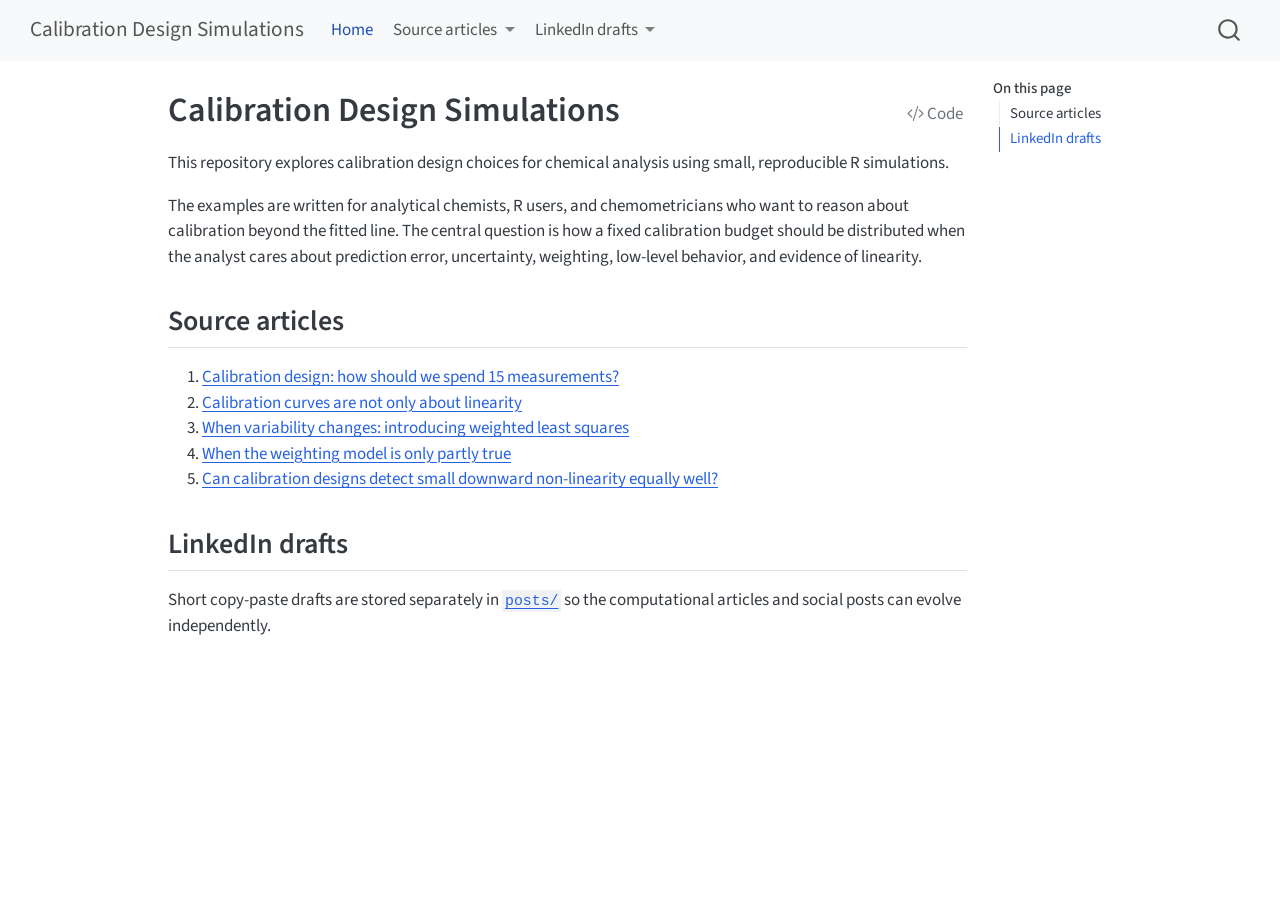
<file: index.html>
<!DOCTYPE html>
<html xmlns="http://www.w3.org/1999/xhtml" lang="en" xml:lang="en"><head>

<meta charset="utf-8">
<meta name="generator" content="quarto-1.9.38">

<meta name="viewport" content="width=device-width, initial-scale=1.0, user-scalable=yes">


<title>Calibration Design Simulations</title>
<style>
/* Default styles provided by pandoc.
** See https://pandoc.org/MANUAL.html#variables-for-html for config info.
*/
code{white-space: pre-wrap;}
span.smallcaps{font-variant: small-caps;}
div.columns{display: flex; gap: min(4vw, 1.5em);}
div.column{flex: auto; overflow-x: auto;}
div.hanging-indent{margin-left: 1.5em; text-indent: -1.5em;}
ul.task-list{list-style: none;}
ul.task-list li input[type="checkbox"] {
  width: 0.8em;
  margin: 0 0.8em 0.2em -1em; /* quarto-specific, see https://github.com/quarto-dev/quarto-cli/issues/4556 */ 
  vertical-align: middle;
}
/* CSS for syntax highlighting */
html { -webkit-text-size-adjust: 100%; }
pre > code.sourceCode { white-space: pre; position: relative; }
pre > code.sourceCode > span { display: inline-block; line-height: 1.25; }
pre > code.sourceCode > span:empty { height: 1.2em; }
.sourceCode { overflow: visible; }
code.sourceCode > span { color: inherit; text-decoration: inherit; }
div.sourceCode { margin: 1em 0; }
pre.sourceCode { margin: 0; }
@media screen {
div.sourceCode { overflow: auto; }
}
@media print {
pre > code.sourceCode { white-space: pre-wrap; }
pre > code.sourceCode > span { text-indent: -5em; padding-left: 5em; }
}
pre.numberSource code
  { counter-reset: source-line 0; }
pre.numberSource code > span
  { position: relative; left: -4em; counter-increment: source-line; }
pre.numberSource code > span > a:first-child::before
  { content: counter(source-line);
    position: relative; left: -1em; text-align: right; vertical-align: baseline;
    border: none; display: inline-block;
    -webkit-touch-callout: none; -webkit-user-select: none;
    -khtml-user-select: none; -moz-user-select: none;
    -ms-user-select: none; user-select: none;
    padding: 0 4px; width: 4em;
  }
pre.numberSource { margin-left: 3em;  padding-left: 4px; }
div.sourceCode
  {   }
@media screen {
pre > code.sourceCode > span > a:first-child::before { text-decoration: underline; }
}
</style>


<script src="site_libs/quarto-nav/quarto-nav.js"></script>
<script src="site_libs/quarto-nav/headroom.min.js"></script>
<script src="site_libs/clipboard/clipboard.min.js"></script>
<script src="site_libs/quarto-search/autocomplete.umd.js"></script>
<script src="site_libs/quarto-search/fuse.min.js"></script>
<script src="site_libs/quarto-search/quarto-search.js"></script>
<meta name="quarto:offset" content="./">
<script src="site_libs/quarto-html/quarto.js" type="module"></script>
<script src="site_libs/quarto-html/tabsets/tabsets.js" type="module"></script>
<script src="site_libs/quarto-html/popper.min.js"></script>
<script src="site_libs/quarto-html/tippy.umd.min.js"></script>
<script src="site_libs/quarto-html/anchor.min.js"></script>
<link href="site_libs/quarto-html/tippy.css" rel="stylesheet">
<link href="site_libs/quarto-html/quarto-syntax-highlighting-15634bcf2e68342d4ad2dfa704d543f6.css" rel="stylesheet" id="quarto-text-highlighting-styles">
<script src="site_libs/bootstrap/bootstrap.min.js"></script>
<link href="site_libs/bootstrap/bootstrap-icons.css" rel="stylesheet">
<link href="site_libs/bootstrap/bootstrap-615f3143734a539be9bcb7b2e9d311cb.min.css" rel="stylesheet" append-hash="true" id="quarto-bootstrap" data-mode="light">
<script id="quarto-search-options" type="application/json">{
  "location": "navbar",
  "copy-button": false,
  "collapse-after": 3,
  "panel-placement": "end",
  "type": "overlay",
  "limit": 50,
  "keyboard-shortcut": [
    "f",
    "/",
    "s"
  ],
  "show-item-context": false,
  "language": {
    "search-no-results-text": "No results",
    "search-matching-documents-text": "matching documents",
    "search-copy-link-title": "Copy link to search",
    "search-hide-matches-text": "Hide additional matches",
    "search-more-match-text": "more match in this document",
    "search-more-matches-text": "more matches in this document",
    "search-clear-button-title": "Clear",
    "search-text-placeholder": "",
    "search-detached-cancel-button-title": "Cancel",
    "search-submit-button-title": "Submit",
    "search-label": "Search"
  }
}</script>


</head>

<body class="nav-fixed quarto-light">

<div id="quarto-search-results"></div>
  <header id="quarto-header" class="headroom fixed-top">
    <nav class="navbar navbar-expand-lg " data-bs-theme="dark">
      <div class="navbar-container container-fluid">
      <div class="navbar-brand-container mx-auto">
    <a class="navbar-brand" href="./index.html">
    <span class="navbar-title">Calibration Design Simulations</span>
    </a>
  </div>
            <div id="quarto-search" class="" title="Search"></div>
          <button class="navbar-toggler" type="button" data-bs-toggle="collapse" data-bs-target="#navbarCollapse" aria-controls="navbarCollapse" role="menu" aria-expanded="false" aria-label="Toggle navigation" onclick="if (window.quartoToggleHeadroom) { window.quartoToggleHeadroom(); }">
  <span class="navbar-toggler-icon"></span>
</button>
          <div class="collapse navbar-collapse" id="navbarCollapse">
            <ul class="navbar-nav navbar-nav-scroll me-auto">
  <li class="nav-item">
    <a class="nav-link active" href="./index.html" aria-current="page"> 
<span class="menu-text">Home</span></a>
  </li>  
  <li class="nav-item dropdown ">
    <a class="nav-link dropdown-toggle" href="#" id="nav-menu-source-articles" role="link" data-bs-toggle="dropdown" aria-expanded="false">
 <span class="menu-text">Source articles</span>
    </a>
    <ul class="dropdown-menu" aria-labelledby="nav-menu-source-articles">    
        <li>
    <a class="dropdown-item" href="./scripts/01_point_distribution.html">
 <span class="dropdown-text">Calibration design</span></a>
  </li>  
        <li>
    <a class="dropdown-item" href="./scripts/02_heteroscedasticity.html">
 <span class="dropdown-text">Heteroscedasticity</span></a>
  </li>  
        <li>
    <a class="dropdown-item" href="./scripts/03_weighted_least_squares.html">
 <span class="dropdown-text">Weighted least squares</span></a>
  </li>  
        <li>
    <a class="dropdown-item" href="./scripts/04_loq_weight_mismatch.html">
 <span class="dropdown-text">LOQ weight mismatch</span></a>
  </li>  
        <li>
    <a class="dropdown-item" href="./scripts/05_nonlinearity_detection.html">
 <span class="dropdown-text">Downward non-linearity</span></a>
  </li>  
    </ul>
  </li>
  <li class="nav-item dropdown ">
    <a class="nav-link dropdown-toggle" href="#" id="nav-menu-linkedin-drafts" role="link" data-bs-toggle="dropdown" aria-expanded="false">
 <span class="menu-text">LinkedIn drafts</span>
    </a>
    <ul class="dropdown-menu" aria-labelledby="nav-menu-linkedin-drafts">    
        <li>
    <a class="dropdown-item" href="./posts/01_calibration_design_linkedin.html">
 <span class="dropdown-text">Post 01</span></a>
  </li>  
        <li>
    <a class="dropdown-item" href="./posts/02_heteroscedasticity_linkedin.html">
 <span class="dropdown-text">Post 02</span></a>
  </li>  
        <li>
    <a class="dropdown-item" href="./posts/03_weighted_least_squares_linkedin.html">
 <span class="dropdown-text">Post 03</span></a>
  </li>  
        <li>
    <a class="dropdown-item" href="./posts/04_loq_weight_mismatch_linkedin.html">
 <span class="dropdown-text">Post 04</span></a>
  </li>  
        <li>
    <a class="dropdown-item" href="./posts/05_nonlinearity_detection_linkedin.html">
 <span class="dropdown-text">Post 05</span></a>
  </li>  
    </ul>
  </li>
</ul>
          </div> <!-- /navcollapse -->
            <div class="quarto-navbar-tools">
</div>
      </div> <!-- /container-fluid -->
    </nav>
</header>
<!-- content -->
<div id="quarto-content" class="quarto-container page-columns page-rows-contents page-layout-article page-navbar">
<!-- sidebar -->
<!-- margin-sidebar -->
    <div id="quarto-margin-sidebar" class="sidebar margin-sidebar">
        <nav id="TOC" role="doc-toc" class="toc-active">
    <h2 id="toc-title">On this page</h2>
   
  <ul>
  <li><a href="#source-articles" id="toc-source-articles" class="nav-link active" data-scroll-target="#source-articles">Source articles</a></li>
  <li><a href="#linkedin-drafts" id="toc-linkedin-drafts" class="nav-link" data-scroll-target="#linkedin-drafts">LinkedIn drafts</a></li>
  </ul>
</nav>
    </div>
<!-- main -->
<main class="content" id="quarto-document-content">

<header id="title-block-header" class="quarto-title-block default">
<div class="quarto-title">
<div class="quarto-title-block"><div><h1 class="title">Calibration Design Simulations</h1><button type="button" class="btn code-tools-button" id="quarto-code-tools-source"><i class="bi"></i> Code</button></div></div>
</div>



<div class="quarto-title-meta">

    
  
    
  </div>
  


</header>


<p>This repository explores calibration design choices for chemical analysis using small, reproducible R simulations.</p>
<p>The examples are written for analytical chemists, R users, and chemometricians who want to reason about calibration beyond the fitted line. The central question is how a fixed calibration budget should be distributed when the analyst cares about prediction error, uncertainty, weighting, low-level behavior, and evidence of linearity.</p>
<section id="source-articles" class="level2">
<h2 class="anchored" data-anchor-id="source-articles">Source articles</h2>
<ol type="1">
<li><a href="./scripts/01_point_distribution.html">Calibration design: how should we spend 15 measurements?</a></li>
<li><a href="./scripts/02_heteroscedasticity.html">Calibration curves are not only about linearity</a></li>
<li><a href="./scripts/03_weighted_least_squares.html">When variability changes: introducing weighted least squares</a></li>
<li><a href="./scripts/04_loq_weight_mismatch.html">When the weighting model is only partly true</a></li>
<li><a href="./scripts/05_nonlinearity_detection.html">Can calibration designs detect small downward non-linearity equally well?</a></li>
</ol>
</section>
<section id="linkedin-drafts" class="level2">
<h2 class="anchored" data-anchor-id="linkedin-drafts">LinkedIn drafts</h2>
<p>Short copy-paste drafts are stored separately in <a href="posts/"><code>posts/</code></a> so the computational articles and social posts can evolve independently.</p>


<!-- -->

</section>

</main> <!-- /main -->
<script id="quarto-html-after-body" type="application/javascript">
  window.document.addEventListener("DOMContentLoaded", function (event) {
    const icon = "";
    const anchorJS = new window.AnchorJS();
    anchorJS.options = {
      placement: 'right',
      icon: icon
    };
    anchorJS.add('.anchored');
    const isCodeAnnotation = (el) => {
      for (const clz of el.classList) {
        if (clz.startsWith('code-annotation-')) {                     
          return true;
        }
      }
      return false;
    }
    const onCopySuccess = function(e) {
      // button target
      const button = e.trigger;
      // don't keep focus
      button.blur();
      // flash "checked"
      button.classList.add('code-copy-button-checked');
      var currentTitle = button.getAttribute("title");
      button.setAttribute("title", "Copied!");
      let tooltip;
      if (window.bootstrap) {
        button.setAttribute("data-bs-toggle", "tooltip");
        button.setAttribute("data-bs-placement", "left");
        button.setAttribute("data-bs-title", "Copied!");
        tooltip = new bootstrap.Tooltip(button, 
          { trigger: "manual", 
            customClass: "code-copy-button-tooltip",
            offset: [0, -8]});
        tooltip.show();    
      }
      setTimeout(function() {
        if (tooltip) {
          tooltip.hide();
          button.removeAttribute("data-bs-title");
          button.removeAttribute("data-bs-toggle");
          button.removeAttribute("data-bs-placement");
        }
        button.setAttribute("title", currentTitle);
        button.classList.remove('code-copy-button-checked');
      }, 1000);
      // clear code selection
      e.clearSelection();
    }
    const getTextToCopy = function(trigger) {
      const outerScaffold = trigger.parentElement.cloneNode(true);
      const codeEl = outerScaffold.querySelector('code');
      for (const childEl of codeEl.children) {
        if (isCodeAnnotation(childEl)) {
          childEl.remove();
        }
      }
      return codeEl.innerText;
    }
    const clipboard = new window.ClipboardJS('.code-copy-button:not([data-in-quarto-modal])', {
      text: getTextToCopy
    });
    clipboard.on('success', onCopySuccess);
    if (window.document.getElementById('quarto-embedded-source-code-modal')) {
      const clipboardModal = new window.ClipboardJS('.code-copy-button[data-in-quarto-modal]', {
        text: getTextToCopy,
        container: window.document.getElementById('quarto-embedded-source-code-modal')
      });
      clipboardModal.on('success', onCopySuccess);
    }
    const viewSource = window.document.getElementById('quarto-view-source') ||
                       window.document.getElementById('quarto-code-tools-source');
    if (viewSource) {
      const sourceUrl = viewSource.getAttribute("data-quarto-source-url");
      viewSource.addEventListener("click", function(e) {
        if (sourceUrl) {
          // rstudio viewer pane
          if (/\bcapabilities=\b/.test(window.location)) {
            window.open(sourceUrl);
          } else {
            window.location.href = sourceUrl;
          }
        } else {
          const modal = new bootstrap.Modal(document.getElementById('quarto-embedded-source-code-modal'));
          modal.show();
        }
        return false;
      });
    }
    function toggleCodeHandler(show) {
      return function(e) {
        const detailsSrc = window.document.querySelectorAll(".cell > details > .sourceCode");
        for (let i=0; i<detailsSrc.length; i++) {
          const details = detailsSrc[i].parentElement;
          if (show) {
            details.open = true;
          } else {
            details.removeAttribute("open");
          }
        }
        const cellCodeDivs = window.document.querySelectorAll(".cell > .sourceCode");
        const fromCls = show ? "hidden" : "unhidden";
        const toCls = show ? "unhidden" : "hidden";
        for (let i=0; i<cellCodeDivs.length; i++) {
          const codeDiv = cellCodeDivs[i];
          if (codeDiv.classList.contains(fromCls)) {
            codeDiv.classList.remove(fromCls);
            codeDiv.classList.add(toCls);
          } 
        }
        return false;
      }
    }
    const hideAllCode = window.document.getElementById("quarto-hide-all-code");
    if (hideAllCode) {
      hideAllCode.addEventListener("click", toggleCodeHandler(false));
    }
    const showAllCode = window.document.getElementById("quarto-show-all-code");
    if (showAllCode) {
      showAllCode.addEventListener("click", toggleCodeHandler(true));
    }
      var localhostRegex = new RegExp(/^(?:http|https):\/\/localhost\:?[0-9]*\//);
      var mailtoRegex = new RegExp(/^mailto:/);
        var filterRegex = new RegExp('/' + window.location.host + '/');
      var isInternal = (href) => {
          return filterRegex.test(href) || localhostRegex.test(href) || mailtoRegex.test(href);
      }
      // Inspect non-navigation links and adorn them if external
     var links = window.document.querySelectorAll('a[href]:not(.nav-link):not(.navbar-brand):not(.toc-action):not(.sidebar-link):not(.sidebar-item-toggle):not(.pagination-link):not(.no-external):not([aria-hidden]):not(.dropdown-item):not(.quarto-navigation-tool):not(.about-link)');
      for (var i=0; i<links.length; i++) {
        const link = links[i];
        if (!isInternal(link.href)) {
          // undo the damage that might have been done by quarto-nav.js in the case of
          // links that we want to consider external
          if (link.dataset.originalHref !== undefined) {
            link.href = link.dataset.originalHref;
          }
        }
      }
    function tippyHover(el, contentFn, onTriggerFn, onUntriggerFn) {
      const config = {
        allowHTML: true,
        maxWidth: 500,
        delay: 100,
        arrow: false,
        appendTo: function(el) {
            return el.parentElement;
        },
        interactive: true,
        interactiveBorder: 10,
        theme: 'quarto',
        placement: 'bottom-start',
      };
      if (contentFn) {
        config.content = contentFn;
      }
      if (onTriggerFn) {
        config.onTrigger = onTriggerFn;
      }
      if (onUntriggerFn) {
        config.onUntrigger = onUntriggerFn;
      }
      window.tippy(el, config); 
    }
    const noterefs = window.document.querySelectorAll('a[role="doc-noteref"]');
    for (var i=0; i<noterefs.length; i++) {
      const ref = noterefs[i];
      tippyHover(ref, function() {
        // use id or data attribute instead here
        let href = ref.getAttribute('data-footnote-href') || ref.getAttribute('href');
        try { href = new URL(href).hash; } catch {}
        const id = href.replace(/^#\/?/, "");
        const note = window.document.getElementById(id);
        if (note) {
          return note.innerHTML;
        } else {
          return "";
        }
      });
    }
    const xrefs = window.document.querySelectorAll('a.quarto-xref');
    const processXRef = (id, note) => {
      // Strip column container classes
      const stripColumnClz = (el) => {
        el.classList.remove("page-full", "page-columns");
        if (el.children) {
          for (const child of el.children) {
            stripColumnClz(child);
          }
        }
      }
      stripColumnClz(note)
      if (id === null || id.startsWith('sec-')) {
        // Special case sections, only their first couple elements
        const container = document.createElement("div");
        if (note.children && note.children.length > 2) {
          container.appendChild(note.children[0].cloneNode(true));
          for (let i = 1; i < note.children.length; i++) {
            const child = note.children[i];
            if (child.tagName === "P" && child.innerText === "") {
              continue;
            } else {
              container.appendChild(child.cloneNode(true));
              break;
            }
          }
          if (window.Quarto?.typesetMath) {
            window.Quarto.typesetMath(container);
          }
          return container.innerHTML
        } else {
          if (window.Quarto?.typesetMath) {
            window.Quarto.typesetMath(note);
          }
          return note.innerHTML;
        }
      } else {
        // Remove any anchor links if they are present
        const anchorLink = note.querySelector('a.anchorjs-link');
        if (anchorLink) {
          anchorLink.remove();
        }
        if (window.Quarto?.typesetMath) {
          window.Quarto.typesetMath(note);
        }
        if (note.classList.contains("callout")) {
          return note.outerHTML;
        } else {
          return note.innerHTML;
        }
      }
    }
    for (var i=0; i<xrefs.length; i++) {
      const xref = xrefs[i];
      tippyHover(xref, undefined, function(instance) {
        instance.disable();
        let url = xref.getAttribute('href');
        let hash = undefined; 
        if (url.startsWith('#')) {
          hash = url;
        } else {
          try { hash = new URL(url).hash; } catch {}
        }
        if (hash) {
          const id = hash.replace(/^#\/?/, "");
          const note = window.document.getElementById(id);
          if (note !== null) {
            try {
              const html = processXRef(id, note.cloneNode(true));
              instance.setContent(html);
            } finally {
              instance.enable();
              instance.show();
            }
          } else {
            // See if we can fetch this
            fetch(url.split('#')[0])
            .then(res => res.text())
            .then(html => {
              const parser = new DOMParser();
              const htmlDoc = parser.parseFromString(html, "text/html");
              const note = htmlDoc.getElementById(id);
              if (note !== null) {
                const html = processXRef(id, note);
                instance.setContent(html);
              } 
            }).finally(() => {
              instance.enable();
              instance.show();
            });
          }
        } else {
          // See if we can fetch a full url (with no hash to target)
          // This is a special case and we should probably do some content thinning / targeting
          fetch(url)
          .then(res => res.text())
          .then(html => {
            const parser = new DOMParser();
            const htmlDoc = parser.parseFromString(html, "text/html");
            const note = htmlDoc.querySelector('main.content');
            if (note !== null) {
              // This should only happen for chapter cross references
              // (since there is no id in the URL)
              // remove the first header
              if (note.children.length > 0 && note.children[0].tagName === "HEADER") {
                note.children[0].remove();
              }
              const html = processXRef(null, note);
              instance.setContent(html);
            } 
          }).finally(() => {
            instance.enable();
            instance.show();
          });
        }
      }, function(instance) {
      });
    }
        let selectedAnnoteEl;
        const selectorForAnnotation = ( cell, annotation) => {
          let cellAttr = 'data-code-cell="' + cell + '"';
          let lineAttr = 'data-code-annotation="' +  annotation + '"';
          const selector = 'span[' + cellAttr + '][' + lineAttr + ']';
          return selector;
        }
        const selectCodeLines = (annoteEl) => {
          const doc = window.document;
          const targetCell = annoteEl.getAttribute("data-target-cell");
          const targetAnnotation = annoteEl.getAttribute("data-target-annotation");
          const annoteSpan = window.document.querySelector(selectorForAnnotation(targetCell, targetAnnotation));
          const lines = annoteSpan.getAttribute("data-code-lines").split(",");
          const lineIds = lines.map((line) => {
            return targetCell + "-" + line;
          })
          let top = null;
          let height = null;
          let parent = null;
          if (lineIds.length > 0) {
              //compute the position of the single el (top and bottom and make a div)
              const el = window.document.getElementById(lineIds[0]);
              top = el.offsetTop;
              height = el.offsetHeight;
              parent = el.parentElement.parentElement;
            if (lineIds.length > 1) {
              const lastEl = window.document.getElementById(lineIds[lineIds.length - 1]);
              const bottom = lastEl.offsetTop + lastEl.offsetHeight;
              height = bottom - top;
            }
            if (top !== null && height !== null && parent !== null) {
              // cook up a div (if necessary) and position it 
              let div = window.document.getElementById("code-annotation-line-highlight");
              if (div === null) {
                div = window.document.createElement("div");
                div.setAttribute("id", "code-annotation-line-highlight");
                div.style.position = 'absolute';
                parent.appendChild(div);
              }
              div.style.top = top - 2 + "px";
              div.style.height = height + 4 + "px";
              div.style.left = 0;
              let gutterDiv = window.document.getElementById("code-annotation-line-highlight-gutter");
              if (gutterDiv === null) {
                gutterDiv = window.document.createElement("div");
                gutterDiv.setAttribute("id", "code-annotation-line-highlight-gutter");
                gutterDiv.style.position = 'absolute';
                const codeCell = window.document.getElementById(targetCell);
                const gutter = codeCell.querySelector('.code-annotation-gutter');
                gutter.appendChild(gutterDiv);
              }
              gutterDiv.style.top = top - 2 + "px";
              gutterDiv.style.height = height + 4 + "px";
            }
            selectedAnnoteEl = annoteEl;
          }
        };
        const unselectCodeLines = () => {
          const elementsIds = ["code-annotation-line-highlight", "code-annotation-line-highlight-gutter"];
          elementsIds.forEach((elId) => {
            const div = window.document.getElementById(elId);
            if (div) {
              div.remove();
            }
          });
          selectedAnnoteEl = undefined;
        };
          // Handle positioning of the toggle
      window.addEventListener(
        "resize",
        throttle(() => {
          elRect = undefined;
          if (selectedAnnoteEl) {
            selectCodeLines(selectedAnnoteEl);
          }
        }, 10)
      );
      function throttle(fn, ms) {
      let throttle = false;
      let timer;
        return (...args) => {
          if(!throttle) { // first call gets through
              fn.apply(this, args);
              throttle = true;
          } else { // all the others get throttled
              if(timer) clearTimeout(timer); // cancel #2
              timer = setTimeout(() => {
                fn.apply(this, args);
                timer = throttle = false;
              }, ms);
          }
        };
      }
        // Attach click handler to the DT
        const annoteDls = window.document.querySelectorAll('dt[data-target-cell]');
        for (const annoteDlNode of annoteDls) {
          annoteDlNode.addEventListener('click', (event) => {
            const clickedEl = event.target;
            if (clickedEl !== selectedAnnoteEl) {
              unselectCodeLines();
              const activeEl = window.document.querySelector('dt[data-target-cell].code-annotation-active');
              if (activeEl) {
                activeEl.classList.remove('code-annotation-active');
              }
              selectCodeLines(clickedEl);
              clickedEl.classList.add('code-annotation-active');
            } else {
              // Unselect the line
              unselectCodeLines();
              clickedEl.classList.remove('code-annotation-active');
            }
          });
        }
    const findCites = (el) => {
      const parentEl = el.parentElement;
      if (parentEl) {
        const cites = parentEl.dataset.cites;
        if (cites) {
          return {
            el,
            cites: cites.split(' ')
          };
        } else {
          return findCites(el.parentElement)
        }
      } else {
        return undefined;
      }
    };
    var bibliorefs = window.document.querySelectorAll('a[role="doc-biblioref"]');
    for (var i=0; i<bibliorefs.length; i++) {
      const ref = bibliorefs[i];
      const citeInfo = findCites(ref);
      if (citeInfo) {
        tippyHover(citeInfo.el, function() {
          var popup = window.document.createElement('div');
          citeInfo.cites.forEach(function(cite) {
            var citeDiv = window.document.createElement('div');
            citeDiv.classList.add('hanging-indent');
            citeDiv.classList.add('csl-entry');
            var biblioDiv = window.document.getElementById('ref-' + cite);
            if (biblioDiv) {
              citeDiv.innerHTML = biblioDiv.innerHTML;
            }
            popup.appendChild(citeDiv);
          });
          return popup.innerHTML;
        });
      }
    }
  });
  </script><div class="modal fade" id="quarto-embedded-source-code-modal" tabindex="-1" aria-labelledby="quarto-embedded-source-code-modal-label" aria-hidden="true"><div class="modal-dialog modal-dialog-scrollable"><div class="modal-content"><div class="modal-header"><h5 class="modal-title" id="quarto-embedded-source-code-modal-label">Source Code</h5><button class="btn-close" data-bs-dismiss="modal"></button></div><div class="modal-body"><div class="">
<div class="code-copy-outer-scaffold"><div class="sourceCode" id="cb1" data-shortcodes="false"><pre class="sourceCode markdown code-with-copy"><code class="sourceCode markdown"><span id="cb1-1"><a href="#cb1-1" aria-hidden="true" tabindex="-1"></a><span class="co">---</span></span>
<span id="cb1-2"><a href="#cb1-2" aria-hidden="true" tabindex="-1"></a><span class="an">title:</span><span class="co"> "Calibration Design Simulations"</span></span>
<span id="cb1-3"><a href="#cb1-3" aria-hidden="true" tabindex="-1"></a><span class="an">format:</span><span class="co"> html</span></span>
<span id="cb1-4"><a href="#cb1-4" aria-hidden="true" tabindex="-1"></a><span class="co">---</span></span>
<span id="cb1-5"><a href="#cb1-5" aria-hidden="true" tabindex="-1"></a></span>
<span id="cb1-6"><a href="#cb1-6" aria-hidden="true" tabindex="-1"></a>This repository explores calibration design choices for chemical analysis using small, reproducible R simulations.</span>
<span id="cb1-7"><a href="#cb1-7" aria-hidden="true" tabindex="-1"></a></span>
<span id="cb1-8"><a href="#cb1-8" aria-hidden="true" tabindex="-1"></a>The examples are written for analytical chemists, R users, and chemometricians who want to reason about calibration beyond the fitted line. The central question is how a fixed calibration budget should be distributed when the analyst cares about prediction error, uncertainty, weighting, low-level behavior, and evidence of linearity.</span>
<span id="cb1-9"><a href="#cb1-9" aria-hidden="true" tabindex="-1"></a></span>
<span id="cb1-10"><a href="#cb1-10" aria-hidden="true" tabindex="-1"></a><span class="fu">## Source articles</span></span>
<span id="cb1-11"><a href="#cb1-11" aria-hidden="true" tabindex="-1"></a></span>
<span id="cb1-12"><a href="#cb1-12" aria-hidden="true" tabindex="-1"></a><span class="ss">1. </span><span class="co">[</span><span class="ot">Calibration design: how should we spend 15 measurements?</span><span class="co">](scripts/01_point_distribution.qmd)</span></span>
<span id="cb1-13"><a href="#cb1-13" aria-hidden="true" tabindex="-1"></a><span class="ss">2. </span><span class="co">[</span><span class="ot">Calibration curves are not only about linearity</span><span class="co">](scripts/02_heteroscedasticity.qmd)</span></span>
<span id="cb1-14"><a href="#cb1-14" aria-hidden="true" tabindex="-1"></a><span class="ss">3. </span><span class="co">[</span><span class="ot">When variability changes: introducing weighted least squares</span><span class="co">](scripts/03_weighted_least_squares.qmd)</span></span>
<span id="cb1-15"><a href="#cb1-15" aria-hidden="true" tabindex="-1"></a><span class="ss">4. </span><span class="co">[</span><span class="ot">When the weighting model is only partly true</span><span class="co">](scripts/04_loq_weight_mismatch.qmd)</span></span>
<span id="cb1-16"><a href="#cb1-16" aria-hidden="true" tabindex="-1"></a><span class="ss">5. </span><span class="co">[</span><span class="ot">Can calibration designs detect small downward non-linearity equally well?</span><span class="co">](scripts/05_nonlinearity_detection.qmd)</span></span>
<span id="cb1-17"><a href="#cb1-17" aria-hidden="true" tabindex="-1"></a></span>
<span id="cb1-18"><a href="#cb1-18" aria-hidden="true" tabindex="-1"></a><span class="fu">## LinkedIn drafts</span></span>
<span id="cb1-19"><a href="#cb1-19" aria-hidden="true" tabindex="-1"></a></span>
<span id="cb1-20"><a href="#cb1-20" aria-hidden="true" tabindex="-1"></a>Short copy-paste drafts are stored separately in <span class="co">[</span><span class="ot">`posts/`</span><span class="co">](posts/)</span> so the computational articles and social posts can evolve independently.</span></code></pre></div><button title="Copy to Clipboard" class="code-copy-button" data-in-quarto-modal=""><i class="bi"></i></button></div>
</div></div></div></div></div>
</div> <!-- /content -->




</body></html>
</file>
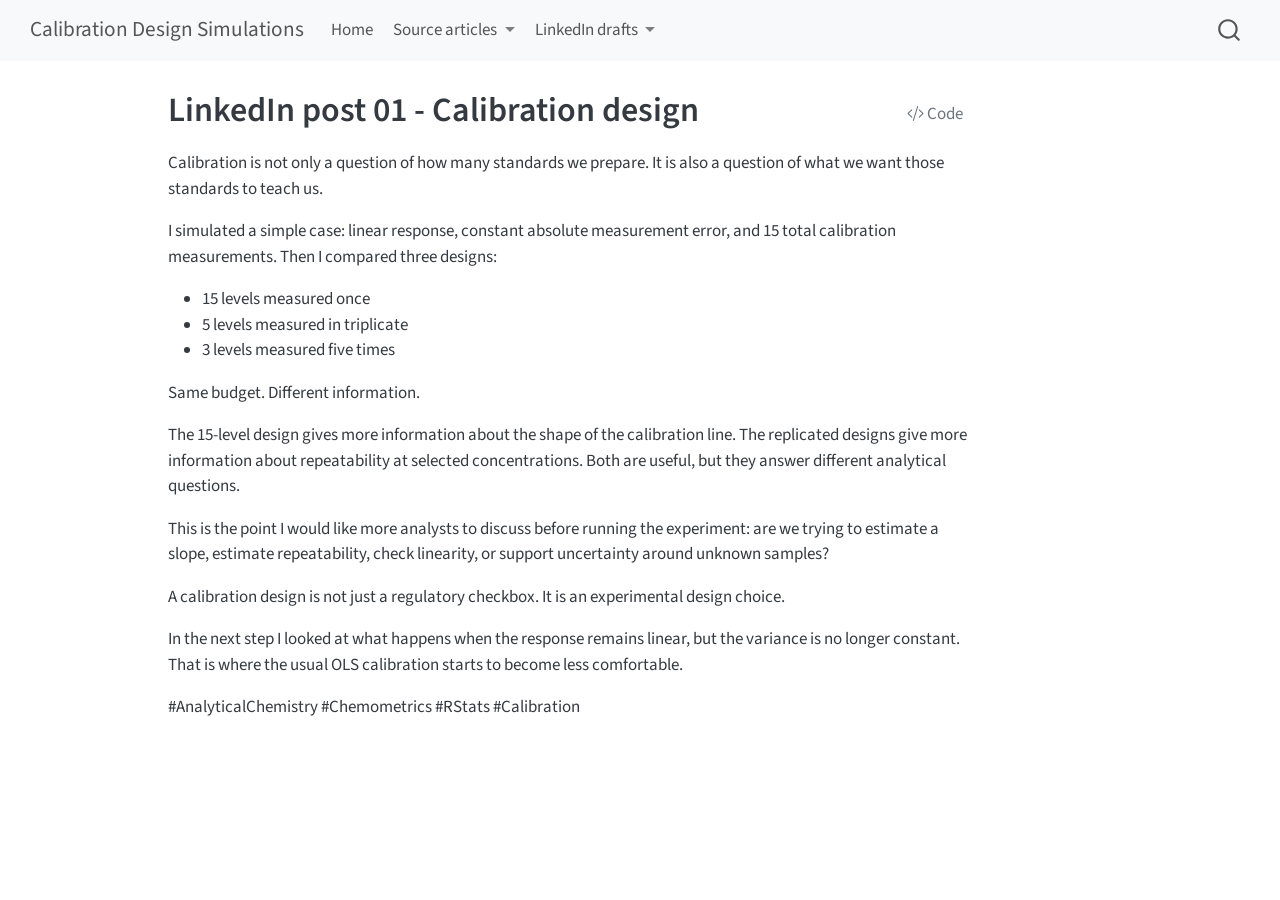
<file: posts/01_calibration_design_linkedin.html>
<!DOCTYPE html>
<html xmlns="http://www.w3.org/1999/xhtml" lang="en" xml:lang="en"><head>

<meta charset="utf-8">
<meta name="generator" content="quarto-1.9.38">

<meta name="viewport" content="width=device-width, initial-scale=1.0, user-scalable=yes">


<title>LinkedIn post 01 - Calibration design – Calibration Design Simulations</title>
<style>
/* Default styles provided by pandoc.
** See https://pandoc.org/MANUAL.html#variables-for-html for config info.
*/
code{white-space: pre-wrap;}
span.smallcaps{font-variant: small-caps;}
div.columns{display: flex; gap: min(4vw, 1.5em);}
div.column{flex: auto; overflow-x: auto;}
div.hanging-indent{margin-left: 1.5em; text-indent: -1.5em;}
ul.task-list{list-style: none;}
ul.task-list li input[type="checkbox"] {
  width: 0.8em;
  margin: 0 0.8em 0.2em -1em; /* quarto-specific, see https://github.com/quarto-dev/quarto-cli/issues/4556 */ 
  vertical-align: middle;
}
/* CSS for syntax highlighting */
html { -webkit-text-size-adjust: 100%; }
pre > code.sourceCode { white-space: pre; position: relative; }
pre > code.sourceCode > span { display: inline-block; line-height: 1.25; }
pre > code.sourceCode > span:empty { height: 1.2em; }
.sourceCode { overflow: visible; }
code.sourceCode > span { color: inherit; text-decoration: inherit; }
div.sourceCode { margin: 1em 0; }
pre.sourceCode { margin: 0; }
@media screen {
div.sourceCode { overflow: auto; }
}
@media print {
pre > code.sourceCode { white-space: pre-wrap; }
pre > code.sourceCode > span { text-indent: -5em; padding-left: 5em; }
}
pre.numberSource code
  { counter-reset: source-line 0; }
pre.numberSource code > span
  { position: relative; left: -4em; counter-increment: source-line; }
pre.numberSource code > span > a:first-child::before
  { content: counter(source-line);
    position: relative; left: -1em; text-align: right; vertical-align: baseline;
    border: none; display: inline-block;
    -webkit-touch-callout: none; -webkit-user-select: none;
    -khtml-user-select: none; -moz-user-select: none;
    -ms-user-select: none; user-select: none;
    padding: 0 4px; width: 4em;
  }
pre.numberSource { margin-left: 3em;  padding-left: 4px; }
div.sourceCode
  {   }
@media screen {
pre > code.sourceCode > span > a:first-child::before { text-decoration: underline; }
}
</style>


<script src="../site_libs/quarto-nav/quarto-nav.js"></script>
<script src="../site_libs/quarto-nav/headroom.min.js"></script>
<script src="../site_libs/clipboard/clipboard.min.js"></script>
<script src="../site_libs/quarto-search/autocomplete.umd.js"></script>
<script src="../site_libs/quarto-search/fuse.min.js"></script>
<script src="../site_libs/quarto-search/quarto-search.js"></script>
<meta name="quarto:offset" content="../">
<script src="../site_libs/quarto-html/quarto.js" type="module"></script>
<script src="../site_libs/quarto-html/tabsets/tabsets.js" type="module"></script>
<script src="../site_libs/quarto-html/popper.min.js"></script>
<script src="../site_libs/quarto-html/tippy.umd.min.js"></script>
<script src="../site_libs/quarto-html/anchor.min.js"></script>
<link href="../site_libs/quarto-html/tippy.css" rel="stylesheet">
<link href="../site_libs/quarto-html/quarto-syntax-highlighting-15634bcf2e68342d4ad2dfa704d543f6.css" rel="stylesheet" id="quarto-text-highlighting-styles">
<script src="../site_libs/bootstrap/bootstrap.min.js"></script>
<link href="../site_libs/bootstrap/bootstrap-icons.css" rel="stylesheet">
<link href="../site_libs/bootstrap/bootstrap-615f3143734a539be9bcb7b2e9d311cb.min.css" rel="stylesheet" append-hash="true" id="quarto-bootstrap" data-mode="light">
<script id="quarto-search-options" type="application/json">{
  "location": "navbar",
  "copy-button": false,
  "collapse-after": 3,
  "panel-placement": "end",
  "type": "overlay",
  "limit": 50,
  "keyboard-shortcut": [
    "f",
    "/",
    "s"
  ],
  "show-item-context": false,
  "language": {
    "search-no-results-text": "No results",
    "search-matching-documents-text": "matching documents",
    "search-copy-link-title": "Copy link to search",
    "search-hide-matches-text": "Hide additional matches",
    "search-more-match-text": "more match in this document",
    "search-more-matches-text": "more matches in this document",
    "search-clear-button-title": "Clear",
    "search-text-placeholder": "",
    "search-detached-cancel-button-title": "Cancel",
    "search-submit-button-title": "Submit",
    "search-label": "Search"
  }
}</script>


</head>

<body class="nav-fixed quarto-light">

<div id="quarto-search-results"></div>
  <header id="quarto-header" class="headroom fixed-top">
    <nav class="navbar navbar-expand-lg " data-bs-theme="dark">
      <div class="navbar-container container-fluid">
      <div class="navbar-brand-container mx-auto">
    <a class="navbar-brand" href="../index.html">
    <span class="navbar-title">Calibration Design Simulations</span>
    </a>
  </div>
            <div id="quarto-search" class="" title="Search"></div>
          <button class="navbar-toggler" type="button" data-bs-toggle="collapse" data-bs-target="#navbarCollapse" aria-controls="navbarCollapse" role="menu" aria-expanded="false" aria-label="Toggle navigation" onclick="if (window.quartoToggleHeadroom) { window.quartoToggleHeadroom(); }">
  <span class="navbar-toggler-icon"></span>
</button>
          <div class="collapse navbar-collapse" id="navbarCollapse">
            <ul class="navbar-nav navbar-nav-scroll me-auto">
  <li class="nav-item">
    <a class="nav-link" href="../index.html"> 
<span class="menu-text">Home</span></a>
  </li>  
  <li class="nav-item dropdown ">
    <a class="nav-link dropdown-toggle" href="#" id="nav-menu-source-articles" role="link" data-bs-toggle="dropdown" aria-expanded="false">
 <span class="menu-text">Source articles</span>
    </a>
    <ul class="dropdown-menu" aria-labelledby="nav-menu-source-articles">    
        <li>
    <a class="dropdown-item" href="../scripts/01_point_distribution.html">
 <span class="dropdown-text">Calibration design</span></a>
  </li>  
        <li>
    <a class="dropdown-item" href="../scripts/02_heteroscedasticity.html">
 <span class="dropdown-text">Heteroscedasticity</span></a>
  </li>  
        <li>
    <a class="dropdown-item" href="../scripts/03_weighted_least_squares.html">
 <span class="dropdown-text">Weighted least squares</span></a>
  </li>  
        <li>
    <a class="dropdown-item" href="../scripts/04_loq_weight_mismatch.html">
 <span class="dropdown-text">LOQ weight mismatch</span></a>
  </li>  
        <li>
    <a class="dropdown-item" href="../scripts/05_nonlinearity_detection.html">
 <span class="dropdown-text">Downward non-linearity</span></a>
  </li>  
    </ul>
  </li>
  <li class="nav-item dropdown ">
    <a class="nav-link dropdown-toggle" href="#" id="nav-menu-linkedin-drafts" role="link" data-bs-toggle="dropdown" aria-expanded="false">
 <span class="menu-text">LinkedIn drafts</span>
    </a>
    <ul class="dropdown-menu" aria-labelledby="nav-menu-linkedin-drafts">    
        <li>
    <a class="dropdown-item" href="../posts/01_calibration_design_linkedin.html">
 <span class="dropdown-text">Post 01</span></a>
  </li>  
        <li>
    <a class="dropdown-item" href="../posts/02_heteroscedasticity_linkedin.html">
 <span class="dropdown-text">Post 02</span></a>
  </li>  
        <li>
    <a class="dropdown-item" href="../posts/03_weighted_least_squares_linkedin.html">
 <span class="dropdown-text">Post 03</span></a>
  </li>  
        <li>
    <a class="dropdown-item" href="../posts/04_loq_weight_mismatch_linkedin.html">
 <span class="dropdown-text">Post 04</span></a>
  </li>  
        <li>
    <a class="dropdown-item" href="../posts/05_nonlinearity_detection_linkedin.html">
 <span class="dropdown-text">Post 05</span></a>
  </li>  
    </ul>
  </li>
</ul>
          </div> <!-- /navcollapse -->
            <div class="quarto-navbar-tools">
</div>
      </div> <!-- /container-fluid -->
    </nav>
</header>
<!-- content -->
<div id="quarto-content" class="quarto-container page-columns page-rows-contents page-layout-article page-navbar">
<!-- sidebar -->
<!-- margin-sidebar -->
    <div id="quarto-margin-sidebar" class="sidebar margin-sidebar zindex-bottom">
        
    </div>
<!-- main -->
<main class="content" id="quarto-document-content">

<header id="title-block-header" class="quarto-title-block default">
<div class="quarto-title">
<div class="quarto-title-block"><div><h1 class="title">LinkedIn post 01 - Calibration design</h1><button type="button" class="btn code-tools-button" id="quarto-code-tools-source"><i class="bi"></i> Code</button></div></div>
</div>



<div class="quarto-title-meta">

    
  
    
  </div>
  


</header>


<p>Calibration is not only a question of how many standards we prepare. It is also a question of what we want those standards to teach us.</p>
<p>I simulated a simple case: linear response, constant absolute measurement error, and 15 total calibration measurements. Then I compared three designs:</p>
<ul>
<li>15 levels measured once</li>
<li>5 levels measured in triplicate</li>
<li>3 levels measured five times</li>
</ul>
<p>Same budget. Different information.</p>
<p>The 15-level design gives more information about the shape of the calibration line. The replicated designs give more information about repeatability at selected concentrations. Both are useful, but they answer different analytical questions.</p>
<p>This is the point I would like more analysts to discuss before running the experiment: are we trying to estimate a slope, estimate repeatability, check linearity, or support uncertainty around unknown samples?</p>
<p>A calibration design is not just a regulatory checkbox. It is an experimental design choice.</p>
<p>In the next step I looked at what happens when the response remains linear, but the variance is no longer constant. That is where the usual OLS calibration starts to become less comfortable.</p>
<p>#AnalyticalChemistry #Chemometrics #RStats #Calibration</p>


<!-- -->


</main> <!-- /main -->
<script id="quarto-html-after-body" type="application/javascript">
  window.document.addEventListener("DOMContentLoaded", function (event) {
    const icon = "";
    const anchorJS = new window.AnchorJS();
    anchorJS.options = {
      placement: 'right',
      icon: icon
    };
    anchorJS.add('.anchored');
    const isCodeAnnotation = (el) => {
      for (const clz of el.classList) {
        if (clz.startsWith('code-annotation-')) {                     
          return true;
        }
      }
      return false;
    }
    const onCopySuccess = function(e) {
      // button target
      const button = e.trigger;
      // don't keep focus
      button.blur();
      // flash "checked"
      button.classList.add('code-copy-button-checked');
      var currentTitle = button.getAttribute("title");
      button.setAttribute("title", "Copied!");
      let tooltip;
      if (window.bootstrap) {
        button.setAttribute("data-bs-toggle", "tooltip");
        button.setAttribute("data-bs-placement", "left");
        button.setAttribute("data-bs-title", "Copied!");
        tooltip = new bootstrap.Tooltip(button, 
          { trigger: "manual", 
            customClass: "code-copy-button-tooltip",
            offset: [0, -8]});
        tooltip.show();    
      }
      setTimeout(function() {
        if (tooltip) {
          tooltip.hide();
          button.removeAttribute("data-bs-title");
          button.removeAttribute("data-bs-toggle");
          button.removeAttribute("data-bs-placement");
        }
        button.setAttribute("title", currentTitle);
        button.classList.remove('code-copy-button-checked');
      }, 1000);
      // clear code selection
      e.clearSelection();
    }
    const getTextToCopy = function(trigger) {
      const outerScaffold = trigger.parentElement.cloneNode(true);
      const codeEl = outerScaffold.querySelector('code');
      for (const childEl of codeEl.children) {
        if (isCodeAnnotation(childEl)) {
          childEl.remove();
        }
      }
      return codeEl.innerText;
    }
    const clipboard = new window.ClipboardJS('.code-copy-button:not([data-in-quarto-modal])', {
      text: getTextToCopy
    });
    clipboard.on('success', onCopySuccess);
    if (window.document.getElementById('quarto-embedded-source-code-modal')) {
      const clipboardModal = new window.ClipboardJS('.code-copy-button[data-in-quarto-modal]', {
        text: getTextToCopy,
        container: window.document.getElementById('quarto-embedded-source-code-modal')
      });
      clipboardModal.on('success', onCopySuccess);
    }
    const viewSource = window.document.getElementById('quarto-view-source') ||
                       window.document.getElementById('quarto-code-tools-source');
    if (viewSource) {
      const sourceUrl = viewSource.getAttribute("data-quarto-source-url");
      viewSource.addEventListener("click", function(e) {
        if (sourceUrl) {
          // rstudio viewer pane
          if (/\bcapabilities=\b/.test(window.location)) {
            window.open(sourceUrl);
          } else {
            window.location.href = sourceUrl;
          }
        } else {
          const modal = new bootstrap.Modal(document.getElementById('quarto-embedded-source-code-modal'));
          modal.show();
        }
        return false;
      });
    }
    function toggleCodeHandler(show) {
      return function(e) {
        const detailsSrc = window.document.querySelectorAll(".cell > details > .sourceCode");
        for (let i=0; i<detailsSrc.length; i++) {
          const details = detailsSrc[i].parentElement;
          if (show) {
            details.open = true;
          } else {
            details.removeAttribute("open");
          }
        }
        const cellCodeDivs = window.document.querySelectorAll(".cell > .sourceCode");
        const fromCls = show ? "hidden" : "unhidden";
        const toCls = show ? "unhidden" : "hidden";
        for (let i=0; i<cellCodeDivs.length; i++) {
          const codeDiv = cellCodeDivs[i];
          if (codeDiv.classList.contains(fromCls)) {
            codeDiv.classList.remove(fromCls);
            codeDiv.classList.add(toCls);
          } 
        }
        return false;
      }
    }
    const hideAllCode = window.document.getElementById("quarto-hide-all-code");
    if (hideAllCode) {
      hideAllCode.addEventListener("click", toggleCodeHandler(false));
    }
    const showAllCode = window.document.getElementById("quarto-show-all-code");
    if (showAllCode) {
      showAllCode.addEventListener("click", toggleCodeHandler(true));
    }
      var localhostRegex = new RegExp(/^(?:http|https):\/\/localhost\:?[0-9]*\//);
      var mailtoRegex = new RegExp(/^mailto:/);
        var filterRegex = new RegExp('/' + window.location.host + '/');
      var isInternal = (href) => {
          return filterRegex.test(href) || localhostRegex.test(href) || mailtoRegex.test(href);
      }
      // Inspect non-navigation links and adorn them if external
     var links = window.document.querySelectorAll('a[href]:not(.nav-link):not(.navbar-brand):not(.toc-action):not(.sidebar-link):not(.sidebar-item-toggle):not(.pagination-link):not(.no-external):not([aria-hidden]):not(.dropdown-item):not(.quarto-navigation-tool):not(.about-link)');
      for (var i=0; i<links.length; i++) {
        const link = links[i];
        if (!isInternal(link.href)) {
          // undo the damage that might have been done by quarto-nav.js in the case of
          // links that we want to consider external
          if (link.dataset.originalHref !== undefined) {
            link.href = link.dataset.originalHref;
          }
        }
      }
    function tippyHover(el, contentFn, onTriggerFn, onUntriggerFn) {
      const config = {
        allowHTML: true,
        maxWidth: 500,
        delay: 100,
        arrow: false,
        appendTo: function(el) {
            return el.parentElement;
        },
        interactive: true,
        interactiveBorder: 10,
        theme: 'quarto',
        placement: 'bottom-start',
      };
      if (contentFn) {
        config.content = contentFn;
      }
      if (onTriggerFn) {
        config.onTrigger = onTriggerFn;
      }
      if (onUntriggerFn) {
        config.onUntrigger = onUntriggerFn;
      }
      window.tippy(el, config); 
    }
    const noterefs = window.document.querySelectorAll('a[role="doc-noteref"]');
    for (var i=0; i<noterefs.length; i++) {
      const ref = noterefs[i];
      tippyHover(ref, function() {
        // use id or data attribute instead here
        let href = ref.getAttribute('data-footnote-href') || ref.getAttribute('href');
        try { href = new URL(href).hash; } catch {}
        const id = href.replace(/^#\/?/, "");
        const note = window.document.getElementById(id);
        if (note) {
          return note.innerHTML;
        } else {
          return "";
        }
      });
    }
    const xrefs = window.document.querySelectorAll('a.quarto-xref');
    const processXRef = (id, note) => {
      // Strip column container classes
      const stripColumnClz = (el) => {
        el.classList.remove("page-full", "page-columns");
        if (el.children) {
          for (const child of el.children) {
            stripColumnClz(child);
          }
        }
      }
      stripColumnClz(note)
      if (id === null || id.startsWith('sec-')) {
        // Special case sections, only their first couple elements
        const container = document.createElement("div");
        if (note.children && note.children.length > 2) {
          container.appendChild(note.children[0].cloneNode(true));
          for (let i = 1; i < note.children.length; i++) {
            const child = note.children[i];
            if (child.tagName === "P" && child.innerText === "") {
              continue;
            } else {
              container.appendChild(child.cloneNode(true));
              break;
            }
          }
          if (window.Quarto?.typesetMath) {
            window.Quarto.typesetMath(container);
          }
          return container.innerHTML
        } else {
          if (window.Quarto?.typesetMath) {
            window.Quarto.typesetMath(note);
          }
          return note.innerHTML;
        }
      } else {
        // Remove any anchor links if they are present
        const anchorLink = note.querySelector('a.anchorjs-link');
        if (anchorLink) {
          anchorLink.remove();
        }
        if (window.Quarto?.typesetMath) {
          window.Quarto.typesetMath(note);
        }
        if (note.classList.contains("callout")) {
          return note.outerHTML;
        } else {
          return note.innerHTML;
        }
      }
    }
    for (var i=0; i<xrefs.length; i++) {
      const xref = xrefs[i];
      tippyHover(xref, undefined, function(instance) {
        instance.disable();
        let url = xref.getAttribute('href');
        let hash = undefined; 
        if (url.startsWith('#')) {
          hash = url;
        } else {
          try { hash = new URL(url).hash; } catch {}
        }
        if (hash) {
          const id = hash.replace(/^#\/?/, "");
          const note = window.document.getElementById(id);
          if (note !== null) {
            try {
              const html = processXRef(id, note.cloneNode(true));
              instance.setContent(html);
            } finally {
              instance.enable();
              instance.show();
            }
          } else {
            // See if we can fetch this
            fetch(url.split('#')[0])
            .then(res => res.text())
            .then(html => {
              const parser = new DOMParser();
              const htmlDoc = parser.parseFromString(html, "text/html");
              const note = htmlDoc.getElementById(id);
              if (note !== null) {
                const html = processXRef(id, note);
                instance.setContent(html);
              } 
            }).finally(() => {
              instance.enable();
              instance.show();
            });
          }
        } else {
          // See if we can fetch a full url (with no hash to target)
          // This is a special case and we should probably do some content thinning / targeting
          fetch(url)
          .then(res => res.text())
          .then(html => {
            const parser = new DOMParser();
            const htmlDoc = parser.parseFromString(html, "text/html");
            const note = htmlDoc.querySelector('main.content');
            if (note !== null) {
              // This should only happen for chapter cross references
              // (since there is no id in the URL)
              // remove the first header
              if (note.children.length > 0 && note.children[0].tagName === "HEADER") {
                note.children[0].remove();
              }
              const html = processXRef(null, note);
              instance.setContent(html);
            } 
          }).finally(() => {
            instance.enable();
            instance.show();
          });
        }
      }, function(instance) {
      });
    }
        let selectedAnnoteEl;
        const selectorForAnnotation = ( cell, annotation) => {
          let cellAttr = 'data-code-cell="' + cell + '"';
          let lineAttr = 'data-code-annotation="' +  annotation + '"';
          const selector = 'span[' + cellAttr + '][' + lineAttr + ']';
          return selector;
        }
        const selectCodeLines = (annoteEl) => {
          const doc = window.document;
          const targetCell = annoteEl.getAttribute("data-target-cell");
          const targetAnnotation = annoteEl.getAttribute("data-target-annotation");
          const annoteSpan = window.document.querySelector(selectorForAnnotation(targetCell, targetAnnotation));
          const lines = annoteSpan.getAttribute("data-code-lines").split(",");
          const lineIds = lines.map((line) => {
            return targetCell + "-" + line;
          })
          let top = null;
          let height = null;
          let parent = null;
          if (lineIds.length > 0) {
              //compute the position of the single el (top and bottom and make a div)
              const el = window.document.getElementById(lineIds[0]);
              top = el.offsetTop;
              height = el.offsetHeight;
              parent = el.parentElement.parentElement;
            if (lineIds.length > 1) {
              const lastEl = window.document.getElementById(lineIds[lineIds.length - 1]);
              const bottom = lastEl.offsetTop + lastEl.offsetHeight;
              height = bottom - top;
            }
            if (top !== null && height !== null && parent !== null) {
              // cook up a div (if necessary) and position it 
              let div = window.document.getElementById("code-annotation-line-highlight");
              if (div === null) {
                div = window.document.createElement("div");
                div.setAttribute("id", "code-annotation-line-highlight");
                div.style.position = 'absolute';
                parent.appendChild(div);
              }
              div.style.top = top - 2 + "px";
              div.style.height = height + 4 + "px";
              div.style.left = 0;
              let gutterDiv = window.document.getElementById("code-annotation-line-highlight-gutter");
              if (gutterDiv === null) {
                gutterDiv = window.document.createElement("div");
                gutterDiv.setAttribute("id", "code-annotation-line-highlight-gutter");
                gutterDiv.style.position = 'absolute';
                const codeCell = window.document.getElementById(targetCell);
                const gutter = codeCell.querySelector('.code-annotation-gutter');
                gutter.appendChild(gutterDiv);
              }
              gutterDiv.style.top = top - 2 + "px";
              gutterDiv.style.height = height + 4 + "px";
            }
            selectedAnnoteEl = annoteEl;
          }
        };
        const unselectCodeLines = () => {
          const elementsIds = ["code-annotation-line-highlight", "code-annotation-line-highlight-gutter"];
          elementsIds.forEach((elId) => {
            const div = window.document.getElementById(elId);
            if (div) {
              div.remove();
            }
          });
          selectedAnnoteEl = undefined;
        };
          // Handle positioning of the toggle
      window.addEventListener(
        "resize",
        throttle(() => {
          elRect = undefined;
          if (selectedAnnoteEl) {
            selectCodeLines(selectedAnnoteEl);
          }
        }, 10)
      );
      function throttle(fn, ms) {
      let throttle = false;
      let timer;
        return (...args) => {
          if(!throttle) { // first call gets through
              fn.apply(this, args);
              throttle = true;
          } else { // all the others get throttled
              if(timer) clearTimeout(timer); // cancel #2
              timer = setTimeout(() => {
                fn.apply(this, args);
                timer = throttle = false;
              }, ms);
          }
        };
      }
        // Attach click handler to the DT
        const annoteDls = window.document.querySelectorAll('dt[data-target-cell]');
        for (const annoteDlNode of annoteDls) {
          annoteDlNode.addEventListener('click', (event) => {
            const clickedEl = event.target;
            if (clickedEl !== selectedAnnoteEl) {
              unselectCodeLines();
              const activeEl = window.document.querySelector('dt[data-target-cell].code-annotation-active');
              if (activeEl) {
                activeEl.classList.remove('code-annotation-active');
              }
              selectCodeLines(clickedEl);
              clickedEl.classList.add('code-annotation-active');
            } else {
              // Unselect the line
              unselectCodeLines();
              clickedEl.classList.remove('code-annotation-active');
            }
          });
        }
    const findCites = (el) => {
      const parentEl = el.parentElement;
      if (parentEl) {
        const cites = parentEl.dataset.cites;
        if (cites) {
          return {
            el,
            cites: cites.split(' ')
          };
        } else {
          return findCites(el.parentElement)
        }
      } else {
        return undefined;
      }
    };
    var bibliorefs = window.document.querySelectorAll('a[role="doc-biblioref"]');
    for (var i=0; i<bibliorefs.length; i++) {
      const ref = bibliorefs[i];
      const citeInfo = findCites(ref);
      if (citeInfo) {
        tippyHover(citeInfo.el, function() {
          var popup = window.document.createElement('div');
          citeInfo.cites.forEach(function(cite) {
            var citeDiv = window.document.createElement('div');
            citeDiv.classList.add('hanging-indent');
            citeDiv.classList.add('csl-entry');
            var biblioDiv = window.document.getElementById('ref-' + cite);
            if (biblioDiv) {
              citeDiv.innerHTML = biblioDiv.innerHTML;
            }
            popup.appendChild(citeDiv);
          });
          return popup.innerHTML;
        });
      }
    }
  });
  </script><div class="modal fade" id="quarto-embedded-source-code-modal" tabindex="-1" aria-labelledby="quarto-embedded-source-code-modal-label" aria-hidden="true"><div class="modal-dialog modal-dialog-scrollable"><div class="modal-content"><div class="modal-header"><h5 class="modal-title" id="quarto-embedded-source-code-modal-label">Source Code</h5><button class="btn-close" data-bs-dismiss="modal"></button></div><div class="modal-body"><div class="">
<div class="code-copy-outer-scaffold"><div class="sourceCode" id="cb1" data-shortcodes="false"><pre class="sourceCode markdown code-with-copy"><code class="sourceCode markdown"><span id="cb1-1"><a href="#cb1-1" aria-hidden="true" tabindex="-1"></a><span class="co">---</span></span>
<span id="cb1-2"><a href="#cb1-2" aria-hidden="true" tabindex="-1"></a><span class="an">title:</span><span class="co"> "LinkedIn post 01 - Calibration design"</span></span>
<span id="cb1-3"><a href="#cb1-3" aria-hidden="true" tabindex="-1"></a><span class="co">---</span></span>
<span id="cb1-4"><a href="#cb1-4" aria-hidden="true" tabindex="-1"></a></span>
<span id="cb1-5"><a href="#cb1-5" aria-hidden="true" tabindex="-1"></a>Calibration is not only a question of how many standards we prepare. It is also a question of what we want those standards to teach us.</span>
<span id="cb1-6"><a href="#cb1-6" aria-hidden="true" tabindex="-1"></a></span>
<span id="cb1-7"><a href="#cb1-7" aria-hidden="true" tabindex="-1"></a>I simulated a simple case: linear response, constant absolute measurement error, and 15 total calibration measurements. Then I compared three designs:</span>
<span id="cb1-8"><a href="#cb1-8" aria-hidden="true" tabindex="-1"></a></span>
<span id="cb1-9"><a href="#cb1-9" aria-hidden="true" tabindex="-1"></a><span class="ss">- </span>15 levels measured once</span>
<span id="cb1-10"><a href="#cb1-10" aria-hidden="true" tabindex="-1"></a><span class="ss">- </span>5 levels measured in triplicate</span>
<span id="cb1-11"><a href="#cb1-11" aria-hidden="true" tabindex="-1"></a><span class="ss">- </span>3 levels measured five times</span>
<span id="cb1-12"><a href="#cb1-12" aria-hidden="true" tabindex="-1"></a></span>
<span id="cb1-13"><a href="#cb1-13" aria-hidden="true" tabindex="-1"></a>Same budget. Different information.</span>
<span id="cb1-14"><a href="#cb1-14" aria-hidden="true" tabindex="-1"></a></span>
<span id="cb1-15"><a href="#cb1-15" aria-hidden="true" tabindex="-1"></a>The 15-level design gives more information about the shape of the calibration line. The replicated designs give more information about repeatability at selected concentrations. Both are useful, but they answer different analytical questions.</span>
<span id="cb1-16"><a href="#cb1-16" aria-hidden="true" tabindex="-1"></a></span>
<span id="cb1-17"><a href="#cb1-17" aria-hidden="true" tabindex="-1"></a>This is the point I would like more analysts to discuss before running the experiment: are we trying to estimate a slope, estimate repeatability, check linearity, or support uncertainty around unknown samples?</span>
<span id="cb1-18"><a href="#cb1-18" aria-hidden="true" tabindex="-1"></a></span>
<span id="cb1-19"><a href="#cb1-19" aria-hidden="true" tabindex="-1"></a>A calibration design is not just a regulatory checkbox. It is an experimental design choice.</span>
<span id="cb1-20"><a href="#cb1-20" aria-hidden="true" tabindex="-1"></a></span>
<span id="cb1-21"><a href="#cb1-21" aria-hidden="true" tabindex="-1"></a>In the next step I looked at what happens when the response remains linear, but the variance is no longer constant. That is where the usual OLS calibration starts to become less comfortable.</span>
<span id="cb1-22"><a href="#cb1-22" aria-hidden="true" tabindex="-1"></a></span>
<span id="cb1-23"><a href="#cb1-23" aria-hidden="true" tabindex="-1"></a>#AnalyticalChemistry #Chemometrics #RStats #Calibration</span></code></pre></div><button title="Copy to Clipboard" class="code-copy-button" data-in-quarto-modal=""><i class="bi"></i></button></div>
</div></div></div></div></div>
</div> <!-- /content -->




</body></html>
</file>
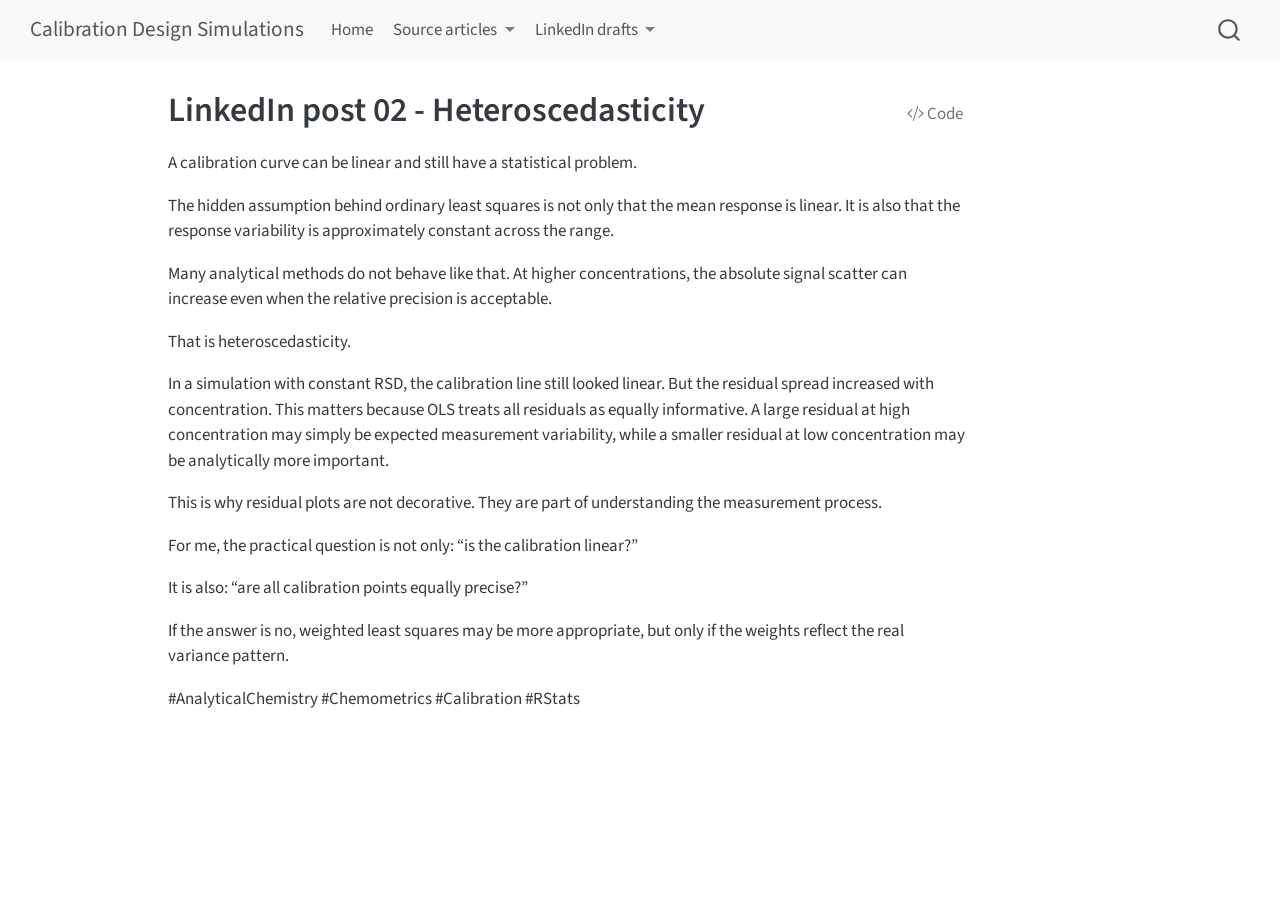
<file: posts/02_heteroscedasticity_linkedin.html>
<!DOCTYPE html>
<html xmlns="http://www.w3.org/1999/xhtml" lang="en" xml:lang="en"><head>

<meta charset="utf-8">
<meta name="generator" content="quarto-1.9.38">

<meta name="viewport" content="width=device-width, initial-scale=1.0, user-scalable=yes">


<title>LinkedIn post 02 - Heteroscedasticity – Calibration Design Simulations</title>
<style>
/* Default styles provided by pandoc.
** See https://pandoc.org/MANUAL.html#variables-for-html for config info.
*/
code{white-space: pre-wrap;}
span.smallcaps{font-variant: small-caps;}
div.columns{display: flex; gap: min(4vw, 1.5em);}
div.column{flex: auto; overflow-x: auto;}
div.hanging-indent{margin-left: 1.5em; text-indent: -1.5em;}
ul.task-list{list-style: none;}
ul.task-list li input[type="checkbox"] {
  width: 0.8em;
  margin: 0 0.8em 0.2em -1em; /* quarto-specific, see https://github.com/quarto-dev/quarto-cli/issues/4556 */ 
  vertical-align: middle;
}
/* CSS for syntax highlighting */
html { -webkit-text-size-adjust: 100%; }
pre > code.sourceCode { white-space: pre; position: relative; }
pre > code.sourceCode > span { display: inline-block; line-height: 1.25; }
pre > code.sourceCode > span:empty { height: 1.2em; }
.sourceCode { overflow: visible; }
code.sourceCode > span { color: inherit; text-decoration: inherit; }
div.sourceCode { margin: 1em 0; }
pre.sourceCode { margin: 0; }
@media screen {
div.sourceCode { overflow: auto; }
}
@media print {
pre > code.sourceCode { white-space: pre-wrap; }
pre > code.sourceCode > span { text-indent: -5em; padding-left: 5em; }
}
pre.numberSource code
  { counter-reset: source-line 0; }
pre.numberSource code > span
  { position: relative; left: -4em; counter-increment: source-line; }
pre.numberSource code > span > a:first-child::before
  { content: counter(source-line);
    position: relative; left: -1em; text-align: right; vertical-align: baseline;
    border: none; display: inline-block;
    -webkit-touch-callout: none; -webkit-user-select: none;
    -khtml-user-select: none; -moz-user-select: none;
    -ms-user-select: none; user-select: none;
    padding: 0 4px; width: 4em;
  }
pre.numberSource { margin-left: 3em;  padding-left: 4px; }
div.sourceCode
  {   }
@media screen {
pre > code.sourceCode > span > a:first-child::before { text-decoration: underline; }
}
</style>


<script src="../site_libs/quarto-nav/quarto-nav.js"></script>
<script src="../site_libs/quarto-nav/headroom.min.js"></script>
<script src="../site_libs/clipboard/clipboard.min.js"></script>
<script src="../site_libs/quarto-search/autocomplete.umd.js"></script>
<script src="../site_libs/quarto-search/fuse.min.js"></script>
<script src="../site_libs/quarto-search/quarto-search.js"></script>
<meta name="quarto:offset" content="../">
<script src="../site_libs/quarto-html/quarto.js" type="module"></script>
<script src="../site_libs/quarto-html/tabsets/tabsets.js" type="module"></script>
<script src="../site_libs/quarto-html/popper.min.js"></script>
<script src="../site_libs/quarto-html/tippy.umd.min.js"></script>
<script src="../site_libs/quarto-html/anchor.min.js"></script>
<link href="../site_libs/quarto-html/tippy.css" rel="stylesheet">
<link href="../site_libs/quarto-html/quarto-syntax-highlighting-15634bcf2e68342d4ad2dfa704d543f6.css" rel="stylesheet" id="quarto-text-highlighting-styles">
<script src="../site_libs/bootstrap/bootstrap.min.js"></script>
<link href="../site_libs/bootstrap/bootstrap-icons.css" rel="stylesheet">
<link href="../site_libs/bootstrap/bootstrap-615f3143734a539be9bcb7b2e9d311cb.min.css" rel="stylesheet" append-hash="true" id="quarto-bootstrap" data-mode="light">
<script id="quarto-search-options" type="application/json">{
  "location": "navbar",
  "copy-button": false,
  "collapse-after": 3,
  "panel-placement": "end",
  "type": "overlay",
  "limit": 50,
  "keyboard-shortcut": [
    "f",
    "/",
    "s"
  ],
  "show-item-context": false,
  "language": {
    "search-no-results-text": "No results",
    "search-matching-documents-text": "matching documents",
    "search-copy-link-title": "Copy link to search",
    "search-hide-matches-text": "Hide additional matches",
    "search-more-match-text": "more match in this document",
    "search-more-matches-text": "more matches in this document",
    "search-clear-button-title": "Clear",
    "search-text-placeholder": "",
    "search-detached-cancel-button-title": "Cancel",
    "search-submit-button-title": "Submit",
    "search-label": "Search"
  }
}</script>


</head>

<body class="nav-fixed quarto-light">

<div id="quarto-search-results"></div>
  <header id="quarto-header" class="headroom fixed-top">
    <nav class="navbar navbar-expand-lg " data-bs-theme="dark">
      <div class="navbar-container container-fluid">
      <div class="navbar-brand-container mx-auto">
    <a class="navbar-brand" href="../index.html">
    <span class="navbar-title">Calibration Design Simulations</span>
    </a>
  </div>
            <div id="quarto-search" class="" title="Search"></div>
          <button class="navbar-toggler" type="button" data-bs-toggle="collapse" data-bs-target="#navbarCollapse" aria-controls="navbarCollapse" role="menu" aria-expanded="false" aria-label="Toggle navigation" onclick="if (window.quartoToggleHeadroom) { window.quartoToggleHeadroom(); }">
  <span class="navbar-toggler-icon"></span>
</button>
          <div class="collapse navbar-collapse" id="navbarCollapse">
            <ul class="navbar-nav navbar-nav-scroll me-auto">
  <li class="nav-item">
    <a class="nav-link" href="../index.html"> 
<span class="menu-text">Home</span></a>
  </li>  
  <li class="nav-item dropdown ">
    <a class="nav-link dropdown-toggle" href="#" id="nav-menu-source-articles" role="link" data-bs-toggle="dropdown" aria-expanded="false">
 <span class="menu-text">Source articles</span>
    </a>
    <ul class="dropdown-menu" aria-labelledby="nav-menu-source-articles">    
        <li>
    <a class="dropdown-item" href="../scripts/01_point_distribution.html">
 <span class="dropdown-text">Calibration design</span></a>
  </li>  
        <li>
    <a class="dropdown-item" href="../scripts/02_heteroscedasticity.html">
 <span class="dropdown-text">Heteroscedasticity</span></a>
  </li>  
        <li>
    <a class="dropdown-item" href="../scripts/03_weighted_least_squares.html">
 <span class="dropdown-text">Weighted least squares</span></a>
  </li>  
        <li>
    <a class="dropdown-item" href="../scripts/04_loq_weight_mismatch.html">
 <span class="dropdown-text">LOQ weight mismatch</span></a>
  </li>  
        <li>
    <a class="dropdown-item" href="../scripts/05_nonlinearity_detection.html">
 <span class="dropdown-text">Downward non-linearity</span></a>
  </li>  
    </ul>
  </li>
  <li class="nav-item dropdown ">
    <a class="nav-link dropdown-toggle" href="#" id="nav-menu-linkedin-drafts" role="link" data-bs-toggle="dropdown" aria-expanded="false">
 <span class="menu-text">LinkedIn drafts</span>
    </a>
    <ul class="dropdown-menu" aria-labelledby="nav-menu-linkedin-drafts">    
        <li>
    <a class="dropdown-item" href="../posts/01_calibration_design_linkedin.html">
 <span class="dropdown-text">Post 01</span></a>
  </li>  
        <li>
    <a class="dropdown-item" href="../posts/02_heteroscedasticity_linkedin.html">
 <span class="dropdown-text">Post 02</span></a>
  </li>  
        <li>
    <a class="dropdown-item" href="../posts/03_weighted_least_squares_linkedin.html">
 <span class="dropdown-text">Post 03</span></a>
  </li>  
        <li>
    <a class="dropdown-item" href="../posts/04_loq_weight_mismatch_linkedin.html">
 <span class="dropdown-text">Post 04</span></a>
  </li>  
        <li>
    <a class="dropdown-item" href="../posts/05_nonlinearity_detection_linkedin.html">
 <span class="dropdown-text">Post 05</span></a>
  </li>  
    </ul>
  </li>
</ul>
          </div> <!-- /navcollapse -->
            <div class="quarto-navbar-tools">
</div>
      </div> <!-- /container-fluid -->
    </nav>
</header>
<!-- content -->
<div id="quarto-content" class="quarto-container page-columns page-rows-contents page-layout-article page-navbar">
<!-- sidebar -->
<!-- margin-sidebar -->
    <div id="quarto-margin-sidebar" class="sidebar margin-sidebar zindex-bottom">
        
    </div>
<!-- main -->
<main class="content" id="quarto-document-content">

<header id="title-block-header" class="quarto-title-block default">
<div class="quarto-title">
<div class="quarto-title-block"><div><h1 class="title">LinkedIn post 02 - Heteroscedasticity</h1><button type="button" class="btn code-tools-button" id="quarto-code-tools-source"><i class="bi"></i> Code</button></div></div>
</div>



<div class="quarto-title-meta">

    
  
    
  </div>
  


</header>


<p>A calibration curve can be linear and still have a statistical problem.</p>
<p>The hidden assumption behind ordinary least squares is not only that the mean response is linear. It is also that the response variability is approximately constant across the range.</p>
<p>Many analytical methods do not behave like that. At higher concentrations, the absolute signal scatter can increase even when the relative precision is acceptable.</p>
<p>That is heteroscedasticity.</p>
<p>In a simulation with constant RSD, the calibration line still looked linear. But the residual spread increased with concentration. This matters because OLS treats all residuals as equally informative. A large residual at high concentration may simply be expected measurement variability, while a smaller residual at low concentration may be analytically more important.</p>
<p>This is why residual plots are not decorative. They are part of understanding the measurement process.</p>
<p>For me, the practical question is not only: “is the calibration linear?”</p>
<p>It is also: “are all calibration points equally precise?”</p>
<p>If the answer is no, weighted least squares may be more appropriate, but only if the weights reflect the real variance pattern.</p>
<p>#AnalyticalChemistry #Chemometrics #Calibration #RStats</p>


<!-- -->


</main> <!-- /main -->
<script id="quarto-html-after-body" type="application/javascript">
  window.document.addEventListener("DOMContentLoaded", function (event) {
    const icon = "";
    const anchorJS = new window.AnchorJS();
    anchorJS.options = {
      placement: 'right',
      icon: icon
    };
    anchorJS.add('.anchored');
    const isCodeAnnotation = (el) => {
      for (const clz of el.classList) {
        if (clz.startsWith('code-annotation-')) {                     
          return true;
        }
      }
      return false;
    }
    const onCopySuccess = function(e) {
      // button target
      const button = e.trigger;
      // don't keep focus
      button.blur();
      // flash "checked"
      button.classList.add('code-copy-button-checked');
      var currentTitle = button.getAttribute("title");
      button.setAttribute("title", "Copied!");
      let tooltip;
      if (window.bootstrap) {
        button.setAttribute("data-bs-toggle", "tooltip");
        button.setAttribute("data-bs-placement", "left");
        button.setAttribute("data-bs-title", "Copied!");
        tooltip = new bootstrap.Tooltip(button, 
          { trigger: "manual", 
            customClass: "code-copy-button-tooltip",
            offset: [0, -8]});
        tooltip.show();    
      }
      setTimeout(function() {
        if (tooltip) {
          tooltip.hide();
          button.removeAttribute("data-bs-title");
          button.removeAttribute("data-bs-toggle");
          button.removeAttribute("data-bs-placement");
        }
        button.setAttribute("title", currentTitle);
        button.classList.remove('code-copy-button-checked');
      }, 1000);
      // clear code selection
      e.clearSelection();
    }
    const getTextToCopy = function(trigger) {
      const outerScaffold = trigger.parentElement.cloneNode(true);
      const codeEl = outerScaffold.querySelector('code');
      for (const childEl of codeEl.children) {
        if (isCodeAnnotation(childEl)) {
          childEl.remove();
        }
      }
      return codeEl.innerText;
    }
    const clipboard = new window.ClipboardJS('.code-copy-button:not([data-in-quarto-modal])', {
      text: getTextToCopy
    });
    clipboard.on('success', onCopySuccess);
    if (window.document.getElementById('quarto-embedded-source-code-modal')) {
      const clipboardModal = new window.ClipboardJS('.code-copy-button[data-in-quarto-modal]', {
        text: getTextToCopy,
        container: window.document.getElementById('quarto-embedded-source-code-modal')
      });
      clipboardModal.on('success', onCopySuccess);
    }
    const viewSource = window.document.getElementById('quarto-view-source') ||
                       window.document.getElementById('quarto-code-tools-source');
    if (viewSource) {
      const sourceUrl = viewSource.getAttribute("data-quarto-source-url");
      viewSource.addEventListener("click", function(e) {
        if (sourceUrl) {
          // rstudio viewer pane
          if (/\bcapabilities=\b/.test(window.location)) {
            window.open(sourceUrl);
          } else {
            window.location.href = sourceUrl;
          }
        } else {
          const modal = new bootstrap.Modal(document.getElementById('quarto-embedded-source-code-modal'));
          modal.show();
        }
        return false;
      });
    }
    function toggleCodeHandler(show) {
      return function(e) {
        const detailsSrc = window.document.querySelectorAll(".cell > details > .sourceCode");
        for (let i=0; i<detailsSrc.length; i++) {
          const details = detailsSrc[i].parentElement;
          if (show) {
            details.open = true;
          } else {
            details.removeAttribute("open");
          }
        }
        const cellCodeDivs = window.document.querySelectorAll(".cell > .sourceCode");
        const fromCls = show ? "hidden" : "unhidden";
        const toCls = show ? "unhidden" : "hidden";
        for (let i=0; i<cellCodeDivs.length; i++) {
          const codeDiv = cellCodeDivs[i];
          if (codeDiv.classList.contains(fromCls)) {
            codeDiv.classList.remove(fromCls);
            codeDiv.classList.add(toCls);
          } 
        }
        return false;
      }
    }
    const hideAllCode = window.document.getElementById("quarto-hide-all-code");
    if (hideAllCode) {
      hideAllCode.addEventListener("click", toggleCodeHandler(false));
    }
    const showAllCode = window.document.getElementById("quarto-show-all-code");
    if (showAllCode) {
      showAllCode.addEventListener("click", toggleCodeHandler(true));
    }
      var localhostRegex = new RegExp(/^(?:http|https):\/\/localhost\:?[0-9]*\//);
      var mailtoRegex = new RegExp(/^mailto:/);
        var filterRegex = new RegExp('/' + window.location.host + '/');
      var isInternal = (href) => {
          return filterRegex.test(href) || localhostRegex.test(href) || mailtoRegex.test(href);
      }
      // Inspect non-navigation links and adorn them if external
     var links = window.document.querySelectorAll('a[href]:not(.nav-link):not(.navbar-brand):not(.toc-action):not(.sidebar-link):not(.sidebar-item-toggle):not(.pagination-link):not(.no-external):not([aria-hidden]):not(.dropdown-item):not(.quarto-navigation-tool):not(.about-link)');
      for (var i=0; i<links.length; i++) {
        const link = links[i];
        if (!isInternal(link.href)) {
          // undo the damage that might have been done by quarto-nav.js in the case of
          // links that we want to consider external
          if (link.dataset.originalHref !== undefined) {
            link.href = link.dataset.originalHref;
          }
        }
      }
    function tippyHover(el, contentFn, onTriggerFn, onUntriggerFn) {
      const config = {
        allowHTML: true,
        maxWidth: 500,
        delay: 100,
        arrow: false,
        appendTo: function(el) {
            return el.parentElement;
        },
        interactive: true,
        interactiveBorder: 10,
        theme: 'quarto',
        placement: 'bottom-start',
      };
      if (contentFn) {
        config.content = contentFn;
      }
      if (onTriggerFn) {
        config.onTrigger = onTriggerFn;
      }
      if (onUntriggerFn) {
        config.onUntrigger = onUntriggerFn;
      }
      window.tippy(el, config); 
    }
    const noterefs = window.document.querySelectorAll('a[role="doc-noteref"]');
    for (var i=0; i<noterefs.length; i++) {
      const ref = noterefs[i];
      tippyHover(ref, function() {
        // use id or data attribute instead here
        let href = ref.getAttribute('data-footnote-href') || ref.getAttribute('href');
        try { href = new URL(href).hash; } catch {}
        const id = href.replace(/^#\/?/, "");
        const note = window.document.getElementById(id);
        if (note) {
          return note.innerHTML;
        } else {
          return "";
        }
      });
    }
    const xrefs = window.document.querySelectorAll('a.quarto-xref');
    const processXRef = (id, note) => {
      // Strip column container classes
      const stripColumnClz = (el) => {
        el.classList.remove("page-full", "page-columns");
        if (el.children) {
          for (const child of el.children) {
            stripColumnClz(child);
          }
        }
      }
      stripColumnClz(note)
      if (id === null || id.startsWith('sec-')) {
        // Special case sections, only their first couple elements
        const container = document.createElement("div");
        if (note.children && note.children.length > 2) {
          container.appendChild(note.children[0].cloneNode(true));
          for (let i = 1; i < note.children.length; i++) {
            const child = note.children[i];
            if (child.tagName === "P" && child.innerText === "") {
              continue;
            } else {
              container.appendChild(child.cloneNode(true));
              break;
            }
          }
          if (window.Quarto?.typesetMath) {
            window.Quarto.typesetMath(container);
          }
          return container.innerHTML
        } else {
          if (window.Quarto?.typesetMath) {
            window.Quarto.typesetMath(note);
          }
          return note.innerHTML;
        }
      } else {
        // Remove any anchor links if they are present
        const anchorLink = note.querySelector('a.anchorjs-link');
        if (anchorLink) {
          anchorLink.remove();
        }
        if (window.Quarto?.typesetMath) {
          window.Quarto.typesetMath(note);
        }
        if (note.classList.contains("callout")) {
          return note.outerHTML;
        } else {
          return note.innerHTML;
        }
      }
    }
    for (var i=0; i<xrefs.length; i++) {
      const xref = xrefs[i];
      tippyHover(xref, undefined, function(instance) {
        instance.disable();
        let url = xref.getAttribute('href');
        let hash = undefined; 
        if (url.startsWith('#')) {
          hash = url;
        } else {
          try { hash = new URL(url).hash; } catch {}
        }
        if (hash) {
          const id = hash.replace(/^#\/?/, "");
          const note = window.document.getElementById(id);
          if (note !== null) {
            try {
              const html = processXRef(id, note.cloneNode(true));
              instance.setContent(html);
            } finally {
              instance.enable();
              instance.show();
            }
          } else {
            // See if we can fetch this
            fetch(url.split('#')[0])
            .then(res => res.text())
            .then(html => {
              const parser = new DOMParser();
              const htmlDoc = parser.parseFromString(html, "text/html");
              const note = htmlDoc.getElementById(id);
              if (note !== null) {
                const html = processXRef(id, note);
                instance.setContent(html);
              } 
            }).finally(() => {
              instance.enable();
              instance.show();
            });
          }
        } else {
          // See if we can fetch a full url (with no hash to target)
          // This is a special case and we should probably do some content thinning / targeting
          fetch(url)
          .then(res => res.text())
          .then(html => {
            const parser = new DOMParser();
            const htmlDoc = parser.parseFromString(html, "text/html");
            const note = htmlDoc.querySelector('main.content');
            if (note !== null) {
              // This should only happen for chapter cross references
              // (since there is no id in the URL)
              // remove the first header
              if (note.children.length > 0 && note.children[0].tagName === "HEADER") {
                note.children[0].remove();
              }
              const html = processXRef(null, note);
              instance.setContent(html);
            } 
          }).finally(() => {
            instance.enable();
            instance.show();
          });
        }
      }, function(instance) {
      });
    }
        let selectedAnnoteEl;
        const selectorForAnnotation = ( cell, annotation) => {
          let cellAttr = 'data-code-cell="' + cell + '"';
          let lineAttr = 'data-code-annotation="' +  annotation + '"';
          const selector = 'span[' + cellAttr + '][' + lineAttr + ']';
          return selector;
        }
        const selectCodeLines = (annoteEl) => {
          const doc = window.document;
          const targetCell = annoteEl.getAttribute("data-target-cell");
          const targetAnnotation = annoteEl.getAttribute("data-target-annotation");
          const annoteSpan = window.document.querySelector(selectorForAnnotation(targetCell, targetAnnotation));
          const lines = annoteSpan.getAttribute("data-code-lines").split(",");
          const lineIds = lines.map((line) => {
            return targetCell + "-" + line;
          })
          let top = null;
          let height = null;
          let parent = null;
          if (lineIds.length > 0) {
              //compute the position of the single el (top and bottom and make a div)
              const el = window.document.getElementById(lineIds[0]);
              top = el.offsetTop;
              height = el.offsetHeight;
              parent = el.parentElement.parentElement;
            if (lineIds.length > 1) {
              const lastEl = window.document.getElementById(lineIds[lineIds.length - 1]);
              const bottom = lastEl.offsetTop + lastEl.offsetHeight;
              height = bottom - top;
            }
            if (top !== null && height !== null && parent !== null) {
              // cook up a div (if necessary) and position it 
              let div = window.document.getElementById("code-annotation-line-highlight");
              if (div === null) {
                div = window.document.createElement("div");
                div.setAttribute("id", "code-annotation-line-highlight");
                div.style.position = 'absolute';
                parent.appendChild(div);
              }
              div.style.top = top - 2 + "px";
              div.style.height = height + 4 + "px";
              div.style.left = 0;
              let gutterDiv = window.document.getElementById("code-annotation-line-highlight-gutter");
              if (gutterDiv === null) {
                gutterDiv = window.document.createElement("div");
                gutterDiv.setAttribute("id", "code-annotation-line-highlight-gutter");
                gutterDiv.style.position = 'absolute';
                const codeCell = window.document.getElementById(targetCell);
                const gutter = codeCell.querySelector('.code-annotation-gutter');
                gutter.appendChild(gutterDiv);
              }
              gutterDiv.style.top = top - 2 + "px";
              gutterDiv.style.height = height + 4 + "px";
            }
            selectedAnnoteEl = annoteEl;
          }
        };
        const unselectCodeLines = () => {
          const elementsIds = ["code-annotation-line-highlight", "code-annotation-line-highlight-gutter"];
          elementsIds.forEach((elId) => {
            const div = window.document.getElementById(elId);
            if (div) {
              div.remove();
            }
          });
          selectedAnnoteEl = undefined;
        };
          // Handle positioning of the toggle
      window.addEventListener(
        "resize",
        throttle(() => {
          elRect = undefined;
          if (selectedAnnoteEl) {
            selectCodeLines(selectedAnnoteEl);
          }
        }, 10)
      );
      function throttle(fn, ms) {
      let throttle = false;
      let timer;
        return (...args) => {
          if(!throttle) { // first call gets through
              fn.apply(this, args);
              throttle = true;
          } else { // all the others get throttled
              if(timer) clearTimeout(timer); // cancel #2
              timer = setTimeout(() => {
                fn.apply(this, args);
                timer = throttle = false;
              }, ms);
          }
        };
      }
        // Attach click handler to the DT
        const annoteDls = window.document.querySelectorAll('dt[data-target-cell]');
        for (const annoteDlNode of annoteDls) {
          annoteDlNode.addEventListener('click', (event) => {
            const clickedEl = event.target;
            if (clickedEl !== selectedAnnoteEl) {
              unselectCodeLines();
              const activeEl = window.document.querySelector('dt[data-target-cell].code-annotation-active');
              if (activeEl) {
                activeEl.classList.remove('code-annotation-active');
              }
              selectCodeLines(clickedEl);
              clickedEl.classList.add('code-annotation-active');
            } else {
              // Unselect the line
              unselectCodeLines();
              clickedEl.classList.remove('code-annotation-active');
            }
          });
        }
    const findCites = (el) => {
      const parentEl = el.parentElement;
      if (parentEl) {
        const cites = parentEl.dataset.cites;
        if (cites) {
          return {
            el,
            cites: cites.split(' ')
          };
        } else {
          return findCites(el.parentElement)
        }
      } else {
        return undefined;
      }
    };
    var bibliorefs = window.document.querySelectorAll('a[role="doc-biblioref"]');
    for (var i=0; i<bibliorefs.length; i++) {
      const ref = bibliorefs[i];
      const citeInfo = findCites(ref);
      if (citeInfo) {
        tippyHover(citeInfo.el, function() {
          var popup = window.document.createElement('div');
          citeInfo.cites.forEach(function(cite) {
            var citeDiv = window.document.createElement('div');
            citeDiv.classList.add('hanging-indent');
            citeDiv.classList.add('csl-entry');
            var biblioDiv = window.document.getElementById('ref-' + cite);
            if (biblioDiv) {
              citeDiv.innerHTML = biblioDiv.innerHTML;
            }
            popup.appendChild(citeDiv);
          });
          return popup.innerHTML;
        });
      }
    }
  });
  </script><div class="modal fade" id="quarto-embedded-source-code-modal" tabindex="-1" aria-labelledby="quarto-embedded-source-code-modal-label" aria-hidden="true"><div class="modal-dialog modal-dialog-scrollable"><div class="modal-content"><div class="modal-header"><h5 class="modal-title" id="quarto-embedded-source-code-modal-label">Source Code</h5><button class="btn-close" data-bs-dismiss="modal"></button></div><div class="modal-body"><div class="">
<div class="code-copy-outer-scaffold"><div class="sourceCode" id="cb1" data-shortcodes="false"><pre class="sourceCode markdown code-with-copy"><code class="sourceCode markdown"><span id="cb1-1"><a href="#cb1-1" aria-hidden="true" tabindex="-1"></a><span class="co">---</span></span>
<span id="cb1-2"><a href="#cb1-2" aria-hidden="true" tabindex="-1"></a><span class="an">title:</span><span class="co"> "LinkedIn post 02 - Heteroscedasticity"</span></span>
<span id="cb1-3"><a href="#cb1-3" aria-hidden="true" tabindex="-1"></a><span class="co">---</span></span>
<span id="cb1-4"><a href="#cb1-4" aria-hidden="true" tabindex="-1"></a></span>
<span id="cb1-5"><a href="#cb1-5" aria-hidden="true" tabindex="-1"></a>A calibration curve can be linear and still have a statistical problem.</span>
<span id="cb1-6"><a href="#cb1-6" aria-hidden="true" tabindex="-1"></a></span>
<span id="cb1-7"><a href="#cb1-7" aria-hidden="true" tabindex="-1"></a>The hidden assumption behind ordinary least squares is not only that the mean response is linear. It is also that the response variability is approximately constant across the range.</span>
<span id="cb1-8"><a href="#cb1-8" aria-hidden="true" tabindex="-1"></a></span>
<span id="cb1-9"><a href="#cb1-9" aria-hidden="true" tabindex="-1"></a>Many analytical methods do not behave like that. At higher concentrations, the absolute signal scatter can increase even when the relative precision is acceptable.</span>
<span id="cb1-10"><a href="#cb1-10" aria-hidden="true" tabindex="-1"></a></span>
<span id="cb1-11"><a href="#cb1-11" aria-hidden="true" tabindex="-1"></a>That is heteroscedasticity.</span>
<span id="cb1-12"><a href="#cb1-12" aria-hidden="true" tabindex="-1"></a></span>
<span id="cb1-13"><a href="#cb1-13" aria-hidden="true" tabindex="-1"></a>In a simulation with constant RSD, the calibration line still looked linear. But the residual spread increased with concentration. This matters because OLS treats all residuals as equally informative. A large residual at high concentration may simply be expected measurement variability, while a smaller residual at low concentration may be analytically more important.</span>
<span id="cb1-14"><a href="#cb1-14" aria-hidden="true" tabindex="-1"></a></span>
<span id="cb1-15"><a href="#cb1-15" aria-hidden="true" tabindex="-1"></a>This is why residual plots are not decorative. They are part of understanding the measurement process.</span>
<span id="cb1-16"><a href="#cb1-16" aria-hidden="true" tabindex="-1"></a></span>
<span id="cb1-17"><a href="#cb1-17" aria-hidden="true" tabindex="-1"></a>For me, the practical question is not only: “is the calibration linear?”</span>
<span id="cb1-18"><a href="#cb1-18" aria-hidden="true" tabindex="-1"></a></span>
<span id="cb1-19"><a href="#cb1-19" aria-hidden="true" tabindex="-1"></a>It is also: “are all calibration points equally precise?”</span>
<span id="cb1-20"><a href="#cb1-20" aria-hidden="true" tabindex="-1"></a></span>
<span id="cb1-21"><a href="#cb1-21" aria-hidden="true" tabindex="-1"></a>If the answer is no, weighted least squares may be more appropriate, but only if the weights reflect the real variance pattern.</span>
<span id="cb1-22"><a href="#cb1-22" aria-hidden="true" tabindex="-1"></a></span>
<span id="cb1-23"><a href="#cb1-23" aria-hidden="true" tabindex="-1"></a>#AnalyticalChemistry #Chemometrics #Calibration #RStats</span></code></pre></div><button title="Copy to Clipboard" class="code-copy-button" data-in-quarto-modal=""><i class="bi"></i></button></div>
</div></div></div></div></div>
</div> <!-- /content -->




</body></html>
</file>
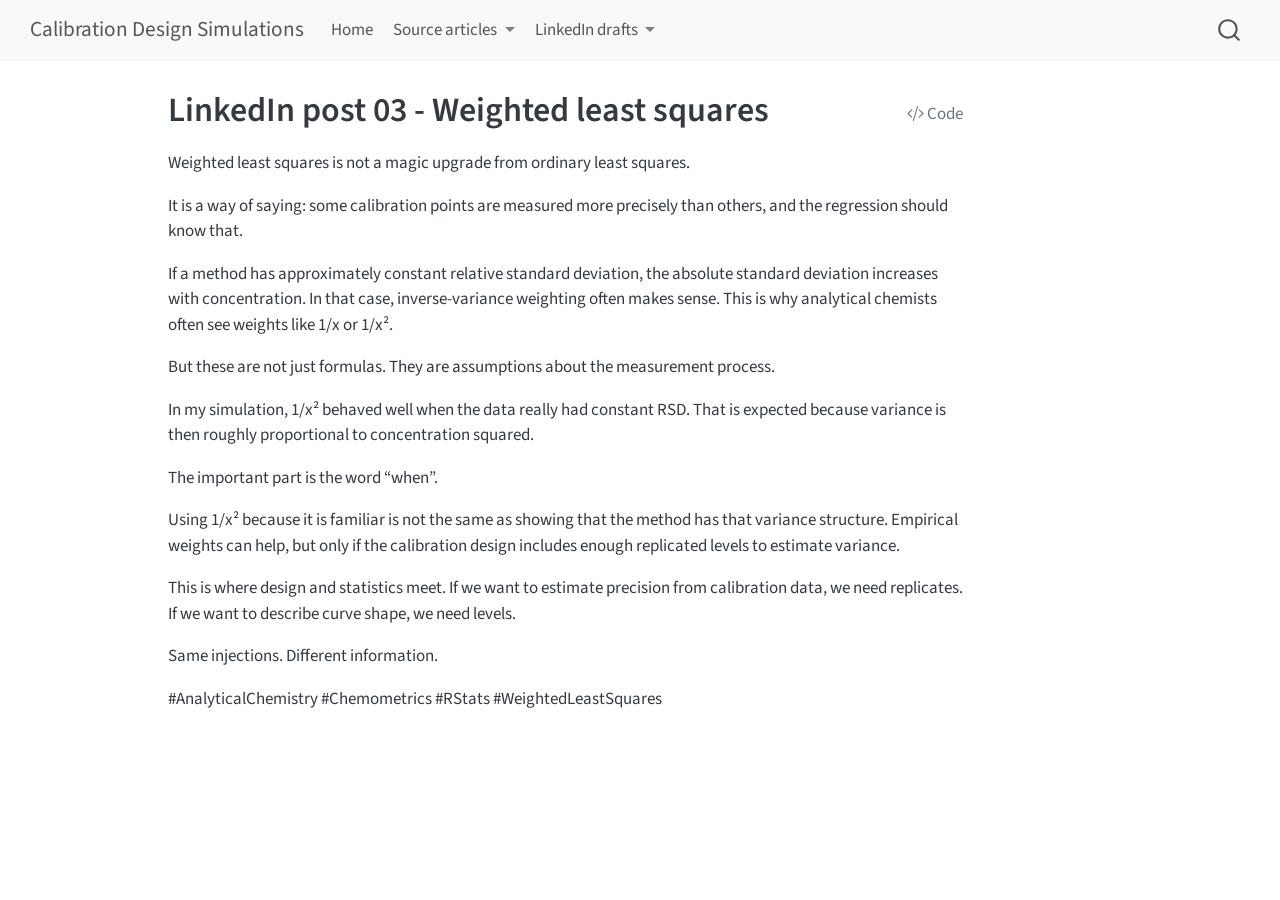
<file: posts/03_weighted_least_squares_linkedin.html>
<!DOCTYPE html>
<html xmlns="http://www.w3.org/1999/xhtml" lang="en" xml:lang="en"><head>

<meta charset="utf-8">
<meta name="generator" content="quarto-1.9.38">

<meta name="viewport" content="width=device-width, initial-scale=1.0, user-scalable=yes">


<title>LinkedIn post 03 - Weighted least squares – Calibration Design Simulations</title>
<style>
/* Default styles provided by pandoc.
** See https://pandoc.org/MANUAL.html#variables-for-html for config info.
*/
code{white-space: pre-wrap;}
span.smallcaps{font-variant: small-caps;}
div.columns{display: flex; gap: min(4vw, 1.5em);}
div.column{flex: auto; overflow-x: auto;}
div.hanging-indent{margin-left: 1.5em; text-indent: -1.5em;}
ul.task-list{list-style: none;}
ul.task-list li input[type="checkbox"] {
  width: 0.8em;
  margin: 0 0.8em 0.2em -1em; /* quarto-specific, see https://github.com/quarto-dev/quarto-cli/issues/4556 */ 
  vertical-align: middle;
}
/* CSS for syntax highlighting */
html { -webkit-text-size-adjust: 100%; }
pre > code.sourceCode { white-space: pre; position: relative; }
pre > code.sourceCode > span { display: inline-block; line-height: 1.25; }
pre > code.sourceCode > span:empty { height: 1.2em; }
.sourceCode { overflow: visible; }
code.sourceCode > span { color: inherit; text-decoration: inherit; }
div.sourceCode { margin: 1em 0; }
pre.sourceCode { margin: 0; }
@media screen {
div.sourceCode { overflow: auto; }
}
@media print {
pre > code.sourceCode { white-space: pre-wrap; }
pre > code.sourceCode > span { text-indent: -5em; padding-left: 5em; }
}
pre.numberSource code
  { counter-reset: source-line 0; }
pre.numberSource code > span
  { position: relative; left: -4em; counter-increment: source-line; }
pre.numberSource code > span > a:first-child::before
  { content: counter(source-line);
    position: relative; left: -1em; text-align: right; vertical-align: baseline;
    border: none; display: inline-block;
    -webkit-touch-callout: none; -webkit-user-select: none;
    -khtml-user-select: none; -moz-user-select: none;
    -ms-user-select: none; user-select: none;
    padding: 0 4px; width: 4em;
  }
pre.numberSource { margin-left: 3em;  padding-left: 4px; }
div.sourceCode
  {   }
@media screen {
pre > code.sourceCode > span > a:first-child::before { text-decoration: underline; }
}
</style>


<script src="../site_libs/quarto-nav/quarto-nav.js"></script>
<script src="../site_libs/quarto-nav/headroom.min.js"></script>
<script src="../site_libs/clipboard/clipboard.min.js"></script>
<script src="../site_libs/quarto-search/autocomplete.umd.js"></script>
<script src="../site_libs/quarto-search/fuse.min.js"></script>
<script src="../site_libs/quarto-search/quarto-search.js"></script>
<meta name="quarto:offset" content="../">
<script src="../site_libs/quarto-html/quarto.js" type="module"></script>
<script src="../site_libs/quarto-html/tabsets/tabsets.js" type="module"></script>
<script src="../site_libs/quarto-html/popper.min.js"></script>
<script src="../site_libs/quarto-html/tippy.umd.min.js"></script>
<script src="../site_libs/quarto-html/anchor.min.js"></script>
<link href="../site_libs/quarto-html/tippy.css" rel="stylesheet">
<link href="../site_libs/quarto-html/quarto-syntax-highlighting-15634bcf2e68342d4ad2dfa704d543f6.css" rel="stylesheet" id="quarto-text-highlighting-styles">
<script src="../site_libs/bootstrap/bootstrap.min.js"></script>
<link href="../site_libs/bootstrap/bootstrap-icons.css" rel="stylesheet">
<link href="../site_libs/bootstrap/bootstrap-615f3143734a539be9bcb7b2e9d311cb.min.css" rel="stylesheet" append-hash="true" id="quarto-bootstrap" data-mode="light">
<script id="quarto-search-options" type="application/json">{
  "location": "navbar",
  "copy-button": false,
  "collapse-after": 3,
  "panel-placement": "end",
  "type": "overlay",
  "limit": 50,
  "keyboard-shortcut": [
    "f",
    "/",
    "s"
  ],
  "show-item-context": false,
  "language": {
    "search-no-results-text": "No results",
    "search-matching-documents-text": "matching documents",
    "search-copy-link-title": "Copy link to search",
    "search-hide-matches-text": "Hide additional matches",
    "search-more-match-text": "more match in this document",
    "search-more-matches-text": "more matches in this document",
    "search-clear-button-title": "Clear",
    "search-text-placeholder": "",
    "search-detached-cancel-button-title": "Cancel",
    "search-submit-button-title": "Submit",
    "search-label": "Search"
  }
}</script>


</head>

<body class="nav-fixed quarto-light">

<div id="quarto-search-results"></div>
  <header id="quarto-header" class="headroom fixed-top">
    <nav class="navbar navbar-expand-lg " data-bs-theme="dark">
      <div class="navbar-container container-fluid">
      <div class="navbar-brand-container mx-auto">
    <a class="navbar-brand" href="../index.html">
    <span class="navbar-title">Calibration Design Simulations</span>
    </a>
  </div>
            <div id="quarto-search" class="" title="Search"></div>
          <button class="navbar-toggler" type="button" data-bs-toggle="collapse" data-bs-target="#navbarCollapse" aria-controls="navbarCollapse" role="menu" aria-expanded="false" aria-label="Toggle navigation" onclick="if (window.quartoToggleHeadroom) { window.quartoToggleHeadroom(); }">
  <span class="navbar-toggler-icon"></span>
</button>
          <div class="collapse navbar-collapse" id="navbarCollapse">
            <ul class="navbar-nav navbar-nav-scroll me-auto">
  <li class="nav-item">
    <a class="nav-link" href="../index.html"> 
<span class="menu-text">Home</span></a>
  </li>  
  <li class="nav-item dropdown ">
    <a class="nav-link dropdown-toggle" href="#" id="nav-menu-source-articles" role="link" data-bs-toggle="dropdown" aria-expanded="false">
 <span class="menu-text">Source articles</span>
    </a>
    <ul class="dropdown-menu" aria-labelledby="nav-menu-source-articles">    
        <li>
    <a class="dropdown-item" href="../scripts/01_point_distribution.html">
 <span class="dropdown-text">Calibration design</span></a>
  </li>  
        <li>
    <a class="dropdown-item" href="../scripts/02_heteroscedasticity.html">
 <span class="dropdown-text">Heteroscedasticity</span></a>
  </li>  
        <li>
    <a class="dropdown-item" href="../scripts/03_weighted_least_squares.html">
 <span class="dropdown-text">Weighted least squares</span></a>
  </li>  
        <li>
    <a class="dropdown-item" href="../scripts/04_loq_weight_mismatch.html">
 <span class="dropdown-text">LOQ weight mismatch</span></a>
  </li>  
        <li>
    <a class="dropdown-item" href="../scripts/05_nonlinearity_detection.html">
 <span class="dropdown-text">Downward non-linearity</span></a>
  </li>  
    </ul>
  </li>
  <li class="nav-item dropdown ">
    <a class="nav-link dropdown-toggle" href="#" id="nav-menu-linkedin-drafts" role="link" data-bs-toggle="dropdown" aria-expanded="false">
 <span class="menu-text">LinkedIn drafts</span>
    </a>
    <ul class="dropdown-menu" aria-labelledby="nav-menu-linkedin-drafts">    
        <li>
    <a class="dropdown-item" href="../posts/01_calibration_design_linkedin.html">
 <span class="dropdown-text">Post 01</span></a>
  </li>  
        <li>
    <a class="dropdown-item" href="../posts/02_heteroscedasticity_linkedin.html">
 <span class="dropdown-text">Post 02</span></a>
  </li>  
        <li>
    <a class="dropdown-item" href="../posts/03_weighted_least_squares_linkedin.html">
 <span class="dropdown-text">Post 03</span></a>
  </li>  
        <li>
    <a class="dropdown-item" href="../posts/04_loq_weight_mismatch_linkedin.html">
 <span class="dropdown-text">Post 04</span></a>
  </li>  
        <li>
    <a class="dropdown-item" href="../posts/05_nonlinearity_detection_linkedin.html">
 <span class="dropdown-text">Post 05</span></a>
  </li>  
    </ul>
  </li>
</ul>
          </div> <!-- /navcollapse -->
            <div class="quarto-navbar-tools">
</div>
      </div> <!-- /container-fluid -->
    </nav>
</header>
<!-- content -->
<div id="quarto-content" class="quarto-container page-columns page-rows-contents page-layout-article page-navbar">
<!-- sidebar -->
<!-- margin-sidebar -->
    <div id="quarto-margin-sidebar" class="sidebar margin-sidebar zindex-bottom">
        
    </div>
<!-- main -->
<main class="content" id="quarto-document-content">

<header id="title-block-header" class="quarto-title-block default">
<div class="quarto-title">
<div class="quarto-title-block"><div><h1 class="title">LinkedIn post 03 - Weighted least squares</h1><button type="button" class="btn code-tools-button" id="quarto-code-tools-source"><i class="bi"></i> Code</button></div></div>
</div>



<div class="quarto-title-meta">

    
  
    
  </div>
  


</header>


<p>Weighted least squares is not a magic upgrade from ordinary least squares.</p>
<p>It is a way of saying: some calibration points are measured more precisely than others, and the regression should know that.</p>
<p>If a method has approximately constant relative standard deviation, the absolute standard deviation increases with concentration. In that case, inverse-variance weighting often makes sense. This is why analytical chemists often see weights like 1/x or 1/x².</p>
<p>But these are not just formulas. They are assumptions about the measurement process.</p>
<p>In my simulation, 1/x² behaved well when the data really had constant RSD. That is expected because variance is then roughly proportional to concentration squared.</p>
<p>The important part is the word “when”.</p>
<p>Using 1/x² because it is familiar is not the same as showing that the method has that variance structure. Empirical weights can help, but only if the calibration design includes enough replicated levels to estimate variance.</p>
<p>This is where design and statistics meet. If we want to estimate precision from calibration data, we need replicates. If we want to describe curve shape, we need levels.</p>
<p>Same injections. Different information.</p>
<p>#AnalyticalChemistry #Chemometrics #RStats #WeightedLeastSquares</p>


<!-- -->


</main> <!-- /main -->
<script id="quarto-html-after-body" type="application/javascript">
  window.document.addEventListener("DOMContentLoaded", function (event) {
    const icon = "";
    const anchorJS = new window.AnchorJS();
    anchorJS.options = {
      placement: 'right',
      icon: icon
    };
    anchorJS.add('.anchored');
    const isCodeAnnotation = (el) => {
      for (const clz of el.classList) {
        if (clz.startsWith('code-annotation-')) {                     
          return true;
        }
      }
      return false;
    }
    const onCopySuccess = function(e) {
      // button target
      const button = e.trigger;
      // don't keep focus
      button.blur();
      // flash "checked"
      button.classList.add('code-copy-button-checked');
      var currentTitle = button.getAttribute("title");
      button.setAttribute("title", "Copied!");
      let tooltip;
      if (window.bootstrap) {
        button.setAttribute("data-bs-toggle", "tooltip");
        button.setAttribute("data-bs-placement", "left");
        button.setAttribute("data-bs-title", "Copied!");
        tooltip = new bootstrap.Tooltip(button, 
          { trigger: "manual", 
            customClass: "code-copy-button-tooltip",
            offset: [0, -8]});
        tooltip.show();    
      }
      setTimeout(function() {
        if (tooltip) {
          tooltip.hide();
          button.removeAttribute("data-bs-title");
          button.removeAttribute("data-bs-toggle");
          button.removeAttribute("data-bs-placement");
        }
        button.setAttribute("title", currentTitle);
        button.classList.remove('code-copy-button-checked');
      }, 1000);
      // clear code selection
      e.clearSelection();
    }
    const getTextToCopy = function(trigger) {
      const outerScaffold = trigger.parentElement.cloneNode(true);
      const codeEl = outerScaffold.querySelector('code');
      for (const childEl of codeEl.children) {
        if (isCodeAnnotation(childEl)) {
          childEl.remove();
        }
      }
      return codeEl.innerText;
    }
    const clipboard = new window.ClipboardJS('.code-copy-button:not([data-in-quarto-modal])', {
      text: getTextToCopy
    });
    clipboard.on('success', onCopySuccess);
    if (window.document.getElementById('quarto-embedded-source-code-modal')) {
      const clipboardModal = new window.ClipboardJS('.code-copy-button[data-in-quarto-modal]', {
        text: getTextToCopy,
        container: window.document.getElementById('quarto-embedded-source-code-modal')
      });
      clipboardModal.on('success', onCopySuccess);
    }
    const viewSource = window.document.getElementById('quarto-view-source') ||
                       window.document.getElementById('quarto-code-tools-source');
    if (viewSource) {
      const sourceUrl = viewSource.getAttribute("data-quarto-source-url");
      viewSource.addEventListener("click", function(e) {
        if (sourceUrl) {
          // rstudio viewer pane
          if (/\bcapabilities=\b/.test(window.location)) {
            window.open(sourceUrl);
          } else {
            window.location.href = sourceUrl;
          }
        } else {
          const modal = new bootstrap.Modal(document.getElementById('quarto-embedded-source-code-modal'));
          modal.show();
        }
        return false;
      });
    }
    function toggleCodeHandler(show) {
      return function(e) {
        const detailsSrc = window.document.querySelectorAll(".cell > details > .sourceCode");
        for (let i=0; i<detailsSrc.length; i++) {
          const details = detailsSrc[i].parentElement;
          if (show) {
            details.open = true;
          } else {
            details.removeAttribute("open");
          }
        }
        const cellCodeDivs = window.document.querySelectorAll(".cell > .sourceCode");
        const fromCls = show ? "hidden" : "unhidden";
        const toCls = show ? "unhidden" : "hidden";
        for (let i=0; i<cellCodeDivs.length; i++) {
          const codeDiv = cellCodeDivs[i];
          if (codeDiv.classList.contains(fromCls)) {
            codeDiv.classList.remove(fromCls);
            codeDiv.classList.add(toCls);
          } 
        }
        return false;
      }
    }
    const hideAllCode = window.document.getElementById("quarto-hide-all-code");
    if (hideAllCode) {
      hideAllCode.addEventListener("click", toggleCodeHandler(false));
    }
    const showAllCode = window.document.getElementById("quarto-show-all-code");
    if (showAllCode) {
      showAllCode.addEventListener("click", toggleCodeHandler(true));
    }
      var localhostRegex = new RegExp(/^(?:http|https):\/\/localhost\:?[0-9]*\//);
      var mailtoRegex = new RegExp(/^mailto:/);
        var filterRegex = new RegExp('/' + window.location.host + '/');
      var isInternal = (href) => {
          return filterRegex.test(href) || localhostRegex.test(href) || mailtoRegex.test(href);
      }
      // Inspect non-navigation links and adorn them if external
     var links = window.document.querySelectorAll('a[href]:not(.nav-link):not(.navbar-brand):not(.toc-action):not(.sidebar-link):not(.sidebar-item-toggle):not(.pagination-link):not(.no-external):not([aria-hidden]):not(.dropdown-item):not(.quarto-navigation-tool):not(.about-link)');
      for (var i=0; i<links.length; i++) {
        const link = links[i];
        if (!isInternal(link.href)) {
          // undo the damage that might have been done by quarto-nav.js in the case of
          // links that we want to consider external
          if (link.dataset.originalHref !== undefined) {
            link.href = link.dataset.originalHref;
          }
        }
      }
    function tippyHover(el, contentFn, onTriggerFn, onUntriggerFn) {
      const config = {
        allowHTML: true,
        maxWidth: 500,
        delay: 100,
        arrow: false,
        appendTo: function(el) {
            return el.parentElement;
        },
        interactive: true,
        interactiveBorder: 10,
        theme: 'quarto',
        placement: 'bottom-start',
      };
      if (contentFn) {
        config.content = contentFn;
      }
      if (onTriggerFn) {
        config.onTrigger = onTriggerFn;
      }
      if (onUntriggerFn) {
        config.onUntrigger = onUntriggerFn;
      }
      window.tippy(el, config); 
    }
    const noterefs = window.document.querySelectorAll('a[role="doc-noteref"]');
    for (var i=0; i<noterefs.length; i++) {
      const ref = noterefs[i];
      tippyHover(ref, function() {
        // use id or data attribute instead here
        let href = ref.getAttribute('data-footnote-href') || ref.getAttribute('href');
        try { href = new URL(href).hash; } catch {}
        const id = href.replace(/^#\/?/, "");
        const note = window.document.getElementById(id);
        if (note) {
          return note.innerHTML;
        } else {
          return "";
        }
      });
    }
    const xrefs = window.document.querySelectorAll('a.quarto-xref');
    const processXRef = (id, note) => {
      // Strip column container classes
      const stripColumnClz = (el) => {
        el.classList.remove("page-full", "page-columns");
        if (el.children) {
          for (const child of el.children) {
            stripColumnClz(child);
          }
        }
      }
      stripColumnClz(note)
      if (id === null || id.startsWith('sec-')) {
        // Special case sections, only their first couple elements
        const container = document.createElement("div");
        if (note.children && note.children.length > 2) {
          container.appendChild(note.children[0].cloneNode(true));
          for (let i = 1; i < note.children.length; i++) {
            const child = note.children[i];
            if (child.tagName === "P" && child.innerText === "") {
              continue;
            } else {
              container.appendChild(child.cloneNode(true));
              break;
            }
          }
          if (window.Quarto?.typesetMath) {
            window.Quarto.typesetMath(container);
          }
          return container.innerHTML
        } else {
          if (window.Quarto?.typesetMath) {
            window.Quarto.typesetMath(note);
          }
          return note.innerHTML;
        }
      } else {
        // Remove any anchor links if they are present
        const anchorLink = note.querySelector('a.anchorjs-link');
        if (anchorLink) {
          anchorLink.remove();
        }
        if (window.Quarto?.typesetMath) {
          window.Quarto.typesetMath(note);
        }
        if (note.classList.contains("callout")) {
          return note.outerHTML;
        } else {
          return note.innerHTML;
        }
      }
    }
    for (var i=0; i<xrefs.length; i++) {
      const xref = xrefs[i];
      tippyHover(xref, undefined, function(instance) {
        instance.disable();
        let url = xref.getAttribute('href');
        let hash = undefined; 
        if (url.startsWith('#')) {
          hash = url;
        } else {
          try { hash = new URL(url).hash; } catch {}
        }
        if (hash) {
          const id = hash.replace(/^#\/?/, "");
          const note = window.document.getElementById(id);
          if (note !== null) {
            try {
              const html = processXRef(id, note.cloneNode(true));
              instance.setContent(html);
            } finally {
              instance.enable();
              instance.show();
            }
          } else {
            // See if we can fetch this
            fetch(url.split('#')[0])
            .then(res => res.text())
            .then(html => {
              const parser = new DOMParser();
              const htmlDoc = parser.parseFromString(html, "text/html");
              const note = htmlDoc.getElementById(id);
              if (note !== null) {
                const html = processXRef(id, note);
                instance.setContent(html);
              } 
            }).finally(() => {
              instance.enable();
              instance.show();
            });
          }
        } else {
          // See if we can fetch a full url (with no hash to target)
          // This is a special case and we should probably do some content thinning / targeting
          fetch(url)
          .then(res => res.text())
          .then(html => {
            const parser = new DOMParser();
            const htmlDoc = parser.parseFromString(html, "text/html");
            const note = htmlDoc.querySelector('main.content');
            if (note !== null) {
              // This should only happen for chapter cross references
              // (since there is no id in the URL)
              // remove the first header
              if (note.children.length > 0 && note.children[0].tagName === "HEADER") {
                note.children[0].remove();
              }
              const html = processXRef(null, note);
              instance.setContent(html);
            } 
          }).finally(() => {
            instance.enable();
            instance.show();
          });
        }
      }, function(instance) {
      });
    }
        let selectedAnnoteEl;
        const selectorForAnnotation = ( cell, annotation) => {
          let cellAttr = 'data-code-cell="' + cell + '"';
          let lineAttr = 'data-code-annotation="' +  annotation + '"';
          const selector = 'span[' + cellAttr + '][' + lineAttr + ']';
          return selector;
        }
        const selectCodeLines = (annoteEl) => {
          const doc = window.document;
          const targetCell = annoteEl.getAttribute("data-target-cell");
          const targetAnnotation = annoteEl.getAttribute("data-target-annotation");
          const annoteSpan = window.document.querySelector(selectorForAnnotation(targetCell, targetAnnotation));
          const lines = annoteSpan.getAttribute("data-code-lines").split(",");
          const lineIds = lines.map((line) => {
            return targetCell + "-" + line;
          })
          let top = null;
          let height = null;
          let parent = null;
          if (lineIds.length > 0) {
              //compute the position of the single el (top and bottom and make a div)
              const el = window.document.getElementById(lineIds[0]);
              top = el.offsetTop;
              height = el.offsetHeight;
              parent = el.parentElement.parentElement;
            if (lineIds.length > 1) {
              const lastEl = window.document.getElementById(lineIds[lineIds.length - 1]);
              const bottom = lastEl.offsetTop + lastEl.offsetHeight;
              height = bottom - top;
            }
            if (top !== null && height !== null && parent !== null) {
              // cook up a div (if necessary) and position it 
              let div = window.document.getElementById("code-annotation-line-highlight");
              if (div === null) {
                div = window.document.createElement("div");
                div.setAttribute("id", "code-annotation-line-highlight");
                div.style.position = 'absolute';
                parent.appendChild(div);
              }
              div.style.top = top - 2 + "px";
              div.style.height = height + 4 + "px";
              div.style.left = 0;
              let gutterDiv = window.document.getElementById("code-annotation-line-highlight-gutter");
              if (gutterDiv === null) {
                gutterDiv = window.document.createElement("div");
                gutterDiv.setAttribute("id", "code-annotation-line-highlight-gutter");
                gutterDiv.style.position = 'absolute';
                const codeCell = window.document.getElementById(targetCell);
                const gutter = codeCell.querySelector('.code-annotation-gutter');
                gutter.appendChild(gutterDiv);
              }
              gutterDiv.style.top = top - 2 + "px";
              gutterDiv.style.height = height + 4 + "px";
            }
            selectedAnnoteEl = annoteEl;
          }
        };
        const unselectCodeLines = () => {
          const elementsIds = ["code-annotation-line-highlight", "code-annotation-line-highlight-gutter"];
          elementsIds.forEach((elId) => {
            const div = window.document.getElementById(elId);
            if (div) {
              div.remove();
            }
          });
          selectedAnnoteEl = undefined;
        };
          // Handle positioning of the toggle
      window.addEventListener(
        "resize",
        throttle(() => {
          elRect = undefined;
          if (selectedAnnoteEl) {
            selectCodeLines(selectedAnnoteEl);
          }
        }, 10)
      );
      function throttle(fn, ms) {
      let throttle = false;
      let timer;
        return (...args) => {
          if(!throttle) { // first call gets through
              fn.apply(this, args);
              throttle = true;
          } else { // all the others get throttled
              if(timer) clearTimeout(timer); // cancel #2
              timer = setTimeout(() => {
                fn.apply(this, args);
                timer = throttle = false;
              }, ms);
          }
        };
      }
        // Attach click handler to the DT
        const annoteDls = window.document.querySelectorAll('dt[data-target-cell]');
        for (const annoteDlNode of annoteDls) {
          annoteDlNode.addEventListener('click', (event) => {
            const clickedEl = event.target;
            if (clickedEl !== selectedAnnoteEl) {
              unselectCodeLines();
              const activeEl = window.document.querySelector('dt[data-target-cell].code-annotation-active');
              if (activeEl) {
                activeEl.classList.remove('code-annotation-active');
              }
              selectCodeLines(clickedEl);
              clickedEl.classList.add('code-annotation-active');
            } else {
              // Unselect the line
              unselectCodeLines();
              clickedEl.classList.remove('code-annotation-active');
            }
          });
        }
    const findCites = (el) => {
      const parentEl = el.parentElement;
      if (parentEl) {
        const cites = parentEl.dataset.cites;
        if (cites) {
          return {
            el,
            cites: cites.split(' ')
          };
        } else {
          return findCites(el.parentElement)
        }
      } else {
        return undefined;
      }
    };
    var bibliorefs = window.document.querySelectorAll('a[role="doc-biblioref"]');
    for (var i=0; i<bibliorefs.length; i++) {
      const ref = bibliorefs[i];
      const citeInfo = findCites(ref);
      if (citeInfo) {
        tippyHover(citeInfo.el, function() {
          var popup = window.document.createElement('div');
          citeInfo.cites.forEach(function(cite) {
            var citeDiv = window.document.createElement('div');
            citeDiv.classList.add('hanging-indent');
            citeDiv.classList.add('csl-entry');
            var biblioDiv = window.document.getElementById('ref-' + cite);
            if (biblioDiv) {
              citeDiv.innerHTML = biblioDiv.innerHTML;
            }
            popup.appendChild(citeDiv);
          });
          return popup.innerHTML;
        });
      }
    }
  });
  </script><div class="modal fade" id="quarto-embedded-source-code-modal" tabindex="-1" aria-labelledby="quarto-embedded-source-code-modal-label" aria-hidden="true"><div class="modal-dialog modal-dialog-scrollable"><div class="modal-content"><div class="modal-header"><h5 class="modal-title" id="quarto-embedded-source-code-modal-label">Source Code</h5><button class="btn-close" data-bs-dismiss="modal"></button></div><div class="modal-body"><div class="">
<div class="code-copy-outer-scaffold"><div class="sourceCode" id="cb1" data-shortcodes="false"><pre class="sourceCode markdown code-with-copy"><code class="sourceCode markdown"><span id="cb1-1"><a href="#cb1-1" aria-hidden="true" tabindex="-1"></a><span class="co">---</span></span>
<span id="cb1-2"><a href="#cb1-2" aria-hidden="true" tabindex="-1"></a><span class="an">title:</span><span class="co"> "LinkedIn post 03 - Weighted least squares"</span></span>
<span id="cb1-3"><a href="#cb1-3" aria-hidden="true" tabindex="-1"></a><span class="co">---</span></span>
<span id="cb1-4"><a href="#cb1-4" aria-hidden="true" tabindex="-1"></a></span>
<span id="cb1-5"><a href="#cb1-5" aria-hidden="true" tabindex="-1"></a>Weighted least squares is not a magic upgrade from ordinary least squares.</span>
<span id="cb1-6"><a href="#cb1-6" aria-hidden="true" tabindex="-1"></a></span>
<span id="cb1-7"><a href="#cb1-7" aria-hidden="true" tabindex="-1"></a>It is a way of saying: some calibration points are measured more precisely than others, and the regression should know that.</span>
<span id="cb1-8"><a href="#cb1-8" aria-hidden="true" tabindex="-1"></a></span>
<span id="cb1-9"><a href="#cb1-9" aria-hidden="true" tabindex="-1"></a>If a method has approximately constant relative standard deviation, the absolute standard deviation increases with concentration. In that case, inverse-variance weighting often makes sense. This is why analytical chemists often see weights like 1/x or 1/x².</span>
<span id="cb1-10"><a href="#cb1-10" aria-hidden="true" tabindex="-1"></a></span>
<span id="cb1-11"><a href="#cb1-11" aria-hidden="true" tabindex="-1"></a>But these are not just formulas. They are assumptions about the measurement process.</span>
<span id="cb1-12"><a href="#cb1-12" aria-hidden="true" tabindex="-1"></a></span>
<span id="cb1-13"><a href="#cb1-13" aria-hidden="true" tabindex="-1"></a>In my simulation, 1/x² behaved well when the data really had constant RSD. That is expected because variance is then roughly proportional to concentration squared.</span>
<span id="cb1-14"><a href="#cb1-14" aria-hidden="true" tabindex="-1"></a></span>
<span id="cb1-15"><a href="#cb1-15" aria-hidden="true" tabindex="-1"></a>The important part is the word “when”.</span>
<span id="cb1-16"><a href="#cb1-16" aria-hidden="true" tabindex="-1"></a></span>
<span id="cb1-17"><a href="#cb1-17" aria-hidden="true" tabindex="-1"></a>Using 1/x² because it is familiar is not the same as showing that the method has that variance structure. Empirical weights can help, but only if the calibration design includes enough replicated levels to estimate variance.</span>
<span id="cb1-18"><a href="#cb1-18" aria-hidden="true" tabindex="-1"></a></span>
<span id="cb1-19"><a href="#cb1-19" aria-hidden="true" tabindex="-1"></a>This is where design and statistics meet. If we want to estimate precision from calibration data, we need replicates. If we want to describe curve shape, we need levels.</span>
<span id="cb1-20"><a href="#cb1-20" aria-hidden="true" tabindex="-1"></a></span>
<span id="cb1-21"><a href="#cb1-21" aria-hidden="true" tabindex="-1"></a>Same injections. Different information.</span>
<span id="cb1-22"><a href="#cb1-22" aria-hidden="true" tabindex="-1"></a></span>
<span id="cb1-23"><a href="#cb1-23" aria-hidden="true" tabindex="-1"></a>#AnalyticalChemistry #Chemometrics #RStats #WeightedLeastSquares</span></code></pre></div><button title="Copy to Clipboard" class="code-copy-button" data-in-quarto-modal=""><i class="bi"></i></button></div>
</div></div></div></div></div>
</div> <!-- /content -->




</body></html>
</file>
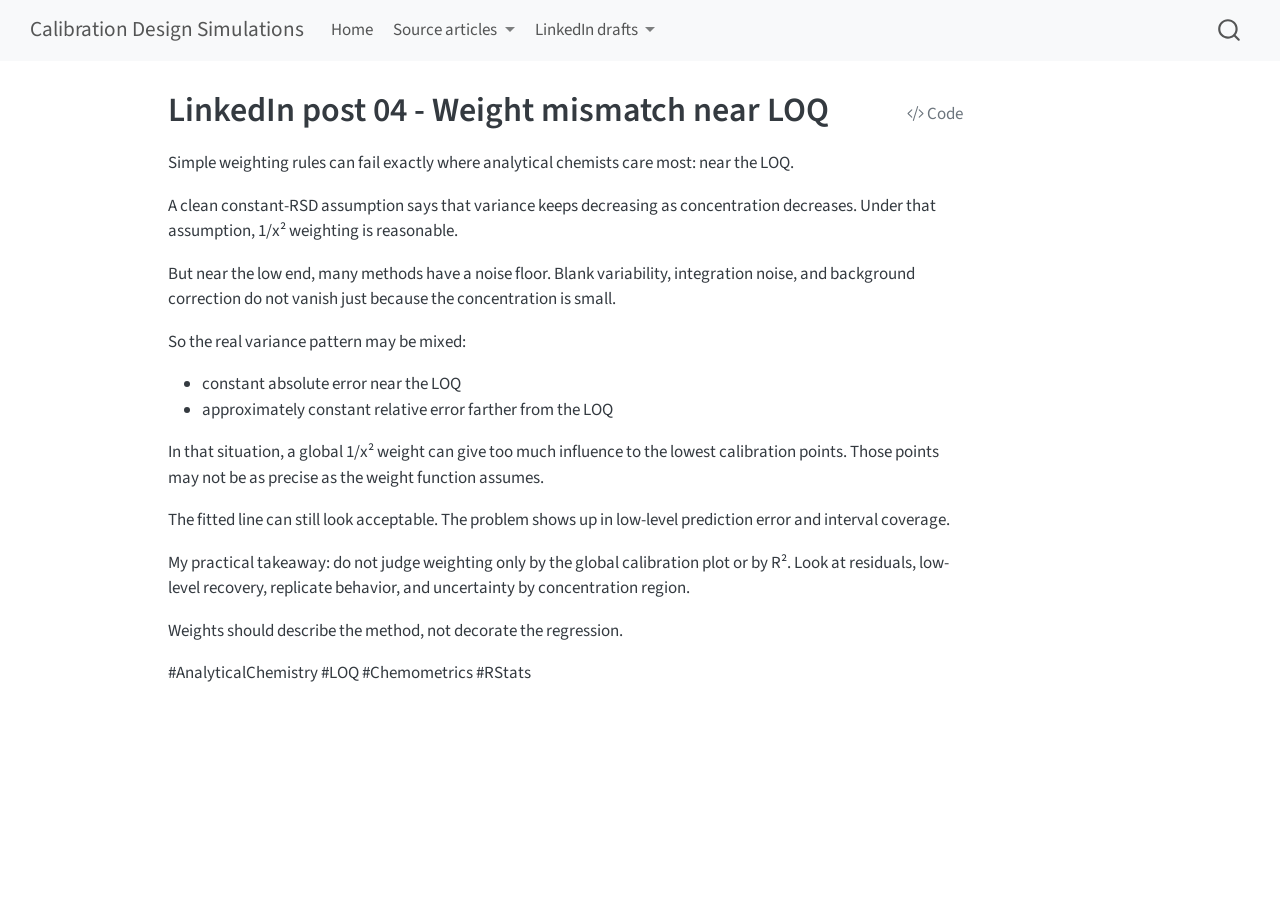
<file: posts/04_loq_weight_mismatch_linkedin.html>
<!DOCTYPE html>
<html xmlns="http://www.w3.org/1999/xhtml" lang="en" xml:lang="en"><head>

<meta charset="utf-8">
<meta name="generator" content="quarto-1.9.38">

<meta name="viewport" content="width=device-width, initial-scale=1.0, user-scalable=yes">


<title>LinkedIn post 04 - Weight mismatch near LOQ – Calibration Design Simulations</title>
<style>
/* Default styles provided by pandoc.
** See https://pandoc.org/MANUAL.html#variables-for-html for config info.
*/
code{white-space: pre-wrap;}
span.smallcaps{font-variant: small-caps;}
div.columns{display: flex; gap: min(4vw, 1.5em);}
div.column{flex: auto; overflow-x: auto;}
div.hanging-indent{margin-left: 1.5em; text-indent: -1.5em;}
ul.task-list{list-style: none;}
ul.task-list li input[type="checkbox"] {
  width: 0.8em;
  margin: 0 0.8em 0.2em -1em; /* quarto-specific, see https://github.com/quarto-dev/quarto-cli/issues/4556 */ 
  vertical-align: middle;
}
/* CSS for syntax highlighting */
html { -webkit-text-size-adjust: 100%; }
pre > code.sourceCode { white-space: pre; position: relative; }
pre > code.sourceCode > span { display: inline-block; line-height: 1.25; }
pre > code.sourceCode > span:empty { height: 1.2em; }
.sourceCode { overflow: visible; }
code.sourceCode > span { color: inherit; text-decoration: inherit; }
div.sourceCode { margin: 1em 0; }
pre.sourceCode { margin: 0; }
@media screen {
div.sourceCode { overflow: auto; }
}
@media print {
pre > code.sourceCode { white-space: pre-wrap; }
pre > code.sourceCode > span { text-indent: -5em; padding-left: 5em; }
}
pre.numberSource code
  { counter-reset: source-line 0; }
pre.numberSource code > span
  { position: relative; left: -4em; counter-increment: source-line; }
pre.numberSource code > span > a:first-child::before
  { content: counter(source-line);
    position: relative; left: -1em; text-align: right; vertical-align: baseline;
    border: none; display: inline-block;
    -webkit-touch-callout: none; -webkit-user-select: none;
    -khtml-user-select: none; -moz-user-select: none;
    -ms-user-select: none; user-select: none;
    padding: 0 4px; width: 4em;
  }
pre.numberSource { margin-left: 3em;  padding-left: 4px; }
div.sourceCode
  {   }
@media screen {
pre > code.sourceCode > span > a:first-child::before { text-decoration: underline; }
}
</style>


<script src="../site_libs/quarto-nav/quarto-nav.js"></script>
<script src="../site_libs/quarto-nav/headroom.min.js"></script>
<script src="../site_libs/clipboard/clipboard.min.js"></script>
<script src="../site_libs/quarto-search/autocomplete.umd.js"></script>
<script src="../site_libs/quarto-search/fuse.min.js"></script>
<script src="../site_libs/quarto-search/quarto-search.js"></script>
<meta name="quarto:offset" content="../">
<script src="../site_libs/quarto-html/quarto.js" type="module"></script>
<script src="../site_libs/quarto-html/tabsets/tabsets.js" type="module"></script>
<script src="../site_libs/quarto-html/popper.min.js"></script>
<script src="../site_libs/quarto-html/tippy.umd.min.js"></script>
<script src="../site_libs/quarto-html/anchor.min.js"></script>
<link href="../site_libs/quarto-html/tippy.css" rel="stylesheet">
<link href="../site_libs/quarto-html/quarto-syntax-highlighting-15634bcf2e68342d4ad2dfa704d543f6.css" rel="stylesheet" id="quarto-text-highlighting-styles">
<script src="../site_libs/bootstrap/bootstrap.min.js"></script>
<link href="../site_libs/bootstrap/bootstrap-icons.css" rel="stylesheet">
<link href="../site_libs/bootstrap/bootstrap-615f3143734a539be9bcb7b2e9d311cb.min.css" rel="stylesheet" append-hash="true" id="quarto-bootstrap" data-mode="light">
<script id="quarto-search-options" type="application/json">{
  "location": "navbar",
  "copy-button": false,
  "collapse-after": 3,
  "panel-placement": "end",
  "type": "overlay",
  "limit": 50,
  "keyboard-shortcut": [
    "f",
    "/",
    "s"
  ],
  "show-item-context": false,
  "language": {
    "search-no-results-text": "No results",
    "search-matching-documents-text": "matching documents",
    "search-copy-link-title": "Copy link to search",
    "search-hide-matches-text": "Hide additional matches",
    "search-more-match-text": "more match in this document",
    "search-more-matches-text": "more matches in this document",
    "search-clear-button-title": "Clear",
    "search-text-placeholder": "",
    "search-detached-cancel-button-title": "Cancel",
    "search-submit-button-title": "Submit",
    "search-label": "Search"
  }
}</script>


</head>

<body class="nav-fixed quarto-light">

<div id="quarto-search-results"></div>
  <header id="quarto-header" class="headroom fixed-top">
    <nav class="navbar navbar-expand-lg " data-bs-theme="dark">
      <div class="navbar-container container-fluid">
      <div class="navbar-brand-container mx-auto">
    <a class="navbar-brand" href="../index.html">
    <span class="navbar-title">Calibration Design Simulations</span>
    </a>
  </div>
            <div id="quarto-search" class="" title="Search"></div>
          <button class="navbar-toggler" type="button" data-bs-toggle="collapse" data-bs-target="#navbarCollapse" aria-controls="navbarCollapse" role="menu" aria-expanded="false" aria-label="Toggle navigation" onclick="if (window.quartoToggleHeadroom) { window.quartoToggleHeadroom(); }">
  <span class="navbar-toggler-icon"></span>
</button>
          <div class="collapse navbar-collapse" id="navbarCollapse">
            <ul class="navbar-nav navbar-nav-scroll me-auto">
  <li class="nav-item">
    <a class="nav-link" href="../index.html"> 
<span class="menu-text">Home</span></a>
  </li>  
  <li class="nav-item dropdown ">
    <a class="nav-link dropdown-toggle" href="#" id="nav-menu-source-articles" role="link" data-bs-toggle="dropdown" aria-expanded="false">
 <span class="menu-text">Source articles</span>
    </a>
    <ul class="dropdown-menu" aria-labelledby="nav-menu-source-articles">    
        <li>
    <a class="dropdown-item" href="../scripts/01_point_distribution.html">
 <span class="dropdown-text">Calibration design</span></a>
  </li>  
        <li>
    <a class="dropdown-item" href="../scripts/02_heteroscedasticity.html">
 <span class="dropdown-text">Heteroscedasticity</span></a>
  </li>  
        <li>
    <a class="dropdown-item" href="../scripts/03_weighted_least_squares.html">
 <span class="dropdown-text">Weighted least squares</span></a>
  </li>  
        <li>
    <a class="dropdown-item" href="../scripts/04_loq_weight_mismatch.html">
 <span class="dropdown-text">LOQ weight mismatch</span></a>
  </li>  
        <li>
    <a class="dropdown-item" href="../scripts/05_nonlinearity_detection.html">
 <span class="dropdown-text">Downward non-linearity</span></a>
  </li>  
    </ul>
  </li>
  <li class="nav-item dropdown ">
    <a class="nav-link dropdown-toggle" href="#" id="nav-menu-linkedin-drafts" role="link" data-bs-toggle="dropdown" aria-expanded="false">
 <span class="menu-text">LinkedIn drafts</span>
    </a>
    <ul class="dropdown-menu" aria-labelledby="nav-menu-linkedin-drafts">    
        <li>
    <a class="dropdown-item" href="../posts/01_calibration_design_linkedin.html">
 <span class="dropdown-text">Post 01</span></a>
  </li>  
        <li>
    <a class="dropdown-item" href="../posts/02_heteroscedasticity_linkedin.html">
 <span class="dropdown-text">Post 02</span></a>
  </li>  
        <li>
    <a class="dropdown-item" href="../posts/03_weighted_least_squares_linkedin.html">
 <span class="dropdown-text">Post 03</span></a>
  </li>  
        <li>
    <a class="dropdown-item" href="../posts/04_loq_weight_mismatch_linkedin.html">
 <span class="dropdown-text">Post 04</span></a>
  </li>  
        <li>
    <a class="dropdown-item" href="../posts/05_nonlinearity_detection_linkedin.html">
 <span class="dropdown-text">Post 05</span></a>
  </li>  
    </ul>
  </li>
</ul>
          </div> <!-- /navcollapse -->
            <div class="quarto-navbar-tools">
</div>
      </div> <!-- /container-fluid -->
    </nav>
</header>
<!-- content -->
<div id="quarto-content" class="quarto-container page-columns page-rows-contents page-layout-article page-navbar">
<!-- sidebar -->
<!-- margin-sidebar -->
    <div id="quarto-margin-sidebar" class="sidebar margin-sidebar zindex-bottom">
        
    </div>
<!-- main -->
<main class="content" id="quarto-document-content">

<header id="title-block-header" class="quarto-title-block default">
<div class="quarto-title">
<div class="quarto-title-block"><div><h1 class="title">LinkedIn post 04 - Weight mismatch near LOQ</h1><button type="button" class="btn code-tools-button" id="quarto-code-tools-source"><i class="bi"></i> Code</button></div></div>
</div>



<div class="quarto-title-meta">

    
  
    
  </div>
  


</header>


<p>Simple weighting rules can fail exactly where analytical chemists care most: near the LOQ.</p>
<p>A clean constant-RSD assumption says that variance keeps decreasing as concentration decreases. Under that assumption, 1/x² weighting is reasonable.</p>
<p>But near the low end, many methods have a noise floor. Blank variability, integration noise, and background correction do not vanish just because the concentration is small.</p>
<p>So the real variance pattern may be mixed:</p>
<ul>
<li>constant absolute error near the LOQ</li>
<li>approximately constant relative error farther from the LOQ</li>
</ul>
<p>In that situation, a global 1/x² weight can give too much influence to the lowest calibration points. Those points may not be as precise as the weight function assumes.</p>
<p>The fitted line can still look acceptable. The problem shows up in low-level prediction error and interval coverage.</p>
<p>My practical takeaway: do not judge weighting only by the global calibration plot or by R². Look at residuals, low-level recovery, replicate behavior, and uncertainty by concentration region.</p>
<p>Weights should describe the method, not decorate the regression.</p>
<p>#AnalyticalChemistry #LOQ #Chemometrics #RStats</p>


<!-- -->


</main> <!-- /main -->
<script id="quarto-html-after-body" type="application/javascript">
  window.document.addEventListener("DOMContentLoaded", function (event) {
    const icon = "";
    const anchorJS = new window.AnchorJS();
    anchorJS.options = {
      placement: 'right',
      icon: icon
    };
    anchorJS.add('.anchored');
    const isCodeAnnotation = (el) => {
      for (const clz of el.classList) {
        if (clz.startsWith('code-annotation-')) {                     
          return true;
        }
      }
      return false;
    }
    const onCopySuccess = function(e) {
      // button target
      const button = e.trigger;
      // don't keep focus
      button.blur();
      // flash "checked"
      button.classList.add('code-copy-button-checked');
      var currentTitle = button.getAttribute("title");
      button.setAttribute("title", "Copied!");
      let tooltip;
      if (window.bootstrap) {
        button.setAttribute("data-bs-toggle", "tooltip");
        button.setAttribute("data-bs-placement", "left");
        button.setAttribute("data-bs-title", "Copied!");
        tooltip = new bootstrap.Tooltip(button, 
          { trigger: "manual", 
            customClass: "code-copy-button-tooltip",
            offset: [0, -8]});
        tooltip.show();    
      }
      setTimeout(function() {
        if (tooltip) {
          tooltip.hide();
          button.removeAttribute("data-bs-title");
          button.removeAttribute("data-bs-toggle");
          button.removeAttribute("data-bs-placement");
        }
        button.setAttribute("title", currentTitle);
        button.classList.remove('code-copy-button-checked');
      }, 1000);
      // clear code selection
      e.clearSelection();
    }
    const getTextToCopy = function(trigger) {
      const outerScaffold = trigger.parentElement.cloneNode(true);
      const codeEl = outerScaffold.querySelector('code');
      for (const childEl of codeEl.children) {
        if (isCodeAnnotation(childEl)) {
          childEl.remove();
        }
      }
      return codeEl.innerText;
    }
    const clipboard = new window.ClipboardJS('.code-copy-button:not([data-in-quarto-modal])', {
      text: getTextToCopy
    });
    clipboard.on('success', onCopySuccess);
    if (window.document.getElementById('quarto-embedded-source-code-modal')) {
      const clipboardModal = new window.ClipboardJS('.code-copy-button[data-in-quarto-modal]', {
        text: getTextToCopy,
        container: window.document.getElementById('quarto-embedded-source-code-modal')
      });
      clipboardModal.on('success', onCopySuccess);
    }
    const viewSource = window.document.getElementById('quarto-view-source') ||
                       window.document.getElementById('quarto-code-tools-source');
    if (viewSource) {
      const sourceUrl = viewSource.getAttribute("data-quarto-source-url");
      viewSource.addEventListener("click", function(e) {
        if (sourceUrl) {
          // rstudio viewer pane
          if (/\bcapabilities=\b/.test(window.location)) {
            window.open(sourceUrl);
          } else {
            window.location.href = sourceUrl;
          }
        } else {
          const modal = new bootstrap.Modal(document.getElementById('quarto-embedded-source-code-modal'));
          modal.show();
        }
        return false;
      });
    }
    function toggleCodeHandler(show) {
      return function(e) {
        const detailsSrc = window.document.querySelectorAll(".cell > details > .sourceCode");
        for (let i=0; i<detailsSrc.length; i++) {
          const details = detailsSrc[i].parentElement;
          if (show) {
            details.open = true;
          } else {
            details.removeAttribute("open");
          }
        }
        const cellCodeDivs = window.document.querySelectorAll(".cell > .sourceCode");
        const fromCls = show ? "hidden" : "unhidden";
        const toCls = show ? "unhidden" : "hidden";
        for (let i=0; i<cellCodeDivs.length; i++) {
          const codeDiv = cellCodeDivs[i];
          if (codeDiv.classList.contains(fromCls)) {
            codeDiv.classList.remove(fromCls);
            codeDiv.classList.add(toCls);
          } 
        }
        return false;
      }
    }
    const hideAllCode = window.document.getElementById("quarto-hide-all-code");
    if (hideAllCode) {
      hideAllCode.addEventListener("click", toggleCodeHandler(false));
    }
    const showAllCode = window.document.getElementById("quarto-show-all-code");
    if (showAllCode) {
      showAllCode.addEventListener("click", toggleCodeHandler(true));
    }
      var localhostRegex = new RegExp(/^(?:http|https):\/\/localhost\:?[0-9]*\//);
      var mailtoRegex = new RegExp(/^mailto:/);
        var filterRegex = new RegExp('/' + window.location.host + '/');
      var isInternal = (href) => {
          return filterRegex.test(href) || localhostRegex.test(href) || mailtoRegex.test(href);
      }
      // Inspect non-navigation links and adorn them if external
     var links = window.document.querySelectorAll('a[href]:not(.nav-link):not(.navbar-brand):not(.toc-action):not(.sidebar-link):not(.sidebar-item-toggle):not(.pagination-link):not(.no-external):not([aria-hidden]):not(.dropdown-item):not(.quarto-navigation-tool):not(.about-link)');
      for (var i=0; i<links.length; i++) {
        const link = links[i];
        if (!isInternal(link.href)) {
          // undo the damage that might have been done by quarto-nav.js in the case of
          // links that we want to consider external
          if (link.dataset.originalHref !== undefined) {
            link.href = link.dataset.originalHref;
          }
        }
      }
    function tippyHover(el, contentFn, onTriggerFn, onUntriggerFn) {
      const config = {
        allowHTML: true,
        maxWidth: 500,
        delay: 100,
        arrow: false,
        appendTo: function(el) {
            return el.parentElement;
        },
        interactive: true,
        interactiveBorder: 10,
        theme: 'quarto',
        placement: 'bottom-start',
      };
      if (contentFn) {
        config.content = contentFn;
      }
      if (onTriggerFn) {
        config.onTrigger = onTriggerFn;
      }
      if (onUntriggerFn) {
        config.onUntrigger = onUntriggerFn;
      }
      window.tippy(el, config); 
    }
    const noterefs = window.document.querySelectorAll('a[role="doc-noteref"]');
    for (var i=0; i<noterefs.length; i++) {
      const ref = noterefs[i];
      tippyHover(ref, function() {
        // use id or data attribute instead here
        let href = ref.getAttribute('data-footnote-href') || ref.getAttribute('href');
        try { href = new URL(href).hash; } catch {}
        const id = href.replace(/^#\/?/, "");
        const note = window.document.getElementById(id);
        if (note) {
          return note.innerHTML;
        } else {
          return "";
        }
      });
    }
    const xrefs = window.document.querySelectorAll('a.quarto-xref');
    const processXRef = (id, note) => {
      // Strip column container classes
      const stripColumnClz = (el) => {
        el.classList.remove("page-full", "page-columns");
        if (el.children) {
          for (const child of el.children) {
            stripColumnClz(child);
          }
        }
      }
      stripColumnClz(note)
      if (id === null || id.startsWith('sec-')) {
        // Special case sections, only their first couple elements
        const container = document.createElement("div");
        if (note.children && note.children.length > 2) {
          container.appendChild(note.children[0].cloneNode(true));
          for (let i = 1; i < note.children.length; i++) {
            const child = note.children[i];
            if (child.tagName === "P" && child.innerText === "") {
              continue;
            } else {
              container.appendChild(child.cloneNode(true));
              break;
            }
          }
          if (window.Quarto?.typesetMath) {
            window.Quarto.typesetMath(container);
          }
          return container.innerHTML
        } else {
          if (window.Quarto?.typesetMath) {
            window.Quarto.typesetMath(note);
          }
          return note.innerHTML;
        }
      } else {
        // Remove any anchor links if they are present
        const anchorLink = note.querySelector('a.anchorjs-link');
        if (anchorLink) {
          anchorLink.remove();
        }
        if (window.Quarto?.typesetMath) {
          window.Quarto.typesetMath(note);
        }
        if (note.classList.contains("callout")) {
          return note.outerHTML;
        } else {
          return note.innerHTML;
        }
      }
    }
    for (var i=0; i<xrefs.length; i++) {
      const xref = xrefs[i];
      tippyHover(xref, undefined, function(instance) {
        instance.disable();
        let url = xref.getAttribute('href');
        let hash = undefined; 
        if (url.startsWith('#')) {
          hash = url;
        } else {
          try { hash = new URL(url).hash; } catch {}
        }
        if (hash) {
          const id = hash.replace(/^#\/?/, "");
          const note = window.document.getElementById(id);
          if (note !== null) {
            try {
              const html = processXRef(id, note.cloneNode(true));
              instance.setContent(html);
            } finally {
              instance.enable();
              instance.show();
            }
          } else {
            // See if we can fetch this
            fetch(url.split('#')[0])
            .then(res => res.text())
            .then(html => {
              const parser = new DOMParser();
              const htmlDoc = parser.parseFromString(html, "text/html");
              const note = htmlDoc.getElementById(id);
              if (note !== null) {
                const html = processXRef(id, note);
                instance.setContent(html);
              } 
            }).finally(() => {
              instance.enable();
              instance.show();
            });
          }
        } else {
          // See if we can fetch a full url (with no hash to target)
          // This is a special case and we should probably do some content thinning / targeting
          fetch(url)
          .then(res => res.text())
          .then(html => {
            const parser = new DOMParser();
            const htmlDoc = parser.parseFromString(html, "text/html");
            const note = htmlDoc.querySelector('main.content');
            if (note !== null) {
              // This should only happen for chapter cross references
              // (since there is no id in the URL)
              // remove the first header
              if (note.children.length > 0 && note.children[0].tagName === "HEADER") {
                note.children[0].remove();
              }
              const html = processXRef(null, note);
              instance.setContent(html);
            } 
          }).finally(() => {
            instance.enable();
            instance.show();
          });
        }
      }, function(instance) {
      });
    }
        let selectedAnnoteEl;
        const selectorForAnnotation = ( cell, annotation) => {
          let cellAttr = 'data-code-cell="' + cell + '"';
          let lineAttr = 'data-code-annotation="' +  annotation + '"';
          const selector = 'span[' + cellAttr + '][' + lineAttr + ']';
          return selector;
        }
        const selectCodeLines = (annoteEl) => {
          const doc = window.document;
          const targetCell = annoteEl.getAttribute("data-target-cell");
          const targetAnnotation = annoteEl.getAttribute("data-target-annotation");
          const annoteSpan = window.document.querySelector(selectorForAnnotation(targetCell, targetAnnotation));
          const lines = annoteSpan.getAttribute("data-code-lines").split(",");
          const lineIds = lines.map((line) => {
            return targetCell + "-" + line;
          })
          let top = null;
          let height = null;
          let parent = null;
          if (lineIds.length > 0) {
              //compute the position of the single el (top and bottom and make a div)
              const el = window.document.getElementById(lineIds[0]);
              top = el.offsetTop;
              height = el.offsetHeight;
              parent = el.parentElement.parentElement;
            if (lineIds.length > 1) {
              const lastEl = window.document.getElementById(lineIds[lineIds.length - 1]);
              const bottom = lastEl.offsetTop + lastEl.offsetHeight;
              height = bottom - top;
            }
            if (top !== null && height !== null && parent !== null) {
              // cook up a div (if necessary) and position it 
              let div = window.document.getElementById("code-annotation-line-highlight");
              if (div === null) {
                div = window.document.createElement("div");
                div.setAttribute("id", "code-annotation-line-highlight");
                div.style.position = 'absolute';
                parent.appendChild(div);
              }
              div.style.top = top - 2 + "px";
              div.style.height = height + 4 + "px";
              div.style.left = 0;
              let gutterDiv = window.document.getElementById("code-annotation-line-highlight-gutter");
              if (gutterDiv === null) {
                gutterDiv = window.document.createElement("div");
                gutterDiv.setAttribute("id", "code-annotation-line-highlight-gutter");
                gutterDiv.style.position = 'absolute';
                const codeCell = window.document.getElementById(targetCell);
                const gutter = codeCell.querySelector('.code-annotation-gutter');
                gutter.appendChild(gutterDiv);
              }
              gutterDiv.style.top = top - 2 + "px";
              gutterDiv.style.height = height + 4 + "px";
            }
            selectedAnnoteEl = annoteEl;
          }
        };
        const unselectCodeLines = () => {
          const elementsIds = ["code-annotation-line-highlight", "code-annotation-line-highlight-gutter"];
          elementsIds.forEach((elId) => {
            const div = window.document.getElementById(elId);
            if (div) {
              div.remove();
            }
          });
          selectedAnnoteEl = undefined;
        };
          // Handle positioning of the toggle
      window.addEventListener(
        "resize",
        throttle(() => {
          elRect = undefined;
          if (selectedAnnoteEl) {
            selectCodeLines(selectedAnnoteEl);
          }
        }, 10)
      );
      function throttle(fn, ms) {
      let throttle = false;
      let timer;
        return (...args) => {
          if(!throttle) { // first call gets through
              fn.apply(this, args);
              throttle = true;
          } else { // all the others get throttled
              if(timer) clearTimeout(timer); // cancel #2
              timer = setTimeout(() => {
                fn.apply(this, args);
                timer = throttle = false;
              }, ms);
          }
        };
      }
        // Attach click handler to the DT
        const annoteDls = window.document.querySelectorAll('dt[data-target-cell]');
        for (const annoteDlNode of annoteDls) {
          annoteDlNode.addEventListener('click', (event) => {
            const clickedEl = event.target;
            if (clickedEl !== selectedAnnoteEl) {
              unselectCodeLines();
              const activeEl = window.document.querySelector('dt[data-target-cell].code-annotation-active');
              if (activeEl) {
                activeEl.classList.remove('code-annotation-active');
              }
              selectCodeLines(clickedEl);
              clickedEl.classList.add('code-annotation-active');
            } else {
              // Unselect the line
              unselectCodeLines();
              clickedEl.classList.remove('code-annotation-active');
            }
          });
        }
    const findCites = (el) => {
      const parentEl = el.parentElement;
      if (parentEl) {
        const cites = parentEl.dataset.cites;
        if (cites) {
          return {
            el,
            cites: cites.split(' ')
          };
        } else {
          return findCites(el.parentElement)
        }
      } else {
        return undefined;
      }
    };
    var bibliorefs = window.document.querySelectorAll('a[role="doc-biblioref"]');
    for (var i=0; i<bibliorefs.length; i++) {
      const ref = bibliorefs[i];
      const citeInfo = findCites(ref);
      if (citeInfo) {
        tippyHover(citeInfo.el, function() {
          var popup = window.document.createElement('div');
          citeInfo.cites.forEach(function(cite) {
            var citeDiv = window.document.createElement('div');
            citeDiv.classList.add('hanging-indent');
            citeDiv.classList.add('csl-entry');
            var biblioDiv = window.document.getElementById('ref-' + cite);
            if (biblioDiv) {
              citeDiv.innerHTML = biblioDiv.innerHTML;
            }
            popup.appendChild(citeDiv);
          });
          return popup.innerHTML;
        });
      }
    }
  });
  </script><div class="modal fade" id="quarto-embedded-source-code-modal" tabindex="-1" aria-labelledby="quarto-embedded-source-code-modal-label" aria-hidden="true"><div class="modal-dialog modal-dialog-scrollable"><div class="modal-content"><div class="modal-header"><h5 class="modal-title" id="quarto-embedded-source-code-modal-label">Source Code</h5><button class="btn-close" data-bs-dismiss="modal"></button></div><div class="modal-body"><div class="">
<div class="code-copy-outer-scaffold"><div class="sourceCode" id="cb1" data-shortcodes="false"><pre class="sourceCode markdown code-with-copy"><code class="sourceCode markdown"><span id="cb1-1"><a href="#cb1-1" aria-hidden="true" tabindex="-1"></a><span class="co">---</span></span>
<span id="cb1-2"><a href="#cb1-2" aria-hidden="true" tabindex="-1"></a><span class="an">title:</span><span class="co"> "LinkedIn post 04 - Weight mismatch near LOQ"</span></span>
<span id="cb1-3"><a href="#cb1-3" aria-hidden="true" tabindex="-1"></a><span class="co">---</span></span>
<span id="cb1-4"><a href="#cb1-4" aria-hidden="true" tabindex="-1"></a></span>
<span id="cb1-5"><a href="#cb1-5" aria-hidden="true" tabindex="-1"></a>Simple weighting rules can fail exactly where analytical chemists care most: near the LOQ.</span>
<span id="cb1-6"><a href="#cb1-6" aria-hidden="true" tabindex="-1"></a></span>
<span id="cb1-7"><a href="#cb1-7" aria-hidden="true" tabindex="-1"></a>A clean constant-RSD assumption says that variance keeps decreasing as concentration decreases. Under that assumption, 1/x² weighting is reasonable.</span>
<span id="cb1-8"><a href="#cb1-8" aria-hidden="true" tabindex="-1"></a></span>
<span id="cb1-9"><a href="#cb1-9" aria-hidden="true" tabindex="-1"></a>But near the low end, many methods have a noise floor. Blank variability, integration noise, and background correction do not vanish just because the concentration is small.</span>
<span id="cb1-10"><a href="#cb1-10" aria-hidden="true" tabindex="-1"></a></span>
<span id="cb1-11"><a href="#cb1-11" aria-hidden="true" tabindex="-1"></a>So the real variance pattern may be mixed:</span>
<span id="cb1-12"><a href="#cb1-12" aria-hidden="true" tabindex="-1"></a></span>
<span id="cb1-13"><a href="#cb1-13" aria-hidden="true" tabindex="-1"></a><span class="ss">- </span>constant absolute error near the LOQ</span>
<span id="cb1-14"><a href="#cb1-14" aria-hidden="true" tabindex="-1"></a><span class="ss">- </span>approximately constant relative error farther from the LOQ</span>
<span id="cb1-15"><a href="#cb1-15" aria-hidden="true" tabindex="-1"></a></span>
<span id="cb1-16"><a href="#cb1-16" aria-hidden="true" tabindex="-1"></a>In that situation, a global 1/x² weight can give too much influence to the lowest calibration points. Those points may not be as precise as the weight function assumes.</span>
<span id="cb1-17"><a href="#cb1-17" aria-hidden="true" tabindex="-1"></a></span>
<span id="cb1-18"><a href="#cb1-18" aria-hidden="true" tabindex="-1"></a>The fitted line can still look acceptable. The problem shows up in low-level prediction error and interval coverage.</span>
<span id="cb1-19"><a href="#cb1-19" aria-hidden="true" tabindex="-1"></a></span>
<span id="cb1-20"><a href="#cb1-20" aria-hidden="true" tabindex="-1"></a>My practical takeaway: do not judge weighting only by the global calibration plot or by R². Look at residuals, low-level recovery, replicate behavior, and uncertainty by concentration region.</span>
<span id="cb1-21"><a href="#cb1-21" aria-hidden="true" tabindex="-1"></a></span>
<span id="cb1-22"><a href="#cb1-22" aria-hidden="true" tabindex="-1"></a>Weights should describe the method, not decorate the regression.</span>
<span id="cb1-23"><a href="#cb1-23" aria-hidden="true" tabindex="-1"></a></span>
<span id="cb1-24"><a href="#cb1-24" aria-hidden="true" tabindex="-1"></a>#AnalyticalChemistry #LOQ #Chemometrics #RStats</span></code></pre></div><button title="Copy to Clipboard" class="code-copy-button" data-in-quarto-modal=""><i class="bi"></i></button></div>
</div></div></div></div></div>
</div> <!-- /content -->




</body></html>
</file>
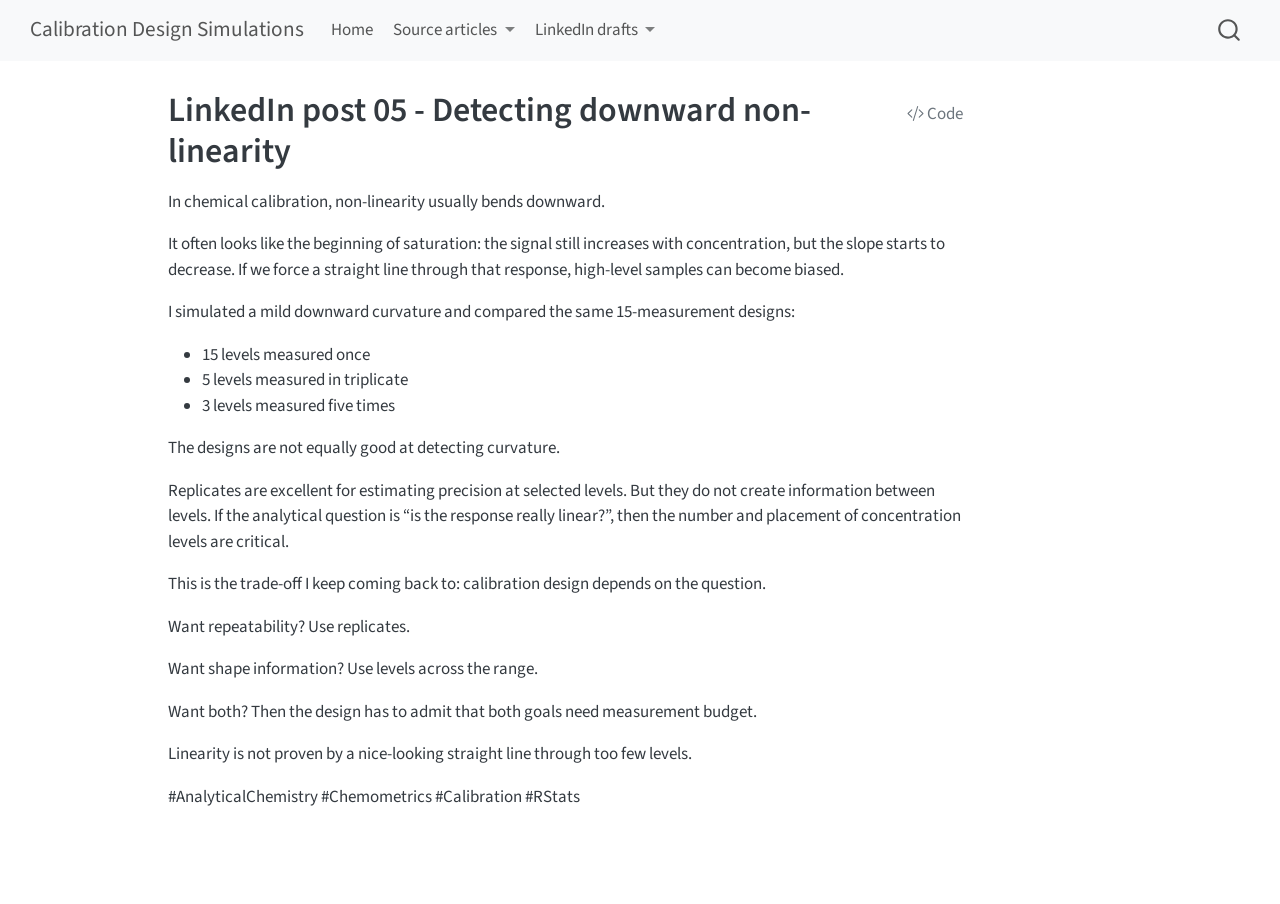
<file: posts/05_nonlinearity_detection_linkedin.html>
<!DOCTYPE html>
<html xmlns="http://www.w3.org/1999/xhtml" lang="en" xml:lang="en"><head>

<meta charset="utf-8">
<meta name="generator" content="quarto-1.9.38">

<meta name="viewport" content="width=device-width, initial-scale=1.0, user-scalable=yes">


<title>LinkedIn post 05 - Detecting downward non-linearity – Calibration Design Simulations</title>
<style>
/* Default styles provided by pandoc.
** See https://pandoc.org/MANUAL.html#variables-for-html for config info.
*/
code{white-space: pre-wrap;}
span.smallcaps{font-variant: small-caps;}
div.columns{display: flex; gap: min(4vw, 1.5em);}
div.column{flex: auto; overflow-x: auto;}
div.hanging-indent{margin-left: 1.5em; text-indent: -1.5em;}
ul.task-list{list-style: none;}
ul.task-list li input[type="checkbox"] {
  width: 0.8em;
  margin: 0 0.8em 0.2em -1em; /* quarto-specific, see https://github.com/quarto-dev/quarto-cli/issues/4556 */ 
  vertical-align: middle;
}
/* CSS for syntax highlighting */
html { -webkit-text-size-adjust: 100%; }
pre > code.sourceCode { white-space: pre; position: relative; }
pre > code.sourceCode > span { display: inline-block; line-height: 1.25; }
pre > code.sourceCode > span:empty { height: 1.2em; }
.sourceCode { overflow: visible; }
code.sourceCode > span { color: inherit; text-decoration: inherit; }
div.sourceCode { margin: 1em 0; }
pre.sourceCode { margin: 0; }
@media screen {
div.sourceCode { overflow: auto; }
}
@media print {
pre > code.sourceCode { white-space: pre-wrap; }
pre > code.sourceCode > span { text-indent: -5em; padding-left: 5em; }
}
pre.numberSource code
  { counter-reset: source-line 0; }
pre.numberSource code > span
  { position: relative; left: -4em; counter-increment: source-line; }
pre.numberSource code > span > a:first-child::before
  { content: counter(source-line);
    position: relative; left: -1em; text-align: right; vertical-align: baseline;
    border: none; display: inline-block;
    -webkit-touch-callout: none; -webkit-user-select: none;
    -khtml-user-select: none; -moz-user-select: none;
    -ms-user-select: none; user-select: none;
    padding: 0 4px; width: 4em;
  }
pre.numberSource { margin-left: 3em;  padding-left: 4px; }
div.sourceCode
  {   }
@media screen {
pre > code.sourceCode > span > a:first-child::before { text-decoration: underline; }
}
</style>


<script src="../site_libs/quarto-nav/quarto-nav.js"></script>
<script src="../site_libs/quarto-nav/headroom.min.js"></script>
<script src="../site_libs/clipboard/clipboard.min.js"></script>
<script src="../site_libs/quarto-search/autocomplete.umd.js"></script>
<script src="../site_libs/quarto-search/fuse.min.js"></script>
<script src="../site_libs/quarto-search/quarto-search.js"></script>
<meta name="quarto:offset" content="../">
<script src="../site_libs/quarto-html/quarto.js" type="module"></script>
<script src="../site_libs/quarto-html/tabsets/tabsets.js" type="module"></script>
<script src="../site_libs/quarto-html/popper.min.js"></script>
<script src="../site_libs/quarto-html/tippy.umd.min.js"></script>
<script src="../site_libs/quarto-html/anchor.min.js"></script>
<link href="../site_libs/quarto-html/tippy.css" rel="stylesheet">
<link href="../site_libs/quarto-html/quarto-syntax-highlighting-15634bcf2e68342d4ad2dfa704d543f6.css" rel="stylesheet" id="quarto-text-highlighting-styles">
<script src="../site_libs/bootstrap/bootstrap.min.js"></script>
<link href="../site_libs/bootstrap/bootstrap-icons.css" rel="stylesheet">
<link href="../site_libs/bootstrap/bootstrap-615f3143734a539be9bcb7b2e9d311cb.min.css" rel="stylesheet" append-hash="true" id="quarto-bootstrap" data-mode="light">
<script id="quarto-search-options" type="application/json">{
  "location": "navbar",
  "copy-button": false,
  "collapse-after": 3,
  "panel-placement": "end",
  "type": "overlay",
  "limit": 50,
  "keyboard-shortcut": [
    "f",
    "/",
    "s"
  ],
  "show-item-context": false,
  "language": {
    "search-no-results-text": "No results",
    "search-matching-documents-text": "matching documents",
    "search-copy-link-title": "Copy link to search",
    "search-hide-matches-text": "Hide additional matches",
    "search-more-match-text": "more match in this document",
    "search-more-matches-text": "more matches in this document",
    "search-clear-button-title": "Clear",
    "search-text-placeholder": "",
    "search-detached-cancel-button-title": "Cancel",
    "search-submit-button-title": "Submit",
    "search-label": "Search"
  }
}</script>


</head>

<body class="nav-fixed quarto-light">

<div id="quarto-search-results"></div>
  <header id="quarto-header" class="headroom fixed-top">
    <nav class="navbar navbar-expand-lg " data-bs-theme="dark">
      <div class="navbar-container container-fluid">
      <div class="navbar-brand-container mx-auto">
    <a class="navbar-brand" href="../index.html">
    <span class="navbar-title">Calibration Design Simulations</span>
    </a>
  </div>
            <div id="quarto-search" class="" title="Search"></div>
          <button class="navbar-toggler" type="button" data-bs-toggle="collapse" data-bs-target="#navbarCollapse" aria-controls="navbarCollapse" role="menu" aria-expanded="false" aria-label="Toggle navigation" onclick="if (window.quartoToggleHeadroom) { window.quartoToggleHeadroom(); }">
  <span class="navbar-toggler-icon"></span>
</button>
          <div class="collapse navbar-collapse" id="navbarCollapse">
            <ul class="navbar-nav navbar-nav-scroll me-auto">
  <li class="nav-item">
    <a class="nav-link" href="../index.html"> 
<span class="menu-text">Home</span></a>
  </li>  
  <li class="nav-item dropdown ">
    <a class="nav-link dropdown-toggle" href="#" id="nav-menu-source-articles" role="link" data-bs-toggle="dropdown" aria-expanded="false">
 <span class="menu-text">Source articles</span>
    </a>
    <ul class="dropdown-menu" aria-labelledby="nav-menu-source-articles">    
        <li>
    <a class="dropdown-item" href="../scripts/01_point_distribution.html">
 <span class="dropdown-text">Calibration design</span></a>
  </li>  
        <li>
    <a class="dropdown-item" href="../scripts/02_heteroscedasticity.html">
 <span class="dropdown-text">Heteroscedasticity</span></a>
  </li>  
        <li>
    <a class="dropdown-item" href="../scripts/03_weighted_least_squares.html">
 <span class="dropdown-text">Weighted least squares</span></a>
  </li>  
        <li>
    <a class="dropdown-item" href="../scripts/04_loq_weight_mismatch.html">
 <span class="dropdown-text">LOQ weight mismatch</span></a>
  </li>  
        <li>
    <a class="dropdown-item" href="../scripts/05_nonlinearity_detection.html">
 <span class="dropdown-text">Downward non-linearity</span></a>
  </li>  
    </ul>
  </li>
  <li class="nav-item dropdown ">
    <a class="nav-link dropdown-toggle" href="#" id="nav-menu-linkedin-drafts" role="link" data-bs-toggle="dropdown" aria-expanded="false">
 <span class="menu-text">LinkedIn drafts</span>
    </a>
    <ul class="dropdown-menu" aria-labelledby="nav-menu-linkedin-drafts">    
        <li>
    <a class="dropdown-item" href="../posts/01_calibration_design_linkedin.html">
 <span class="dropdown-text">Post 01</span></a>
  </li>  
        <li>
    <a class="dropdown-item" href="../posts/02_heteroscedasticity_linkedin.html">
 <span class="dropdown-text">Post 02</span></a>
  </li>  
        <li>
    <a class="dropdown-item" href="../posts/03_weighted_least_squares_linkedin.html">
 <span class="dropdown-text">Post 03</span></a>
  </li>  
        <li>
    <a class="dropdown-item" href="../posts/04_loq_weight_mismatch_linkedin.html">
 <span class="dropdown-text">Post 04</span></a>
  </li>  
        <li>
    <a class="dropdown-item" href="../posts/05_nonlinearity_detection_linkedin.html">
 <span class="dropdown-text">Post 05</span></a>
  </li>  
    </ul>
  </li>
</ul>
          </div> <!-- /navcollapse -->
            <div class="quarto-navbar-tools">
</div>
      </div> <!-- /container-fluid -->
    </nav>
</header>
<!-- content -->
<div id="quarto-content" class="quarto-container page-columns page-rows-contents page-layout-article page-navbar">
<!-- sidebar -->
<!-- margin-sidebar -->
    <div id="quarto-margin-sidebar" class="sidebar margin-sidebar zindex-bottom">
        
    </div>
<!-- main -->
<main class="content" id="quarto-document-content">

<header id="title-block-header" class="quarto-title-block default">
<div class="quarto-title">
<div class="quarto-title-block"><div><h1 class="title">LinkedIn post 05 - Detecting downward non-linearity</h1><button type="button" class="btn code-tools-button" id="quarto-code-tools-source"><i class="bi"></i> Code</button></div></div>
</div>



<div class="quarto-title-meta">

    
  
    
  </div>
  


</header>


<p>In chemical calibration, non-linearity usually bends downward.</p>
<p>It often looks like the beginning of saturation: the signal still increases with concentration, but the slope starts to decrease. If we force a straight line through that response, high-level samples can become biased.</p>
<p>I simulated a mild downward curvature and compared the same 15-measurement designs:</p>
<ul>
<li>15 levels measured once</li>
<li>5 levels measured in triplicate</li>
<li>3 levels measured five times</li>
</ul>
<p>The designs are not equally good at detecting curvature.</p>
<p>Replicates are excellent for estimating precision at selected levels. But they do not create information between levels. If the analytical question is “is the response really linear?”, then the number and placement of concentration levels are critical.</p>
<p>This is the trade-off I keep coming back to: calibration design depends on the question.</p>
<p>Want repeatability? Use replicates.</p>
<p>Want shape information? Use levels across the range.</p>
<p>Want both? Then the design has to admit that both goals need measurement budget.</p>
<p>Linearity is not proven by a nice-looking straight line through too few levels.</p>
<p>#AnalyticalChemistry #Chemometrics #Calibration #RStats</p>


<!-- -->


</main> <!-- /main -->
<script id="quarto-html-after-body" type="application/javascript">
  window.document.addEventListener("DOMContentLoaded", function (event) {
    const icon = "";
    const anchorJS = new window.AnchorJS();
    anchorJS.options = {
      placement: 'right',
      icon: icon
    };
    anchorJS.add('.anchored');
    const isCodeAnnotation = (el) => {
      for (const clz of el.classList) {
        if (clz.startsWith('code-annotation-')) {                     
          return true;
        }
      }
      return false;
    }
    const onCopySuccess = function(e) {
      // button target
      const button = e.trigger;
      // don't keep focus
      button.blur();
      // flash "checked"
      button.classList.add('code-copy-button-checked');
      var currentTitle = button.getAttribute("title");
      button.setAttribute("title", "Copied!");
      let tooltip;
      if (window.bootstrap) {
        button.setAttribute("data-bs-toggle", "tooltip");
        button.setAttribute("data-bs-placement", "left");
        button.setAttribute("data-bs-title", "Copied!");
        tooltip = new bootstrap.Tooltip(button, 
          { trigger: "manual", 
            customClass: "code-copy-button-tooltip",
            offset: [0, -8]});
        tooltip.show();    
      }
      setTimeout(function() {
        if (tooltip) {
          tooltip.hide();
          button.removeAttribute("data-bs-title");
          button.removeAttribute("data-bs-toggle");
          button.removeAttribute("data-bs-placement");
        }
        button.setAttribute("title", currentTitle);
        button.classList.remove('code-copy-button-checked');
      }, 1000);
      // clear code selection
      e.clearSelection();
    }
    const getTextToCopy = function(trigger) {
      const outerScaffold = trigger.parentElement.cloneNode(true);
      const codeEl = outerScaffold.querySelector('code');
      for (const childEl of codeEl.children) {
        if (isCodeAnnotation(childEl)) {
          childEl.remove();
        }
      }
      return codeEl.innerText;
    }
    const clipboard = new window.ClipboardJS('.code-copy-button:not([data-in-quarto-modal])', {
      text: getTextToCopy
    });
    clipboard.on('success', onCopySuccess);
    if (window.document.getElementById('quarto-embedded-source-code-modal')) {
      const clipboardModal = new window.ClipboardJS('.code-copy-button[data-in-quarto-modal]', {
        text: getTextToCopy,
        container: window.document.getElementById('quarto-embedded-source-code-modal')
      });
      clipboardModal.on('success', onCopySuccess);
    }
    const viewSource = window.document.getElementById('quarto-view-source') ||
                       window.document.getElementById('quarto-code-tools-source');
    if (viewSource) {
      const sourceUrl = viewSource.getAttribute("data-quarto-source-url");
      viewSource.addEventListener("click", function(e) {
        if (sourceUrl) {
          // rstudio viewer pane
          if (/\bcapabilities=\b/.test(window.location)) {
            window.open(sourceUrl);
          } else {
            window.location.href = sourceUrl;
          }
        } else {
          const modal = new bootstrap.Modal(document.getElementById('quarto-embedded-source-code-modal'));
          modal.show();
        }
        return false;
      });
    }
    function toggleCodeHandler(show) {
      return function(e) {
        const detailsSrc = window.document.querySelectorAll(".cell > details > .sourceCode");
        for (let i=0; i<detailsSrc.length; i++) {
          const details = detailsSrc[i].parentElement;
          if (show) {
            details.open = true;
          } else {
            details.removeAttribute("open");
          }
        }
        const cellCodeDivs = window.document.querySelectorAll(".cell > .sourceCode");
        const fromCls = show ? "hidden" : "unhidden";
        const toCls = show ? "unhidden" : "hidden";
        for (let i=0; i<cellCodeDivs.length; i++) {
          const codeDiv = cellCodeDivs[i];
          if (codeDiv.classList.contains(fromCls)) {
            codeDiv.classList.remove(fromCls);
            codeDiv.classList.add(toCls);
          } 
        }
        return false;
      }
    }
    const hideAllCode = window.document.getElementById("quarto-hide-all-code");
    if (hideAllCode) {
      hideAllCode.addEventListener("click", toggleCodeHandler(false));
    }
    const showAllCode = window.document.getElementById("quarto-show-all-code");
    if (showAllCode) {
      showAllCode.addEventListener("click", toggleCodeHandler(true));
    }
      var localhostRegex = new RegExp(/^(?:http|https):\/\/localhost\:?[0-9]*\//);
      var mailtoRegex = new RegExp(/^mailto:/);
        var filterRegex = new RegExp('/' + window.location.host + '/');
      var isInternal = (href) => {
          return filterRegex.test(href) || localhostRegex.test(href) || mailtoRegex.test(href);
      }
      // Inspect non-navigation links and adorn them if external
     var links = window.document.querySelectorAll('a[href]:not(.nav-link):not(.navbar-brand):not(.toc-action):not(.sidebar-link):not(.sidebar-item-toggle):not(.pagination-link):not(.no-external):not([aria-hidden]):not(.dropdown-item):not(.quarto-navigation-tool):not(.about-link)');
      for (var i=0; i<links.length; i++) {
        const link = links[i];
        if (!isInternal(link.href)) {
          // undo the damage that might have been done by quarto-nav.js in the case of
          // links that we want to consider external
          if (link.dataset.originalHref !== undefined) {
            link.href = link.dataset.originalHref;
          }
        }
      }
    function tippyHover(el, contentFn, onTriggerFn, onUntriggerFn) {
      const config = {
        allowHTML: true,
        maxWidth: 500,
        delay: 100,
        arrow: false,
        appendTo: function(el) {
            return el.parentElement;
        },
        interactive: true,
        interactiveBorder: 10,
        theme: 'quarto',
        placement: 'bottom-start',
      };
      if (contentFn) {
        config.content = contentFn;
      }
      if (onTriggerFn) {
        config.onTrigger = onTriggerFn;
      }
      if (onUntriggerFn) {
        config.onUntrigger = onUntriggerFn;
      }
      window.tippy(el, config); 
    }
    const noterefs = window.document.querySelectorAll('a[role="doc-noteref"]');
    for (var i=0; i<noterefs.length; i++) {
      const ref = noterefs[i];
      tippyHover(ref, function() {
        // use id or data attribute instead here
        let href = ref.getAttribute('data-footnote-href') || ref.getAttribute('href');
        try { href = new URL(href).hash; } catch {}
        const id = href.replace(/^#\/?/, "");
        const note = window.document.getElementById(id);
        if (note) {
          return note.innerHTML;
        } else {
          return "";
        }
      });
    }
    const xrefs = window.document.querySelectorAll('a.quarto-xref');
    const processXRef = (id, note) => {
      // Strip column container classes
      const stripColumnClz = (el) => {
        el.classList.remove("page-full", "page-columns");
        if (el.children) {
          for (const child of el.children) {
            stripColumnClz(child);
          }
        }
      }
      stripColumnClz(note)
      if (id === null || id.startsWith('sec-')) {
        // Special case sections, only their first couple elements
        const container = document.createElement("div");
        if (note.children && note.children.length > 2) {
          container.appendChild(note.children[0].cloneNode(true));
          for (let i = 1; i < note.children.length; i++) {
            const child = note.children[i];
            if (child.tagName === "P" && child.innerText === "") {
              continue;
            } else {
              container.appendChild(child.cloneNode(true));
              break;
            }
          }
          if (window.Quarto?.typesetMath) {
            window.Quarto.typesetMath(container);
          }
          return container.innerHTML
        } else {
          if (window.Quarto?.typesetMath) {
            window.Quarto.typesetMath(note);
          }
          return note.innerHTML;
        }
      } else {
        // Remove any anchor links if they are present
        const anchorLink = note.querySelector('a.anchorjs-link');
        if (anchorLink) {
          anchorLink.remove();
        }
        if (window.Quarto?.typesetMath) {
          window.Quarto.typesetMath(note);
        }
        if (note.classList.contains("callout")) {
          return note.outerHTML;
        } else {
          return note.innerHTML;
        }
      }
    }
    for (var i=0; i<xrefs.length; i++) {
      const xref = xrefs[i];
      tippyHover(xref, undefined, function(instance) {
        instance.disable();
        let url = xref.getAttribute('href');
        let hash = undefined; 
        if (url.startsWith('#')) {
          hash = url;
        } else {
          try { hash = new URL(url).hash; } catch {}
        }
        if (hash) {
          const id = hash.replace(/^#\/?/, "");
          const note = window.document.getElementById(id);
          if (note !== null) {
            try {
              const html = processXRef(id, note.cloneNode(true));
              instance.setContent(html);
            } finally {
              instance.enable();
              instance.show();
            }
          } else {
            // See if we can fetch this
            fetch(url.split('#')[0])
            .then(res => res.text())
            .then(html => {
              const parser = new DOMParser();
              const htmlDoc = parser.parseFromString(html, "text/html");
              const note = htmlDoc.getElementById(id);
              if (note !== null) {
                const html = processXRef(id, note);
                instance.setContent(html);
              } 
            }).finally(() => {
              instance.enable();
              instance.show();
            });
          }
        } else {
          // See if we can fetch a full url (with no hash to target)
          // This is a special case and we should probably do some content thinning / targeting
          fetch(url)
          .then(res => res.text())
          .then(html => {
            const parser = new DOMParser();
            const htmlDoc = parser.parseFromString(html, "text/html");
            const note = htmlDoc.querySelector('main.content');
            if (note !== null) {
              // This should only happen for chapter cross references
              // (since there is no id in the URL)
              // remove the first header
              if (note.children.length > 0 && note.children[0].tagName === "HEADER") {
                note.children[0].remove();
              }
              const html = processXRef(null, note);
              instance.setContent(html);
            } 
          }).finally(() => {
            instance.enable();
            instance.show();
          });
        }
      }, function(instance) {
      });
    }
        let selectedAnnoteEl;
        const selectorForAnnotation = ( cell, annotation) => {
          let cellAttr = 'data-code-cell="' + cell + '"';
          let lineAttr = 'data-code-annotation="' +  annotation + '"';
          const selector = 'span[' + cellAttr + '][' + lineAttr + ']';
          return selector;
        }
        const selectCodeLines = (annoteEl) => {
          const doc = window.document;
          const targetCell = annoteEl.getAttribute("data-target-cell");
          const targetAnnotation = annoteEl.getAttribute("data-target-annotation");
          const annoteSpan = window.document.querySelector(selectorForAnnotation(targetCell, targetAnnotation));
          const lines = annoteSpan.getAttribute("data-code-lines").split(",");
          const lineIds = lines.map((line) => {
            return targetCell + "-" + line;
          })
          let top = null;
          let height = null;
          let parent = null;
          if (lineIds.length > 0) {
              //compute the position of the single el (top and bottom and make a div)
              const el = window.document.getElementById(lineIds[0]);
              top = el.offsetTop;
              height = el.offsetHeight;
              parent = el.parentElement.parentElement;
            if (lineIds.length > 1) {
              const lastEl = window.document.getElementById(lineIds[lineIds.length - 1]);
              const bottom = lastEl.offsetTop + lastEl.offsetHeight;
              height = bottom - top;
            }
            if (top !== null && height !== null && parent !== null) {
              // cook up a div (if necessary) and position it 
              let div = window.document.getElementById("code-annotation-line-highlight");
              if (div === null) {
                div = window.document.createElement("div");
                div.setAttribute("id", "code-annotation-line-highlight");
                div.style.position = 'absolute';
                parent.appendChild(div);
              }
              div.style.top = top - 2 + "px";
              div.style.height = height + 4 + "px";
              div.style.left = 0;
              let gutterDiv = window.document.getElementById("code-annotation-line-highlight-gutter");
              if (gutterDiv === null) {
                gutterDiv = window.document.createElement("div");
                gutterDiv.setAttribute("id", "code-annotation-line-highlight-gutter");
                gutterDiv.style.position = 'absolute';
                const codeCell = window.document.getElementById(targetCell);
                const gutter = codeCell.querySelector('.code-annotation-gutter');
                gutter.appendChild(gutterDiv);
              }
              gutterDiv.style.top = top - 2 + "px";
              gutterDiv.style.height = height + 4 + "px";
            }
            selectedAnnoteEl = annoteEl;
          }
        };
        const unselectCodeLines = () => {
          const elementsIds = ["code-annotation-line-highlight", "code-annotation-line-highlight-gutter"];
          elementsIds.forEach((elId) => {
            const div = window.document.getElementById(elId);
            if (div) {
              div.remove();
            }
          });
          selectedAnnoteEl = undefined;
        };
          // Handle positioning of the toggle
      window.addEventListener(
        "resize",
        throttle(() => {
          elRect = undefined;
          if (selectedAnnoteEl) {
            selectCodeLines(selectedAnnoteEl);
          }
        }, 10)
      );
      function throttle(fn, ms) {
      let throttle = false;
      let timer;
        return (...args) => {
          if(!throttle) { // first call gets through
              fn.apply(this, args);
              throttle = true;
          } else { // all the others get throttled
              if(timer) clearTimeout(timer); // cancel #2
              timer = setTimeout(() => {
                fn.apply(this, args);
                timer = throttle = false;
              }, ms);
          }
        };
      }
        // Attach click handler to the DT
        const annoteDls = window.document.querySelectorAll('dt[data-target-cell]');
        for (const annoteDlNode of annoteDls) {
          annoteDlNode.addEventListener('click', (event) => {
            const clickedEl = event.target;
            if (clickedEl !== selectedAnnoteEl) {
              unselectCodeLines();
              const activeEl = window.document.querySelector('dt[data-target-cell].code-annotation-active');
              if (activeEl) {
                activeEl.classList.remove('code-annotation-active');
              }
              selectCodeLines(clickedEl);
              clickedEl.classList.add('code-annotation-active');
            } else {
              // Unselect the line
              unselectCodeLines();
              clickedEl.classList.remove('code-annotation-active');
            }
          });
        }
    const findCites = (el) => {
      const parentEl = el.parentElement;
      if (parentEl) {
        const cites = parentEl.dataset.cites;
        if (cites) {
          return {
            el,
            cites: cites.split(' ')
          };
        } else {
          return findCites(el.parentElement)
        }
      } else {
        return undefined;
      }
    };
    var bibliorefs = window.document.querySelectorAll('a[role="doc-biblioref"]');
    for (var i=0; i<bibliorefs.length; i++) {
      const ref = bibliorefs[i];
      const citeInfo = findCites(ref);
      if (citeInfo) {
        tippyHover(citeInfo.el, function() {
          var popup = window.document.createElement('div');
          citeInfo.cites.forEach(function(cite) {
            var citeDiv = window.document.createElement('div');
            citeDiv.classList.add('hanging-indent');
            citeDiv.classList.add('csl-entry');
            var biblioDiv = window.document.getElementById('ref-' + cite);
            if (biblioDiv) {
              citeDiv.innerHTML = biblioDiv.innerHTML;
            }
            popup.appendChild(citeDiv);
          });
          return popup.innerHTML;
        });
      }
    }
  });
  </script><div class="modal fade" id="quarto-embedded-source-code-modal" tabindex="-1" aria-labelledby="quarto-embedded-source-code-modal-label" aria-hidden="true"><div class="modal-dialog modal-dialog-scrollable"><div class="modal-content"><div class="modal-header"><h5 class="modal-title" id="quarto-embedded-source-code-modal-label">Source Code</h5><button class="btn-close" data-bs-dismiss="modal"></button></div><div class="modal-body"><div class="">
<div class="code-copy-outer-scaffold"><div class="sourceCode" id="cb1" data-shortcodes="false"><pre class="sourceCode markdown code-with-copy"><code class="sourceCode markdown"><span id="cb1-1"><a href="#cb1-1" aria-hidden="true" tabindex="-1"></a><span class="co">---</span></span>
<span id="cb1-2"><a href="#cb1-2" aria-hidden="true" tabindex="-1"></a><span class="an">title:</span><span class="co"> "LinkedIn post 05 - Detecting downward non-linearity"</span></span>
<span id="cb1-3"><a href="#cb1-3" aria-hidden="true" tabindex="-1"></a><span class="co">---</span></span>
<span id="cb1-4"><a href="#cb1-4" aria-hidden="true" tabindex="-1"></a></span>
<span id="cb1-5"><a href="#cb1-5" aria-hidden="true" tabindex="-1"></a>In chemical calibration, non-linearity usually bends downward.</span>
<span id="cb1-6"><a href="#cb1-6" aria-hidden="true" tabindex="-1"></a></span>
<span id="cb1-7"><a href="#cb1-7" aria-hidden="true" tabindex="-1"></a>It often looks like the beginning of saturation: the signal still increases with concentration, but the slope starts to decrease. If we force a straight line through that response, high-level samples can become biased.</span>
<span id="cb1-8"><a href="#cb1-8" aria-hidden="true" tabindex="-1"></a></span>
<span id="cb1-9"><a href="#cb1-9" aria-hidden="true" tabindex="-1"></a>I simulated a mild downward curvature and compared the same 15-measurement designs:</span>
<span id="cb1-10"><a href="#cb1-10" aria-hidden="true" tabindex="-1"></a></span>
<span id="cb1-11"><a href="#cb1-11" aria-hidden="true" tabindex="-1"></a><span class="ss">- </span>15 levels measured once</span>
<span id="cb1-12"><a href="#cb1-12" aria-hidden="true" tabindex="-1"></a><span class="ss">- </span>5 levels measured in triplicate</span>
<span id="cb1-13"><a href="#cb1-13" aria-hidden="true" tabindex="-1"></a><span class="ss">- </span>3 levels measured five times</span>
<span id="cb1-14"><a href="#cb1-14" aria-hidden="true" tabindex="-1"></a></span>
<span id="cb1-15"><a href="#cb1-15" aria-hidden="true" tabindex="-1"></a>The designs are not equally good at detecting curvature.</span>
<span id="cb1-16"><a href="#cb1-16" aria-hidden="true" tabindex="-1"></a></span>
<span id="cb1-17"><a href="#cb1-17" aria-hidden="true" tabindex="-1"></a>Replicates are excellent for estimating precision at selected levels. But they do not create information between levels. If the analytical question is “is the response really linear?”, then the number and placement of concentration levels are critical.</span>
<span id="cb1-18"><a href="#cb1-18" aria-hidden="true" tabindex="-1"></a></span>
<span id="cb1-19"><a href="#cb1-19" aria-hidden="true" tabindex="-1"></a>This is the trade-off I keep coming back to: calibration design depends on the question.</span>
<span id="cb1-20"><a href="#cb1-20" aria-hidden="true" tabindex="-1"></a></span>
<span id="cb1-21"><a href="#cb1-21" aria-hidden="true" tabindex="-1"></a>Want repeatability? Use replicates.</span>
<span id="cb1-22"><a href="#cb1-22" aria-hidden="true" tabindex="-1"></a></span>
<span id="cb1-23"><a href="#cb1-23" aria-hidden="true" tabindex="-1"></a>Want shape information? Use levels across the range.</span>
<span id="cb1-24"><a href="#cb1-24" aria-hidden="true" tabindex="-1"></a></span>
<span id="cb1-25"><a href="#cb1-25" aria-hidden="true" tabindex="-1"></a>Want both? Then the design has to admit that both goals need measurement budget.</span>
<span id="cb1-26"><a href="#cb1-26" aria-hidden="true" tabindex="-1"></a></span>
<span id="cb1-27"><a href="#cb1-27" aria-hidden="true" tabindex="-1"></a>Linearity is not proven by a nice-looking straight line through too few levels.</span>
<span id="cb1-28"><a href="#cb1-28" aria-hidden="true" tabindex="-1"></a></span>
<span id="cb1-29"><a href="#cb1-29" aria-hidden="true" tabindex="-1"></a>#AnalyticalChemistry #Chemometrics #Calibration #RStats</span></code></pre></div><button title="Copy to Clipboard" class="code-copy-button" data-in-quarto-modal=""><i class="bi"></i></button></div>
</div></div></div></div></div>
</div> <!-- /content -->




</body></html>
</file>
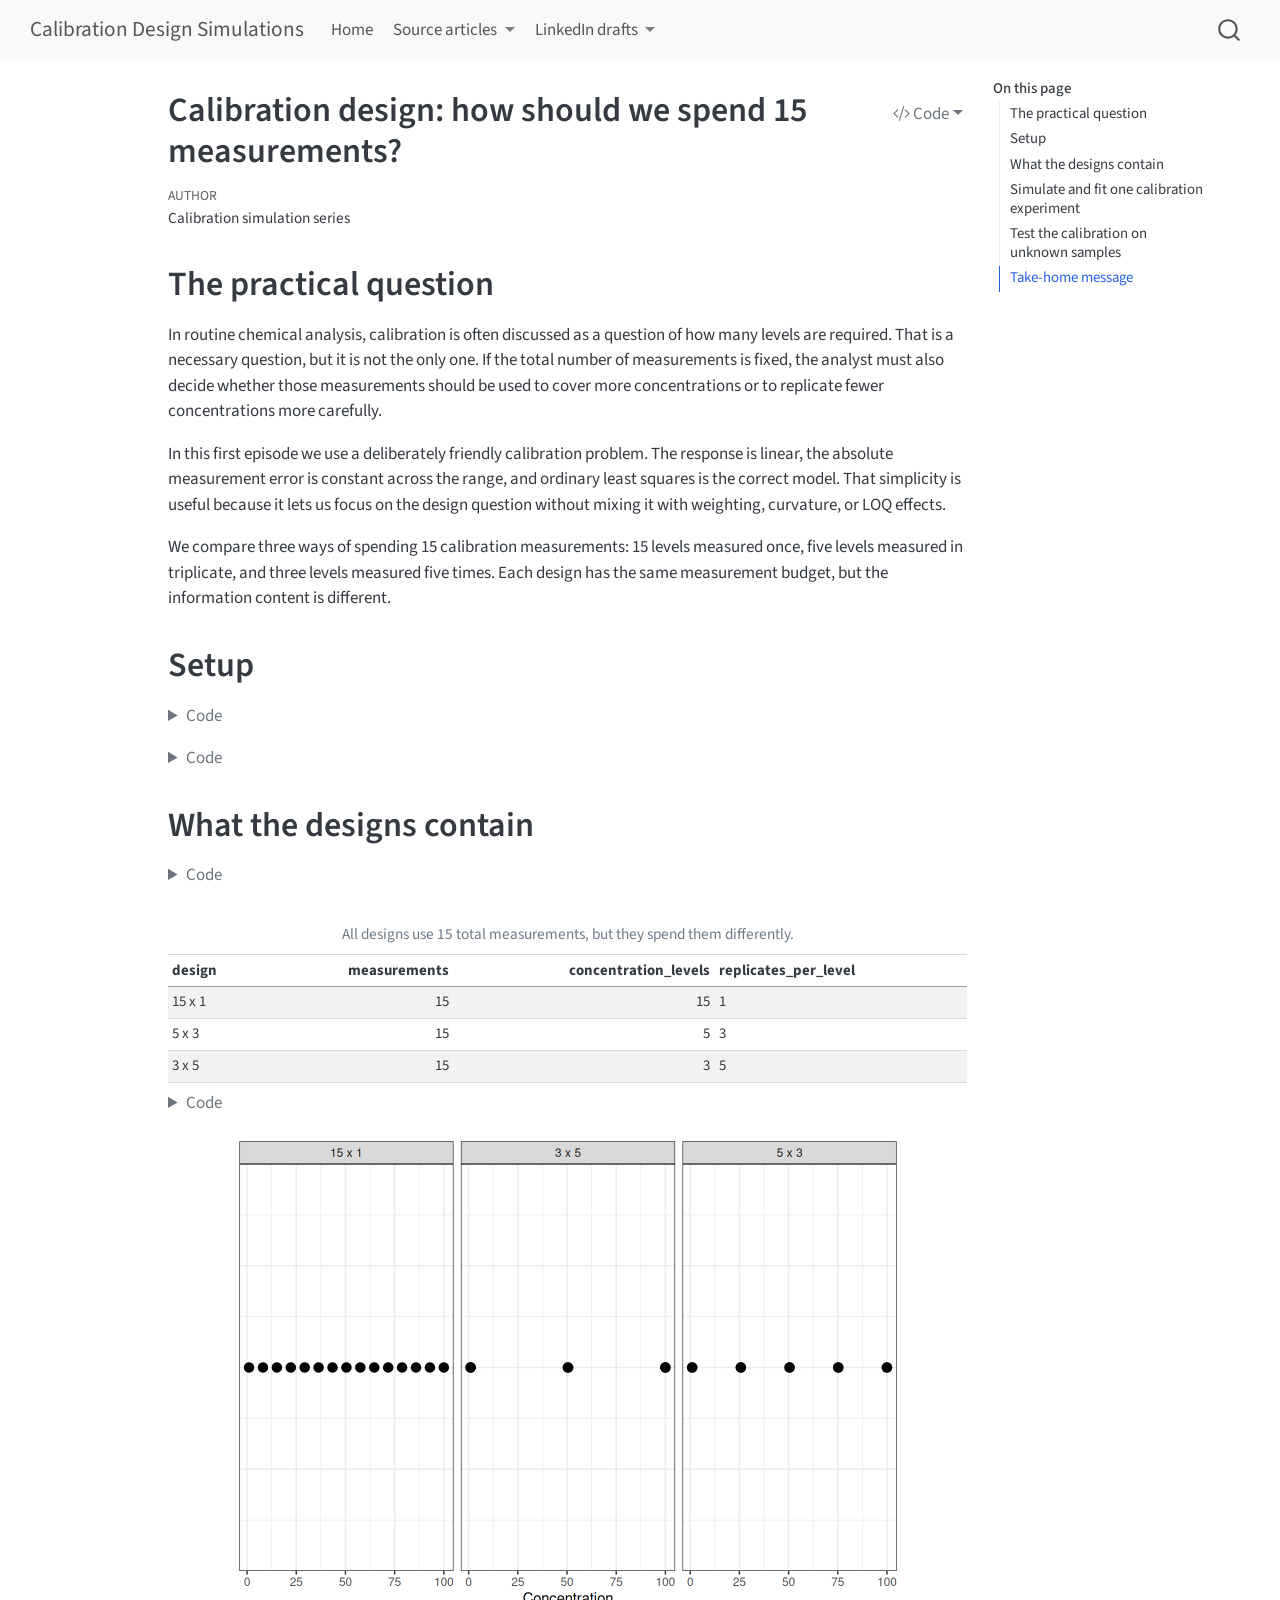
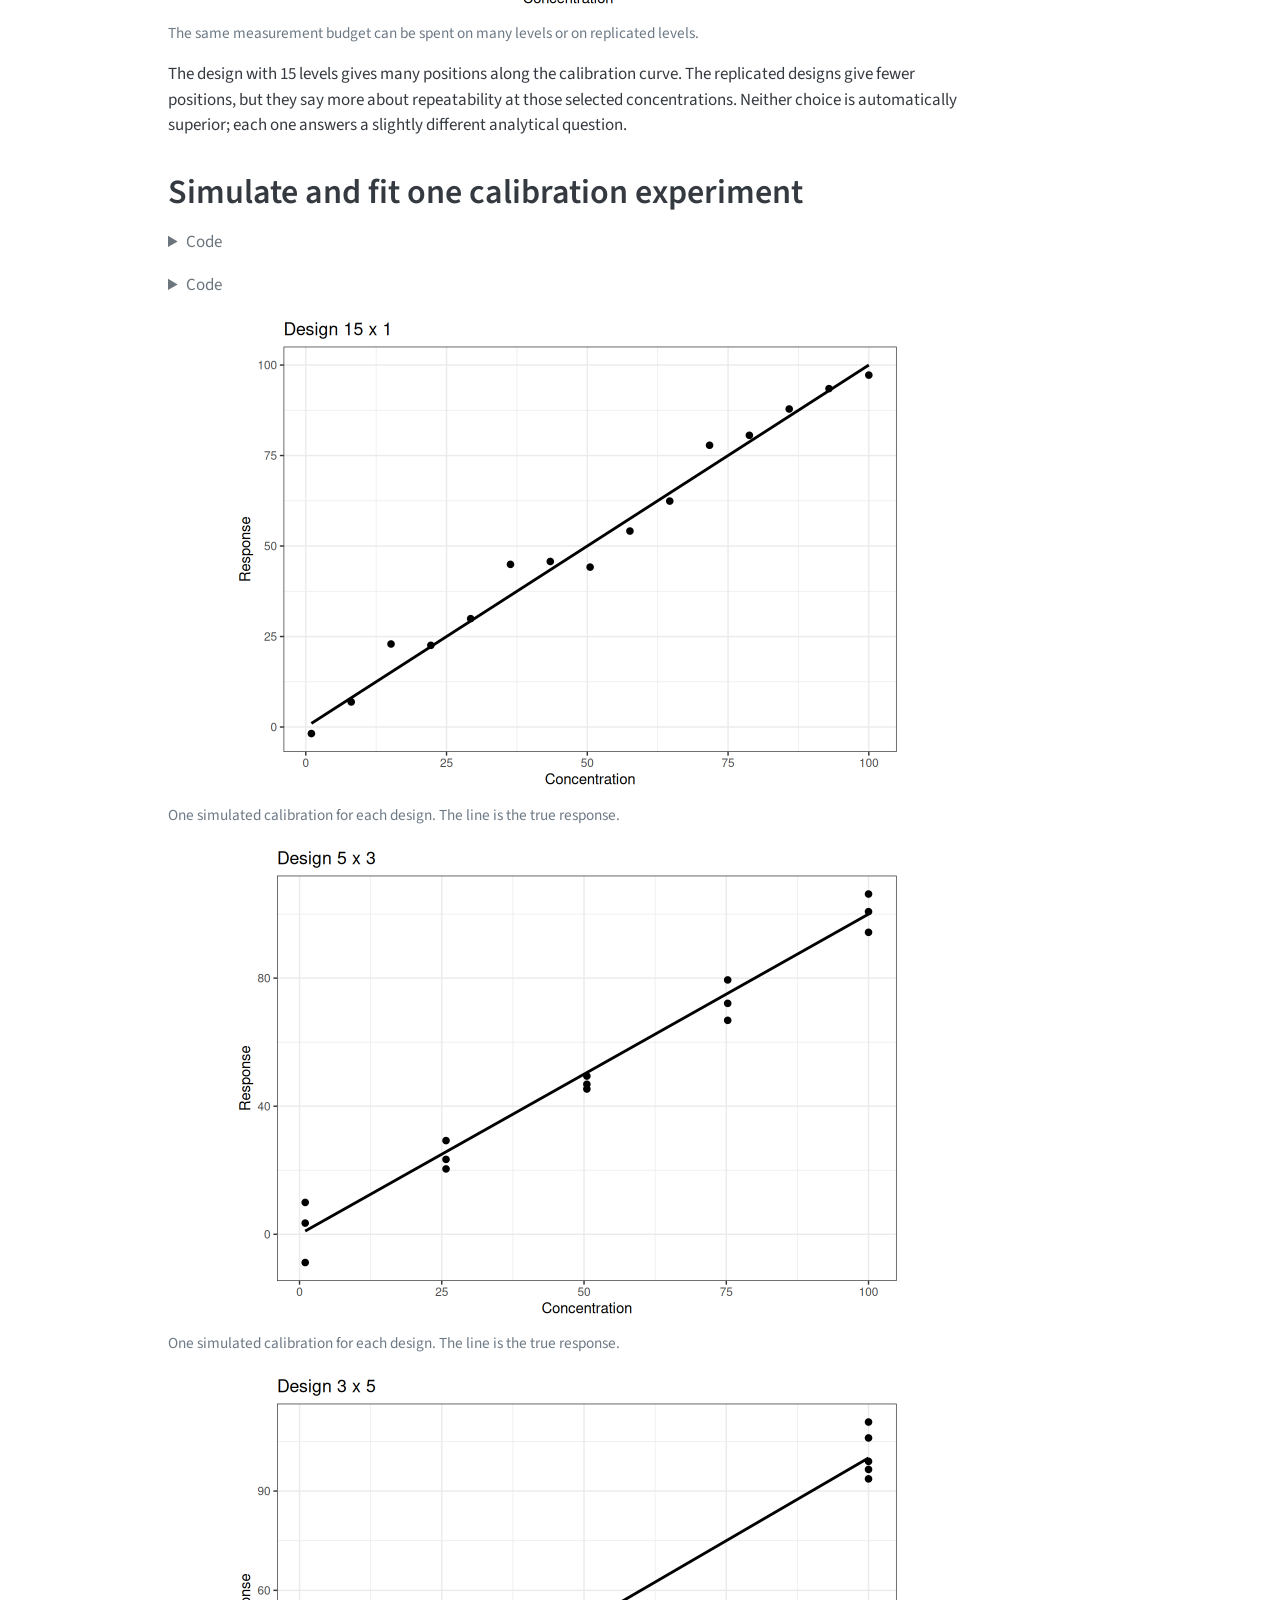
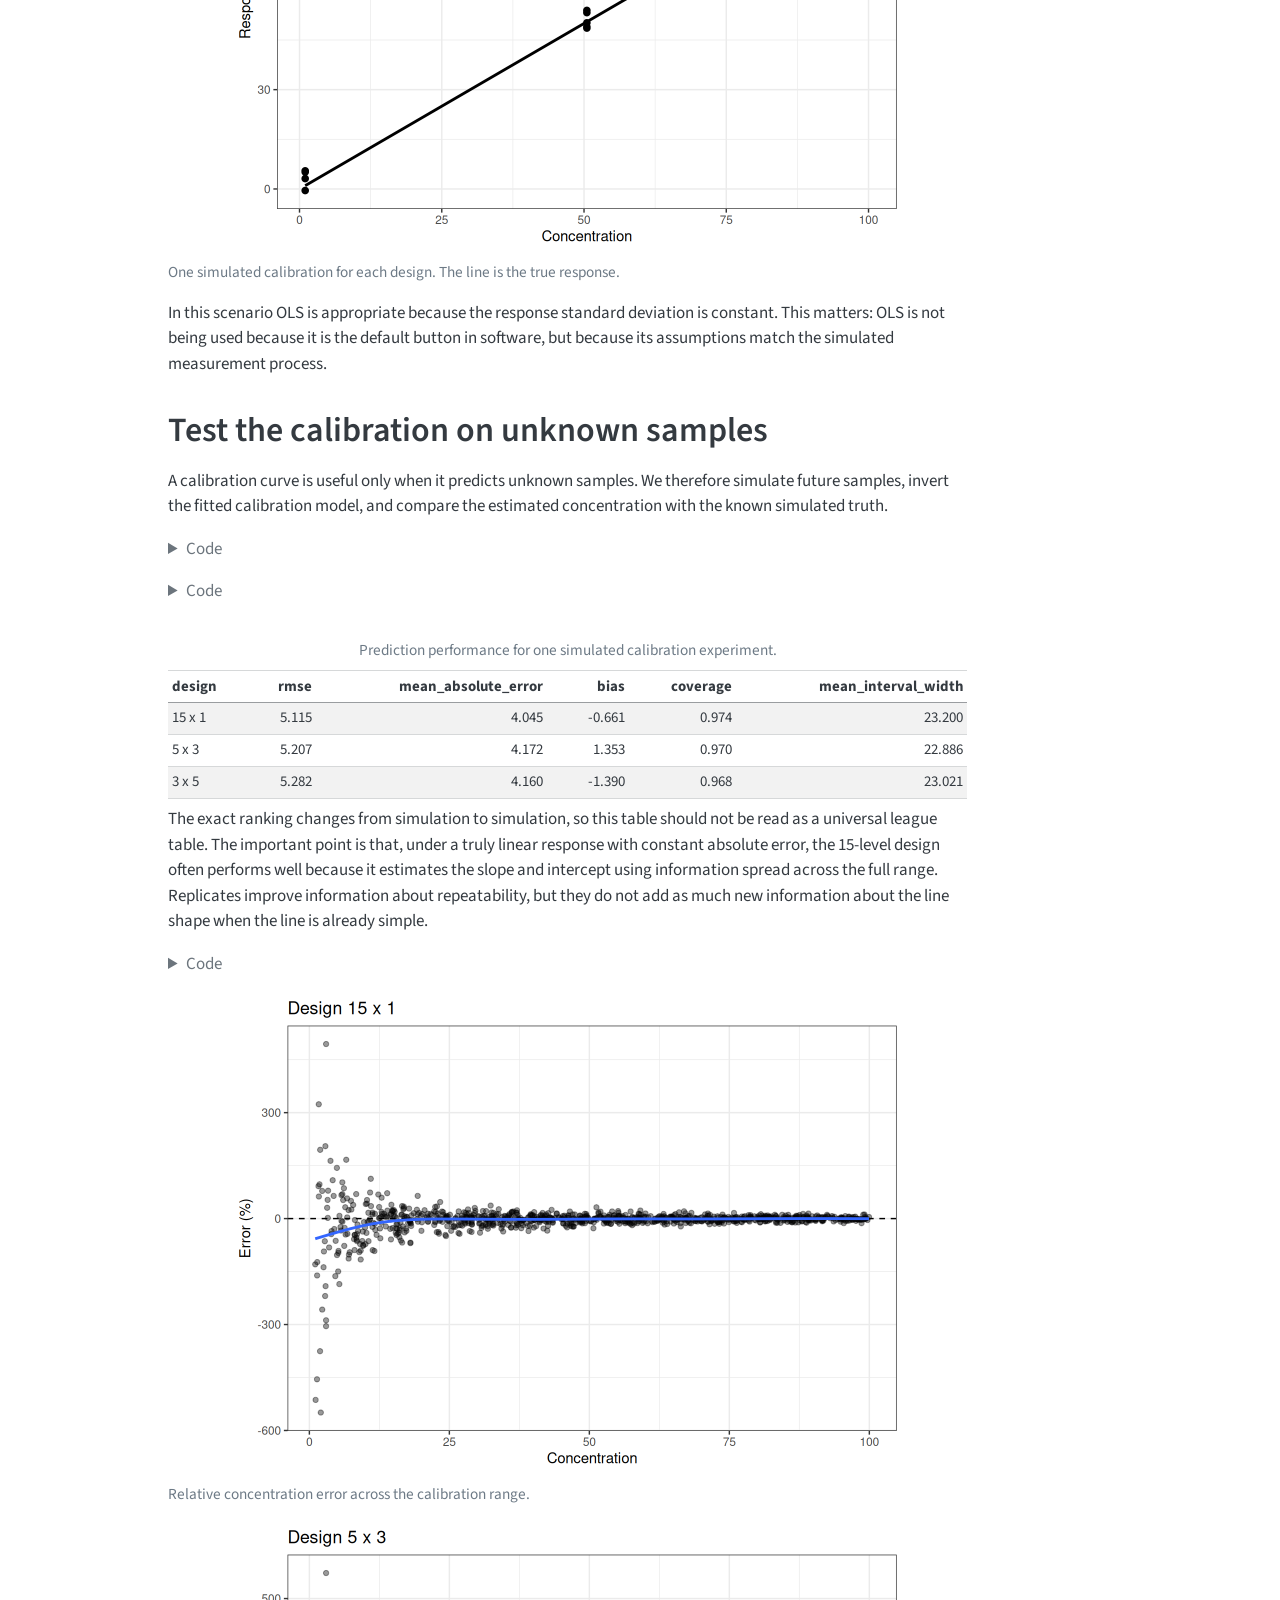
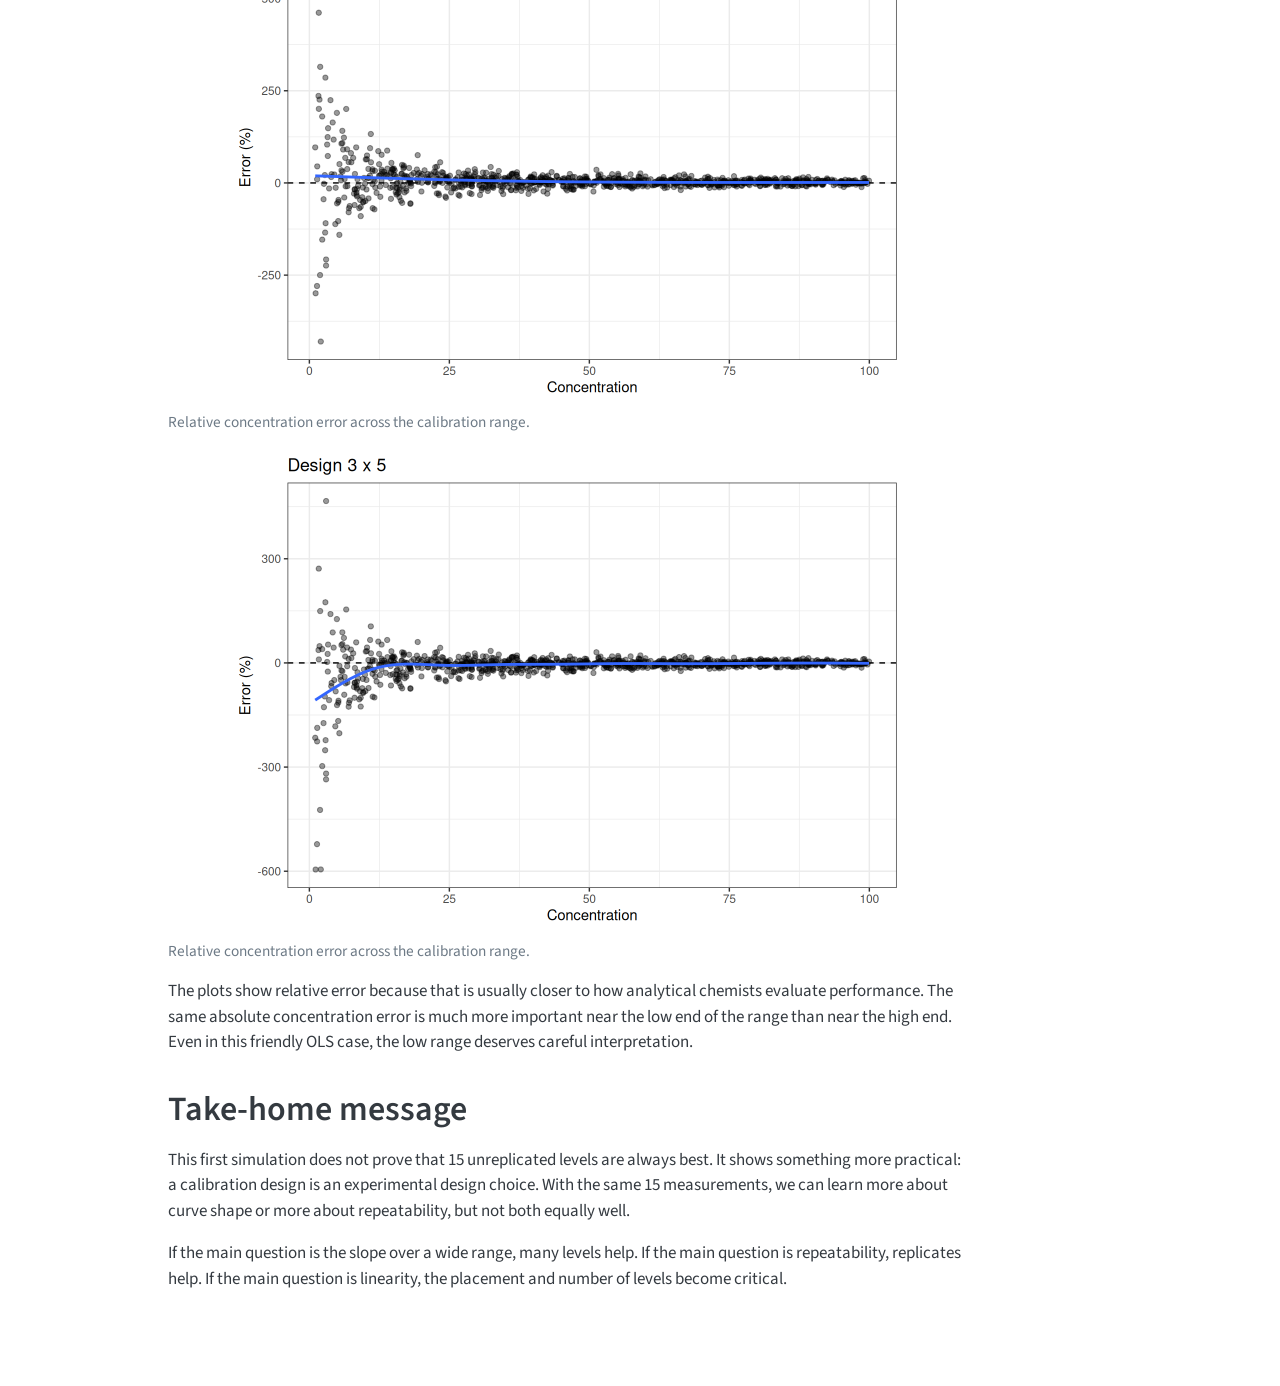
<file: scripts/01_point_distribution.html>
<!DOCTYPE html>
<html xmlns="http://www.w3.org/1999/xhtml" lang="en" xml:lang="en"><head>

<meta charset="utf-8">
<meta name="generator" content="quarto-1.9.38">

<meta name="viewport" content="width=device-width, initial-scale=1.0, user-scalable=yes">

<meta name="author" content="Calibration simulation series">

<title>Calibration design: how should we spend 15 measurements? – Calibration Design Simulations</title>
<style>
/* Default styles provided by pandoc.
** See https://pandoc.org/MANUAL.html#variables-for-html for config info.
*/
code{white-space: pre-wrap;}
span.smallcaps{font-variant: small-caps;}
div.columns{display: flex; gap: min(4vw, 1.5em);}
div.column{flex: auto; overflow-x: auto;}
div.hanging-indent{margin-left: 1.5em; text-indent: -1.5em;}
ul.task-list{list-style: none;}
ul.task-list li input[type="checkbox"] {
  width: 0.8em;
  margin: 0 0.8em 0.2em -1em; /* quarto-specific, see https://github.com/quarto-dev/quarto-cli/issues/4556 */ 
  vertical-align: middle;
}
/* CSS for syntax highlighting */
html { -webkit-text-size-adjust: 100%; }
pre > code.sourceCode { white-space: pre; position: relative; }
pre > code.sourceCode > span { display: inline-block; line-height: 1.25; }
pre > code.sourceCode > span:empty { height: 1.2em; }
.sourceCode { overflow: visible; }
code.sourceCode > span { color: inherit; text-decoration: inherit; }
div.sourceCode { margin: 1em 0; }
pre.sourceCode { margin: 0; }
@media screen {
div.sourceCode { overflow: auto; }
}
@media print {
pre > code.sourceCode { white-space: pre-wrap; }
pre > code.sourceCode > span { text-indent: -5em; padding-left: 5em; }
}
pre.numberSource code
  { counter-reset: source-line 0; }
pre.numberSource code > span
  { position: relative; left: -4em; counter-increment: source-line; }
pre.numberSource code > span > a:first-child::before
  { content: counter(source-line);
    position: relative; left: -1em; text-align: right; vertical-align: baseline;
    border: none; display: inline-block;
    -webkit-touch-callout: none; -webkit-user-select: none;
    -khtml-user-select: none; -moz-user-select: none;
    -ms-user-select: none; user-select: none;
    padding: 0 4px; width: 4em;
  }
pre.numberSource { margin-left: 3em;  padding-left: 4px; }
div.sourceCode
  {   }
@media screen {
pre > code.sourceCode > span > a:first-child::before { text-decoration: underline; }
}
</style>


<script src="../site_libs/quarto-nav/quarto-nav.js"></script>
<script src="../site_libs/quarto-nav/headroom.min.js"></script>
<script src="../site_libs/clipboard/clipboard.min.js"></script>
<script src="../site_libs/quarto-search/autocomplete.umd.js"></script>
<script src="../site_libs/quarto-search/fuse.min.js"></script>
<script src="../site_libs/quarto-search/quarto-search.js"></script>
<meta name="quarto:offset" content="../">
<script src="../site_libs/quarto-html/quarto.js" type="module"></script>
<script src="../site_libs/quarto-html/tabsets/tabsets.js" type="module"></script>
<script src="../site_libs/quarto-html/popper.min.js"></script>
<script src="../site_libs/quarto-html/tippy.umd.min.js"></script>
<script src="../site_libs/quarto-html/anchor.min.js"></script>
<link href="../site_libs/quarto-html/tippy.css" rel="stylesheet">
<link href="../site_libs/quarto-html/quarto-syntax-highlighting-15634bcf2e68342d4ad2dfa704d543f6.css" rel="stylesheet" id="quarto-text-highlighting-styles">
<script src="../site_libs/bootstrap/bootstrap.min.js"></script>
<link href="../site_libs/bootstrap/bootstrap-icons.css" rel="stylesheet">
<link href="../site_libs/bootstrap/bootstrap-615f3143734a539be9bcb7b2e9d311cb.min.css" rel="stylesheet" append-hash="true" id="quarto-bootstrap" data-mode="light">
<script id="quarto-search-options" type="application/json">{
  "location": "navbar",
  "copy-button": false,
  "collapse-after": 3,
  "panel-placement": "end",
  "type": "overlay",
  "limit": 50,
  "keyboard-shortcut": [
    "f",
    "/",
    "s"
  ],
  "show-item-context": false,
  "language": {
    "search-no-results-text": "No results",
    "search-matching-documents-text": "matching documents",
    "search-copy-link-title": "Copy link to search",
    "search-hide-matches-text": "Hide additional matches",
    "search-more-match-text": "more match in this document",
    "search-more-matches-text": "more matches in this document",
    "search-clear-button-title": "Clear",
    "search-text-placeholder": "",
    "search-detached-cancel-button-title": "Cancel",
    "search-submit-button-title": "Submit",
    "search-label": "Search"
  }
}</script>


</head>

<body class="nav-fixed quarto-light">

<div id="quarto-search-results"></div>
  <header id="quarto-header" class="headroom fixed-top">
    <nav class="navbar navbar-expand-lg " data-bs-theme="dark">
      <div class="navbar-container container-fluid">
      <div class="navbar-brand-container mx-auto">
    <a class="navbar-brand" href="../index.html">
    <span class="navbar-title">Calibration Design Simulations</span>
    </a>
  </div>
            <div id="quarto-search" class="" title="Search"></div>
          <button class="navbar-toggler" type="button" data-bs-toggle="collapse" data-bs-target="#navbarCollapse" aria-controls="navbarCollapse" role="menu" aria-expanded="false" aria-label="Toggle navigation" onclick="if (window.quartoToggleHeadroom) { window.quartoToggleHeadroom(); }">
  <span class="navbar-toggler-icon"></span>
</button>
          <div class="collapse navbar-collapse" id="navbarCollapse">
            <ul class="navbar-nav navbar-nav-scroll me-auto">
  <li class="nav-item">
    <a class="nav-link" href="../index.html"> 
<span class="menu-text">Home</span></a>
  </li>  
  <li class="nav-item dropdown ">
    <a class="nav-link dropdown-toggle" href="#" id="nav-menu-source-articles" role="link" data-bs-toggle="dropdown" aria-expanded="false">
 <span class="menu-text">Source articles</span>
    </a>
    <ul class="dropdown-menu" aria-labelledby="nav-menu-source-articles">    
        <li>
    <a class="dropdown-item" href="../scripts/01_point_distribution.html">
 <span class="dropdown-text">Calibration design</span></a>
  </li>  
        <li>
    <a class="dropdown-item" href="../scripts/02_heteroscedasticity.html">
 <span class="dropdown-text">Heteroscedasticity</span></a>
  </li>  
        <li>
    <a class="dropdown-item" href="../scripts/03_weighted_least_squares.html">
 <span class="dropdown-text">Weighted least squares</span></a>
  </li>  
        <li>
    <a class="dropdown-item" href="../scripts/04_loq_weight_mismatch.html">
 <span class="dropdown-text">LOQ weight mismatch</span></a>
  </li>  
        <li>
    <a class="dropdown-item" href="../scripts/05_nonlinearity_detection.html">
 <span class="dropdown-text">Downward non-linearity</span></a>
  </li>  
    </ul>
  </li>
  <li class="nav-item dropdown ">
    <a class="nav-link dropdown-toggle" href="#" id="nav-menu-linkedin-drafts" role="link" data-bs-toggle="dropdown" aria-expanded="false">
 <span class="menu-text">LinkedIn drafts</span>
    </a>
    <ul class="dropdown-menu" aria-labelledby="nav-menu-linkedin-drafts">    
        <li>
    <a class="dropdown-item" href="../posts/01_calibration_design_linkedin.html">
 <span class="dropdown-text">Post 01</span></a>
  </li>  
        <li>
    <a class="dropdown-item" href="../posts/02_heteroscedasticity_linkedin.html">
 <span class="dropdown-text">Post 02</span></a>
  </li>  
        <li>
    <a class="dropdown-item" href="../posts/03_weighted_least_squares_linkedin.html">
 <span class="dropdown-text">Post 03</span></a>
  </li>  
        <li>
    <a class="dropdown-item" href="../posts/04_loq_weight_mismatch_linkedin.html">
 <span class="dropdown-text">Post 04</span></a>
  </li>  
        <li>
    <a class="dropdown-item" href="../posts/05_nonlinearity_detection_linkedin.html">
 <span class="dropdown-text">Post 05</span></a>
  </li>  
    </ul>
  </li>
</ul>
          </div> <!-- /navcollapse -->
            <div class="quarto-navbar-tools">
</div>
      </div> <!-- /container-fluid -->
    </nav>
</header>
<!-- content -->
<div id="quarto-content" class="quarto-container page-columns page-rows-contents page-layout-article page-navbar">
<!-- sidebar -->
<!-- margin-sidebar -->
    <div id="quarto-margin-sidebar" class="sidebar margin-sidebar">
        <nav id="TOC" role="doc-toc" class="toc-active">
    <h2 id="toc-title">On this page</h2>
   
  <ul>
  <li><a href="#the-practical-question" id="toc-the-practical-question" class="nav-link active" data-scroll-target="#the-practical-question">The practical question</a></li>
  <li><a href="#setup" id="toc-setup" class="nav-link" data-scroll-target="#setup">Setup</a></li>
  <li><a href="#what-the-designs-contain" id="toc-what-the-designs-contain" class="nav-link" data-scroll-target="#what-the-designs-contain">What the designs contain</a></li>
  <li><a href="#simulate-and-fit-one-calibration-experiment" id="toc-simulate-and-fit-one-calibration-experiment" class="nav-link" data-scroll-target="#simulate-and-fit-one-calibration-experiment">Simulate and fit one calibration experiment</a></li>
  <li><a href="#test-the-calibration-on-unknown-samples" id="toc-test-the-calibration-on-unknown-samples" class="nav-link" data-scroll-target="#test-the-calibration-on-unknown-samples">Test the calibration on unknown samples</a></li>
  <li><a href="#take-home-message" id="toc-take-home-message" class="nav-link" data-scroll-target="#take-home-message">Take-home message</a></li>
  </ul>
</nav>
    </div>
<!-- main -->
<main class="content" id="quarto-document-content">

<header id="title-block-header" class="quarto-title-block default">
<div class="quarto-title">
<div class="quarto-title-block"><div><h1 class="title">Calibration design: how should we spend 15 measurements?</h1><button type="button" class="btn code-tools-button dropdown-toggle" id="quarto-code-tools-menu" data-bs-toggle="dropdown" aria-expanded="false"><i class="bi"></i> Code</button><ul class="dropdown-menu dropdown-menu-end" aria-labelelledby="quarto-code-tools-menu"><li><a id="quarto-show-all-code" class="dropdown-item" href="javascript:void(0)" role="button">Show All Code</a></li><li><a id="quarto-hide-all-code" class="dropdown-item" href="javascript:void(0)" role="button">Hide All Code</a></li><li><hr class="dropdown-divider"></li><li><a id="quarto-view-source" class="dropdown-item" href="javascript:void(0)" role="button">View Source</a></li></ul></div></div>
</div>



<div class="quarto-title-meta">

    <div>
    <div class="quarto-title-meta-heading">Author</div>
    <div class="quarto-title-meta-contents">
             <p>Calibration simulation series </p>
          </div>
  </div>
    
  
    
  </div>
  


</header>


<section id="the-practical-question" class="level1">
<h1>The practical question</h1>
<p>In routine chemical analysis, calibration is often discussed as a question of how many levels are required. That is a necessary question, but it is not the only one. If the total number of measurements is fixed, the analyst must also decide whether those measurements should be used to cover more concentrations or to replicate fewer concentrations more carefully.</p>
<p>In this first episode we use a deliberately friendly calibration problem. The response is linear, the absolute measurement error is constant across the range, and ordinary least squares is the correct model. That simplicity is useful because it lets us focus on the design question without mixing it with weighting, curvature, or LOQ effects.</p>
<p>We compare three ways of spending 15 calibration measurements: 15 levels measured once, five levels measured in triplicate, and three levels measured five times. Each design has the same measurement budget, but the information content is different.</p>
</section>
<section id="setup" class="level1">
<h1>Setup</h1>
<div class="cell">
<details class="code-fold">
<summary>Code</summary>
<div class="code-copy-outer-scaffold"><div class="sourceCode cell-code" id="cb1"><pre class="sourceCode r code-with-copy"><code class="sourceCode r"><span id="cb1-1"><a href="#cb1-1" aria-hidden="true" tabindex="-1"></a><span class="fu">library</span>(here)</span>
<span id="cb1-2"><a href="#cb1-2" aria-hidden="true" tabindex="-1"></a><span class="fu">library</span>(data.table)</span>
<span id="cb1-3"><a href="#cb1-3" aria-hidden="true" tabindex="-1"></a><span class="fu">library</span>(ggplot2)</span>
<span id="cb1-4"><a href="#cb1-4" aria-hidden="true" tabindex="-1"></a><span class="fu">library</span>(knitr)</span>
<span id="cb1-5"><a href="#cb1-5" aria-hidden="true" tabindex="-1"></a></span>
<span id="cb1-6"><a href="#cb1-6" aria-hidden="true" tabindex="-1"></a><span class="fu">source</span>(<span class="fu">here</span>(<span class="st">"R"</span>, <span class="st">"design_functions.R"</span>))</span>
<span id="cb1-7"><a href="#cb1-7" aria-hidden="true" tabindex="-1"></a><span class="fu">source</span>(<span class="fu">here</span>(<span class="st">"R"</span>, <span class="st">"weight_functions.R"</span>))</span>
<span id="cb1-8"><a href="#cb1-8" aria-hidden="true" tabindex="-1"></a><span class="fu">source</span>(<span class="fu">here</span>(<span class="st">"R"</span>, <span class="st">"fit_functions.R"</span>))</span>
<span id="cb1-9"><a href="#cb1-9" aria-hidden="true" tabindex="-1"></a><span class="fu">source</span>(<span class="fu">here</span>(<span class="st">"R"</span>, <span class="st">"inversion_functions.R"</span>))</span>
<span id="cb1-10"><a href="#cb1-10" aria-hidden="true" tabindex="-1"></a><span class="fu">source</span>(<span class="fu">here</span>(<span class="st">"R"</span>, <span class="st">"metrics_functions.R"</span>))</span>
<span id="cb1-11"><a href="#cb1-11" aria-hidden="true" tabindex="-1"></a><span class="fu">source</span>(<span class="fu">here</span>(<span class="st">"R"</span>, <span class="st">"plotting_functions.R"</span>))</span>
<span id="cb1-12"><a href="#cb1-12" aria-hidden="true" tabindex="-1"></a><span class="fu">source</span>(<span class="fu">here</span>(<span class="st">"R"</span>, <span class="st">"prediction_functions.R"</span>))</span>
<span id="cb1-13"><a href="#cb1-13" aria-hidden="true" tabindex="-1"></a><span class="fu">source</span>(<span class="fu">here</span>(<span class="st">"R"</span>, <span class="st">"response_functions.R"</span>))</span>
<span id="cb1-14"><a href="#cb1-14" aria-hidden="true" tabindex="-1"></a><span class="fu">source</span>(<span class="fu">here</span>(<span class="st">"R"</span>, <span class="st">"simulation_functions.R"</span>))</span>
<span id="cb1-15"><a href="#cb1-15" aria-hidden="true" tabindex="-1"></a><span class="fu">source</span>(<span class="fu">here</span>(<span class="st">"R"</span>, <span class="st">"variance_functions.R"</span>))</span></code></pre></div><button title="Copy to Clipboard" class="code-copy-button"><i class="bi"></i></button></div>
</details>
</div>
<div class="cell">
<details class="code-fold">
<summary>Code</summary>
<div class="code-copy-outer-scaffold"><div class="sourceCode cell-code" id="cb2"><pre class="sourceCode r code-with-copy"><code class="sourceCode r"><span id="cb2-1"><a href="#cb2-1" aria-hidden="true" tabindex="-1"></a><span class="fu">set.seed</span>(<span class="dv">123</span>)</span>
<span id="cb2-2"><a href="#cb2-2" aria-hidden="true" tabindex="-1"></a></span>
<span id="cb2-3"><a href="#cb2-3" aria-hidden="true" tabindex="-1"></a>mean_fun <span class="ot">&lt;-</span> f_linear</span>
<span id="cb2-4"><a href="#cb2-4" aria-hidden="true" tabindex="-1"></a>sigma_fun <span class="ot">&lt;-</span> sigma_homo</span>
<span id="cb2-5"><a href="#cb2-5" aria-hidden="true" tabindex="-1"></a></span>
<span id="cb2-6"><a href="#cb2-6" aria-hidden="true" tabindex="-1"></a>designs <span class="ot">&lt;-</span> <span class="fu">list</span>(</span>
<span id="cb2-7"><a href="#cb2-7" aria-hidden="true" tabindex="-1"></a>  <span class="st">"15 x 1"</span> <span class="ot">=</span> <span class="fu">design_15x1</span>(<span class="dv">1</span>, <span class="dv">100</span>),</span>
<span id="cb2-8"><a href="#cb2-8" aria-hidden="true" tabindex="-1"></a>  <span class="st">"5 x 3"</span> <span class="ot">=</span> <span class="fu">design_5x3</span>(<span class="dv">1</span>, <span class="dv">100</span>),</span>
<span id="cb2-9"><a href="#cb2-9" aria-hidden="true" tabindex="-1"></a>  <span class="st">"3 x 5"</span> <span class="ot">=</span> <span class="fu">design_3x5</span>(<span class="dv">1</span>, <span class="dv">100</span>)</span>
<span id="cb2-10"><a href="#cb2-10" aria-hidden="true" tabindex="-1"></a>)</span></code></pre></div><button title="Copy to Clipboard" class="code-copy-button"><i class="bi"></i></button></div>
</details>
</div>
</section>
<section id="what-the-designs-contain" class="level1">
<h1>What the designs contain</h1>
<div class="cell">
<details class="code-fold">
<summary>Code</summary>
<div class="code-copy-outer-scaffold"><div class="sourceCode cell-code" id="cb3"><pre class="sourceCode r code-with-copy"><code class="sourceCode r"><span id="cb3-1"><a href="#cb3-1" aria-hidden="true" tabindex="-1"></a>design_summary <span class="ot">&lt;-</span> <span class="fu">rbindlist</span>(</span>
<span id="cb3-2"><a href="#cb3-2" aria-hidden="true" tabindex="-1"></a>  <span class="fu">lapply</span>(</span>
<span id="cb3-3"><a href="#cb3-3" aria-hidden="true" tabindex="-1"></a>    <span class="fu">names</span>(designs),</span>
<span id="cb3-4"><a href="#cb3-4" aria-hidden="true" tabindex="-1"></a>    <span class="cf">function</span>(name) {</span>
<span id="cb3-5"><a href="#cb3-5" aria-hidden="true" tabindex="-1"></a>      dt <span class="ot">&lt;-</span> designs[[name]]</span>
<span id="cb3-6"><a href="#cb3-6" aria-hidden="true" tabindex="-1"></a>      <span class="fu">data.table</span>(</span>
<span id="cb3-7"><a href="#cb3-7" aria-hidden="true" tabindex="-1"></a>        <span class="at">design =</span> name,</span>
<span id="cb3-8"><a href="#cb3-8" aria-hidden="true" tabindex="-1"></a>        <span class="at">measurements =</span> <span class="fu">nrow</span>(dt),</span>
<span id="cb3-9"><a href="#cb3-9" aria-hidden="true" tabindex="-1"></a>        <span class="at">concentration_levels =</span> <span class="fu">uniqueN</span>(dt<span class="sc">$</span>x),</span>
<span id="cb3-10"><a href="#cb3-10" aria-hidden="true" tabindex="-1"></a>        <span class="at">replicates_per_level =</span> <span class="fu">paste</span>(<span class="fu">sort</span>(<span class="fu">unique</span>(<span class="fu">as.integer</span>(<span class="fu">table</span>(dt<span class="sc">$</span>x)))), <span class="at">collapse =</span> <span class="st">", "</span>)</span>
<span id="cb3-11"><a href="#cb3-11" aria-hidden="true" tabindex="-1"></a>      )</span>
<span id="cb3-12"><a href="#cb3-12" aria-hidden="true" tabindex="-1"></a>    }</span>
<span id="cb3-13"><a href="#cb3-13" aria-hidden="true" tabindex="-1"></a>  )</span>
<span id="cb3-14"><a href="#cb3-14" aria-hidden="true" tabindex="-1"></a>)</span>
<span id="cb3-15"><a href="#cb3-15" aria-hidden="true" tabindex="-1"></a></span>
<span id="cb3-16"><a href="#cb3-16" aria-hidden="true" tabindex="-1"></a><span class="fu">kable</span>(</span>
<span id="cb3-17"><a href="#cb3-17" aria-hidden="true" tabindex="-1"></a>  design_summary,</span>
<span id="cb3-18"><a href="#cb3-18" aria-hidden="true" tabindex="-1"></a>  <span class="at">digits =</span> <span class="dv">2</span>,</span>
<span id="cb3-19"><a href="#cb3-19" aria-hidden="true" tabindex="-1"></a>  <span class="at">caption =</span> <span class="st">"All designs use 15 total measurements, but they spend them differently."</span></span>
<span id="cb3-20"><a href="#cb3-20" aria-hidden="true" tabindex="-1"></a>)</span></code></pre></div><button title="Copy to Clipboard" class="code-copy-button"><i class="bi"></i></button></div>
</details>
<div class="cell-output-display">
<table class="caption-top table table-sm table-striped small">
<caption>All designs use 15 total measurements, but they spend them differently.</caption>
<thead>
<tr class="header">
<th style="text-align: left;">design</th>
<th style="text-align: right;">measurements</th>
<th style="text-align: right;">concentration_levels</th>
<th style="text-align: left;">replicates_per_level</th>
</tr>
</thead>
<tbody>
<tr class="odd">
<td style="text-align: left;">15 x 1</td>
<td style="text-align: right;">15</td>
<td style="text-align: right;">15</td>
<td style="text-align: left;">1</td>
</tr>
<tr class="even">
<td style="text-align: left;">5 x 3</td>
<td style="text-align: right;">15</td>
<td style="text-align: right;">5</td>
<td style="text-align: left;">3</td>
</tr>
<tr class="odd">
<td style="text-align: left;">3 x 5</td>
<td style="text-align: right;">15</td>
<td style="text-align: right;">3</td>
<td style="text-align: left;">5</td>
</tr>
</tbody>
</table>
</div>
</div>
<div class="cell">
<details class="code-fold">
<summary>Code</summary>
<div class="code-copy-outer-scaffold"><div class="sourceCode cell-code" id="cb4"><pre class="sourceCode r code-with-copy"><code class="sourceCode r"><span id="cb4-1"><a href="#cb4-1" aria-hidden="true" tabindex="-1"></a>design_plot_data <span class="ot">&lt;-</span> <span class="fu">rbindlist</span>(</span>
<span id="cb4-2"><a href="#cb4-2" aria-hidden="true" tabindex="-1"></a>  <span class="fu">lapply</span>(</span>
<span id="cb4-3"><a href="#cb4-3" aria-hidden="true" tabindex="-1"></a>    <span class="fu">names</span>(designs),</span>
<span id="cb4-4"><a href="#cb4-4" aria-hidden="true" tabindex="-1"></a>    <span class="cf">function</span>(name) {</span>
<span id="cb4-5"><a href="#cb4-5" aria-hidden="true" tabindex="-1"></a>      dt <span class="ot">&lt;-</span> <span class="fu">copy</span>(designs[[name]])</span>
<span id="cb4-6"><a href="#cb4-6" aria-hidden="true" tabindex="-1"></a>      dt[, design <span class="sc">:</span><span class="er">=</span> name]</span>
<span id="cb4-7"><a href="#cb4-7" aria-hidden="true" tabindex="-1"></a>      dt</span>
<span id="cb4-8"><a href="#cb4-8" aria-hidden="true" tabindex="-1"></a>    }</span>
<span id="cb4-9"><a href="#cb4-9" aria-hidden="true" tabindex="-1"></a>  )</span>
<span id="cb4-10"><a href="#cb4-10" aria-hidden="true" tabindex="-1"></a>)</span>
<span id="cb4-11"><a href="#cb4-11" aria-hidden="true" tabindex="-1"></a></span>
<span id="cb4-12"><a href="#cb4-12" aria-hidden="true" tabindex="-1"></a><span class="fu">plot_design_comparison</span>(design_plot_data)</span></code></pre></div><button title="Copy to Clipboard" class="code-copy-button"><i class="bi"></i></button></div>
</details>
<div class="cell-output-display">
<div class="quarto-figure quarto-figure-center">
<figure class="figure">
<p><img src="01_point_distribution_files/figure-html/design-plot-1.png" class="img-fluid figure-img" width="672"></p>
<figcaption>The same measurement budget can be spent on many levels or on replicated levels.</figcaption>
</figure>
</div>
</div>
</div>
<p>The design with 15 levels gives many positions along the calibration curve. The replicated designs give fewer positions, but they say more about repeatability at those selected concentrations. Neither choice is automatically superior; each one answers a slightly different analytical question.</p>
</section>
<section id="simulate-and-fit-one-calibration-experiment" class="level1">
<h1>Simulate and fit one calibration experiment</h1>
<div class="cell">
<details class="code-fold">
<summary>Code</summary>
<div class="code-copy-outer-scaffold"><div class="sourceCode cell-code" id="cb5"><pre class="sourceCode r code-with-copy"><code class="sourceCode r"><span id="cb5-1"><a href="#cb5-1" aria-hidden="true" tabindex="-1"></a>calibration_data <span class="ot">&lt;-</span> <span class="fu">lapply</span>(</span>
<span id="cb5-2"><a href="#cb5-2" aria-hidden="true" tabindex="-1"></a>  designs,</span>
<span id="cb5-3"><a href="#cb5-3" aria-hidden="true" tabindex="-1"></a>  simulate_dataset,</span>
<span id="cb5-4"><a href="#cb5-4" aria-hidden="true" tabindex="-1"></a>  <span class="at">mean_fun =</span> mean_fun,</span>
<span id="cb5-5"><a href="#cb5-5" aria-hidden="true" tabindex="-1"></a>  <span class="at">variance_fun =</span> sigma_fun</span>
<span id="cb5-6"><a href="#cb5-6" aria-hidden="true" tabindex="-1"></a>)</span>
<span id="cb5-7"><a href="#cb5-7" aria-hidden="true" tabindex="-1"></a></span>
<span id="cb5-8"><a href="#cb5-8" aria-hidden="true" tabindex="-1"></a>models <span class="ot">&lt;-</span> <span class="fu">lapply</span>(</span>
<span id="cb5-9"><a href="#cb5-9" aria-hidden="true" tabindex="-1"></a>  calibration_data,</span>
<span id="cb5-10"><a href="#cb5-10" aria-hidden="true" tabindex="-1"></a>  fit_ols</span>
<span id="cb5-11"><a href="#cb5-11" aria-hidden="true" tabindex="-1"></a>)</span></code></pre></div><button title="Copy to Clipboard" class="code-copy-button"><i class="bi"></i></button></div>
</details>
</div>
<div class="cell">
<details class="code-fold">
<summary>Code</summary>
<div class="code-copy-outer-scaffold"><div class="sourceCode cell-code" id="cb6"><pre class="sourceCode r code-with-copy"><code class="sourceCode r"><span id="cb6-1"><a href="#cb6-1" aria-hidden="true" tabindex="-1"></a><span class="cf">for</span> (title <span class="cf">in</span> <span class="fu">names</span>(calibration_data)) {</span>
<span id="cb6-2"><a href="#cb6-2" aria-hidden="true" tabindex="-1"></a>  <span class="fu">print</span>(</span>
<span id="cb6-3"><a href="#cb6-3" aria-hidden="true" tabindex="-1"></a>    <span class="fu">plot_design</span>(calibration_data[[title]], mean_fun) <span class="sc">+</span></span>
<span id="cb6-4"><a href="#cb6-4" aria-hidden="true" tabindex="-1"></a>      <span class="fu">labs</span>(<span class="at">title =</span> <span class="fu">paste0</span>(<span class="st">"Design "</span>, title))</span>
<span id="cb6-5"><a href="#cb6-5" aria-hidden="true" tabindex="-1"></a>  )</span>
<span id="cb6-6"><a href="#cb6-6" aria-hidden="true" tabindex="-1"></a>}</span></code></pre></div><button title="Copy to Clipboard" class="code-copy-button"><i class="bi"></i></button></div>
</details>
<div class="cell-output-display">
<div class="quarto-figure quarto-figure-center">
<figure class="figure">
<p><img src="01_point_distribution_files/figure-html/calibration-plots-1.png" class="img-fluid figure-img" width="672"></p>
<figcaption>One simulated calibration for each design. The line is the true response.</figcaption>
</figure>
</div>
</div>
<div class="cell-output-display">
<div class="quarto-figure quarto-figure-center">
<figure class="figure">
<p><img src="01_point_distribution_files/figure-html/calibration-plots-2.png" class="img-fluid figure-img" width="672"></p>
<figcaption>One simulated calibration for each design. The line is the true response.</figcaption>
</figure>
</div>
</div>
<div class="cell-output-display">
<div class="quarto-figure quarto-figure-center">
<figure class="figure">
<p><img src="01_point_distribution_files/figure-html/calibration-plots-3.png" class="img-fluid figure-img" width="672"></p>
<figcaption>One simulated calibration for each design. The line is the true response.</figcaption>
</figure>
</div>
</div>
</div>
<p>In this scenario OLS is appropriate because the response standard deviation is constant. This matters: OLS is not being used because it is the default button in software, but because its assumptions match the simulated measurement process.</p>
</section>
<section id="test-the-calibration-on-unknown-samples" class="level1">
<h1>Test the calibration on unknown samples</h1>
<p>A calibration curve is useful only when it predicts unknown samples. We therefore simulate future samples, invert the fitted calibration model, and compare the estimated concentration with the known simulated truth.</p>
<div class="cell">
<details class="code-fold">
<summary>Code</summary>
<div class="code-copy-outer-scaffold"><div class="sourceCode cell-code" id="cb7"><pre class="sourceCode r code-with-copy"><code class="sourceCode r"><span id="cb7-1"><a href="#cb7-1" aria-hidden="true" tabindex="-1"></a>test_data <span class="ot">&lt;-</span> <span class="fu">generate_test_set</span>(</span>
<span id="cb7-2"><a href="#cb7-2" aria-hidden="true" tabindex="-1"></a>  <span class="at">n =</span> <span class="dv">1000</span>,</span>
<span id="cb7-3"><a href="#cb7-3" aria-hidden="true" tabindex="-1"></a>  <span class="at">xmin =</span> <span class="dv">1</span>,</span>
<span id="cb7-4"><a href="#cb7-4" aria-hidden="true" tabindex="-1"></a>  <span class="at">xmax =</span> <span class="dv">100</span>,</span>
<span id="cb7-5"><a href="#cb7-5" aria-hidden="true" tabindex="-1"></a>  <span class="at">mean_fun =</span> mean_fun,</span>
<span id="cb7-6"><a href="#cb7-6" aria-hidden="true" tabindex="-1"></a>  <span class="at">variance_fun =</span> sigma_fun</span>
<span id="cb7-7"><a href="#cb7-7" aria-hidden="true" tabindex="-1"></a>)</span>
<span id="cb7-8"><a href="#cb7-8" aria-hidden="true" tabindex="-1"></a></span>
<span id="cb7-9"><a href="#cb7-9" aria-hidden="true" tabindex="-1"></a>prediction_tables <span class="ot">&lt;-</span> <span class="fu">lapply</span>(</span>
<span id="cb7-10"><a href="#cb7-10" aria-hidden="true" tabindex="-1"></a>  models,</span>
<span id="cb7-11"><a href="#cb7-11" aria-hidden="true" tabindex="-1"></a>  predict_calibration_model,</span>
<span id="cb7-12"><a href="#cb7-12" aria-hidden="true" tabindex="-1"></a>  <span class="at">test_data =</span> test_data,</span>
<span id="cb7-13"><a href="#cb7-13" aria-hidden="true" tabindex="-1"></a>  <span class="at">variance_fun =</span> sigma_fun</span>
<span id="cb7-14"><a href="#cb7-14" aria-hidden="true" tabindex="-1"></a>)</span></code></pre></div><button title="Copy to Clipboard" class="code-copy-button"><i class="bi"></i></button></div>
</details>
</div>
<div class="cell">
<details class="code-fold">
<summary>Code</summary>
<div class="code-copy-outer-scaffold"><div class="sourceCode cell-code" id="cb8"><pre class="sourceCode r code-with-copy"><code class="sourceCode r"><span id="cb8-1"><a href="#cb8-1" aria-hidden="true" tabindex="-1"></a>performance_table <span class="ot">&lt;-</span> <span class="fu">data.table</span>(</span>
<span id="cb8-2"><a href="#cb8-2" aria-hidden="true" tabindex="-1"></a>  <span class="at">design =</span> <span class="fu">names</span>(prediction_tables),</span>
<span id="cb8-3"><a href="#cb8-3" aria-hidden="true" tabindex="-1"></a>  <span class="at">rmse =</span> <span class="fu">sapply</span>(prediction_tables, metric_rmse),</span>
<span id="cb8-4"><a href="#cb8-4" aria-hidden="true" tabindex="-1"></a>  <span class="at">mean_absolute_error =</span> <span class="fu">sapply</span>(prediction_tables, metric_mae),</span>
<span id="cb8-5"><a href="#cb8-5" aria-hidden="true" tabindex="-1"></a>  <span class="at">bias =</span> <span class="fu">sapply</span>(prediction_tables, metric_bias),</span>
<span id="cb8-6"><a href="#cb8-6" aria-hidden="true" tabindex="-1"></a>  <span class="at">coverage =</span> <span class="fu">sapply</span>(prediction_tables, metric_coverage),</span>
<span id="cb8-7"><a href="#cb8-7" aria-hidden="true" tabindex="-1"></a>  <span class="at">mean_interval_width =</span> <span class="fu">sapply</span>(prediction_tables, metric_mean_pi_width)</span>
<span id="cb8-8"><a href="#cb8-8" aria-hidden="true" tabindex="-1"></a>)</span>
<span id="cb8-9"><a href="#cb8-9" aria-hidden="true" tabindex="-1"></a></span>
<span id="cb8-10"><a href="#cb8-10" aria-hidden="true" tabindex="-1"></a><span class="fu">kable</span>(</span>
<span id="cb8-11"><a href="#cb8-11" aria-hidden="true" tabindex="-1"></a>  performance_table,</span>
<span id="cb8-12"><a href="#cb8-12" aria-hidden="true" tabindex="-1"></a>  <span class="at">digits =</span> <span class="dv">3</span>,</span>
<span id="cb8-13"><a href="#cb8-13" aria-hidden="true" tabindex="-1"></a>  <span class="at">caption =</span> <span class="st">"Prediction performance for one simulated calibration experiment."</span></span>
<span id="cb8-14"><a href="#cb8-14" aria-hidden="true" tabindex="-1"></a>)</span></code></pre></div><button title="Copy to Clipboard" class="code-copy-button"><i class="bi"></i></button></div>
</details>
<div class="cell-output-display">
<table class="caption-top table table-sm table-striped small">
<caption>Prediction performance for one simulated calibration experiment.</caption>
<colgroup>
<col style="width: 10%">
<col style="width: 8%">
<col style="width: 28%">
<col style="width: 10%">
<col style="width: 13%">
<col style="width: 28%">
</colgroup>
<thead>
<tr class="header">
<th style="text-align: left;">design</th>
<th style="text-align: right;">rmse</th>
<th style="text-align: right;">mean_absolute_error</th>
<th style="text-align: right;">bias</th>
<th style="text-align: right;">coverage</th>
<th style="text-align: right;">mean_interval_width</th>
</tr>
</thead>
<tbody>
<tr class="odd">
<td style="text-align: left;">15 x 1</td>
<td style="text-align: right;">5.115</td>
<td style="text-align: right;">4.045</td>
<td style="text-align: right;">-0.661</td>
<td style="text-align: right;">0.974</td>
<td style="text-align: right;">23.200</td>
</tr>
<tr class="even">
<td style="text-align: left;">5 x 3</td>
<td style="text-align: right;">5.207</td>
<td style="text-align: right;">4.172</td>
<td style="text-align: right;">1.353</td>
<td style="text-align: right;">0.970</td>
<td style="text-align: right;">22.886</td>
</tr>
<tr class="odd">
<td style="text-align: left;">3 x 5</td>
<td style="text-align: right;">5.282</td>
<td style="text-align: right;">4.160</td>
<td style="text-align: right;">-1.390</td>
<td style="text-align: right;">0.968</td>
<td style="text-align: right;">23.021</td>
</tr>
</tbody>
</table>
</div>
</div>
<p>The exact ranking changes from simulation to simulation, so this table should not be read as a universal league table. The important point is that, under a truly linear response with constant absolute error, the 15-level design often performs well because it estimates the slope and intercept using information spread across the full range. Replicates improve information about repeatability, but they do not add as much new information about the line shape when the line is already simple.</p>
<div class="cell">
<details class="code-fold">
<summary>Code</summary>
<div class="code-copy-outer-scaffold"><div class="sourceCode cell-code" id="cb9"><pre class="sourceCode r code-with-copy"><code class="sourceCode r"><span id="cb9-1"><a href="#cb9-1" aria-hidden="true" tabindex="-1"></a><span class="cf">for</span> (title <span class="cf">in</span> <span class="fu">names</span>(prediction_tables)) {</span>
<span id="cb9-2"><a href="#cb9-2" aria-hidden="true" tabindex="-1"></a>  <span class="fu">print</span>(</span>
<span id="cb9-3"><a href="#cb9-3" aria-hidden="true" tabindex="-1"></a>    <span class="fu">plot_prediction_error</span>(prediction_tables[[title]]) <span class="sc">+</span></span>
<span id="cb9-4"><a href="#cb9-4" aria-hidden="true" tabindex="-1"></a>      <span class="fu">labs</span>(<span class="at">title =</span> <span class="fu">paste0</span>(<span class="st">"Design "</span>, title))</span>
<span id="cb9-5"><a href="#cb9-5" aria-hidden="true" tabindex="-1"></a>  )</span>
<span id="cb9-6"><a href="#cb9-6" aria-hidden="true" tabindex="-1"></a>}</span></code></pre></div><button title="Copy to Clipboard" class="code-copy-button"><i class="bi"></i></button></div>
</details>
<div class="cell-output-display">
<div class="quarto-figure quarto-figure-center">
<figure class="figure">
<p><img src="01_point_distribution_files/figure-html/error-profiles-1.png" class="img-fluid figure-img" width="672"></p>
<figcaption>Relative concentration error across the calibration range.</figcaption>
</figure>
</div>
</div>
<div class="cell-output-display">
<div class="quarto-figure quarto-figure-center">
<figure class="figure">
<p><img src="01_point_distribution_files/figure-html/error-profiles-2.png" class="img-fluid figure-img" width="672"></p>
<figcaption>Relative concentration error across the calibration range.</figcaption>
</figure>
</div>
</div>
<div class="cell-output-display">
<div class="quarto-figure quarto-figure-center">
<figure class="figure">
<p><img src="01_point_distribution_files/figure-html/error-profiles-3.png" class="img-fluid figure-img" width="672"></p>
<figcaption>Relative concentration error across the calibration range.</figcaption>
</figure>
</div>
</div>
</div>
<p>The plots show relative error because that is usually closer to how analytical chemists evaluate performance. The same absolute concentration error is much more important near the low end of the range than near the high end. Even in this friendly OLS case, the low range deserves careful interpretation.</p>
</section>
<section id="take-home-message" class="level1">
<h1>Take-home message</h1>
<p>This first simulation does not prove that 15 unreplicated levels are always best. It shows something more practical: a calibration design is an experimental design choice. With the same 15 measurements, we can learn more about curve shape or more about repeatability, but not both equally well.</p>
<p>If the main question is the slope over a wide range, many levels help. If the main question is repeatability, replicates help. If the main question is linearity, the placement and number of levels become critical.</p>


<!-- -->

</section>

</main> <!-- /main -->
<script id="quarto-html-after-body" type="application/javascript">
  window.document.addEventListener("DOMContentLoaded", function (event) {
    const icon = "";
    const anchorJS = new window.AnchorJS();
    anchorJS.options = {
      placement: 'right',
      icon: icon
    };
    anchorJS.add('.anchored');
    const isCodeAnnotation = (el) => {
      for (const clz of el.classList) {
        if (clz.startsWith('code-annotation-')) {                     
          return true;
        }
      }
      return false;
    }
    const onCopySuccess = function(e) {
      // button target
      const button = e.trigger;
      // don't keep focus
      button.blur();
      // flash "checked"
      button.classList.add('code-copy-button-checked');
      var currentTitle = button.getAttribute("title");
      button.setAttribute("title", "Copied!");
      let tooltip;
      if (window.bootstrap) {
        button.setAttribute("data-bs-toggle", "tooltip");
        button.setAttribute("data-bs-placement", "left");
        button.setAttribute("data-bs-title", "Copied!");
        tooltip = new bootstrap.Tooltip(button, 
          { trigger: "manual", 
            customClass: "code-copy-button-tooltip",
            offset: [0, -8]});
        tooltip.show();    
      }
      setTimeout(function() {
        if (tooltip) {
          tooltip.hide();
          button.removeAttribute("data-bs-title");
          button.removeAttribute("data-bs-toggle");
          button.removeAttribute("data-bs-placement");
        }
        button.setAttribute("title", currentTitle);
        button.classList.remove('code-copy-button-checked');
      }, 1000);
      // clear code selection
      e.clearSelection();
    }
    const getTextToCopy = function(trigger) {
      const outerScaffold = trigger.parentElement.cloneNode(true);
      const codeEl = outerScaffold.querySelector('code');
      for (const childEl of codeEl.children) {
        if (isCodeAnnotation(childEl)) {
          childEl.remove();
        }
      }
      return codeEl.innerText;
    }
    const clipboard = new window.ClipboardJS('.code-copy-button:not([data-in-quarto-modal])', {
      text: getTextToCopy
    });
    clipboard.on('success', onCopySuccess);
    if (window.document.getElementById('quarto-embedded-source-code-modal')) {
      const clipboardModal = new window.ClipboardJS('.code-copy-button[data-in-quarto-modal]', {
        text: getTextToCopy,
        container: window.document.getElementById('quarto-embedded-source-code-modal')
      });
      clipboardModal.on('success', onCopySuccess);
    }
    const viewSource = window.document.getElementById('quarto-view-source') ||
                       window.document.getElementById('quarto-code-tools-source');
    if (viewSource) {
      const sourceUrl = viewSource.getAttribute("data-quarto-source-url");
      viewSource.addEventListener("click", function(e) {
        if (sourceUrl) {
          // rstudio viewer pane
          if (/\bcapabilities=\b/.test(window.location)) {
            window.open(sourceUrl);
          } else {
            window.location.href = sourceUrl;
          }
        } else {
          const modal = new bootstrap.Modal(document.getElementById('quarto-embedded-source-code-modal'));
          modal.show();
        }
        return false;
      });
    }
    function toggleCodeHandler(show) {
      return function(e) {
        const detailsSrc = window.document.querySelectorAll(".cell > details > .sourceCode");
        for (let i=0; i<detailsSrc.length; i++) {
          const details = detailsSrc[i].parentElement;
          if (show) {
            details.open = true;
          } else {
            details.removeAttribute("open");
          }
        }
        const cellCodeDivs = window.document.querySelectorAll(".cell > .sourceCode");
        const fromCls = show ? "hidden" : "unhidden";
        const toCls = show ? "unhidden" : "hidden";
        for (let i=0; i<cellCodeDivs.length; i++) {
          const codeDiv = cellCodeDivs[i];
          if (codeDiv.classList.contains(fromCls)) {
            codeDiv.classList.remove(fromCls);
            codeDiv.classList.add(toCls);
          } 
        }
        return false;
      }
    }
    const hideAllCode = window.document.getElementById("quarto-hide-all-code");
    if (hideAllCode) {
      hideAllCode.addEventListener("click", toggleCodeHandler(false));
    }
    const showAllCode = window.document.getElementById("quarto-show-all-code");
    if (showAllCode) {
      showAllCode.addEventListener("click", toggleCodeHandler(true));
    }
      var localhostRegex = new RegExp(/^(?:http|https):\/\/localhost\:?[0-9]*\//);
      var mailtoRegex = new RegExp(/^mailto:/);
        var filterRegex = new RegExp('/' + window.location.host + '/');
      var isInternal = (href) => {
          return filterRegex.test(href) || localhostRegex.test(href) || mailtoRegex.test(href);
      }
      // Inspect non-navigation links and adorn them if external
     var links = window.document.querySelectorAll('a[href]:not(.nav-link):not(.navbar-brand):not(.toc-action):not(.sidebar-link):not(.sidebar-item-toggle):not(.pagination-link):not(.no-external):not([aria-hidden]):not(.dropdown-item):not(.quarto-navigation-tool):not(.about-link)');
      for (var i=0; i<links.length; i++) {
        const link = links[i];
        if (!isInternal(link.href)) {
          // undo the damage that might have been done by quarto-nav.js in the case of
          // links that we want to consider external
          if (link.dataset.originalHref !== undefined) {
            link.href = link.dataset.originalHref;
          }
        }
      }
    function tippyHover(el, contentFn, onTriggerFn, onUntriggerFn) {
      const config = {
        allowHTML: true,
        maxWidth: 500,
        delay: 100,
        arrow: false,
        appendTo: function(el) {
            return el.parentElement;
        },
        interactive: true,
        interactiveBorder: 10,
        theme: 'quarto',
        placement: 'bottom-start',
      };
      if (contentFn) {
        config.content = contentFn;
      }
      if (onTriggerFn) {
        config.onTrigger = onTriggerFn;
      }
      if (onUntriggerFn) {
        config.onUntrigger = onUntriggerFn;
      }
      window.tippy(el, config); 
    }
    const noterefs = window.document.querySelectorAll('a[role="doc-noteref"]');
    for (var i=0; i<noterefs.length; i++) {
      const ref = noterefs[i];
      tippyHover(ref, function() {
        // use id or data attribute instead here
        let href = ref.getAttribute('data-footnote-href') || ref.getAttribute('href');
        try { href = new URL(href).hash; } catch {}
        const id = href.replace(/^#\/?/, "");
        const note = window.document.getElementById(id);
        if (note) {
          return note.innerHTML;
        } else {
          return "";
        }
      });
    }
    const xrefs = window.document.querySelectorAll('a.quarto-xref');
    const processXRef = (id, note) => {
      // Strip column container classes
      const stripColumnClz = (el) => {
        el.classList.remove("page-full", "page-columns");
        if (el.children) {
          for (const child of el.children) {
            stripColumnClz(child);
          }
        }
      }
      stripColumnClz(note)
      if (id === null || id.startsWith('sec-')) {
        // Special case sections, only their first couple elements
        const container = document.createElement("div");
        if (note.children && note.children.length > 2) {
          container.appendChild(note.children[0].cloneNode(true));
          for (let i = 1; i < note.children.length; i++) {
            const child = note.children[i];
            if (child.tagName === "P" && child.innerText === "") {
              continue;
            } else {
              container.appendChild(child.cloneNode(true));
              break;
            }
          }
          if (window.Quarto?.typesetMath) {
            window.Quarto.typesetMath(container);
          }
          return container.innerHTML
        } else {
          if (window.Quarto?.typesetMath) {
            window.Quarto.typesetMath(note);
          }
          return note.innerHTML;
        }
      } else {
        // Remove any anchor links if they are present
        const anchorLink = note.querySelector('a.anchorjs-link');
        if (anchorLink) {
          anchorLink.remove();
        }
        if (window.Quarto?.typesetMath) {
          window.Quarto.typesetMath(note);
        }
        if (note.classList.contains("callout")) {
          return note.outerHTML;
        } else {
          return note.innerHTML;
        }
      }
    }
    for (var i=0; i<xrefs.length; i++) {
      const xref = xrefs[i];
      tippyHover(xref, undefined, function(instance) {
        instance.disable();
        let url = xref.getAttribute('href');
        let hash = undefined; 
        if (url.startsWith('#')) {
          hash = url;
        } else {
          try { hash = new URL(url).hash; } catch {}
        }
        if (hash) {
          const id = hash.replace(/^#\/?/, "");
          const note = window.document.getElementById(id);
          if (note !== null) {
            try {
              const html = processXRef(id, note.cloneNode(true));
              instance.setContent(html);
            } finally {
              instance.enable();
              instance.show();
            }
          } else {
            // See if we can fetch this
            fetch(url.split('#')[0])
            .then(res => res.text())
            .then(html => {
              const parser = new DOMParser();
              const htmlDoc = parser.parseFromString(html, "text/html");
              const note = htmlDoc.getElementById(id);
              if (note !== null) {
                const html = processXRef(id, note);
                instance.setContent(html);
              } 
            }).finally(() => {
              instance.enable();
              instance.show();
            });
          }
        } else {
          // See if we can fetch a full url (with no hash to target)
          // This is a special case and we should probably do some content thinning / targeting
          fetch(url)
          .then(res => res.text())
          .then(html => {
            const parser = new DOMParser();
            const htmlDoc = parser.parseFromString(html, "text/html");
            const note = htmlDoc.querySelector('main.content');
            if (note !== null) {
              // This should only happen for chapter cross references
              // (since there is no id in the URL)
              // remove the first header
              if (note.children.length > 0 && note.children[0].tagName === "HEADER") {
                note.children[0].remove();
              }
              const html = processXRef(null, note);
              instance.setContent(html);
            } 
          }).finally(() => {
            instance.enable();
            instance.show();
          });
        }
      }, function(instance) {
      });
    }
        let selectedAnnoteEl;
        const selectorForAnnotation = ( cell, annotation) => {
          let cellAttr = 'data-code-cell="' + cell + '"';
          let lineAttr = 'data-code-annotation="' +  annotation + '"';
          const selector = 'span[' + cellAttr + '][' + lineAttr + ']';
          return selector;
        }
        const selectCodeLines = (annoteEl) => {
          const doc = window.document;
          const targetCell = annoteEl.getAttribute("data-target-cell");
          const targetAnnotation = annoteEl.getAttribute("data-target-annotation");
          const annoteSpan = window.document.querySelector(selectorForAnnotation(targetCell, targetAnnotation));
          const lines = annoteSpan.getAttribute("data-code-lines").split(",");
          const lineIds = lines.map((line) => {
            return targetCell + "-" + line;
          })
          let top = null;
          let height = null;
          let parent = null;
          if (lineIds.length > 0) {
              //compute the position of the single el (top and bottom and make a div)
              const el = window.document.getElementById(lineIds[0]);
              top = el.offsetTop;
              height = el.offsetHeight;
              parent = el.parentElement.parentElement;
            if (lineIds.length > 1) {
              const lastEl = window.document.getElementById(lineIds[lineIds.length - 1]);
              const bottom = lastEl.offsetTop + lastEl.offsetHeight;
              height = bottom - top;
            }
            if (top !== null && height !== null && parent !== null) {
              // cook up a div (if necessary) and position it 
              let div = window.document.getElementById("code-annotation-line-highlight");
              if (div === null) {
                div = window.document.createElement("div");
                div.setAttribute("id", "code-annotation-line-highlight");
                div.style.position = 'absolute';
                parent.appendChild(div);
              }
              div.style.top = top - 2 + "px";
              div.style.height = height + 4 + "px";
              div.style.left = 0;
              let gutterDiv = window.document.getElementById("code-annotation-line-highlight-gutter");
              if (gutterDiv === null) {
                gutterDiv = window.document.createElement("div");
                gutterDiv.setAttribute("id", "code-annotation-line-highlight-gutter");
                gutterDiv.style.position = 'absolute';
                const codeCell = window.document.getElementById(targetCell);
                const gutter = codeCell.querySelector('.code-annotation-gutter');
                gutter.appendChild(gutterDiv);
              }
              gutterDiv.style.top = top - 2 + "px";
              gutterDiv.style.height = height + 4 + "px";
            }
            selectedAnnoteEl = annoteEl;
          }
        };
        const unselectCodeLines = () => {
          const elementsIds = ["code-annotation-line-highlight", "code-annotation-line-highlight-gutter"];
          elementsIds.forEach((elId) => {
            const div = window.document.getElementById(elId);
            if (div) {
              div.remove();
            }
          });
          selectedAnnoteEl = undefined;
        };
          // Handle positioning of the toggle
      window.addEventListener(
        "resize",
        throttle(() => {
          elRect = undefined;
          if (selectedAnnoteEl) {
            selectCodeLines(selectedAnnoteEl);
          }
        }, 10)
      );
      function throttle(fn, ms) {
      let throttle = false;
      let timer;
        return (...args) => {
          if(!throttle) { // first call gets through
              fn.apply(this, args);
              throttle = true;
          } else { // all the others get throttled
              if(timer) clearTimeout(timer); // cancel #2
              timer = setTimeout(() => {
                fn.apply(this, args);
                timer = throttle = false;
              }, ms);
          }
        };
      }
        // Attach click handler to the DT
        const annoteDls = window.document.querySelectorAll('dt[data-target-cell]');
        for (const annoteDlNode of annoteDls) {
          annoteDlNode.addEventListener('click', (event) => {
            const clickedEl = event.target;
            if (clickedEl !== selectedAnnoteEl) {
              unselectCodeLines();
              const activeEl = window.document.querySelector('dt[data-target-cell].code-annotation-active');
              if (activeEl) {
                activeEl.classList.remove('code-annotation-active');
              }
              selectCodeLines(clickedEl);
              clickedEl.classList.add('code-annotation-active');
            } else {
              // Unselect the line
              unselectCodeLines();
              clickedEl.classList.remove('code-annotation-active');
            }
          });
        }
    const findCites = (el) => {
      const parentEl = el.parentElement;
      if (parentEl) {
        const cites = parentEl.dataset.cites;
        if (cites) {
          return {
            el,
            cites: cites.split(' ')
          };
        } else {
          return findCites(el.parentElement)
        }
      } else {
        return undefined;
      }
    };
    var bibliorefs = window.document.querySelectorAll('a[role="doc-biblioref"]');
    for (var i=0; i<bibliorefs.length; i++) {
      const ref = bibliorefs[i];
      const citeInfo = findCites(ref);
      if (citeInfo) {
        tippyHover(citeInfo.el, function() {
          var popup = window.document.createElement('div');
          citeInfo.cites.forEach(function(cite) {
            var citeDiv = window.document.createElement('div');
            citeDiv.classList.add('hanging-indent');
            citeDiv.classList.add('csl-entry');
            var biblioDiv = window.document.getElementById('ref-' + cite);
            if (biblioDiv) {
              citeDiv.innerHTML = biblioDiv.innerHTML;
            }
            popup.appendChild(citeDiv);
          });
          return popup.innerHTML;
        });
      }
    }
  });
  </script><div class="modal fade" id="quarto-embedded-source-code-modal" tabindex="-1" aria-labelledby="quarto-embedded-source-code-modal-label" aria-hidden="true"><div class="modal-dialog modal-dialog-scrollable"><div class="modal-content"><div class="modal-header"><h5 class="modal-title" id="quarto-embedded-source-code-modal-label">Source Code</h5><button class="btn-close" data-bs-dismiss="modal"></button></div><div class="modal-body"><div class="">
<div class="code-copy-outer-scaffold"><div class="sourceCode" id="cb10" data-shortcodes="false"><pre class="sourceCode markdown code-with-copy"><code class="sourceCode markdown"><span id="cb10-1"><a href="#cb10-1" aria-hidden="true" tabindex="-1"></a><span class="co">---</span></span>
<span id="cb10-2"><a href="#cb10-2" aria-hidden="true" tabindex="-1"></a><span class="an">title:</span><span class="co"> "Calibration design: how should we spend 15 measurements?"</span></span>
<span id="cb10-3"><a href="#cb10-3" aria-hidden="true" tabindex="-1"></a><span class="an">author:</span><span class="co"> "Calibration simulation series"</span></span>
<span id="cb10-4"><a href="#cb10-4" aria-hidden="true" tabindex="-1"></a><span class="an">format:</span></span>
<span id="cb10-5"><a href="#cb10-5" aria-hidden="true" tabindex="-1"></a><span class="co">  html:</span></span>
<span id="cb10-6"><a href="#cb10-6" aria-hidden="true" tabindex="-1"></a><span class="co">    toc: true</span></span>
<span id="cb10-7"><a href="#cb10-7" aria-hidden="true" tabindex="-1"></a><span class="an">execute:</span></span>
<span id="cb10-8"><a href="#cb10-8" aria-hidden="true" tabindex="-1"></a><span class="co">  echo: true</span></span>
<span id="cb10-9"><a href="#cb10-9" aria-hidden="true" tabindex="-1"></a><span class="co">  warning: false</span></span>
<span id="cb10-10"><a href="#cb10-10" aria-hidden="true" tabindex="-1"></a><span class="co">  message: false</span></span>
<span id="cb10-11"><a href="#cb10-11" aria-hidden="true" tabindex="-1"></a><span class="co">---</span></span>
<span id="cb10-12"><a href="#cb10-12" aria-hidden="true" tabindex="-1"></a></span>
<span id="cb10-13"><a href="#cb10-13" aria-hidden="true" tabindex="-1"></a><span class="fu"># The practical question</span></span>
<span id="cb10-14"><a href="#cb10-14" aria-hidden="true" tabindex="-1"></a></span>
<span id="cb10-15"><a href="#cb10-15" aria-hidden="true" tabindex="-1"></a>In routine chemical analysis, calibration is often discussed as a question of how many levels are required. That is a necessary question, but it is not the only one. If the total number of measurements is fixed, the analyst must also decide whether those measurements should be used to cover more concentrations or to replicate fewer concentrations more carefully.</span>
<span id="cb10-16"><a href="#cb10-16" aria-hidden="true" tabindex="-1"></a></span>
<span id="cb10-17"><a href="#cb10-17" aria-hidden="true" tabindex="-1"></a>In this first episode we use a deliberately friendly calibration problem. The response is linear, the absolute measurement error is constant across the range, and ordinary least squares is the correct model. That simplicity is useful because it lets us focus on the design question without mixing it with weighting, curvature, or LOQ effects.</span>
<span id="cb10-18"><a href="#cb10-18" aria-hidden="true" tabindex="-1"></a></span>
<span id="cb10-19"><a href="#cb10-19" aria-hidden="true" tabindex="-1"></a>We compare three ways of spending 15 calibration measurements: 15 levels measured once, five levels measured in triplicate, and three levels measured five times. Each design has the same measurement budget, but the information content is different.</span>
<span id="cb10-20"><a href="#cb10-20" aria-hidden="true" tabindex="-1"></a></span>
<span id="cb10-21"><a href="#cb10-21" aria-hidden="true" tabindex="-1"></a><span class="fu"># Setup</span></span>
<span id="cb10-22"><a href="#cb10-22" aria-hidden="true" tabindex="-1"></a></span>
<span id="cb10-25"><a href="#cb10-25" aria-hidden="true" tabindex="-1"></a><span class="in">```{r}</span></span>
<span id="cb10-26"><a href="#cb10-26" aria-hidden="true" tabindex="-1"></a><span class="co">#| label: resources</span></span>
<span id="cb10-27"><a href="#cb10-27" aria-hidden="true" tabindex="-1"></a></span>
<span id="cb10-28"><a href="#cb10-28" aria-hidden="true" tabindex="-1"></a><span class="fu">library</span>(here)</span>
<span id="cb10-29"><a href="#cb10-29" aria-hidden="true" tabindex="-1"></a><span class="fu">library</span>(data.table)</span>
<span id="cb10-30"><a href="#cb10-30" aria-hidden="true" tabindex="-1"></a><span class="fu">library</span>(ggplot2)</span>
<span id="cb10-31"><a href="#cb10-31" aria-hidden="true" tabindex="-1"></a><span class="fu">library</span>(knitr)</span>
<span id="cb10-32"><a href="#cb10-32" aria-hidden="true" tabindex="-1"></a></span>
<span id="cb10-33"><a href="#cb10-33" aria-hidden="true" tabindex="-1"></a><span class="fu">source</span>(<span class="fu">here</span>(<span class="st">"R"</span>, <span class="st">"design_functions.R"</span>))</span>
<span id="cb10-34"><a href="#cb10-34" aria-hidden="true" tabindex="-1"></a><span class="fu">source</span>(<span class="fu">here</span>(<span class="st">"R"</span>, <span class="st">"weight_functions.R"</span>))</span>
<span id="cb10-35"><a href="#cb10-35" aria-hidden="true" tabindex="-1"></a><span class="fu">source</span>(<span class="fu">here</span>(<span class="st">"R"</span>, <span class="st">"fit_functions.R"</span>))</span>
<span id="cb10-36"><a href="#cb10-36" aria-hidden="true" tabindex="-1"></a><span class="fu">source</span>(<span class="fu">here</span>(<span class="st">"R"</span>, <span class="st">"inversion_functions.R"</span>))</span>
<span id="cb10-37"><a href="#cb10-37" aria-hidden="true" tabindex="-1"></a><span class="fu">source</span>(<span class="fu">here</span>(<span class="st">"R"</span>, <span class="st">"metrics_functions.R"</span>))</span>
<span id="cb10-38"><a href="#cb10-38" aria-hidden="true" tabindex="-1"></a><span class="fu">source</span>(<span class="fu">here</span>(<span class="st">"R"</span>, <span class="st">"plotting_functions.R"</span>))</span>
<span id="cb10-39"><a href="#cb10-39" aria-hidden="true" tabindex="-1"></a><span class="fu">source</span>(<span class="fu">here</span>(<span class="st">"R"</span>, <span class="st">"prediction_functions.R"</span>))</span>
<span id="cb10-40"><a href="#cb10-40" aria-hidden="true" tabindex="-1"></a><span class="fu">source</span>(<span class="fu">here</span>(<span class="st">"R"</span>, <span class="st">"response_functions.R"</span>))</span>
<span id="cb10-41"><a href="#cb10-41" aria-hidden="true" tabindex="-1"></a><span class="fu">source</span>(<span class="fu">here</span>(<span class="st">"R"</span>, <span class="st">"simulation_functions.R"</span>))</span>
<span id="cb10-42"><a href="#cb10-42" aria-hidden="true" tabindex="-1"></a><span class="fu">source</span>(<span class="fu">here</span>(<span class="st">"R"</span>, <span class="st">"variance_functions.R"</span>))</span>
<span id="cb10-43"><a href="#cb10-43" aria-hidden="true" tabindex="-1"></a><span class="in">```</span></span>
<span id="cb10-44"><a href="#cb10-44" aria-hidden="true" tabindex="-1"></a></span>
<span id="cb10-47"><a href="#cb10-47" aria-hidden="true" tabindex="-1"></a><span class="in">```{r}</span></span>
<span id="cb10-48"><a href="#cb10-48" aria-hidden="true" tabindex="-1"></a><span class="co">#| label: setup</span></span>
<span id="cb10-49"><a href="#cb10-49" aria-hidden="true" tabindex="-1"></a></span>
<span id="cb10-50"><a href="#cb10-50" aria-hidden="true" tabindex="-1"></a><span class="fu">set.seed</span>(<span class="dv">123</span>)</span>
<span id="cb10-51"><a href="#cb10-51" aria-hidden="true" tabindex="-1"></a></span>
<span id="cb10-52"><a href="#cb10-52" aria-hidden="true" tabindex="-1"></a>mean_fun <span class="ot">&lt;-</span> f_linear</span>
<span id="cb10-53"><a href="#cb10-53" aria-hidden="true" tabindex="-1"></a>sigma_fun <span class="ot">&lt;-</span> sigma_homo</span>
<span id="cb10-54"><a href="#cb10-54" aria-hidden="true" tabindex="-1"></a></span>
<span id="cb10-55"><a href="#cb10-55" aria-hidden="true" tabindex="-1"></a>designs <span class="ot">&lt;-</span> <span class="fu">list</span>(</span>
<span id="cb10-56"><a href="#cb10-56" aria-hidden="true" tabindex="-1"></a>  <span class="st">"15 x 1"</span> <span class="ot">=</span> <span class="fu">design_15x1</span>(<span class="dv">1</span>, <span class="dv">100</span>),</span>
<span id="cb10-57"><a href="#cb10-57" aria-hidden="true" tabindex="-1"></a>  <span class="st">"5 x 3"</span> <span class="ot">=</span> <span class="fu">design_5x3</span>(<span class="dv">1</span>, <span class="dv">100</span>),</span>
<span id="cb10-58"><a href="#cb10-58" aria-hidden="true" tabindex="-1"></a>  <span class="st">"3 x 5"</span> <span class="ot">=</span> <span class="fu">design_3x5</span>(<span class="dv">1</span>, <span class="dv">100</span>)</span>
<span id="cb10-59"><a href="#cb10-59" aria-hidden="true" tabindex="-1"></a>)</span>
<span id="cb10-60"><a href="#cb10-60" aria-hidden="true" tabindex="-1"></a><span class="in">```</span></span>
<span id="cb10-61"><a href="#cb10-61" aria-hidden="true" tabindex="-1"></a></span>
<span id="cb10-62"><a href="#cb10-62" aria-hidden="true" tabindex="-1"></a><span class="fu"># What the designs contain</span></span>
<span id="cb10-63"><a href="#cb10-63" aria-hidden="true" tabindex="-1"></a></span>
<span id="cb10-66"><a href="#cb10-66" aria-hidden="true" tabindex="-1"></a><span class="in">```{r}</span></span>
<span id="cb10-67"><a href="#cb10-67" aria-hidden="true" tabindex="-1"></a><span class="co">#| label: design-summary</span></span>
<span id="cb10-68"><a href="#cb10-68" aria-hidden="true" tabindex="-1"></a></span>
<span id="cb10-69"><a href="#cb10-69" aria-hidden="true" tabindex="-1"></a>design_summary <span class="ot">&lt;-</span> <span class="fu">rbindlist</span>(</span>
<span id="cb10-70"><a href="#cb10-70" aria-hidden="true" tabindex="-1"></a>  <span class="fu">lapply</span>(</span>
<span id="cb10-71"><a href="#cb10-71" aria-hidden="true" tabindex="-1"></a>    <span class="fu">names</span>(designs),</span>
<span id="cb10-72"><a href="#cb10-72" aria-hidden="true" tabindex="-1"></a>    <span class="cf">function</span>(name) {</span>
<span id="cb10-73"><a href="#cb10-73" aria-hidden="true" tabindex="-1"></a>      dt <span class="ot">&lt;-</span> designs[[name]]</span>
<span id="cb10-74"><a href="#cb10-74" aria-hidden="true" tabindex="-1"></a>      <span class="fu">data.table</span>(</span>
<span id="cb10-75"><a href="#cb10-75" aria-hidden="true" tabindex="-1"></a>        <span class="at">design =</span> name,</span>
<span id="cb10-76"><a href="#cb10-76" aria-hidden="true" tabindex="-1"></a>        <span class="at">measurements =</span> <span class="fu">nrow</span>(dt),</span>
<span id="cb10-77"><a href="#cb10-77" aria-hidden="true" tabindex="-1"></a>        <span class="at">concentration_levels =</span> <span class="fu">uniqueN</span>(dt<span class="sc">$</span>x),</span>
<span id="cb10-78"><a href="#cb10-78" aria-hidden="true" tabindex="-1"></a>        <span class="at">replicates_per_level =</span> <span class="fu">paste</span>(<span class="fu">sort</span>(<span class="fu">unique</span>(<span class="fu">as.integer</span>(<span class="fu">table</span>(dt<span class="sc">$</span>x)))), <span class="at">collapse =</span> <span class="st">", "</span>)</span>
<span id="cb10-79"><a href="#cb10-79" aria-hidden="true" tabindex="-1"></a>      )</span>
<span id="cb10-80"><a href="#cb10-80" aria-hidden="true" tabindex="-1"></a>    }</span>
<span id="cb10-81"><a href="#cb10-81" aria-hidden="true" tabindex="-1"></a>  )</span>
<span id="cb10-82"><a href="#cb10-82" aria-hidden="true" tabindex="-1"></a>)</span>
<span id="cb10-83"><a href="#cb10-83" aria-hidden="true" tabindex="-1"></a></span>
<span id="cb10-84"><a href="#cb10-84" aria-hidden="true" tabindex="-1"></a><span class="fu">kable</span>(</span>
<span id="cb10-85"><a href="#cb10-85" aria-hidden="true" tabindex="-1"></a>  design_summary,</span>
<span id="cb10-86"><a href="#cb10-86" aria-hidden="true" tabindex="-1"></a>  <span class="at">digits =</span> <span class="dv">2</span>,</span>
<span id="cb10-87"><a href="#cb10-87" aria-hidden="true" tabindex="-1"></a>  <span class="at">caption =</span> <span class="st">"All designs use 15 total measurements, but they spend them differently."</span></span>
<span id="cb10-88"><a href="#cb10-88" aria-hidden="true" tabindex="-1"></a>)</span>
<span id="cb10-89"><a href="#cb10-89" aria-hidden="true" tabindex="-1"></a><span class="in">```</span></span>
<span id="cb10-90"><a href="#cb10-90" aria-hidden="true" tabindex="-1"></a></span>
<span id="cb10-93"><a href="#cb10-93" aria-hidden="true" tabindex="-1"></a><span class="in">```{r}</span></span>
<span id="cb10-94"><a href="#cb10-94" aria-hidden="true" tabindex="-1"></a><span class="co">#| label: design-plot</span></span>
<span id="cb10-95"><a href="#cb10-95" aria-hidden="true" tabindex="-1"></a><span class="co">#| fig-cap: "The same measurement budget can be spent on many levels or on replicated levels."</span></span>
<span id="cb10-96"><a href="#cb10-96" aria-hidden="true" tabindex="-1"></a></span>
<span id="cb10-97"><a href="#cb10-97" aria-hidden="true" tabindex="-1"></a>design_plot_data <span class="ot">&lt;-</span> <span class="fu">rbindlist</span>(</span>
<span id="cb10-98"><a href="#cb10-98" aria-hidden="true" tabindex="-1"></a>  <span class="fu">lapply</span>(</span>
<span id="cb10-99"><a href="#cb10-99" aria-hidden="true" tabindex="-1"></a>    <span class="fu">names</span>(designs),</span>
<span id="cb10-100"><a href="#cb10-100" aria-hidden="true" tabindex="-1"></a>    <span class="cf">function</span>(name) {</span>
<span id="cb10-101"><a href="#cb10-101" aria-hidden="true" tabindex="-1"></a>      dt <span class="ot">&lt;-</span> <span class="fu">copy</span>(designs[[name]])</span>
<span id="cb10-102"><a href="#cb10-102" aria-hidden="true" tabindex="-1"></a>      dt[, design <span class="sc">:</span><span class="er">=</span> name]</span>
<span id="cb10-103"><a href="#cb10-103" aria-hidden="true" tabindex="-1"></a>      dt</span>
<span id="cb10-104"><a href="#cb10-104" aria-hidden="true" tabindex="-1"></a>    }</span>
<span id="cb10-105"><a href="#cb10-105" aria-hidden="true" tabindex="-1"></a>  )</span>
<span id="cb10-106"><a href="#cb10-106" aria-hidden="true" tabindex="-1"></a>)</span>
<span id="cb10-107"><a href="#cb10-107" aria-hidden="true" tabindex="-1"></a></span>
<span id="cb10-108"><a href="#cb10-108" aria-hidden="true" tabindex="-1"></a><span class="fu">plot_design_comparison</span>(design_plot_data)</span>
<span id="cb10-109"><a href="#cb10-109" aria-hidden="true" tabindex="-1"></a><span class="in">```</span></span>
<span id="cb10-110"><a href="#cb10-110" aria-hidden="true" tabindex="-1"></a></span>
<span id="cb10-111"><a href="#cb10-111" aria-hidden="true" tabindex="-1"></a>The design with 15 levels gives many positions along the calibration curve. The replicated designs give fewer positions, but they say more about repeatability at those selected concentrations. Neither choice is automatically superior; each one answers a slightly different analytical question.</span>
<span id="cb10-112"><a href="#cb10-112" aria-hidden="true" tabindex="-1"></a></span>
<span id="cb10-113"><a href="#cb10-113" aria-hidden="true" tabindex="-1"></a><span class="fu"># Simulate and fit one calibration experiment</span></span>
<span id="cb10-114"><a href="#cb10-114" aria-hidden="true" tabindex="-1"></a></span>
<span id="cb10-117"><a href="#cb10-117" aria-hidden="true" tabindex="-1"></a><span class="in">```{r}</span></span>
<span id="cb10-118"><a href="#cb10-118" aria-hidden="true" tabindex="-1"></a><span class="co">#| label: calibration-data</span></span>
<span id="cb10-119"><a href="#cb10-119" aria-hidden="true" tabindex="-1"></a></span>
<span id="cb10-120"><a href="#cb10-120" aria-hidden="true" tabindex="-1"></a>calibration_data <span class="ot">&lt;-</span> <span class="fu">lapply</span>(</span>
<span id="cb10-121"><a href="#cb10-121" aria-hidden="true" tabindex="-1"></a>  designs,</span>
<span id="cb10-122"><a href="#cb10-122" aria-hidden="true" tabindex="-1"></a>  simulate_dataset,</span>
<span id="cb10-123"><a href="#cb10-123" aria-hidden="true" tabindex="-1"></a>  <span class="at">mean_fun =</span> mean_fun,</span>
<span id="cb10-124"><a href="#cb10-124" aria-hidden="true" tabindex="-1"></a>  <span class="at">variance_fun =</span> sigma_fun</span>
<span id="cb10-125"><a href="#cb10-125" aria-hidden="true" tabindex="-1"></a>)</span>
<span id="cb10-126"><a href="#cb10-126" aria-hidden="true" tabindex="-1"></a></span>
<span id="cb10-127"><a href="#cb10-127" aria-hidden="true" tabindex="-1"></a>models <span class="ot">&lt;-</span> <span class="fu">lapply</span>(</span>
<span id="cb10-128"><a href="#cb10-128" aria-hidden="true" tabindex="-1"></a>  calibration_data,</span>
<span id="cb10-129"><a href="#cb10-129" aria-hidden="true" tabindex="-1"></a>  fit_ols</span>
<span id="cb10-130"><a href="#cb10-130" aria-hidden="true" tabindex="-1"></a>)</span>
<span id="cb10-131"><a href="#cb10-131" aria-hidden="true" tabindex="-1"></a><span class="in">```</span></span>
<span id="cb10-132"><a href="#cb10-132" aria-hidden="true" tabindex="-1"></a></span>
<span id="cb10-135"><a href="#cb10-135" aria-hidden="true" tabindex="-1"></a><span class="in">```{r}</span></span>
<span id="cb10-136"><a href="#cb10-136" aria-hidden="true" tabindex="-1"></a><span class="co">#| label: calibration-plots</span></span>
<span id="cb10-137"><a href="#cb10-137" aria-hidden="true" tabindex="-1"></a><span class="co">#| fig-cap: "One simulated calibration for each design. The line is the true response."</span></span>
<span id="cb10-138"><a href="#cb10-138" aria-hidden="true" tabindex="-1"></a></span>
<span id="cb10-139"><a href="#cb10-139" aria-hidden="true" tabindex="-1"></a><span class="cf">for</span> (title <span class="cf">in</span> <span class="fu">names</span>(calibration_data)) {</span>
<span id="cb10-140"><a href="#cb10-140" aria-hidden="true" tabindex="-1"></a>  <span class="fu">print</span>(</span>
<span id="cb10-141"><a href="#cb10-141" aria-hidden="true" tabindex="-1"></a>    <span class="fu">plot_design</span>(calibration_data[[title]], mean_fun) <span class="sc">+</span></span>
<span id="cb10-142"><a href="#cb10-142" aria-hidden="true" tabindex="-1"></a>      <span class="fu">labs</span>(<span class="at">title =</span> <span class="fu">paste0</span>(<span class="st">"Design "</span>, title))</span>
<span id="cb10-143"><a href="#cb10-143" aria-hidden="true" tabindex="-1"></a>  )</span>
<span id="cb10-144"><a href="#cb10-144" aria-hidden="true" tabindex="-1"></a>}</span>
<span id="cb10-145"><a href="#cb10-145" aria-hidden="true" tabindex="-1"></a><span class="in">```</span></span>
<span id="cb10-146"><a href="#cb10-146" aria-hidden="true" tabindex="-1"></a></span>
<span id="cb10-147"><a href="#cb10-147" aria-hidden="true" tabindex="-1"></a>In this scenario OLS is appropriate because the response standard deviation is constant. This matters: OLS is not being used because it is the default button in software, but because its assumptions match the simulated measurement process.</span>
<span id="cb10-148"><a href="#cb10-148" aria-hidden="true" tabindex="-1"></a></span>
<span id="cb10-149"><a href="#cb10-149" aria-hidden="true" tabindex="-1"></a><span class="fu"># Test the calibration on unknown samples</span></span>
<span id="cb10-150"><a href="#cb10-150" aria-hidden="true" tabindex="-1"></a></span>
<span id="cb10-151"><a href="#cb10-151" aria-hidden="true" tabindex="-1"></a>A calibration curve is useful only when it predicts unknown samples. We therefore simulate future samples, invert the fitted calibration model, and compare the estimated concentration with the known simulated truth.</span>
<span id="cb10-152"><a href="#cb10-152" aria-hidden="true" tabindex="-1"></a></span>
<span id="cb10-155"><a href="#cb10-155" aria-hidden="true" tabindex="-1"></a><span class="in">```{r}</span></span>
<span id="cb10-156"><a href="#cb10-156" aria-hidden="true" tabindex="-1"></a><span class="co">#| label: predictions</span></span>
<span id="cb10-157"><a href="#cb10-157" aria-hidden="true" tabindex="-1"></a></span>
<span id="cb10-158"><a href="#cb10-158" aria-hidden="true" tabindex="-1"></a>test_data <span class="ot">&lt;-</span> <span class="fu">generate_test_set</span>(</span>
<span id="cb10-159"><a href="#cb10-159" aria-hidden="true" tabindex="-1"></a>  <span class="at">n =</span> <span class="dv">1000</span>,</span>
<span id="cb10-160"><a href="#cb10-160" aria-hidden="true" tabindex="-1"></a>  <span class="at">xmin =</span> <span class="dv">1</span>,</span>
<span id="cb10-161"><a href="#cb10-161" aria-hidden="true" tabindex="-1"></a>  <span class="at">xmax =</span> <span class="dv">100</span>,</span>
<span id="cb10-162"><a href="#cb10-162" aria-hidden="true" tabindex="-1"></a>  <span class="at">mean_fun =</span> mean_fun,</span>
<span id="cb10-163"><a href="#cb10-163" aria-hidden="true" tabindex="-1"></a>  <span class="at">variance_fun =</span> sigma_fun</span>
<span id="cb10-164"><a href="#cb10-164" aria-hidden="true" tabindex="-1"></a>)</span>
<span id="cb10-165"><a href="#cb10-165" aria-hidden="true" tabindex="-1"></a></span>
<span id="cb10-166"><a href="#cb10-166" aria-hidden="true" tabindex="-1"></a>prediction_tables <span class="ot">&lt;-</span> <span class="fu">lapply</span>(</span>
<span id="cb10-167"><a href="#cb10-167" aria-hidden="true" tabindex="-1"></a>  models,</span>
<span id="cb10-168"><a href="#cb10-168" aria-hidden="true" tabindex="-1"></a>  predict_calibration_model,</span>
<span id="cb10-169"><a href="#cb10-169" aria-hidden="true" tabindex="-1"></a>  <span class="at">test_data =</span> test_data,</span>
<span id="cb10-170"><a href="#cb10-170" aria-hidden="true" tabindex="-1"></a>  <span class="at">variance_fun =</span> sigma_fun</span>
<span id="cb10-171"><a href="#cb10-171" aria-hidden="true" tabindex="-1"></a>)</span>
<span id="cb10-172"><a href="#cb10-172" aria-hidden="true" tabindex="-1"></a><span class="in">```</span></span>
<span id="cb10-173"><a href="#cb10-173" aria-hidden="true" tabindex="-1"></a></span>
<span id="cb10-176"><a href="#cb10-176" aria-hidden="true" tabindex="-1"></a><span class="in">```{r}</span></span>
<span id="cb10-177"><a href="#cb10-177" aria-hidden="true" tabindex="-1"></a><span class="co">#| label: performance-table</span></span>
<span id="cb10-178"><a href="#cb10-178" aria-hidden="true" tabindex="-1"></a></span>
<span id="cb10-179"><a href="#cb10-179" aria-hidden="true" tabindex="-1"></a>performance_table <span class="ot">&lt;-</span> <span class="fu">data.table</span>(</span>
<span id="cb10-180"><a href="#cb10-180" aria-hidden="true" tabindex="-1"></a>  <span class="at">design =</span> <span class="fu">names</span>(prediction_tables),</span>
<span id="cb10-181"><a href="#cb10-181" aria-hidden="true" tabindex="-1"></a>  <span class="at">rmse =</span> <span class="fu">sapply</span>(prediction_tables, metric_rmse),</span>
<span id="cb10-182"><a href="#cb10-182" aria-hidden="true" tabindex="-1"></a>  <span class="at">mean_absolute_error =</span> <span class="fu">sapply</span>(prediction_tables, metric_mae),</span>
<span id="cb10-183"><a href="#cb10-183" aria-hidden="true" tabindex="-1"></a>  <span class="at">bias =</span> <span class="fu">sapply</span>(prediction_tables, metric_bias),</span>
<span id="cb10-184"><a href="#cb10-184" aria-hidden="true" tabindex="-1"></a>  <span class="at">coverage =</span> <span class="fu">sapply</span>(prediction_tables, metric_coverage),</span>
<span id="cb10-185"><a href="#cb10-185" aria-hidden="true" tabindex="-1"></a>  <span class="at">mean_interval_width =</span> <span class="fu">sapply</span>(prediction_tables, metric_mean_pi_width)</span>
<span id="cb10-186"><a href="#cb10-186" aria-hidden="true" tabindex="-1"></a>)</span>
<span id="cb10-187"><a href="#cb10-187" aria-hidden="true" tabindex="-1"></a></span>
<span id="cb10-188"><a href="#cb10-188" aria-hidden="true" tabindex="-1"></a><span class="fu">kable</span>(</span>
<span id="cb10-189"><a href="#cb10-189" aria-hidden="true" tabindex="-1"></a>  performance_table,</span>
<span id="cb10-190"><a href="#cb10-190" aria-hidden="true" tabindex="-1"></a>  <span class="at">digits =</span> <span class="dv">3</span>,</span>
<span id="cb10-191"><a href="#cb10-191" aria-hidden="true" tabindex="-1"></a>  <span class="at">caption =</span> <span class="st">"Prediction performance for one simulated calibration experiment."</span></span>
<span id="cb10-192"><a href="#cb10-192" aria-hidden="true" tabindex="-1"></a>)</span>
<span id="cb10-193"><a href="#cb10-193" aria-hidden="true" tabindex="-1"></a><span class="in">```</span></span>
<span id="cb10-194"><a href="#cb10-194" aria-hidden="true" tabindex="-1"></a></span>
<span id="cb10-195"><a href="#cb10-195" aria-hidden="true" tabindex="-1"></a>The exact ranking changes from simulation to simulation, so this table should not be read as a universal league table. The important point is that, under a truly linear response with constant absolute error, the 15-level design often performs well because it estimates the slope and intercept using information spread across the full range. Replicates improve information about repeatability, but they do not add as much new information about the line shape when the line is already simple.</span>
<span id="cb10-196"><a href="#cb10-196" aria-hidden="true" tabindex="-1"></a></span>
<span id="cb10-199"><a href="#cb10-199" aria-hidden="true" tabindex="-1"></a><span class="in">```{r}</span></span>
<span id="cb10-200"><a href="#cb10-200" aria-hidden="true" tabindex="-1"></a><span class="co">#| label: error-profiles</span></span>
<span id="cb10-201"><a href="#cb10-201" aria-hidden="true" tabindex="-1"></a><span class="co">#| fig-cap: "Relative concentration error across the calibration range."</span></span>
<span id="cb10-202"><a href="#cb10-202" aria-hidden="true" tabindex="-1"></a></span>
<span id="cb10-203"><a href="#cb10-203" aria-hidden="true" tabindex="-1"></a><span class="cf">for</span> (title <span class="cf">in</span> <span class="fu">names</span>(prediction_tables)) {</span>
<span id="cb10-204"><a href="#cb10-204" aria-hidden="true" tabindex="-1"></a>  <span class="fu">print</span>(</span>
<span id="cb10-205"><a href="#cb10-205" aria-hidden="true" tabindex="-1"></a>    <span class="fu">plot_prediction_error</span>(prediction_tables[[title]]) <span class="sc">+</span></span>
<span id="cb10-206"><a href="#cb10-206" aria-hidden="true" tabindex="-1"></a>      <span class="fu">labs</span>(<span class="at">title =</span> <span class="fu">paste0</span>(<span class="st">"Design "</span>, title))</span>
<span id="cb10-207"><a href="#cb10-207" aria-hidden="true" tabindex="-1"></a>  )</span>
<span id="cb10-208"><a href="#cb10-208" aria-hidden="true" tabindex="-1"></a>}</span>
<span id="cb10-209"><a href="#cb10-209" aria-hidden="true" tabindex="-1"></a><span class="in">```</span></span>
<span id="cb10-210"><a href="#cb10-210" aria-hidden="true" tabindex="-1"></a></span>
<span id="cb10-211"><a href="#cb10-211" aria-hidden="true" tabindex="-1"></a>The plots show relative error because that is usually closer to how analytical chemists evaluate performance. The same absolute concentration error is much more important near the low end of the range than near the high end. Even in this friendly OLS case, the low range deserves careful interpretation.</span>
<span id="cb10-212"><a href="#cb10-212" aria-hidden="true" tabindex="-1"></a></span>
<span id="cb10-213"><a href="#cb10-213" aria-hidden="true" tabindex="-1"></a><span class="fu"># Take-home message</span></span>
<span id="cb10-214"><a href="#cb10-214" aria-hidden="true" tabindex="-1"></a></span>
<span id="cb10-215"><a href="#cb10-215" aria-hidden="true" tabindex="-1"></a>This first simulation does not prove that 15 unreplicated levels are always best. It shows something more practical: a calibration design is an experimental design choice. With the same 15 measurements, we can learn more about curve shape or more about repeatability, but not both equally well.</span>
<span id="cb10-216"><a href="#cb10-216" aria-hidden="true" tabindex="-1"></a></span>
<span id="cb10-217"><a href="#cb10-217" aria-hidden="true" tabindex="-1"></a>If the main question is the slope over a wide range, many levels help. If the main question is repeatability, replicates help. If the main question is linearity, the placement and number of levels become critical.</span>
</code></pre></div><button title="Copy to Clipboard" class="code-copy-button" data-in-quarto-modal=""><i class="bi"></i></button></div>
</div></div></div></div></div>
</div> <!-- /content -->




</body></html>
</file>
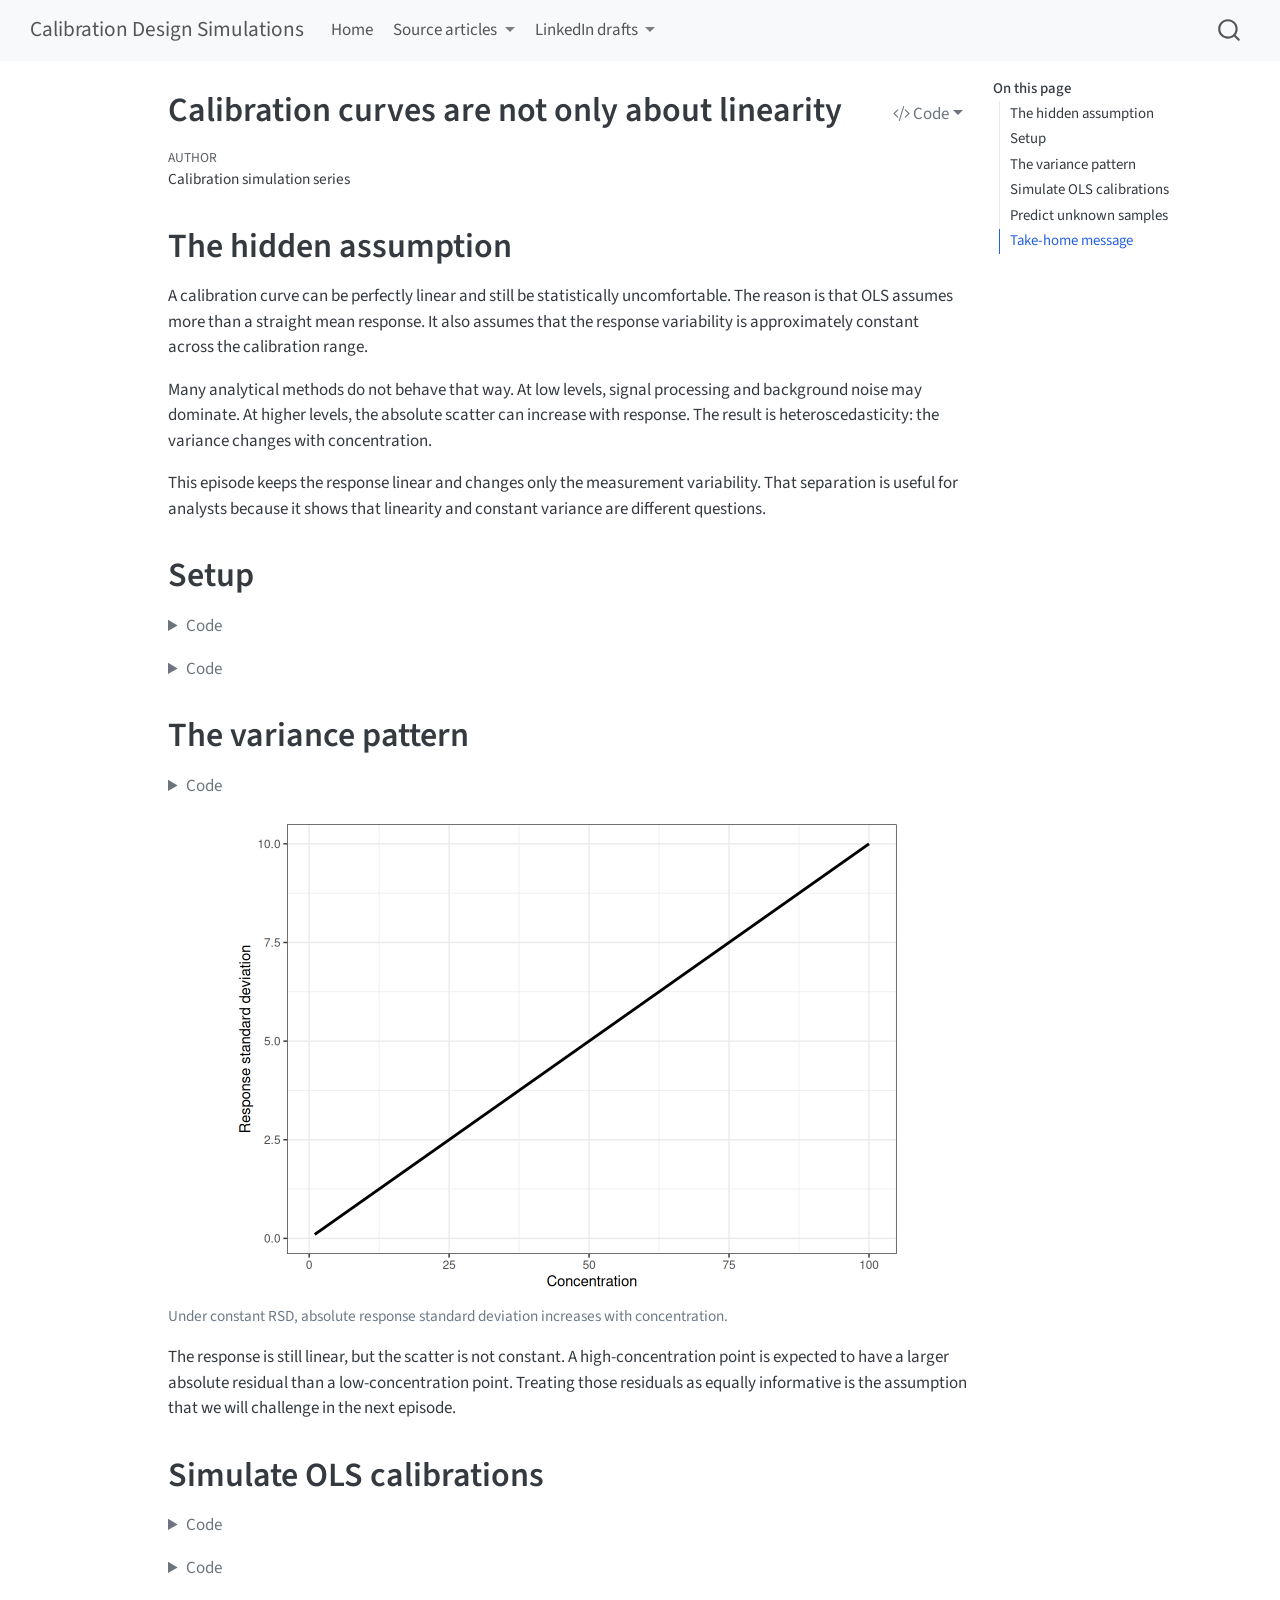
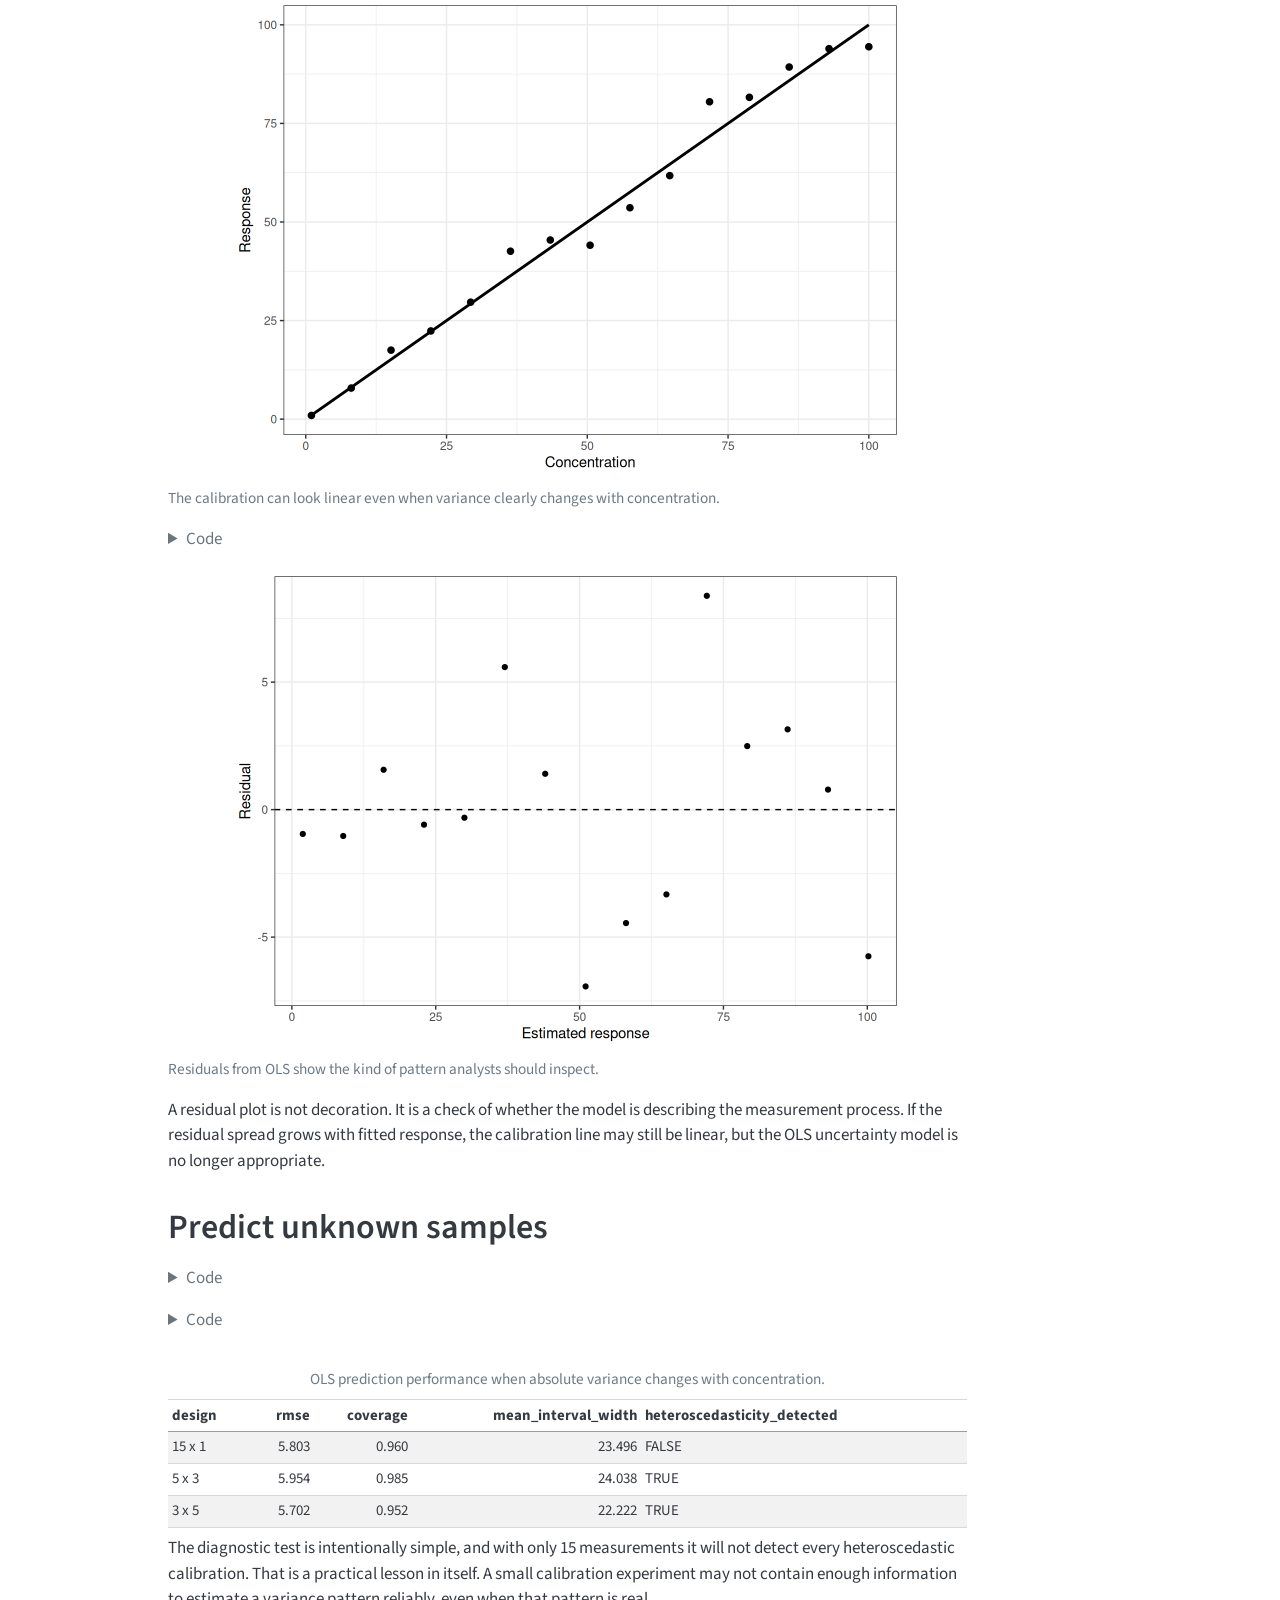
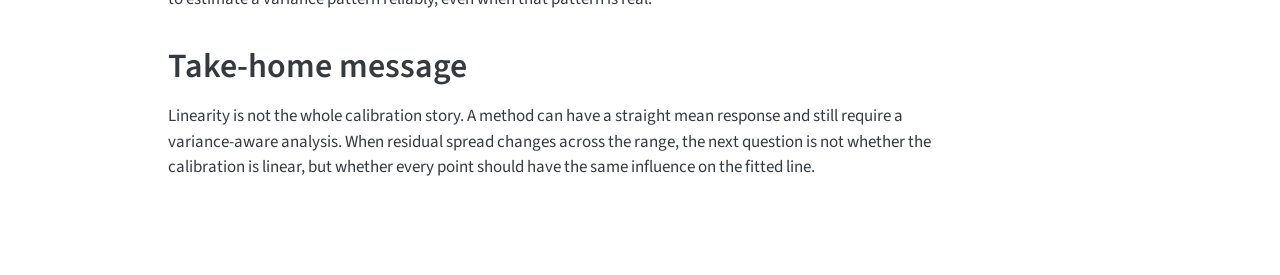
<file: scripts/02_heteroscedasticity.html>
<!DOCTYPE html>
<html xmlns="http://www.w3.org/1999/xhtml" lang="en" xml:lang="en"><head>

<meta charset="utf-8">
<meta name="generator" content="quarto-1.9.38">

<meta name="viewport" content="width=device-width, initial-scale=1.0, user-scalable=yes">

<meta name="author" content="Calibration simulation series">

<title>Calibration curves are not only about linearity – Calibration Design Simulations</title>
<style>
/* Default styles provided by pandoc.
** See https://pandoc.org/MANUAL.html#variables-for-html for config info.
*/
code{white-space: pre-wrap;}
span.smallcaps{font-variant: small-caps;}
div.columns{display: flex; gap: min(4vw, 1.5em);}
div.column{flex: auto; overflow-x: auto;}
div.hanging-indent{margin-left: 1.5em; text-indent: -1.5em;}
ul.task-list{list-style: none;}
ul.task-list li input[type="checkbox"] {
  width: 0.8em;
  margin: 0 0.8em 0.2em -1em; /* quarto-specific, see https://github.com/quarto-dev/quarto-cli/issues/4556 */ 
  vertical-align: middle;
}
/* CSS for syntax highlighting */
html { -webkit-text-size-adjust: 100%; }
pre > code.sourceCode { white-space: pre; position: relative; }
pre > code.sourceCode > span { display: inline-block; line-height: 1.25; }
pre > code.sourceCode > span:empty { height: 1.2em; }
.sourceCode { overflow: visible; }
code.sourceCode > span { color: inherit; text-decoration: inherit; }
div.sourceCode { margin: 1em 0; }
pre.sourceCode { margin: 0; }
@media screen {
div.sourceCode { overflow: auto; }
}
@media print {
pre > code.sourceCode { white-space: pre-wrap; }
pre > code.sourceCode > span { text-indent: -5em; padding-left: 5em; }
}
pre.numberSource code
  { counter-reset: source-line 0; }
pre.numberSource code > span
  { position: relative; left: -4em; counter-increment: source-line; }
pre.numberSource code > span > a:first-child::before
  { content: counter(source-line);
    position: relative; left: -1em; text-align: right; vertical-align: baseline;
    border: none; display: inline-block;
    -webkit-touch-callout: none; -webkit-user-select: none;
    -khtml-user-select: none; -moz-user-select: none;
    -ms-user-select: none; user-select: none;
    padding: 0 4px; width: 4em;
  }
pre.numberSource { margin-left: 3em;  padding-left: 4px; }
div.sourceCode
  {   }
@media screen {
pre > code.sourceCode > span > a:first-child::before { text-decoration: underline; }
}
</style>


<script src="../site_libs/quarto-nav/quarto-nav.js"></script>
<script src="../site_libs/quarto-nav/headroom.min.js"></script>
<script src="../site_libs/clipboard/clipboard.min.js"></script>
<script src="../site_libs/quarto-search/autocomplete.umd.js"></script>
<script src="../site_libs/quarto-search/fuse.min.js"></script>
<script src="../site_libs/quarto-search/quarto-search.js"></script>
<meta name="quarto:offset" content="../">
<script src="../site_libs/quarto-html/quarto.js" type="module"></script>
<script src="../site_libs/quarto-html/tabsets/tabsets.js" type="module"></script>
<script src="../site_libs/quarto-html/popper.min.js"></script>
<script src="../site_libs/quarto-html/tippy.umd.min.js"></script>
<script src="../site_libs/quarto-html/anchor.min.js"></script>
<link href="../site_libs/quarto-html/tippy.css" rel="stylesheet">
<link href="../site_libs/quarto-html/quarto-syntax-highlighting-15634bcf2e68342d4ad2dfa704d543f6.css" rel="stylesheet" id="quarto-text-highlighting-styles">
<script src="../site_libs/bootstrap/bootstrap.min.js"></script>
<link href="../site_libs/bootstrap/bootstrap-icons.css" rel="stylesheet">
<link href="../site_libs/bootstrap/bootstrap-615f3143734a539be9bcb7b2e9d311cb.min.css" rel="stylesheet" append-hash="true" id="quarto-bootstrap" data-mode="light">
<script id="quarto-search-options" type="application/json">{
  "location": "navbar",
  "copy-button": false,
  "collapse-after": 3,
  "panel-placement": "end",
  "type": "overlay",
  "limit": 50,
  "keyboard-shortcut": [
    "f",
    "/",
    "s"
  ],
  "show-item-context": false,
  "language": {
    "search-no-results-text": "No results",
    "search-matching-documents-text": "matching documents",
    "search-copy-link-title": "Copy link to search",
    "search-hide-matches-text": "Hide additional matches",
    "search-more-match-text": "more match in this document",
    "search-more-matches-text": "more matches in this document",
    "search-clear-button-title": "Clear",
    "search-text-placeholder": "",
    "search-detached-cancel-button-title": "Cancel",
    "search-submit-button-title": "Submit",
    "search-label": "Search"
  }
}</script>


</head>

<body class="nav-fixed quarto-light">

<div id="quarto-search-results"></div>
  <header id="quarto-header" class="headroom fixed-top">
    <nav class="navbar navbar-expand-lg " data-bs-theme="dark">
      <div class="navbar-container container-fluid">
      <div class="navbar-brand-container mx-auto">
    <a class="navbar-brand" href="../index.html">
    <span class="navbar-title">Calibration Design Simulations</span>
    </a>
  </div>
            <div id="quarto-search" class="" title="Search"></div>
          <button class="navbar-toggler" type="button" data-bs-toggle="collapse" data-bs-target="#navbarCollapse" aria-controls="navbarCollapse" role="menu" aria-expanded="false" aria-label="Toggle navigation" onclick="if (window.quartoToggleHeadroom) { window.quartoToggleHeadroom(); }">
  <span class="navbar-toggler-icon"></span>
</button>
          <div class="collapse navbar-collapse" id="navbarCollapse">
            <ul class="navbar-nav navbar-nav-scroll me-auto">
  <li class="nav-item">
    <a class="nav-link" href="../index.html"> 
<span class="menu-text">Home</span></a>
  </li>  
  <li class="nav-item dropdown ">
    <a class="nav-link dropdown-toggle" href="#" id="nav-menu-source-articles" role="link" data-bs-toggle="dropdown" aria-expanded="false">
 <span class="menu-text">Source articles</span>
    </a>
    <ul class="dropdown-menu" aria-labelledby="nav-menu-source-articles">    
        <li>
    <a class="dropdown-item" href="../scripts/01_point_distribution.html">
 <span class="dropdown-text">Calibration design</span></a>
  </li>  
        <li>
    <a class="dropdown-item" href="../scripts/02_heteroscedasticity.html">
 <span class="dropdown-text">Heteroscedasticity</span></a>
  </li>  
        <li>
    <a class="dropdown-item" href="../scripts/03_weighted_least_squares.html">
 <span class="dropdown-text">Weighted least squares</span></a>
  </li>  
        <li>
    <a class="dropdown-item" href="../scripts/04_loq_weight_mismatch.html">
 <span class="dropdown-text">LOQ weight mismatch</span></a>
  </li>  
        <li>
    <a class="dropdown-item" href="../scripts/05_nonlinearity_detection.html">
 <span class="dropdown-text">Downward non-linearity</span></a>
  </li>  
    </ul>
  </li>
  <li class="nav-item dropdown ">
    <a class="nav-link dropdown-toggle" href="#" id="nav-menu-linkedin-drafts" role="link" data-bs-toggle="dropdown" aria-expanded="false">
 <span class="menu-text">LinkedIn drafts</span>
    </a>
    <ul class="dropdown-menu" aria-labelledby="nav-menu-linkedin-drafts">    
        <li>
    <a class="dropdown-item" href="../posts/01_calibration_design_linkedin.html">
 <span class="dropdown-text">Post 01</span></a>
  </li>  
        <li>
    <a class="dropdown-item" href="../posts/02_heteroscedasticity_linkedin.html">
 <span class="dropdown-text">Post 02</span></a>
  </li>  
        <li>
    <a class="dropdown-item" href="../posts/03_weighted_least_squares_linkedin.html">
 <span class="dropdown-text">Post 03</span></a>
  </li>  
        <li>
    <a class="dropdown-item" href="../posts/04_loq_weight_mismatch_linkedin.html">
 <span class="dropdown-text">Post 04</span></a>
  </li>  
        <li>
    <a class="dropdown-item" href="../posts/05_nonlinearity_detection_linkedin.html">
 <span class="dropdown-text">Post 05</span></a>
  </li>  
    </ul>
  </li>
</ul>
          </div> <!-- /navcollapse -->
            <div class="quarto-navbar-tools">
</div>
      </div> <!-- /container-fluid -->
    </nav>
</header>
<!-- content -->
<div id="quarto-content" class="quarto-container page-columns page-rows-contents page-layout-article page-navbar">
<!-- sidebar -->
<!-- margin-sidebar -->
    <div id="quarto-margin-sidebar" class="sidebar margin-sidebar">
        <nav id="TOC" role="doc-toc" class="toc-active">
    <h2 id="toc-title">On this page</h2>
   
  <ul>
  <li><a href="#the-hidden-assumption" id="toc-the-hidden-assumption" class="nav-link active" data-scroll-target="#the-hidden-assumption">The hidden assumption</a></li>
  <li><a href="#setup" id="toc-setup" class="nav-link" data-scroll-target="#setup">Setup</a></li>
  <li><a href="#the-variance-pattern" id="toc-the-variance-pattern" class="nav-link" data-scroll-target="#the-variance-pattern">The variance pattern</a></li>
  <li><a href="#simulate-ols-calibrations" id="toc-simulate-ols-calibrations" class="nav-link" data-scroll-target="#simulate-ols-calibrations">Simulate OLS calibrations</a></li>
  <li><a href="#predict-unknown-samples" id="toc-predict-unknown-samples" class="nav-link" data-scroll-target="#predict-unknown-samples">Predict unknown samples</a></li>
  <li><a href="#take-home-message" id="toc-take-home-message" class="nav-link" data-scroll-target="#take-home-message">Take-home message</a></li>
  </ul>
</nav>
    </div>
<!-- main -->
<main class="content" id="quarto-document-content">

<header id="title-block-header" class="quarto-title-block default">
<div class="quarto-title">
<div class="quarto-title-block"><div><h1 class="title">Calibration curves are not only about linearity</h1><button type="button" class="btn code-tools-button dropdown-toggle" id="quarto-code-tools-menu" data-bs-toggle="dropdown" aria-expanded="false"><i class="bi"></i> Code</button><ul class="dropdown-menu dropdown-menu-end" aria-labelelledby="quarto-code-tools-menu"><li><a id="quarto-show-all-code" class="dropdown-item" href="javascript:void(0)" role="button">Show All Code</a></li><li><a id="quarto-hide-all-code" class="dropdown-item" href="javascript:void(0)" role="button">Hide All Code</a></li><li><hr class="dropdown-divider"></li><li><a id="quarto-view-source" class="dropdown-item" href="javascript:void(0)" role="button">View Source</a></li></ul></div></div>
</div>



<div class="quarto-title-meta">

    <div>
    <div class="quarto-title-meta-heading">Author</div>
    <div class="quarto-title-meta-contents">
             <p>Calibration simulation series </p>
          </div>
  </div>
    
  
    
  </div>
  


</header>


<section id="the-hidden-assumption" class="level1">
<h1>The hidden assumption</h1>
<p>A calibration curve can be perfectly linear and still be statistically uncomfortable. The reason is that OLS assumes more than a straight mean response. It also assumes that the response variability is approximately constant across the calibration range.</p>
<p>Many analytical methods do not behave that way. At low levels, signal processing and background noise may dominate. At higher levels, the absolute scatter can increase with response. The result is heteroscedasticity: the variance changes with concentration.</p>
<p>This episode keeps the response linear and changes only the measurement variability. That separation is useful for analysts because it shows that linearity and constant variance are different questions.</p>
</section>
<section id="setup" class="level1">
<h1>Setup</h1>
<div class="cell">
<details class="code-fold">
<summary>Code</summary>
<div class="code-copy-outer-scaffold"><div class="sourceCode cell-code" id="cb1"><pre class="sourceCode r code-with-copy"><code class="sourceCode r"><span id="cb1-1"><a href="#cb1-1" aria-hidden="true" tabindex="-1"></a><span class="fu">library</span>(here)</span>
<span id="cb1-2"><a href="#cb1-2" aria-hidden="true" tabindex="-1"></a><span class="fu">library</span>(data.table)</span>
<span id="cb1-3"><a href="#cb1-3" aria-hidden="true" tabindex="-1"></a><span class="fu">library</span>(ggplot2)</span>
<span id="cb1-4"><a href="#cb1-4" aria-hidden="true" tabindex="-1"></a><span class="fu">library</span>(knitr)</span>
<span id="cb1-5"><a href="#cb1-5" aria-hidden="true" tabindex="-1"></a></span>
<span id="cb1-6"><a href="#cb1-6" aria-hidden="true" tabindex="-1"></a><span class="fu">source</span>(<span class="fu">here</span>(<span class="st">"R"</span>, <span class="st">"design_functions.R"</span>))</span>
<span id="cb1-7"><a href="#cb1-7" aria-hidden="true" tabindex="-1"></a><span class="fu">source</span>(<span class="fu">here</span>(<span class="st">"R"</span>, <span class="st">"weight_functions.R"</span>))</span>
<span id="cb1-8"><a href="#cb1-8" aria-hidden="true" tabindex="-1"></a><span class="fu">source</span>(<span class="fu">here</span>(<span class="st">"R"</span>, <span class="st">"fit_functions.R"</span>))</span>
<span id="cb1-9"><a href="#cb1-9" aria-hidden="true" tabindex="-1"></a><span class="fu">source</span>(<span class="fu">here</span>(<span class="st">"R"</span>, <span class="st">"inversion_functions.R"</span>))</span>
<span id="cb1-10"><a href="#cb1-10" aria-hidden="true" tabindex="-1"></a><span class="fu">source</span>(<span class="fu">here</span>(<span class="st">"R"</span>, <span class="st">"metrics_functions.R"</span>))</span>
<span id="cb1-11"><a href="#cb1-11" aria-hidden="true" tabindex="-1"></a><span class="fu">source</span>(<span class="fu">here</span>(<span class="st">"R"</span>, <span class="st">"plotting_functions.R"</span>))</span>
<span id="cb1-12"><a href="#cb1-12" aria-hidden="true" tabindex="-1"></a><span class="fu">source</span>(<span class="fu">here</span>(<span class="st">"R"</span>, <span class="st">"prediction_functions.R"</span>))</span>
<span id="cb1-13"><a href="#cb1-13" aria-hidden="true" tabindex="-1"></a><span class="fu">source</span>(<span class="fu">here</span>(<span class="st">"R"</span>, <span class="st">"response_functions.R"</span>))</span>
<span id="cb1-14"><a href="#cb1-14" aria-hidden="true" tabindex="-1"></a><span class="fu">source</span>(<span class="fu">here</span>(<span class="st">"R"</span>, <span class="st">"simulation_functions.R"</span>))</span>
<span id="cb1-15"><a href="#cb1-15" aria-hidden="true" tabindex="-1"></a><span class="fu">source</span>(<span class="fu">here</span>(<span class="st">"R"</span>, <span class="st">"variance_functions.R"</span>))</span></code></pre></div><button title="Copy to Clipboard" class="code-copy-button"><i class="bi"></i></button></div>
</details>
</div>
<div class="cell">
<details class="code-fold">
<summary>Code</summary>
<div class="code-copy-outer-scaffold"><div class="sourceCode cell-code" id="cb2"><pre class="sourceCode r code-with-copy"><code class="sourceCode r"><span id="cb2-1"><a href="#cb2-1" aria-hidden="true" tabindex="-1"></a><span class="fu">set.seed</span>(<span class="dv">123</span>)</span>
<span id="cb2-2"><a href="#cb2-2" aria-hidden="true" tabindex="-1"></a></span>
<span id="cb2-3"><a href="#cb2-3" aria-hidden="true" tabindex="-1"></a>mean_fun <span class="ot">&lt;-</span> f_linear</span>
<span id="cb2-4"><a href="#cb2-4" aria-hidden="true" tabindex="-1"></a>sigma_fun <span class="ot">&lt;-</span> <span class="cf">function</span>(x) {</span>
<span id="cb2-5"><a href="#cb2-5" aria-hidden="true" tabindex="-1"></a>  <span class="fu">sigma_constant_rsd</span>(</span>
<span id="cb2-6"><a href="#cb2-6" aria-hidden="true" tabindex="-1"></a>    x,</span>
<span id="cb2-7"><a href="#cb2-7" aria-hidden="true" tabindex="-1"></a>    <span class="at">mean_fun =</span> mean_fun,</span>
<span id="cb2-8"><a href="#cb2-8" aria-hidden="true" tabindex="-1"></a>    <span class="at">rsd =</span> <span class="fl">0.10</span></span>
<span id="cb2-9"><a href="#cb2-9" aria-hidden="true" tabindex="-1"></a>  )</span>
<span id="cb2-10"><a href="#cb2-10" aria-hidden="true" tabindex="-1"></a>}</span>
<span id="cb2-11"><a href="#cb2-11" aria-hidden="true" tabindex="-1"></a></span>
<span id="cb2-12"><a href="#cb2-12" aria-hidden="true" tabindex="-1"></a>designs <span class="ot">&lt;-</span> <span class="fu">list</span>(</span>
<span id="cb2-13"><a href="#cb2-13" aria-hidden="true" tabindex="-1"></a>  <span class="st">"15 x 1"</span> <span class="ot">=</span> <span class="fu">design_15x1</span>(<span class="dv">1</span>, <span class="dv">100</span>),</span>
<span id="cb2-14"><a href="#cb2-14" aria-hidden="true" tabindex="-1"></a>  <span class="st">"5 x 3"</span> <span class="ot">=</span> <span class="fu">design_5x3</span>(<span class="dv">1</span>, <span class="dv">100</span>),</span>
<span id="cb2-15"><a href="#cb2-15" aria-hidden="true" tabindex="-1"></a>  <span class="st">"3 x 5"</span> <span class="ot">=</span> <span class="fu">design_3x5</span>(<span class="dv">1</span>, <span class="dv">100</span>)</span>
<span id="cb2-16"><a href="#cb2-16" aria-hidden="true" tabindex="-1"></a>)</span></code></pre></div><button title="Copy to Clipboard" class="code-copy-button"><i class="bi"></i></button></div>
</details>
</div>
</section>
<section id="the-variance-pattern" class="level1">
<h1>The variance pattern</h1>
<div class="cell">
<details class="code-fold">
<summary>Code</summary>
<div class="code-copy-outer-scaffold"><div class="sourceCode cell-code" id="cb3"><pre class="sourceCode r code-with-copy"><code class="sourceCode r"><span id="cb3-1"><a href="#cb3-1" aria-hidden="true" tabindex="-1"></a>variance_grid <span class="ot">&lt;-</span> <span class="fu">data.table</span>(</span>
<span id="cb3-2"><a href="#cb3-2" aria-hidden="true" tabindex="-1"></a>  <span class="at">x =</span> <span class="fu">seq</span>(<span class="dv">1</span>, <span class="dv">100</span>, <span class="at">length.out =</span> <span class="dv">200</span>)</span>
<span id="cb3-3"><a href="#cb3-3" aria-hidden="true" tabindex="-1"></a>)</span>
<span id="cb3-4"><a href="#cb3-4" aria-hidden="true" tabindex="-1"></a></span>
<span id="cb3-5"><a href="#cb3-5" aria-hidden="true" tabindex="-1"></a>variance_grid[, sigma <span class="sc">:</span><span class="er">=</span> <span class="fu">sigma_fun</span>(x)]</span>
<span id="cb3-6"><a href="#cb3-6" aria-hidden="true" tabindex="-1"></a>variance_grid[, rsd <span class="sc">:</span><span class="er">=</span> sigma <span class="sc">/</span> <span class="fu">mean_fun</span>(x)]</span>
<span id="cb3-7"><a href="#cb3-7" aria-hidden="true" tabindex="-1"></a></span>
<span id="cb3-8"><a href="#cb3-8" aria-hidden="true" tabindex="-1"></a><span class="fu">ggplot</span>(variance_grid, <span class="fu">aes</span>(<span class="at">x =</span> x, <span class="at">y =</span> sigma)) <span class="sc">+</span></span>
<span id="cb3-9"><a href="#cb3-9" aria-hidden="true" tabindex="-1"></a>  <span class="fu">geom_line</span>(<span class="at">linewidth =</span> <span class="dv">1</span>) <span class="sc">+</span></span>
<span id="cb3-10"><a href="#cb3-10" aria-hidden="true" tabindex="-1"></a>  <span class="fu">labs</span>(</span>
<span id="cb3-11"><a href="#cb3-11" aria-hidden="true" tabindex="-1"></a>    <span class="at">x =</span> <span class="st">"Concentration"</span>,</span>
<span id="cb3-12"><a href="#cb3-12" aria-hidden="true" tabindex="-1"></a>    <span class="at">y =</span> <span class="st">"Response standard deviation"</span></span>
<span id="cb3-13"><a href="#cb3-13" aria-hidden="true" tabindex="-1"></a>  ) <span class="sc">+</span></span>
<span id="cb3-14"><a href="#cb3-14" aria-hidden="true" tabindex="-1"></a>  <span class="fu">theme_bw</span>()</span></code></pre></div><button title="Copy to Clipboard" class="code-copy-button"><i class="bi"></i></button></div>
</details>
<div class="cell-output-display">
<div class="quarto-figure quarto-figure-center">
<figure class="figure">
<p><img src="02_heteroscedasticity_files/figure-html/variance-pattern-1.png" class="img-fluid figure-img" width="672"></p>
<figcaption>Under constant RSD, absolute response standard deviation increases with concentration.</figcaption>
</figure>
</div>
</div>
</div>
<p>The response is still linear, but the scatter is not constant. A high-concentration point is expected to have a larger absolute residual than a low-concentration point. Treating those residuals as equally informative is the assumption that we will challenge in the next episode.</p>
</section>
<section id="simulate-ols-calibrations" class="level1">
<h1>Simulate OLS calibrations</h1>
<div class="cell">
<details class="code-fold">
<summary>Code</summary>
<div class="code-copy-outer-scaffold"><div class="sourceCode cell-code" id="cb4"><pre class="sourceCode r code-with-copy"><code class="sourceCode r"><span id="cb4-1"><a href="#cb4-1" aria-hidden="true" tabindex="-1"></a>calibration_data <span class="ot">&lt;-</span> <span class="fu">lapply</span>(</span>
<span id="cb4-2"><a href="#cb4-2" aria-hidden="true" tabindex="-1"></a>  designs,</span>
<span id="cb4-3"><a href="#cb4-3" aria-hidden="true" tabindex="-1"></a>  simulate_dataset,</span>
<span id="cb4-4"><a href="#cb4-4" aria-hidden="true" tabindex="-1"></a>  <span class="at">mean_fun =</span> mean_fun,</span>
<span id="cb4-5"><a href="#cb4-5" aria-hidden="true" tabindex="-1"></a>  <span class="at">variance_fun =</span> sigma_fun</span>
<span id="cb4-6"><a href="#cb4-6" aria-hidden="true" tabindex="-1"></a>)</span>
<span id="cb4-7"><a href="#cb4-7" aria-hidden="true" tabindex="-1"></a></span>
<span id="cb4-8"><a href="#cb4-8" aria-hidden="true" tabindex="-1"></a>models <span class="ot">&lt;-</span> <span class="fu">lapply</span>(</span>
<span id="cb4-9"><a href="#cb4-9" aria-hidden="true" tabindex="-1"></a>  calibration_data,</span>
<span id="cb4-10"><a href="#cb4-10" aria-hidden="true" tabindex="-1"></a>  fit_ols</span>
<span id="cb4-11"><a href="#cb4-11" aria-hidden="true" tabindex="-1"></a>)</span></code></pre></div><button title="Copy to Clipboard" class="code-copy-button"><i class="bi"></i></button></div>
</details>
</div>
<div class="cell">
<details class="code-fold">
<summary>Code</summary>
<div class="code-copy-outer-scaffold"><div class="sourceCode cell-code" id="cb5"><pre class="sourceCode r code-with-copy"><code class="sourceCode r"><span id="cb5-1"><a href="#cb5-1" aria-hidden="true" tabindex="-1"></a><span class="fu">plot_design</span>(</span>
<span id="cb5-2"><a href="#cb5-2" aria-hidden="true" tabindex="-1"></a>  calibration_data[[<span class="st">"15 x 1"</span>]],</span>
<span id="cb5-3"><a href="#cb5-3" aria-hidden="true" tabindex="-1"></a>  mean_fun</span>
<span id="cb5-4"><a href="#cb5-4" aria-hidden="true" tabindex="-1"></a>)</span></code></pre></div><button title="Copy to Clipboard" class="code-copy-button"><i class="bi"></i></button></div>
</details>
<div class="cell-output-display">
<div class="quarto-figure quarto-figure-center">
<figure class="figure">
<p><img src="02_heteroscedasticity_files/figure-html/calibration-plot-1.png" class="img-fluid figure-img" width="672"></p>
<figcaption>The calibration can look linear even when variance clearly changes with concentration.</figcaption>
</figure>
</div>
</div>
</div>
<div class="cell">
<details class="code-fold">
<summary>Code</summary>
<div class="code-copy-outer-scaffold"><div class="sourceCode cell-code" id="cb6"><pre class="sourceCode r code-with-copy"><code class="sourceCode r"><span id="cb6-1"><a href="#cb6-1" aria-hidden="true" tabindex="-1"></a><span class="fu">plot_residuals</span>(models[[<span class="st">"15 x 1"</span>]])</span></code></pre></div><button title="Copy to Clipboard" class="code-copy-button"><i class="bi"></i></button></div>
</details>
<div class="cell-output-display">
<div class="quarto-figure quarto-figure-center">
<figure class="figure">
<p><img src="02_heteroscedasticity_files/figure-html/residual-plot-1.png" class="img-fluid figure-img" width="672"></p>
<figcaption>Residuals from OLS show the kind of pattern analysts should inspect.</figcaption>
</figure>
</div>
</div>
</div>
<p>A residual plot is not decoration. It is a check of whether the model is describing the measurement process. If the residual spread grows with fitted response, the calibration line may still be linear, but the OLS uncertainty model is no longer appropriate.</p>
</section>
<section id="predict-unknown-samples" class="level1">
<h1>Predict unknown samples</h1>
<div class="cell">
<details class="code-fold">
<summary>Code</summary>
<div class="code-copy-outer-scaffold"><div class="sourceCode cell-code" id="cb7"><pre class="sourceCode r code-with-copy"><code class="sourceCode r"><span id="cb7-1"><a href="#cb7-1" aria-hidden="true" tabindex="-1"></a>test_data <span class="ot">&lt;-</span> <span class="fu">generate_test_set</span>(</span>
<span id="cb7-2"><a href="#cb7-2" aria-hidden="true" tabindex="-1"></a>  <span class="at">n =</span> <span class="dv">1000</span>,</span>
<span id="cb7-3"><a href="#cb7-3" aria-hidden="true" tabindex="-1"></a>  <span class="at">xmin =</span> <span class="dv">1</span>,</span>
<span id="cb7-4"><a href="#cb7-4" aria-hidden="true" tabindex="-1"></a>  <span class="at">xmax =</span> <span class="dv">100</span>,</span>
<span id="cb7-5"><a href="#cb7-5" aria-hidden="true" tabindex="-1"></a>  <span class="at">mean_fun =</span> mean_fun,</span>
<span id="cb7-6"><a href="#cb7-6" aria-hidden="true" tabindex="-1"></a>  <span class="at">variance_fun =</span> sigma_fun</span>
<span id="cb7-7"><a href="#cb7-7" aria-hidden="true" tabindex="-1"></a>)</span>
<span id="cb7-8"><a href="#cb7-8" aria-hidden="true" tabindex="-1"></a></span>
<span id="cb7-9"><a href="#cb7-9" aria-hidden="true" tabindex="-1"></a>prediction_tables <span class="ot">&lt;-</span> <span class="fu">lapply</span>(</span>
<span id="cb7-10"><a href="#cb7-10" aria-hidden="true" tabindex="-1"></a>  models,</span>
<span id="cb7-11"><a href="#cb7-11" aria-hidden="true" tabindex="-1"></a>  predict_calibration_model,</span>
<span id="cb7-12"><a href="#cb7-12" aria-hidden="true" tabindex="-1"></a>  <span class="at">test_data =</span> test_data,</span>
<span id="cb7-13"><a href="#cb7-13" aria-hidden="true" tabindex="-1"></a>  <span class="at">variance_fun =</span> sigma_fun</span>
<span id="cb7-14"><a href="#cb7-14" aria-hidden="true" tabindex="-1"></a>)</span></code></pre></div><button title="Copy to Clipboard" class="code-copy-button"><i class="bi"></i></button></div>
</details>
</div>
<div class="cell">
<details class="code-fold">
<summary>Code</summary>
<div class="code-copy-outer-scaffold"><div class="sourceCode cell-code" id="cb8"><pre class="sourceCode r code-with-copy"><code class="sourceCode r"><span id="cb8-1"><a href="#cb8-1" aria-hidden="true" tabindex="-1"></a>performance_table <span class="ot">&lt;-</span> <span class="fu">data.table</span>(</span>
<span id="cb8-2"><a href="#cb8-2" aria-hidden="true" tabindex="-1"></a>  <span class="at">design =</span> <span class="fu">names</span>(prediction_tables),</span>
<span id="cb8-3"><a href="#cb8-3" aria-hidden="true" tabindex="-1"></a>  <span class="at">rmse =</span> <span class="fu">sapply</span>(prediction_tables, metric_rmse),</span>
<span id="cb8-4"><a href="#cb8-4" aria-hidden="true" tabindex="-1"></a>  <span class="at">coverage =</span> <span class="fu">sapply</span>(prediction_tables, metric_coverage),</span>
<span id="cb8-5"><a href="#cb8-5" aria-hidden="true" tabindex="-1"></a>  <span class="at">mean_interval_width =</span> <span class="fu">sapply</span>(prediction_tables, metric_mean_pi_width),</span>
<span id="cb8-6"><a href="#cb8-6" aria-hidden="true" tabindex="-1"></a>  <span class="at">heteroscedasticity_detected =</span> <span class="fu">sapply</span>(models, metric_hetero_detected)</span>
<span id="cb8-7"><a href="#cb8-7" aria-hidden="true" tabindex="-1"></a>)</span>
<span id="cb8-8"><a href="#cb8-8" aria-hidden="true" tabindex="-1"></a></span>
<span id="cb8-9"><a href="#cb8-9" aria-hidden="true" tabindex="-1"></a><span class="fu">kable</span>(</span>
<span id="cb8-10"><a href="#cb8-10" aria-hidden="true" tabindex="-1"></a>  performance_table,</span>
<span id="cb8-11"><a href="#cb8-11" aria-hidden="true" tabindex="-1"></a>  <span class="at">digits =</span> <span class="dv">3</span>,</span>
<span id="cb8-12"><a href="#cb8-12" aria-hidden="true" tabindex="-1"></a>  <span class="at">caption =</span> <span class="st">"OLS prediction performance when absolute variance changes with concentration."</span></span>
<span id="cb8-13"><a href="#cb8-13" aria-hidden="true" tabindex="-1"></a>)</span></code></pre></div><button title="Copy to Clipboard" class="code-copy-button"><i class="bi"></i></button></div>
</details>
<div class="cell-output-display">
<table class="caption-top table table-sm table-striped small">
<caption>OLS prediction performance when absolute variance changes with concentration.</caption>
<colgroup>
<col style="width: 10%">
<col style="width: 8%">
<col style="width: 12%">
<col style="width: 28%">
<col style="width: 40%">
</colgroup>
<thead>
<tr class="header">
<th style="text-align: left;">design</th>
<th style="text-align: right;">rmse</th>
<th style="text-align: right;">coverage</th>
<th style="text-align: right;">mean_interval_width</th>
<th style="text-align: left;">heteroscedasticity_detected</th>
</tr>
</thead>
<tbody>
<tr class="odd">
<td style="text-align: left;">15 x 1</td>
<td style="text-align: right;">5.803</td>
<td style="text-align: right;">0.960</td>
<td style="text-align: right;">23.496</td>
<td style="text-align: left;">FALSE</td>
</tr>
<tr class="even">
<td style="text-align: left;">5 x 3</td>
<td style="text-align: right;">5.954</td>
<td style="text-align: right;">0.985</td>
<td style="text-align: right;">24.038</td>
<td style="text-align: left;">TRUE</td>
</tr>
<tr class="odd">
<td style="text-align: left;">3 x 5</td>
<td style="text-align: right;">5.702</td>
<td style="text-align: right;">0.952</td>
<td style="text-align: right;">22.222</td>
<td style="text-align: left;">TRUE</td>
</tr>
</tbody>
</table>
</div>
</div>
<p>The diagnostic test is intentionally simple, and with only 15 measurements it will not detect every heteroscedastic calibration. That is a practical lesson in itself. A small calibration experiment may not contain enough information to estimate a variance pattern reliably, even when that pattern is real.</p>
</section>
<section id="take-home-message" class="level1">
<h1>Take-home message</h1>
<p>Linearity is not the whole calibration story. A method can have a straight mean response and still require a variance-aware analysis. When residual spread changes across the range, the next question is not whether the calibration is linear, but whether every point should have the same influence on the fitted line.</p>


<!-- -->

</section>

</main> <!-- /main -->
<script id="quarto-html-after-body" type="application/javascript">
  window.document.addEventListener("DOMContentLoaded", function (event) {
    const icon = "";
    const anchorJS = new window.AnchorJS();
    anchorJS.options = {
      placement: 'right',
      icon: icon
    };
    anchorJS.add('.anchored');
    const isCodeAnnotation = (el) => {
      for (const clz of el.classList) {
        if (clz.startsWith('code-annotation-')) {                     
          return true;
        }
      }
      return false;
    }
    const onCopySuccess = function(e) {
      // button target
      const button = e.trigger;
      // don't keep focus
      button.blur();
      // flash "checked"
      button.classList.add('code-copy-button-checked');
      var currentTitle = button.getAttribute("title");
      button.setAttribute("title", "Copied!");
      let tooltip;
      if (window.bootstrap) {
        button.setAttribute("data-bs-toggle", "tooltip");
        button.setAttribute("data-bs-placement", "left");
        button.setAttribute("data-bs-title", "Copied!");
        tooltip = new bootstrap.Tooltip(button, 
          { trigger: "manual", 
            customClass: "code-copy-button-tooltip",
            offset: [0, -8]});
        tooltip.show();    
      }
      setTimeout(function() {
        if (tooltip) {
          tooltip.hide();
          button.removeAttribute("data-bs-title");
          button.removeAttribute("data-bs-toggle");
          button.removeAttribute("data-bs-placement");
        }
        button.setAttribute("title", currentTitle);
        button.classList.remove('code-copy-button-checked');
      }, 1000);
      // clear code selection
      e.clearSelection();
    }
    const getTextToCopy = function(trigger) {
      const outerScaffold = trigger.parentElement.cloneNode(true);
      const codeEl = outerScaffold.querySelector('code');
      for (const childEl of codeEl.children) {
        if (isCodeAnnotation(childEl)) {
          childEl.remove();
        }
      }
      return codeEl.innerText;
    }
    const clipboard = new window.ClipboardJS('.code-copy-button:not([data-in-quarto-modal])', {
      text: getTextToCopy
    });
    clipboard.on('success', onCopySuccess);
    if (window.document.getElementById('quarto-embedded-source-code-modal')) {
      const clipboardModal = new window.ClipboardJS('.code-copy-button[data-in-quarto-modal]', {
        text: getTextToCopy,
        container: window.document.getElementById('quarto-embedded-source-code-modal')
      });
      clipboardModal.on('success', onCopySuccess);
    }
    const viewSource = window.document.getElementById('quarto-view-source') ||
                       window.document.getElementById('quarto-code-tools-source');
    if (viewSource) {
      const sourceUrl = viewSource.getAttribute("data-quarto-source-url");
      viewSource.addEventListener("click", function(e) {
        if (sourceUrl) {
          // rstudio viewer pane
          if (/\bcapabilities=\b/.test(window.location)) {
            window.open(sourceUrl);
          } else {
            window.location.href = sourceUrl;
          }
        } else {
          const modal = new bootstrap.Modal(document.getElementById('quarto-embedded-source-code-modal'));
          modal.show();
        }
        return false;
      });
    }
    function toggleCodeHandler(show) {
      return function(e) {
        const detailsSrc = window.document.querySelectorAll(".cell > details > .sourceCode");
        for (let i=0; i<detailsSrc.length; i++) {
          const details = detailsSrc[i].parentElement;
          if (show) {
            details.open = true;
          } else {
            details.removeAttribute("open");
          }
        }
        const cellCodeDivs = window.document.querySelectorAll(".cell > .sourceCode");
        const fromCls = show ? "hidden" : "unhidden";
        const toCls = show ? "unhidden" : "hidden";
        for (let i=0; i<cellCodeDivs.length; i++) {
          const codeDiv = cellCodeDivs[i];
          if (codeDiv.classList.contains(fromCls)) {
            codeDiv.classList.remove(fromCls);
            codeDiv.classList.add(toCls);
          } 
        }
        return false;
      }
    }
    const hideAllCode = window.document.getElementById("quarto-hide-all-code");
    if (hideAllCode) {
      hideAllCode.addEventListener("click", toggleCodeHandler(false));
    }
    const showAllCode = window.document.getElementById("quarto-show-all-code");
    if (showAllCode) {
      showAllCode.addEventListener("click", toggleCodeHandler(true));
    }
      var localhostRegex = new RegExp(/^(?:http|https):\/\/localhost\:?[0-9]*\//);
      var mailtoRegex = new RegExp(/^mailto:/);
        var filterRegex = new RegExp('/' + window.location.host + '/');
      var isInternal = (href) => {
          return filterRegex.test(href) || localhostRegex.test(href) || mailtoRegex.test(href);
      }
      // Inspect non-navigation links and adorn them if external
     var links = window.document.querySelectorAll('a[href]:not(.nav-link):not(.navbar-brand):not(.toc-action):not(.sidebar-link):not(.sidebar-item-toggle):not(.pagination-link):not(.no-external):not([aria-hidden]):not(.dropdown-item):not(.quarto-navigation-tool):not(.about-link)');
      for (var i=0; i<links.length; i++) {
        const link = links[i];
        if (!isInternal(link.href)) {
          // undo the damage that might have been done by quarto-nav.js in the case of
          // links that we want to consider external
          if (link.dataset.originalHref !== undefined) {
            link.href = link.dataset.originalHref;
          }
        }
      }
    function tippyHover(el, contentFn, onTriggerFn, onUntriggerFn) {
      const config = {
        allowHTML: true,
        maxWidth: 500,
        delay: 100,
        arrow: false,
        appendTo: function(el) {
            return el.parentElement;
        },
        interactive: true,
        interactiveBorder: 10,
        theme: 'quarto',
        placement: 'bottom-start',
      };
      if (contentFn) {
        config.content = contentFn;
      }
      if (onTriggerFn) {
        config.onTrigger = onTriggerFn;
      }
      if (onUntriggerFn) {
        config.onUntrigger = onUntriggerFn;
      }
      window.tippy(el, config); 
    }
    const noterefs = window.document.querySelectorAll('a[role="doc-noteref"]');
    for (var i=0; i<noterefs.length; i++) {
      const ref = noterefs[i];
      tippyHover(ref, function() {
        // use id or data attribute instead here
        let href = ref.getAttribute('data-footnote-href') || ref.getAttribute('href');
        try { href = new URL(href).hash; } catch {}
        const id = href.replace(/^#\/?/, "");
        const note = window.document.getElementById(id);
        if (note) {
          return note.innerHTML;
        } else {
          return "";
        }
      });
    }
    const xrefs = window.document.querySelectorAll('a.quarto-xref');
    const processXRef = (id, note) => {
      // Strip column container classes
      const stripColumnClz = (el) => {
        el.classList.remove("page-full", "page-columns");
        if (el.children) {
          for (const child of el.children) {
            stripColumnClz(child);
          }
        }
      }
      stripColumnClz(note)
      if (id === null || id.startsWith('sec-')) {
        // Special case sections, only their first couple elements
        const container = document.createElement("div");
        if (note.children && note.children.length > 2) {
          container.appendChild(note.children[0].cloneNode(true));
          for (let i = 1; i < note.children.length; i++) {
            const child = note.children[i];
            if (child.tagName === "P" && child.innerText === "") {
              continue;
            } else {
              container.appendChild(child.cloneNode(true));
              break;
            }
          }
          if (window.Quarto?.typesetMath) {
            window.Quarto.typesetMath(container);
          }
          return container.innerHTML
        } else {
          if (window.Quarto?.typesetMath) {
            window.Quarto.typesetMath(note);
          }
          return note.innerHTML;
        }
      } else {
        // Remove any anchor links if they are present
        const anchorLink = note.querySelector('a.anchorjs-link');
        if (anchorLink) {
          anchorLink.remove();
        }
        if (window.Quarto?.typesetMath) {
          window.Quarto.typesetMath(note);
        }
        if (note.classList.contains("callout")) {
          return note.outerHTML;
        } else {
          return note.innerHTML;
        }
      }
    }
    for (var i=0; i<xrefs.length; i++) {
      const xref = xrefs[i];
      tippyHover(xref, undefined, function(instance) {
        instance.disable();
        let url = xref.getAttribute('href');
        let hash = undefined; 
        if (url.startsWith('#')) {
          hash = url;
        } else {
          try { hash = new URL(url).hash; } catch {}
        }
        if (hash) {
          const id = hash.replace(/^#\/?/, "");
          const note = window.document.getElementById(id);
          if (note !== null) {
            try {
              const html = processXRef(id, note.cloneNode(true));
              instance.setContent(html);
            } finally {
              instance.enable();
              instance.show();
            }
          } else {
            // See if we can fetch this
            fetch(url.split('#')[0])
            .then(res => res.text())
            .then(html => {
              const parser = new DOMParser();
              const htmlDoc = parser.parseFromString(html, "text/html");
              const note = htmlDoc.getElementById(id);
              if (note !== null) {
                const html = processXRef(id, note);
                instance.setContent(html);
              } 
            }).finally(() => {
              instance.enable();
              instance.show();
            });
          }
        } else {
          // See if we can fetch a full url (with no hash to target)
          // This is a special case and we should probably do some content thinning / targeting
          fetch(url)
          .then(res => res.text())
          .then(html => {
            const parser = new DOMParser();
            const htmlDoc = parser.parseFromString(html, "text/html");
            const note = htmlDoc.querySelector('main.content');
            if (note !== null) {
              // This should only happen for chapter cross references
              // (since there is no id in the URL)
              // remove the first header
              if (note.children.length > 0 && note.children[0].tagName === "HEADER") {
                note.children[0].remove();
              }
              const html = processXRef(null, note);
              instance.setContent(html);
            } 
          }).finally(() => {
            instance.enable();
            instance.show();
          });
        }
      }, function(instance) {
      });
    }
        let selectedAnnoteEl;
        const selectorForAnnotation = ( cell, annotation) => {
          let cellAttr = 'data-code-cell="' + cell + '"';
          let lineAttr = 'data-code-annotation="' +  annotation + '"';
          const selector = 'span[' + cellAttr + '][' + lineAttr + ']';
          return selector;
        }
        const selectCodeLines = (annoteEl) => {
          const doc = window.document;
          const targetCell = annoteEl.getAttribute("data-target-cell");
          const targetAnnotation = annoteEl.getAttribute("data-target-annotation");
          const annoteSpan = window.document.querySelector(selectorForAnnotation(targetCell, targetAnnotation));
          const lines = annoteSpan.getAttribute("data-code-lines").split(",");
          const lineIds = lines.map((line) => {
            return targetCell + "-" + line;
          })
          let top = null;
          let height = null;
          let parent = null;
          if (lineIds.length > 0) {
              //compute the position of the single el (top and bottom and make a div)
              const el = window.document.getElementById(lineIds[0]);
              top = el.offsetTop;
              height = el.offsetHeight;
              parent = el.parentElement.parentElement;
            if (lineIds.length > 1) {
              const lastEl = window.document.getElementById(lineIds[lineIds.length - 1]);
              const bottom = lastEl.offsetTop + lastEl.offsetHeight;
              height = bottom - top;
            }
            if (top !== null && height !== null && parent !== null) {
              // cook up a div (if necessary) and position it 
              let div = window.document.getElementById("code-annotation-line-highlight");
              if (div === null) {
                div = window.document.createElement("div");
                div.setAttribute("id", "code-annotation-line-highlight");
                div.style.position = 'absolute';
                parent.appendChild(div);
              }
              div.style.top = top - 2 + "px";
              div.style.height = height + 4 + "px";
              div.style.left = 0;
              let gutterDiv = window.document.getElementById("code-annotation-line-highlight-gutter");
              if (gutterDiv === null) {
                gutterDiv = window.document.createElement("div");
                gutterDiv.setAttribute("id", "code-annotation-line-highlight-gutter");
                gutterDiv.style.position = 'absolute';
                const codeCell = window.document.getElementById(targetCell);
                const gutter = codeCell.querySelector('.code-annotation-gutter');
                gutter.appendChild(gutterDiv);
              }
              gutterDiv.style.top = top - 2 + "px";
              gutterDiv.style.height = height + 4 + "px";
            }
            selectedAnnoteEl = annoteEl;
          }
        };
        const unselectCodeLines = () => {
          const elementsIds = ["code-annotation-line-highlight", "code-annotation-line-highlight-gutter"];
          elementsIds.forEach((elId) => {
            const div = window.document.getElementById(elId);
            if (div) {
              div.remove();
            }
          });
          selectedAnnoteEl = undefined;
        };
          // Handle positioning of the toggle
      window.addEventListener(
        "resize",
        throttle(() => {
          elRect = undefined;
          if (selectedAnnoteEl) {
            selectCodeLines(selectedAnnoteEl);
          }
        }, 10)
      );
      function throttle(fn, ms) {
      let throttle = false;
      let timer;
        return (...args) => {
          if(!throttle) { // first call gets through
              fn.apply(this, args);
              throttle = true;
          } else { // all the others get throttled
              if(timer) clearTimeout(timer); // cancel #2
              timer = setTimeout(() => {
                fn.apply(this, args);
                timer = throttle = false;
              }, ms);
          }
        };
      }
        // Attach click handler to the DT
        const annoteDls = window.document.querySelectorAll('dt[data-target-cell]');
        for (const annoteDlNode of annoteDls) {
          annoteDlNode.addEventListener('click', (event) => {
            const clickedEl = event.target;
            if (clickedEl !== selectedAnnoteEl) {
              unselectCodeLines();
              const activeEl = window.document.querySelector('dt[data-target-cell].code-annotation-active');
              if (activeEl) {
                activeEl.classList.remove('code-annotation-active');
              }
              selectCodeLines(clickedEl);
              clickedEl.classList.add('code-annotation-active');
            } else {
              // Unselect the line
              unselectCodeLines();
              clickedEl.classList.remove('code-annotation-active');
            }
          });
        }
    const findCites = (el) => {
      const parentEl = el.parentElement;
      if (parentEl) {
        const cites = parentEl.dataset.cites;
        if (cites) {
          return {
            el,
            cites: cites.split(' ')
          };
        } else {
          return findCites(el.parentElement)
        }
      } else {
        return undefined;
      }
    };
    var bibliorefs = window.document.querySelectorAll('a[role="doc-biblioref"]');
    for (var i=0; i<bibliorefs.length; i++) {
      const ref = bibliorefs[i];
      const citeInfo = findCites(ref);
      if (citeInfo) {
        tippyHover(citeInfo.el, function() {
          var popup = window.document.createElement('div');
          citeInfo.cites.forEach(function(cite) {
            var citeDiv = window.document.createElement('div');
            citeDiv.classList.add('hanging-indent');
            citeDiv.classList.add('csl-entry');
            var biblioDiv = window.document.getElementById('ref-' + cite);
            if (biblioDiv) {
              citeDiv.innerHTML = biblioDiv.innerHTML;
            }
            popup.appendChild(citeDiv);
          });
          return popup.innerHTML;
        });
      }
    }
  });
  </script><div class="modal fade" id="quarto-embedded-source-code-modal" tabindex="-1" aria-labelledby="quarto-embedded-source-code-modal-label" aria-hidden="true"><div class="modal-dialog modal-dialog-scrollable"><div class="modal-content"><div class="modal-header"><h5 class="modal-title" id="quarto-embedded-source-code-modal-label">Source Code</h5><button class="btn-close" data-bs-dismiss="modal"></button></div><div class="modal-body"><div class="">
<div class="code-copy-outer-scaffold"><div class="sourceCode" id="cb9" data-shortcodes="false"><pre class="sourceCode markdown code-with-copy"><code class="sourceCode markdown"><span id="cb9-1"><a href="#cb9-1" aria-hidden="true" tabindex="-1"></a><span class="co">---</span></span>
<span id="cb9-2"><a href="#cb9-2" aria-hidden="true" tabindex="-1"></a><span class="an">title:</span><span class="co"> "Calibration curves are not only about linearity"</span></span>
<span id="cb9-3"><a href="#cb9-3" aria-hidden="true" tabindex="-1"></a><span class="an">author:</span><span class="co"> "Calibration simulation series"</span></span>
<span id="cb9-4"><a href="#cb9-4" aria-hidden="true" tabindex="-1"></a><span class="an">format:</span></span>
<span id="cb9-5"><a href="#cb9-5" aria-hidden="true" tabindex="-1"></a><span class="co">  html:</span></span>
<span id="cb9-6"><a href="#cb9-6" aria-hidden="true" tabindex="-1"></a><span class="co">    toc: true</span></span>
<span id="cb9-7"><a href="#cb9-7" aria-hidden="true" tabindex="-1"></a><span class="an">execute:</span></span>
<span id="cb9-8"><a href="#cb9-8" aria-hidden="true" tabindex="-1"></a><span class="co">  echo: true</span></span>
<span id="cb9-9"><a href="#cb9-9" aria-hidden="true" tabindex="-1"></a><span class="co">  warning: false</span></span>
<span id="cb9-10"><a href="#cb9-10" aria-hidden="true" tabindex="-1"></a><span class="co">  message: false</span></span>
<span id="cb9-11"><a href="#cb9-11" aria-hidden="true" tabindex="-1"></a><span class="co">---</span></span>
<span id="cb9-12"><a href="#cb9-12" aria-hidden="true" tabindex="-1"></a></span>
<span id="cb9-13"><a href="#cb9-13" aria-hidden="true" tabindex="-1"></a><span class="fu"># The hidden assumption</span></span>
<span id="cb9-14"><a href="#cb9-14" aria-hidden="true" tabindex="-1"></a></span>
<span id="cb9-15"><a href="#cb9-15" aria-hidden="true" tabindex="-1"></a>A calibration curve can be perfectly linear and still be statistically uncomfortable. The reason is that OLS assumes more than a straight mean response. It also assumes that the response variability is approximately constant across the calibration range.</span>
<span id="cb9-16"><a href="#cb9-16" aria-hidden="true" tabindex="-1"></a></span>
<span id="cb9-17"><a href="#cb9-17" aria-hidden="true" tabindex="-1"></a>Many analytical methods do not behave that way. At low levels, signal processing and background noise may dominate. At higher levels, the absolute scatter can increase with response. The result is heteroscedasticity: the variance changes with concentration.</span>
<span id="cb9-18"><a href="#cb9-18" aria-hidden="true" tabindex="-1"></a></span>
<span id="cb9-19"><a href="#cb9-19" aria-hidden="true" tabindex="-1"></a>This episode keeps the response linear and changes only the measurement variability. That separation is useful for analysts because it shows that linearity and constant variance are different questions.</span>
<span id="cb9-20"><a href="#cb9-20" aria-hidden="true" tabindex="-1"></a></span>
<span id="cb9-21"><a href="#cb9-21" aria-hidden="true" tabindex="-1"></a><span class="fu"># Setup</span></span>
<span id="cb9-22"><a href="#cb9-22" aria-hidden="true" tabindex="-1"></a></span>
<span id="cb9-25"><a href="#cb9-25" aria-hidden="true" tabindex="-1"></a><span class="in">```{r}</span></span>
<span id="cb9-26"><a href="#cb9-26" aria-hidden="true" tabindex="-1"></a><span class="co">#| label: resources</span></span>
<span id="cb9-27"><a href="#cb9-27" aria-hidden="true" tabindex="-1"></a></span>
<span id="cb9-28"><a href="#cb9-28" aria-hidden="true" tabindex="-1"></a><span class="fu">library</span>(here)</span>
<span id="cb9-29"><a href="#cb9-29" aria-hidden="true" tabindex="-1"></a><span class="fu">library</span>(data.table)</span>
<span id="cb9-30"><a href="#cb9-30" aria-hidden="true" tabindex="-1"></a><span class="fu">library</span>(ggplot2)</span>
<span id="cb9-31"><a href="#cb9-31" aria-hidden="true" tabindex="-1"></a><span class="fu">library</span>(knitr)</span>
<span id="cb9-32"><a href="#cb9-32" aria-hidden="true" tabindex="-1"></a></span>
<span id="cb9-33"><a href="#cb9-33" aria-hidden="true" tabindex="-1"></a><span class="fu">source</span>(<span class="fu">here</span>(<span class="st">"R"</span>, <span class="st">"design_functions.R"</span>))</span>
<span id="cb9-34"><a href="#cb9-34" aria-hidden="true" tabindex="-1"></a><span class="fu">source</span>(<span class="fu">here</span>(<span class="st">"R"</span>, <span class="st">"weight_functions.R"</span>))</span>
<span id="cb9-35"><a href="#cb9-35" aria-hidden="true" tabindex="-1"></a><span class="fu">source</span>(<span class="fu">here</span>(<span class="st">"R"</span>, <span class="st">"fit_functions.R"</span>))</span>
<span id="cb9-36"><a href="#cb9-36" aria-hidden="true" tabindex="-1"></a><span class="fu">source</span>(<span class="fu">here</span>(<span class="st">"R"</span>, <span class="st">"inversion_functions.R"</span>))</span>
<span id="cb9-37"><a href="#cb9-37" aria-hidden="true" tabindex="-1"></a><span class="fu">source</span>(<span class="fu">here</span>(<span class="st">"R"</span>, <span class="st">"metrics_functions.R"</span>))</span>
<span id="cb9-38"><a href="#cb9-38" aria-hidden="true" tabindex="-1"></a><span class="fu">source</span>(<span class="fu">here</span>(<span class="st">"R"</span>, <span class="st">"plotting_functions.R"</span>))</span>
<span id="cb9-39"><a href="#cb9-39" aria-hidden="true" tabindex="-1"></a><span class="fu">source</span>(<span class="fu">here</span>(<span class="st">"R"</span>, <span class="st">"prediction_functions.R"</span>))</span>
<span id="cb9-40"><a href="#cb9-40" aria-hidden="true" tabindex="-1"></a><span class="fu">source</span>(<span class="fu">here</span>(<span class="st">"R"</span>, <span class="st">"response_functions.R"</span>))</span>
<span id="cb9-41"><a href="#cb9-41" aria-hidden="true" tabindex="-1"></a><span class="fu">source</span>(<span class="fu">here</span>(<span class="st">"R"</span>, <span class="st">"simulation_functions.R"</span>))</span>
<span id="cb9-42"><a href="#cb9-42" aria-hidden="true" tabindex="-1"></a><span class="fu">source</span>(<span class="fu">here</span>(<span class="st">"R"</span>, <span class="st">"variance_functions.R"</span>))</span>
<span id="cb9-43"><a href="#cb9-43" aria-hidden="true" tabindex="-1"></a><span class="in">```</span></span>
<span id="cb9-44"><a href="#cb9-44" aria-hidden="true" tabindex="-1"></a></span>
<span id="cb9-47"><a href="#cb9-47" aria-hidden="true" tabindex="-1"></a><span class="in">```{r}</span></span>
<span id="cb9-48"><a href="#cb9-48" aria-hidden="true" tabindex="-1"></a><span class="co">#| label: setup</span></span>
<span id="cb9-49"><a href="#cb9-49" aria-hidden="true" tabindex="-1"></a></span>
<span id="cb9-50"><a href="#cb9-50" aria-hidden="true" tabindex="-1"></a><span class="fu">set.seed</span>(<span class="dv">123</span>)</span>
<span id="cb9-51"><a href="#cb9-51" aria-hidden="true" tabindex="-1"></a></span>
<span id="cb9-52"><a href="#cb9-52" aria-hidden="true" tabindex="-1"></a>mean_fun <span class="ot">&lt;-</span> f_linear</span>
<span id="cb9-53"><a href="#cb9-53" aria-hidden="true" tabindex="-1"></a>sigma_fun <span class="ot">&lt;-</span> <span class="cf">function</span>(x) {</span>
<span id="cb9-54"><a href="#cb9-54" aria-hidden="true" tabindex="-1"></a>  <span class="fu">sigma_constant_rsd</span>(</span>
<span id="cb9-55"><a href="#cb9-55" aria-hidden="true" tabindex="-1"></a>    x,</span>
<span id="cb9-56"><a href="#cb9-56" aria-hidden="true" tabindex="-1"></a>    <span class="at">mean_fun =</span> mean_fun,</span>
<span id="cb9-57"><a href="#cb9-57" aria-hidden="true" tabindex="-1"></a>    <span class="at">rsd =</span> <span class="fl">0.10</span></span>
<span id="cb9-58"><a href="#cb9-58" aria-hidden="true" tabindex="-1"></a>  )</span>
<span id="cb9-59"><a href="#cb9-59" aria-hidden="true" tabindex="-1"></a>}</span>
<span id="cb9-60"><a href="#cb9-60" aria-hidden="true" tabindex="-1"></a></span>
<span id="cb9-61"><a href="#cb9-61" aria-hidden="true" tabindex="-1"></a>designs <span class="ot">&lt;-</span> <span class="fu">list</span>(</span>
<span id="cb9-62"><a href="#cb9-62" aria-hidden="true" tabindex="-1"></a>  <span class="st">"15 x 1"</span> <span class="ot">=</span> <span class="fu">design_15x1</span>(<span class="dv">1</span>, <span class="dv">100</span>),</span>
<span id="cb9-63"><a href="#cb9-63" aria-hidden="true" tabindex="-1"></a>  <span class="st">"5 x 3"</span> <span class="ot">=</span> <span class="fu">design_5x3</span>(<span class="dv">1</span>, <span class="dv">100</span>),</span>
<span id="cb9-64"><a href="#cb9-64" aria-hidden="true" tabindex="-1"></a>  <span class="st">"3 x 5"</span> <span class="ot">=</span> <span class="fu">design_3x5</span>(<span class="dv">1</span>, <span class="dv">100</span>)</span>
<span id="cb9-65"><a href="#cb9-65" aria-hidden="true" tabindex="-1"></a>)</span>
<span id="cb9-66"><a href="#cb9-66" aria-hidden="true" tabindex="-1"></a><span class="in">```</span></span>
<span id="cb9-67"><a href="#cb9-67" aria-hidden="true" tabindex="-1"></a></span>
<span id="cb9-68"><a href="#cb9-68" aria-hidden="true" tabindex="-1"></a><span class="fu"># The variance pattern</span></span>
<span id="cb9-69"><a href="#cb9-69" aria-hidden="true" tabindex="-1"></a></span>
<span id="cb9-72"><a href="#cb9-72" aria-hidden="true" tabindex="-1"></a><span class="in">```{r}</span></span>
<span id="cb9-73"><a href="#cb9-73" aria-hidden="true" tabindex="-1"></a><span class="co">#| label: variance-pattern</span></span>
<span id="cb9-74"><a href="#cb9-74" aria-hidden="true" tabindex="-1"></a><span class="co">#| fig-cap: "Under constant RSD, absolute response standard deviation increases with concentration."</span></span>
<span id="cb9-75"><a href="#cb9-75" aria-hidden="true" tabindex="-1"></a></span>
<span id="cb9-76"><a href="#cb9-76" aria-hidden="true" tabindex="-1"></a>variance_grid <span class="ot">&lt;-</span> <span class="fu">data.table</span>(</span>
<span id="cb9-77"><a href="#cb9-77" aria-hidden="true" tabindex="-1"></a>  <span class="at">x =</span> <span class="fu">seq</span>(<span class="dv">1</span>, <span class="dv">100</span>, <span class="at">length.out =</span> <span class="dv">200</span>)</span>
<span id="cb9-78"><a href="#cb9-78" aria-hidden="true" tabindex="-1"></a>)</span>
<span id="cb9-79"><a href="#cb9-79" aria-hidden="true" tabindex="-1"></a></span>
<span id="cb9-80"><a href="#cb9-80" aria-hidden="true" tabindex="-1"></a>variance_grid[, sigma <span class="sc">:</span><span class="er">=</span> <span class="fu">sigma_fun</span>(x)]</span>
<span id="cb9-81"><a href="#cb9-81" aria-hidden="true" tabindex="-1"></a>variance_grid[, rsd <span class="sc">:</span><span class="er">=</span> sigma <span class="sc">/</span> <span class="fu">mean_fun</span>(x)]</span>
<span id="cb9-82"><a href="#cb9-82" aria-hidden="true" tabindex="-1"></a></span>
<span id="cb9-83"><a href="#cb9-83" aria-hidden="true" tabindex="-1"></a><span class="fu">ggplot</span>(variance_grid, <span class="fu">aes</span>(<span class="at">x =</span> x, <span class="at">y =</span> sigma)) <span class="sc">+</span></span>
<span id="cb9-84"><a href="#cb9-84" aria-hidden="true" tabindex="-1"></a>  <span class="fu">geom_line</span>(<span class="at">linewidth =</span> <span class="dv">1</span>) <span class="sc">+</span></span>
<span id="cb9-85"><a href="#cb9-85" aria-hidden="true" tabindex="-1"></a>  <span class="fu">labs</span>(</span>
<span id="cb9-86"><a href="#cb9-86" aria-hidden="true" tabindex="-1"></a>    <span class="at">x =</span> <span class="st">"Concentration"</span>,</span>
<span id="cb9-87"><a href="#cb9-87" aria-hidden="true" tabindex="-1"></a>    <span class="at">y =</span> <span class="st">"Response standard deviation"</span></span>
<span id="cb9-88"><a href="#cb9-88" aria-hidden="true" tabindex="-1"></a>  ) <span class="sc">+</span></span>
<span id="cb9-89"><a href="#cb9-89" aria-hidden="true" tabindex="-1"></a>  <span class="fu">theme_bw</span>()</span>
<span id="cb9-90"><a href="#cb9-90" aria-hidden="true" tabindex="-1"></a><span class="in">```</span></span>
<span id="cb9-91"><a href="#cb9-91" aria-hidden="true" tabindex="-1"></a></span>
<span id="cb9-92"><a href="#cb9-92" aria-hidden="true" tabindex="-1"></a>The response is still linear, but the scatter is not constant. A high-concentration point is expected to have a larger absolute residual than a low-concentration point. Treating those residuals as equally informative is the assumption that we will challenge in the next episode.</span>
<span id="cb9-93"><a href="#cb9-93" aria-hidden="true" tabindex="-1"></a></span>
<span id="cb9-94"><a href="#cb9-94" aria-hidden="true" tabindex="-1"></a><span class="fu"># Simulate OLS calibrations</span></span>
<span id="cb9-95"><a href="#cb9-95" aria-hidden="true" tabindex="-1"></a></span>
<span id="cb9-98"><a href="#cb9-98" aria-hidden="true" tabindex="-1"></a><span class="in">```{r}</span></span>
<span id="cb9-99"><a href="#cb9-99" aria-hidden="true" tabindex="-1"></a><span class="co">#| label: calibration-data</span></span>
<span id="cb9-100"><a href="#cb9-100" aria-hidden="true" tabindex="-1"></a></span>
<span id="cb9-101"><a href="#cb9-101" aria-hidden="true" tabindex="-1"></a>calibration_data <span class="ot">&lt;-</span> <span class="fu">lapply</span>(</span>
<span id="cb9-102"><a href="#cb9-102" aria-hidden="true" tabindex="-1"></a>  designs,</span>
<span id="cb9-103"><a href="#cb9-103" aria-hidden="true" tabindex="-1"></a>  simulate_dataset,</span>
<span id="cb9-104"><a href="#cb9-104" aria-hidden="true" tabindex="-1"></a>  <span class="at">mean_fun =</span> mean_fun,</span>
<span id="cb9-105"><a href="#cb9-105" aria-hidden="true" tabindex="-1"></a>  <span class="at">variance_fun =</span> sigma_fun</span>
<span id="cb9-106"><a href="#cb9-106" aria-hidden="true" tabindex="-1"></a>)</span>
<span id="cb9-107"><a href="#cb9-107" aria-hidden="true" tabindex="-1"></a></span>
<span id="cb9-108"><a href="#cb9-108" aria-hidden="true" tabindex="-1"></a>models <span class="ot">&lt;-</span> <span class="fu">lapply</span>(</span>
<span id="cb9-109"><a href="#cb9-109" aria-hidden="true" tabindex="-1"></a>  calibration_data,</span>
<span id="cb9-110"><a href="#cb9-110" aria-hidden="true" tabindex="-1"></a>  fit_ols</span>
<span id="cb9-111"><a href="#cb9-111" aria-hidden="true" tabindex="-1"></a>)</span>
<span id="cb9-112"><a href="#cb9-112" aria-hidden="true" tabindex="-1"></a><span class="in">```</span></span>
<span id="cb9-113"><a href="#cb9-113" aria-hidden="true" tabindex="-1"></a></span>
<span id="cb9-116"><a href="#cb9-116" aria-hidden="true" tabindex="-1"></a><span class="in">```{r}</span></span>
<span id="cb9-117"><a href="#cb9-117" aria-hidden="true" tabindex="-1"></a><span class="co">#| label: calibration-plot</span></span>
<span id="cb9-118"><a href="#cb9-118" aria-hidden="true" tabindex="-1"></a><span class="co">#| fig-cap: "The calibration can look linear even when variance clearly changes with concentration."</span></span>
<span id="cb9-119"><a href="#cb9-119" aria-hidden="true" tabindex="-1"></a></span>
<span id="cb9-120"><a href="#cb9-120" aria-hidden="true" tabindex="-1"></a><span class="fu">plot_design</span>(</span>
<span id="cb9-121"><a href="#cb9-121" aria-hidden="true" tabindex="-1"></a>  calibration_data[[<span class="st">"15 x 1"</span>]],</span>
<span id="cb9-122"><a href="#cb9-122" aria-hidden="true" tabindex="-1"></a>  mean_fun</span>
<span id="cb9-123"><a href="#cb9-123" aria-hidden="true" tabindex="-1"></a>)</span>
<span id="cb9-124"><a href="#cb9-124" aria-hidden="true" tabindex="-1"></a><span class="in">```</span></span>
<span id="cb9-125"><a href="#cb9-125" aria-hidden="true" tabindex="-1"></a></span>
<span id="cb9-128"><a href="#cb9-128" aria-hidden="true" tabindex="-1"></a><span class="in">```{r}</span></span>
<span id="cb9-129"><a href="#cb9-129" aria-hidden="true" tabindex="-1"></a><span class="co">#| label: residual-plot</span></span>
<span id="cb9-130"><a href="#cb9-130" aria-hidden="true" tabindex="-1"></a><span class="co">#| fig-cap: "Residuals from OLS show the kind of pattern analysts should inspect."</span></span>
<span id="cb9-131"><a href="#cb9-131" aria-hidden="true" tabindex="-1"></a></span>
<span id="cb9-132"><a href="#cb9-132" aria-hidden="true" tabindex="-1"></a><span class="fu">plot_residuals</span>(models[[<span class="st">"15 x 1"</span>]])</span>
<span id="cb9-133"><a href="#cb9-133" aria-hidden="true" tabindex="-1"></a><span class="in">```</span></span>
<span id="cb9-134"><a href="#cb9-134" aria-hidden="true" tabindex="-1"></a></span>
<span id="cb9-135"><a href="#cb9-135" aria-hidden="true" tabindex="-1"></a>A residual plot is not decoration. It is a check of whether the model is describing the measurement process. If the residual spread grows with fitted response, the calibration line may still be linear, but the OLS uncertainty model is no longer appropriate.</span>
<span id="cb9-136"><a href="#cb9-136" aria-hidden="true" tabindex="-1"></a></span>
<span id="cb9-137"><a href="#cb9-137" aria-hidden="true" tabindex="-1"></a><span class="fu"># Predict unknown samples</span></span>
<span id="cb9-138"><a href="#cb9-138" aria-hidden="true" tabindex="-1"></a></span>
<span id="cb9-141"><a href="#cb9-141" aria-hidden="true" tabindex="-1"></a><span class="in">```{r}</span></span>
<span id="cb9-142"><a href="#cb9-142" aria-hidden="true" tabindex="-1"></a><span class="co">#| label: prediction</span></span>
<span id="cb9-143"><a href="#cb9-143" aria-hidden="true" tabindex="-1"></a></span>
<span id="cb9-144"><a href="#cb9-144" aria-hidden="true" tabindex="-1"></a>test_data <span class="ot">&lt;-</span> <span class="fu">generate_test_set</span>(</span>
<span id="cb9-145"><a href="#cb9-145" aria-hidden="true" tabindex="-1"></a>  <span class="at">n =</span> <span class="dv">1000</span>,</span>
<span id="cb9-146"><a href="#cb9-146" aria-hidden="true" tabindex="-1"></a>  <span class="at">xmin =</span> <span class="dv">1</span>,</span>
<span id="cb9-147"><a href="#cb9-147" aria-hidden="true" tabindex="-1"></a>  <span class="at">xmax =</span> <span class="dv">100</span>,</span>
<span id="cb9-148"><a href="#cb9-148" aria-hidden="true" tabindex="-1"></a>  <span class="at">mean_fun =</span> mean_fun,</span>
<span id="cb9-149"><a href="#cb9-149" aria-hidden="true" tabindex="-1"></a>  <span class="at">variance_fun =</span> sigma_fun</span>
<span id="cb9-150"><a href="#cb9-150" aria-hidden="true" tabindex="-1"></a>)</span>
<span id="cb9-151"><a href="#cb9-151" aria-hidden="true" tabindex="-1"></a></span>
<span id="cb9-152"><a href="#cb9-152" aria-hidden="true" tabindex="-1"></a>prediction_tables <span class="ot">&lt;-</span> <span class="fu">lapply</span>(</span>
<span id="cb9-153"><a href="#cb9-153" aria-hidden="true" tabindex="-1"></a>  models,</span>
<span id="cb9-154"><a href="#cb9-154" aria-hidden="true" tabindex="-1"></a>  predict_calibration_model,</span>
<span id="cb9-155"><a href="#cb9-155" aria-hidden="true" tabindex="-1"></a>  <span class="at">test_data =</span> test_data,</span>
<span id="cb9-156"><a href="#cb9-156" aria-hidden="true" tabindex="-1"></a>  <span class="at">variance_fun =</span> sigma_fun</span>
<span id="cb9-157"><a href="#cb9-157" aria-hidden="true" tabindex="-1"></a>)</span>
<span id="cb9-158"><a href="#cb9-158" aria-hidden="true" tabindex="-1"></a><span class="in">```</span></span>
<span id="cb9-159"><a href="#cb9-159" aria-hidden="true" tabindex="-1"></a></span>
<span id="cb9-162"><a href="#cb9-162" aria-hidden="true" tabindex="-1"></a><span class="in">```{r}</span></span>
<span id="cb9-163"><a href="#cb9-163" aria-hidden="true" tabindex="-1"></a><span class="co">#| label: performance-table</span></span>
<span id="cb9-164"><a href="#cb9-164" aria-hidden="true" tabindex="-1"></a></span>
<span id="cb9-165"><a href="#cb9-165" aria-hidden="true" tabindex="-1"></a>performance_table <span class="ot">&lt;-</span> <span class="fu">data.table</span>(</span>
<span id="cb9-166"><a href="#cb9-166" aria-hidden="true" tabindex="-1"></a>  <span class="at">design =</span> <span class="fu">names</span>(prediction_tables),</span>
<span id="cb9-167"><a href="#cb9-167" aria-hidden="true" tabindex="-1"></a>  <span class="at">rmse =</span> <span class="fu">sapply</span>(prediction_tables, metric_rmse),</span>
<span id="cb9-168"><a href="#cb9-168" aria-hidden="true" tabindex="-1"></a>  <span class="at">coverage =</span> <span class="fu">sapply</span>(prediction_tables, metric_coverage),</span>
<span id="cb9-169"><a href="#cb9-169" aria-hidden="true" tabindex="-1"></a>  <span class="at">mean_interval_width =</span> <span class="fu">sapply</span>(prediction_tables, metric_mean_pi_width),</span>
<span id="cb9-170"><a href="#cb9-170" aria-hidden="true" tabindex="-1"></a>  <span class="at">heteroscedasticity_detected =</span> <span class="fu">sapply</span>(models, metric_hetero_detected)</span>
<span id="cb9-171"><a href="#cb9-171" aria-hidden="true" tabindex="-1"></a>)</span>
<span id="cb9-172"><a href="#cb9-172" aria-hidden="true" tabindex="-1"></a></span>
<span id="cb9-173"><a href="#cb9-173" aria-hidden="true" tabindex="-1"></a><span class="fu">kable</span>(</span>
<span id="cb9-174"><a href="#cb9-174" aria-hidden="true" tabindex="-1"></a>  performance_table,</span>
<span id="cb9-175"><a href="#cb9-175" aria-hidden="true" tabindex="-1"></a>  <span class="at">digits =</span> <span class="dv">3</span>,</span>
<span id="cb9-176"><a href="#cb9-176" aria-hidden="true" tabindex="-1"></a>  <span class="at">caption =</span> <span class="st">"OLS prediction performance when absolute variance changes with concentration."</span></span>
<span id="cb9-177"><a href="#cb9-177" aria-hidden="true" tabindex="-1"></a>)</span>
<span id="cb9-178"><a href="#cb9-178" aria-hidden="true" tabindex="-1"></a><span class="in">```</span></span>
<span id="cb9-179"><a href="#cb9-179" aria-hidden="true" tabindex="-1"></a></span>
<span id="cb9-180"><a href="#cb9-180" aria-hidden="true" tabindex="-1"></a>The diagnostic test is intentionally simple, and with only 15 measurements it will not detect every heteroscedastic calibration. That is a practical lesson in itself. A small calibration experiment may not contain enough information to estimate a variance pattern reliably, even when that pattern is real.</span>
<span id="cb9-181"><a href="#cb9-181" aria-hidden="true" tabindex="-1"></a></span>
<span id="cb9-182"><a href="#cb9-182" aria-hidden="true" tabindex="-1"></a><span class="fu"># Take-home message</span></span>
<span id="cb9-183"><a href="#cb9-183" aria-hidden="true" tabindex="-1"></a></span>
<span id="cb9-184"><a href="#cb9-184" aria-hidden="true" tabindex="-1"></a>Linearity is not the whole calibration story. A method can have a straight mean response and still require a variance-aware analysis. When residual spread changes across the range, the next question is not whether the calibration is linear, but whether every point should have the same influence on the fitted line.</span>
</code></pre></div><button title="Copy to Clipboard" class="code-copy-button" data-in-quarto-modal=""><i class="bi"></i></button></div>
</div></div></div></div></div>
</div> <!-- /content -->




</body></html>
</file>
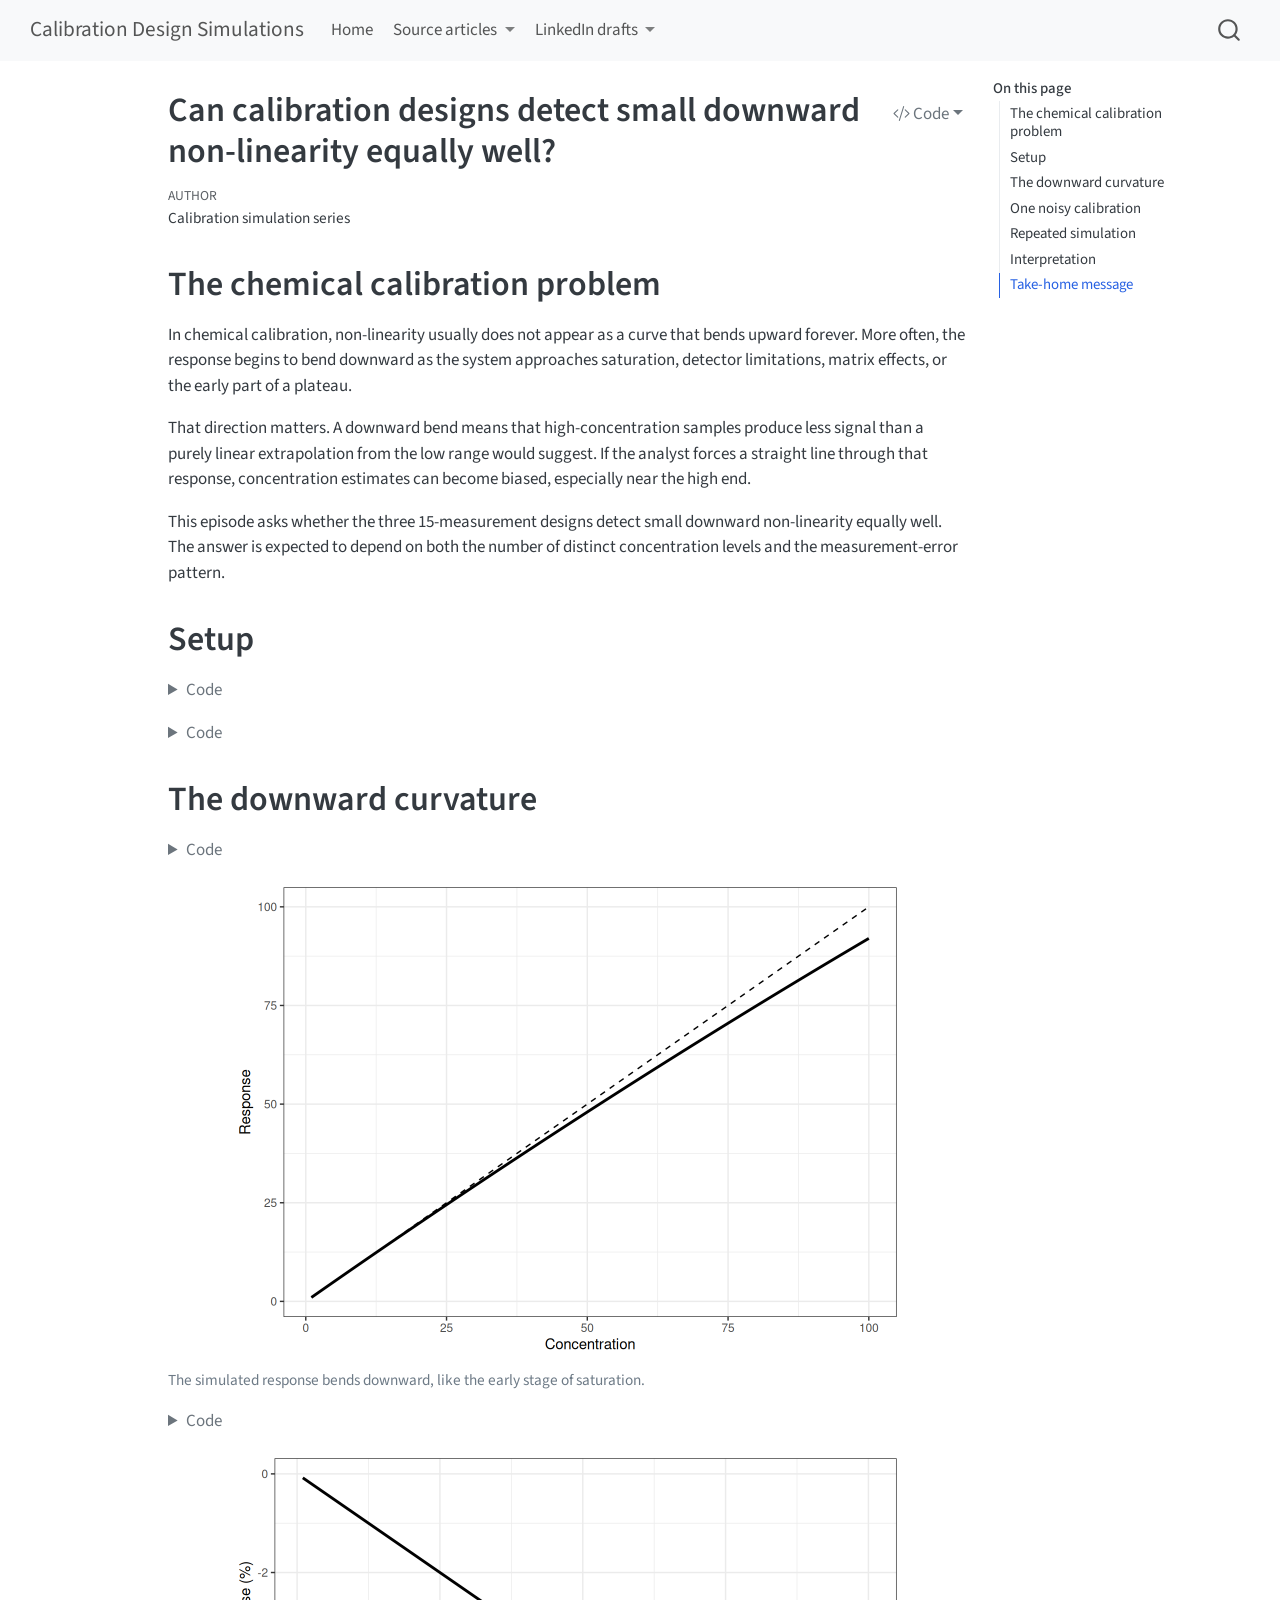
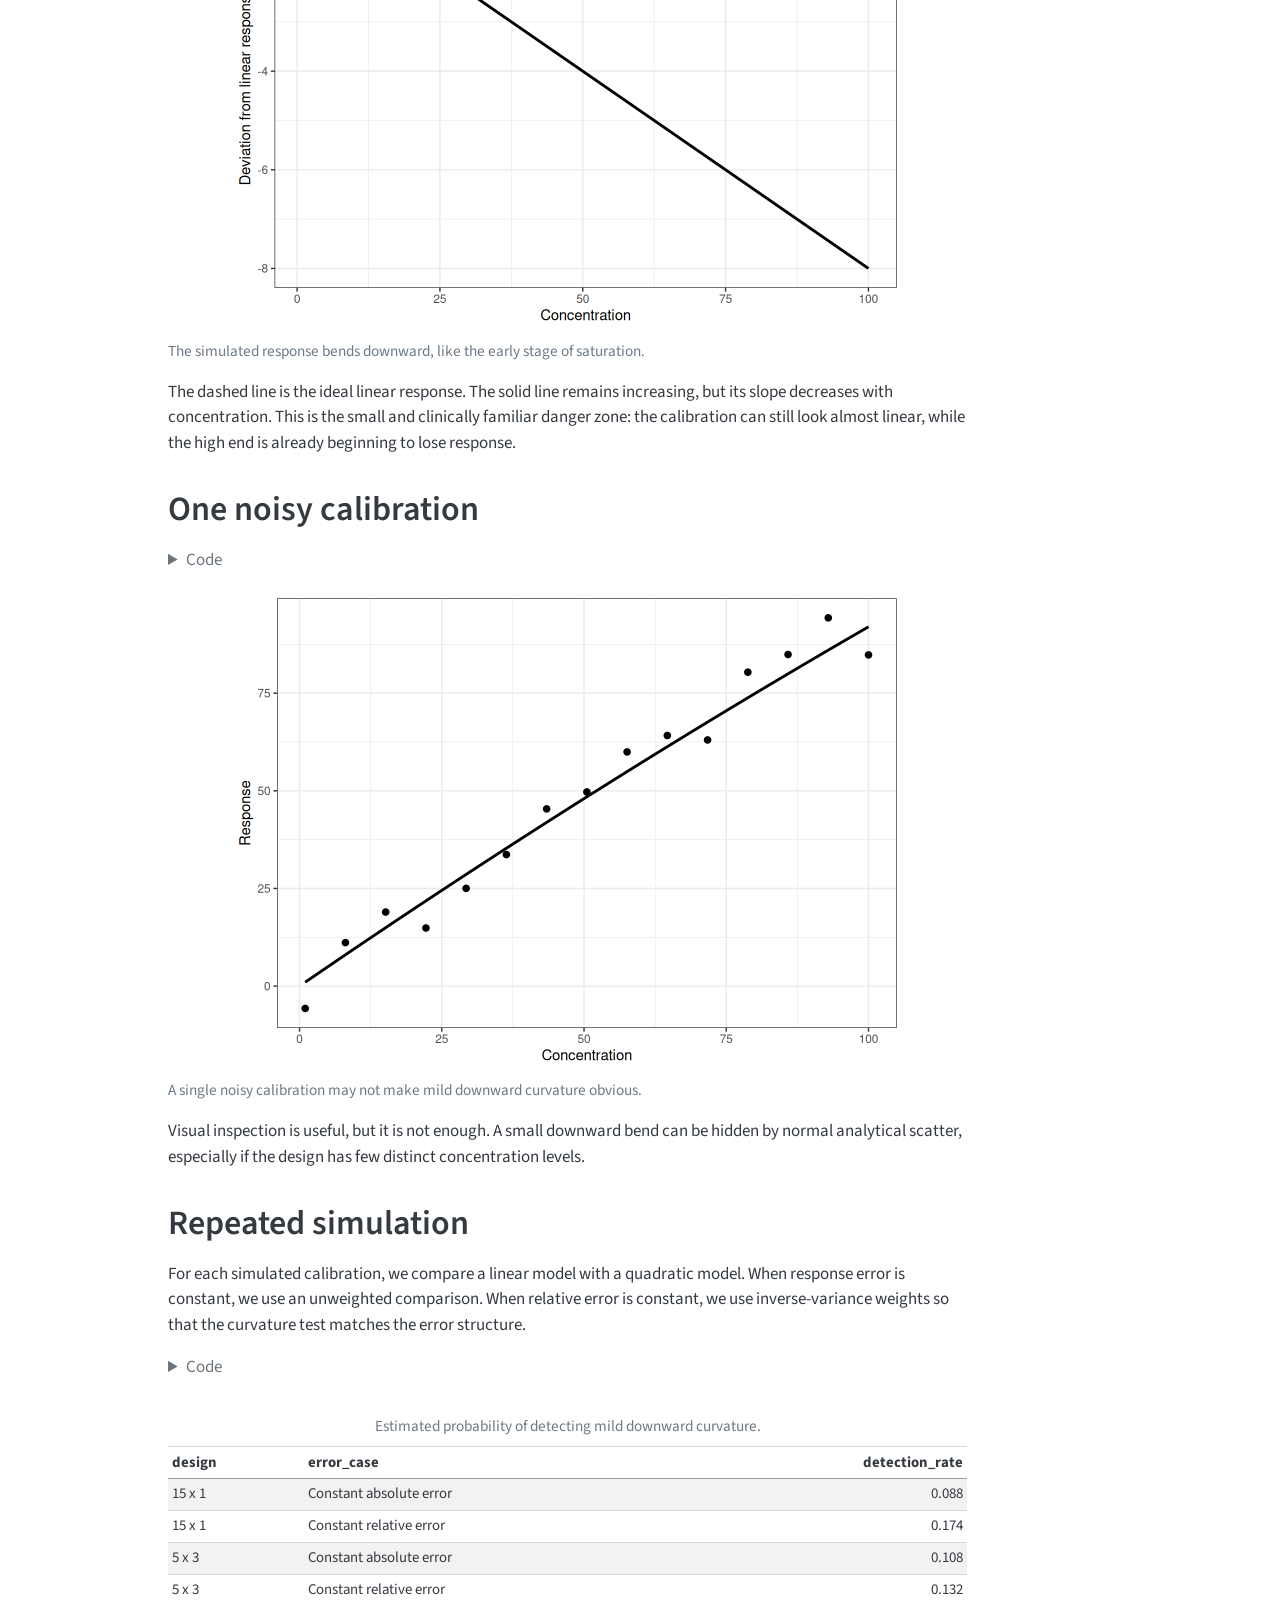
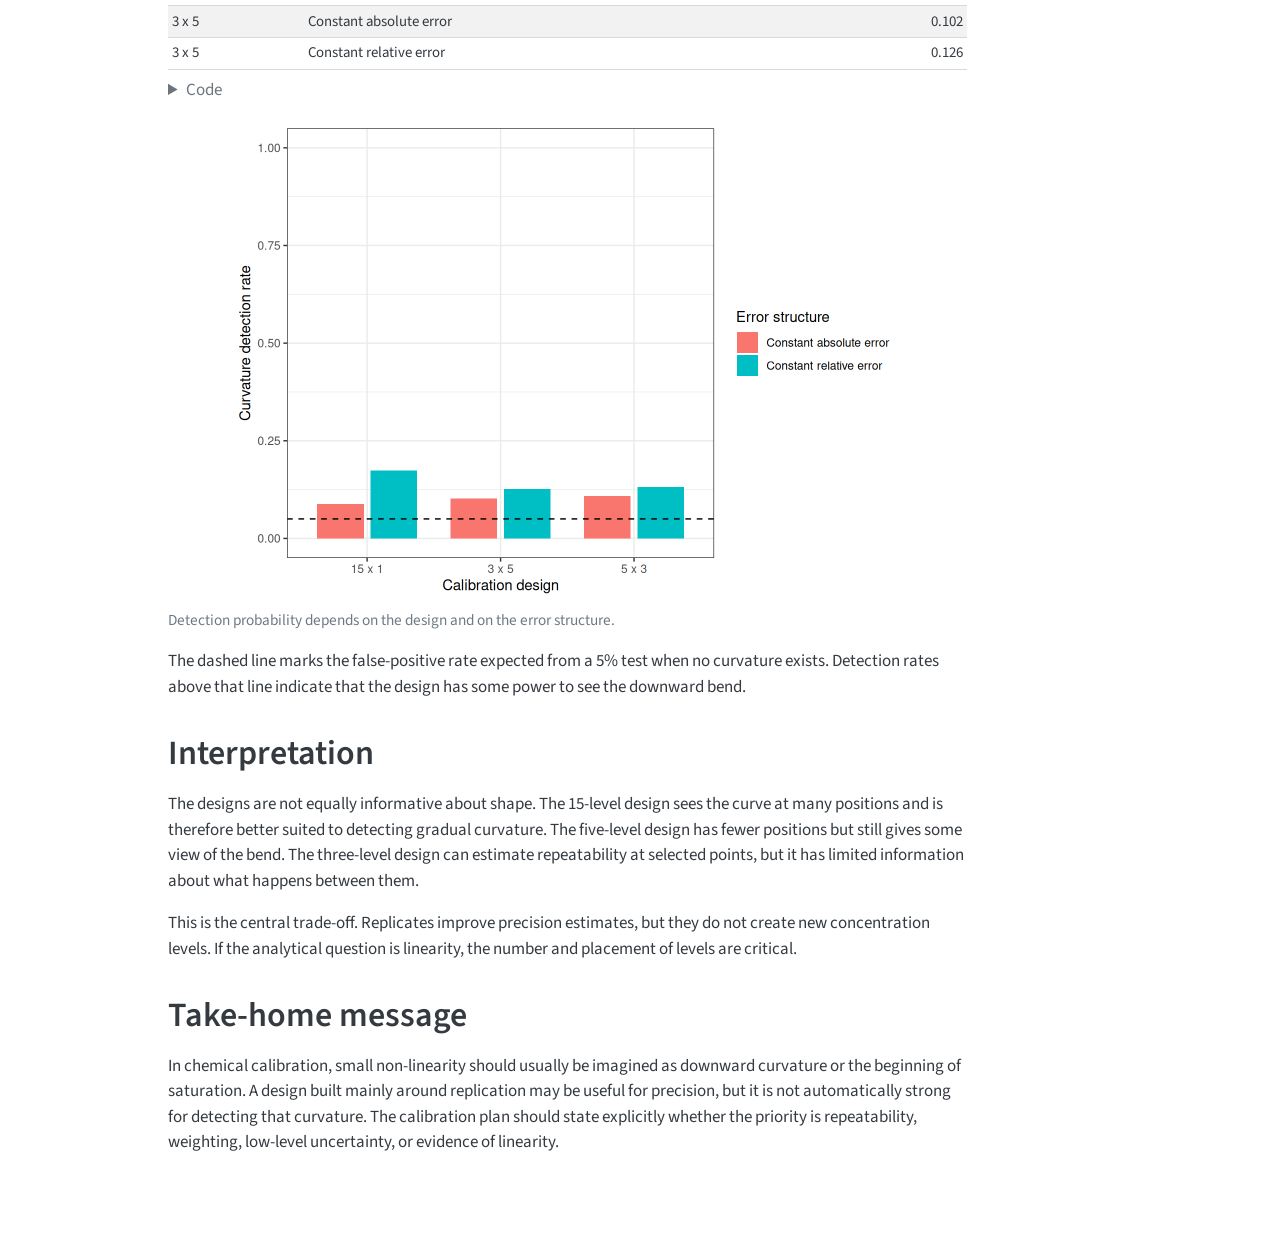
<file: scripts/05_nonlinearity_detection.html>
<!DOCTYPE html>
<html xmlns="http://www.w3.org/1999/xhtml" lang="en" xml:lang="en"><head>

<meta charset="utf-8">
<meta name="generator" content="quarto-1.9.38">

<meta name="viewport" content="width=device-width, initial-scale=1.0, user-scalable=yes">

<meta name="author" content="Calibration simulation series">

<title>Can calibration designs detect small downward non-linearity equally well? – Calibration Design Simulations</title>
<style>
/* Default styles provided by pandoc.
** See https://pandoc.org/MANUAL.html#variables-for-html for config info.
*/
code{white-space: pre-wrap;}
span.smallcaps{font-variant: small-caps;}
div.columns{display: flex; gap: min(4vw, 1.5em);}
div.column{flex: auto; overflow-x: auto;}
div.hanging-indent{margin-left: 1.5em; text-indent: -1.5em;}
ul.task-list{list-style: none;}
ul.task-list li input[type="checkbox"] {
  width: 0.8em;
  margin: 0 0.8em 0.2em -1em; /* quarto-specific, see https://github.com/quarto-dev/quarto-cli/issues/4556 */ 
  vertical-align: middle;
}
/* CSS for syntax highlighting */
html { -webkit-text-size-adjust: 100%; }
pre > code.sourceCode { white-space: pre; position: relative; }
pre > code.sourceCode > span { display: inline-block; line-height: 1.25; }
pre > code.sourceCode > span:empty { height: 1.2em; }
.sourceCode { overflow: visible; }
code.sourceCode > span { color: inherit; text-decoration: inherit; }
div.sourceCode { margin: 1em 0; }
pre.sourceCode { margin: 0; }
@media screen {
div.sourceCode { overflow: auto; }
}
@media print {
pre > code.sourceCode { white-space: pre-wrap; }
pre > code.sourceCode > span { text-indent: -5em; padding-left: 5em; }
}
pre.numberSource code
  { counter-reset: source-line 0; }
pre.numberSource code > span
  { position: relative; left: -4em; counter-increment: source-line; }
pre.numberSource code > span > a:first-child::before
  { content: counter(source-line);
    position: relative; left: -1em; text-align: right; vertical-align: baseline;
    border: none; display: inline-block;
    -webkit-touch-callout: none; -webkit-user-select: none;
    -khtml-user-select: none; -moz-user-select: none;
    -ms-user-select: none; user-select: none;
    padding: 0 4px; width: 4em;
  }
pre.numberSource { margin-left: 3em;  padding-left: 4px; }
div.sourceCode
  {   }
@media screen {
pre > code.sourceCode > span > a:first-child::before { text-decoration: underline; }
}
</style>


<script src="../site_libs/quarto-nav/quarto-nav.js"></script>
<script src="../site_libs/quarto-nav/headroom.min.js"></script>
<script src="../site_libs/clipboard/clipboard.min.js"></script>
<script src="../site_libs/quarto-search/autocomplete.umd.js"></script>
<script src="../site_libs/quarto-search/fuse.min.js"></script>
<script src="../site_libs/quarto-search/quarto-search.js"></script>
<meta name="quarto:offset" content="../">
<script src="../site_libs/quarto-html/quarto.js" type="module"></script>
<script src="../site_libs/quarto-html/tabsets/tabsets.js" type="module"></script>
<script src="../site_libs/quarto-html/popper.min.js"></script>
<script src="../site_libs/quarto-html/tippy.umd.min.js"></script>
<script src="../site_libs/quarto-html/anchor.min.js"></script>
<link href="../site_libs/quarto-html/tippy.css" rel="stylesheet">
<link href="../site_libs/quarto-html/quarto-syntax-highlighting-15634bcf2e68342d4ad2dfa704d543f6.css" rel="stylesheet" id="quarto-text-highlighting-styles">
<script src="../site_libs/bootstrap/bootstrap.min.js"></script>
<link href="../site_libs/bootstrap/bootstrap-icons.css" rel="stylesheet">
<link href="../site_libs/bootstrap/bootstrap-615f3143734a539be9bcb7b2e9d311cb.min.css" rel="stylesheet" append-hash="true" id="quarto-bootstrap" data-mode="light">
<script id="quarto-search-options" type="application/json">{
  "location": "navbar",
  "copy-button": false,
  "collapse-after": 3,
  "panel-placement": "end",
  "type": "overlay",
  "limit": 50,
  "keyboard-shortcut": [
    "f",
    "/",
    "s"
  ],
  "show-item-context": false,
  "language": {
    "search-no-results-text": "No results",
    "search-matching-documents-text": "matching documents",
    "search-copy-link-title": "Copy link to search",
    "search-hide-matches-text": "Hide additional matches",
    "search-more-match-text": "more match in this document",
    "search-more-matches-text": "more matches in this document",
    "search-clear-button-title": "Clear",
    "search-text-placeholder": "",
    "search-detached-cancel-button-title": "Cancel",
    "search-submit-button-title": "Submit",
    "search-label": "Search"
  }
}</script>


</head>

<body class="nav-fixed quarto-light">

<div id="quarto-search-results"></div>
  <header id="quarto-header" class="headroom fixed-top">
    <nav class="navbar navbar-expand-lg " data-bs-theme="dark">
      <div class="navbar-container container-fluid">
      <div class="navbar-brand-container mx-auto">
    <a class="navbar-brand" href="../index.html">
    <span class="navbar-title">Calibration Design Simulations</span>
    </a>
  </div>
            <div id="quarto-search" class="" title="Search"></div>
          <button class="navbar-toggler" type="button" data-bs-toggle="collapse" data-bs-target="#navbarCollapse" aria-controls="navbarCollapse" role="menu" aria-expanded="false" aria-label="Toggle navigation" onclick="if (window.quartoToggleHeadroom) { window.quartoToggleHeadroom(); }">
  <span class="navbar-toggler-icon"></span>
</button>
          <div class="collapse navbar-collapse" id="navbarCollapse">
            <ul class="navbar-nav navbar-nav-scroll me-auto">
  <li class="nav-item">
    <a class="nav-link" href="../index.html"> 
<span class="menu-text">Home</span></a>
  </li>  
  <li class="nav-item dropdown ">
    <a class="nav-link dropdown-toggle" href="#" id="nav-menu-source-articles" role="link" data-bs-toggle="dropdown" aria-expanded="false">
 <span class="menu-text">Source articles</span>
    </a>
    <ul class="dropdown-menu" aria-labelledby="nav-menu-source-articles">    
        <li>
    <a class="dropdown-item" href="../scripts/01_point_distribution.html">
 <span class="dropdown-text">Calibration design</span></a>
  </li>  
        <li>
    <a class="dropdown-item" href="../scripts/02_heteroscedasticity.html">
 <span class="dropdown-text">Heteroscedasticity</span></a>
  </li>  
        <li>
    <a class="dropdown-item" href="../scripts/03_weighted_least_squares.html">
 <span class="dropdown-text">Weighted least squares</span></a>
  </li>  
        <li>
    <a class="dropdown-item" href="../scripts/04_loq_weight_mismatch.html">
 <span class="dropdown-text">LOQ weight mismatch</span></a>
  </li>  
        <li>
    <a class="dropdown-item" href="../scripts/05_nonlinearity_detection.html">
 <span class="dropdown-text">Downward non-linearity</span></a>
  </li>  
    </ul>
  </li>
  <li class="nav-item dropdown ">
    <a class="nav-link dropdown-toggle" href="#" id="nav-menu-linkedin-drafts" role="link" data-bs-toggle="dropdown" aria-expanded="false">
 <span class="menu-text">LinkedIn drafts</span>
    </a>
    <ul class="dropdown-menu" aria-labelledby="nav-menu-linkedin-drafts">    
        <li>
    <a class="dropdown-item" href="../posts/01_calibration_design_linkedin.html">
 <span class="dropdown-text">Post 01</span></a>
  </li>  
        <li>
    <a class="dropdown-item" href="../posts/02_heteroscedasticity_linkedin.html">
 <span class="dropdown-text">Post 02</span></a>
  </li>  
        <li>
    <a class="dropdown-item" href="../posts/03_weighted_least_squares_linkedin.html">
 <span class="dropdown-text">Post 03</span></a>
  </li>  
        <li>
    <a class="dropdown-item" href="../posts/04_loq_weight_mismatch_linkedin.html">
 <span class="dropdown-text">Post 04</span></a>
  </li>  
        <li>
    <a class="dropdown-item" href="../posts/05_nonlinearity_detection_linkedin.html">
 <span class="dropdown-text">Post 05</span></a>
  </li>  
    </ul>
  </li>
</ul>
          </div> <!-- /navcollapse -->
            <div class="quarto-navbar-tools">
</div>
      </div> <!-- /container-fluid -->
    </nav>
</header>
<!-- content -->
<div id="quarto-content" class="quarto-container page-columns page-rows-contents page-layout-article page-navbar">
<!-- sidebar -->
<!-- margin-sidebar -->
    <div id="quarto-margin-sidebar" class="sidebar margin-sidebar">
        <nav id="TOC" role="doc-toc" class="toc-active">
    <h2 id="toc-title">On this page</h2>
   
  <ul>
  <li><a href="#the-chemical-calibration-problem" id="toc-the-chemical-calibration-problem" class="nav-link active" data-scroll-target="#the-chemical-calibration-problem">The chemical calibration problem</a></li>
  <li><a href="#setup" id="toc-setup" class="nav-link" data-scroll-target="#setup">Setup</a></li>
  <li><a href="#the-downward-curvature" id="toc-the-downward-curvature" class="nav-link" data-scroll-target="#the-downward-curvature">The downward curvature</a></li>
  <li><a href="#one-noisy-calibration" id="toc-one-noisy-calibration" class="nav-link" data-scroll-target="#one-noisy-calibration">One noisy calibration</a></li>
  <li><a href="#repeated-simulation" id="toc-repeated-simulation" class="nav-link" data-scroll-target="#repeated-simulation">Repeated simulation</a></li>
  <li><a href="#interpretation" id="toc-interpretation" class="nav-link" data-scroll-target="#interpretation">Interpretation</a></li>
  <li><a href="#take-home-message" id="toc-take-home-message" class="nav-link" data-scroll-target="#take-home-message">Take-home message</a></li>
  </ul>
</nav>
    </div>
<!-- main -->
<main class="content" id="quarto-document-content">

<header id="title-block-header" class="quarto-title-block default">
<div class="quarto-title">
<div class="quarto-title-block"><div><h1 class="title">Can calibration designs detect small downward non-linearity equally well?</h1><button type="button" class="btn code-tools-button dropdown-toggle" id="quarto-code-tools-menu" data-bs-toggle="dropdown" aria-expanded="false"><i class="bi"></i> Code</button><ul class="dropdown-menu dropdown-menu-end" aria-labelelledby="quarto-code-tools-menu"><li><a id="quarto-show-all-code" class="dropdown-item" href="javascript:void(0)" role="button">Show All Code</a></li><li><a id="quarto-hide-all-code" class="dropdown-item" href="javascript:void(0)" role="button">Hide All Code</a></li><li><hr class="dropdown-divider"></li><li><a id="quarto-view-source" class="dropdown-item" href="javascript:void(0)" role="button">View Source</a></li></ul></div></div>
</div>



<div class="quarto-title-meta">

    <div>
    <div class="quarto-title-meta-heading">Author</div>
    <div class="quarto-title-meta-contents">
             <p>Calibration simulation series </p>
          </div>
  </div>
    
  
    
  </div>
  


</header>


<section id="the-chemical-calibration-problem" class="level1">
<h1>The chemical calibration problem</h1>
<p>In chemical calibration, non-linearity usually does not appear as a curve that bends upward forever. More often, the response begins to bend downward as the system approaches saturation, detector limitations, matrix effects, or the early part of a plateau.</p>
<p>That direction matters. A downward bend means that high-concentration samples produce less signal than a purely linear extrapolation from the low range would suggest. If the analyst forces a straight line through that response, concentration estimates can become biased, especially near the high end.</p>
<p>This episode asks whether the three 15-measurement designs detect small downward non-linearity equally well. The answer is expected to depend on both the number of distinct concentration levels and the measurement-error pattern.</p>
</section>
<section id="setup" class="level1">
<h1>Setup</h1>
<div class="cell">
<details class="code-fold">
<summary>Code</summary>
<div class="code-copy-outer-scaffold"><div class="sourceCode cell-code" id="cb1"><pre class="sourceCode r code-with-copy"><code class="sourceCode r"><span id="cb1-1"><a href="#cb1-1" aria-hidden="true" tabindex="-1"></a><span class="fu">library</span>(here)</span>
<span id="cb1-2"><a href="#cb1-2" aria-hidden="true" tabindex="-1"></a><span class="fu">library</span>(data.table)</span>
<span id="cb1-3"><a href="#cb1-3" aria-hidden="true" tabindex="-1"></a><span class="fu">library</span>(ggplot2)</span>
<span id="cb1-4"><a href="#cb1-4" aria-hidden="true" tabindex="-1"></a><span class="fu">library</span>(knitr)</span>
<span id="cb1-5"><a href="#cb1-5" aria-hidden="true" tabindex="-1"></a></span>
<span id="cb1-6"><a href="#cb1-6" aria-hidden="true" tabindex="-1"></a><span class="fu">source</span>(<span class="fu">here</span>(<span class="st">"R"</span>, <span class="st">"design_functions.R"</span>))</span>
<span id="cb1-7"><a href="#cb1-7" aria-hidden="true" tabindex="-1"></a><span class="fu">source</span>(<span class="fu">here</span>(<span class="st">"R"</span>, <span class="st">"weight_functions.R"</span>))</span>
<span id="cb1-8"><a href="#cb1-8" aria-hidden="true" tabindex="-1"></a><span class="fu">source</span>(<span class="fu">here</span>(<span class="st">"R"</span>, <span class="st">"fit_functions.R"</span>))</span>
<span id="cb1-9"><a href="#cb1-9" aria-hidden="true" tabindex="-1"></a><span class="fu">source</span>(<span class="fu">here</span>(<span class="st">"R"</span>, <span class="st">"inversion_functions.R"</span>))</span>
<span id="cb1-10"><a href="#cb1-10" aria-hidden="true" tabindex="-1"></a><span class="fu">source</span>(<span class="fu">here</span>(<span class="st">"R"</span>, <span class="st">"metrics_functions.R"</span>))</span>
<span id="cb1-11"><a href="#cb1-11" aria-hidden="true" tabindex="-1"></a><span class="fu">source</span>(<span class="fu">here</span>(<span class="st">"R"</span>, <span class="st">"plotting_functions.R"</span>))</span>
<span id="cb1-12"><a href="#cb1-12" aria-hidden="true" tabindex="-1"></a><span class="fu">source</span>(<span class="fu">here</span>(<span class="st">"R"</span>, <span class="st">"prediction_functions.R"</span>))</span>
<span id="cb1-13"><a href="#cb1-13" aria-hidden="true" tabindex="-1"></a><span class="fu">source</span>(<span class="fu">here</span>(<span class="st">"R"</span>, <span class="st">"response_functions.R"</span>))</span>
<span id="cb1-14"><a href="#cb1-14" aria-hidden="true" tabindex="-1"></a><span class="fu">source</span>(<span class="fu">here</span>(<span class="st">"R"</span>, <span class="st">"simulation_functions.R"</span>))</span>
<span id="cb1-15"><a href="#cb1-15" aria-hidden="true" tabindex="-1"></a><span class="fu">source</span>(<span class="fu">here</span>(<span class="st">"R"</span>, <span class="st">"variance_functions.R"</span>))</span></code></pre></div><button title="Copy to Clipboard" class="code-copy-button"><i class="bi"></i></button></div>
</details>
</div>
<div class="cell">
<details class="code-fold">
<summary>Code</summary>
<div class="code-copy-outer-scaffold"><div class="sourceCode cell-code" id="cb2"><pre class="sourceCode r code-with-copy"><code class="sourceCode r"><span id="cb2-1"><a href="#cb2-1" aria-hidden="true" tabindex="-1"></a><span class="fu">set.seed</span>(<span class="dv">456</span>)</span>
<span id="cb2-2"><a href="#cb2-2" aria-hidden="true" tabindex="-1"></a></span>
<span id="cb2-3"><a href="#cb2-3" aria-hidden="true" tabindex="-1"></a>mean_fun <span class="ot">&lt;-</span> <span class="cf">function</span>(x) {</span>
<span id="cb2-4"><a href="#cb2-4" aria-hidden="true" tabindex="-1"></a>  <span class="fu">f_saturation_quadratic</span>(</span>
<span id="cb2-5"><a href="#cb2-5" aria-hidden="true" tabindex="-1"></a>    x,</span>
<span id="cb2-6"><a href="#cb2-6" aria-hidden="true" tabindex="-1"></a>    <span class="at">slope =</span> <span class="dv">1</span>,</span>
<span id="cb2-7"><a href="#cb2-7" aria-hidden="true" tabindex="-1"></a>    <span class="at">curvature =</span> <span class="fl">0.0008</span></span>
<span id="cb2-8"><a href="#cb2-8" aria-hidden="true" tabindex="-1"></a>  )</span>
<span id="cb2-9"><a href="#cb2-9" aria-hidden="true" tabindex="-1"></a>}</span>
<span id="cb2-10"><a href="#cb2-10" aria-hidden="true" tabindex="-1"></a></span>
<span id="cb2-11"><a href="#cb2-11" aria-hidden="true" tabindex="-1"></a>sigma_relative <span class="ot">&lt;-</span> <span class="cf">function</span>(x) {</span>
<span id="cb2-12"><a href="#cb2-12" aria-hidden="true" tabindex="-1"></a>  <span class="fu">sigma_constant_rsd</span>(</span>
<span id="cb2-13"><a href="#cb2-13" aria-hidden="true" tabindex="-1"></a>    x,</span>
<span id="cb2-14"><a href="#cb2-14" aria-hidden="true" tabindex="-1"></a>    <span class="at">mean_fun =</span> mean_fun,</span>
<span id="cb2-15"><a href="#cb2-15" aria-hidden="true" tabindex="-1"></a>    <span class="at">rsd =</span> <span class="fl">0.08</span></span>
<span id="cb2-16"><a href="#cb2-16" aria-hidden="true" tabindex="-1"></a>  )</span>
<span id="cb2-17"><a href="#cb2-17" aria-hidden="true" tabindex="-1"></a>}</span>
<span id="cb2-18"><a href="#cb2-18" aria-hidden="true" tabindex="-1"></a></span>
<span id="cb2-19"><a href="#cb2-19" aria-hidden="true" tabindex="-1"></a>curvature_detected <span class="ot">&lt;-</span> <span class="cf">function</span>(dt, <span class="at">weights =</span> <span class="cn">NULL</span>, <span class="at">alpha =</span> <span class="fl">0.05</span>) {</span>
<span id="cb2-20"><a href="#cb2-20" aria-hidden="true" tabindex="-1"></a>  <span class="cf">if</span> (<span class="fu">is.null</span>(weights)) {</span>
<span id="cb2-21"><a href="#cb2-21" aria-hidden="true" tabindex="-1"></a>    m_linear <span class="ot">&lt;-</span> <span class="fu">lm</span>(y <span class="sc">~</span> x, <span class="at">data =</span> dt)</span>
<span id="cb2-22"><a href="#cb2-22" aria-hidden="true" tabindex="-1"></a>    m_quad <span class="ot">&lt;-</span> <span class="fu">lm</span>(y <span class="sc">~</span> x <span class="sc">+</span> <span class="fu">I</span>(x<span class="sc">^</span><span class="dv">2</span>), <span class="at">data =</span> dt)</span>
<span id="cb2-23"><a href="#cb2-23" aria-hidden="true" tabindex="-1"></a>  } <span class="cf">else</span> {</span>
<span id="cb2-24"><a href="#cb2-24" aria-hidden="true" tabindex="-1"></a>    m_linear <span class="ot">&lt;-</span> <span class="fu">lm</span>(y <span class="sc">~</span> x, <span class="at">data =</span> dt, <span class="at">weights =</span> weights)</span>
<span id="cb2-25"><a href="#cb2-25" aria-hidden="true" tabindex="-1"></a>    m_quad <span class="ot">&lt;-</span> <span class="fu">lm</span>(y <span class="sc">~</span> x <span class="sc">+</span> <span class="fu">I</span>(x<span class="sc">^</span><span class="dv">2</span>), <span class="at">data =</span> dt, <span class="at">weights =</span> weights)</span>
<span id="cb2-26"><a href="#cb2-26" aria-hidden="true" tabindex="-1"></a>  }</span>
<span id="cb2-27"><a href="#cb2-27" aria-hidden="true" tabindex="-1"></a></span>
<span id="cb2-28"><a href="#cb2-28" aria-hidden="true" tabindex="-1"></a>  p_value <span class="ot">&lt;-</span> <span class="fu">anova</span>(m_linear, m_quad)<span class="sc">$</span><span class="st">`</span><span class="at">Pr(&gt;F)</span><span class="st">`</span>[<span class="dv">2</span>]</span>
<span id="cb2-29"><a href="#cb2-29" aria-hidden="true" tabindex="-1"></a></span>
<span id="cb2-30"><a href="#cb2-30" aria-hidden="true" tabindex="-1"></a>  <span class="fu">isTRUE</span>(p_value <span class="sc">&lt;</span> alpha)</span>
<span id="cb2-31"><a href="#cb2-31" aria-hidden="true" tabindex="-1"></a>}</span>
<span id="cb2-32"><a href="#cb2-32" aria-hidden="true" tabindex="-1"></a></span>
<span id="cb2-33"><a href="#cb2-33" aria-hidden="true" tabindex="-1"></a>designs <span class="ot">&lt;-</span> <span class="fu">list</span>(</span>
<span id="cb2-34"><a href="#cb2-34" aria-hidden="true" tabindex="-1"></a>  <span class="st">"15 x 1"</span> <span class="ot">=</span> <span class="fu">design_15x1</span>(<span class="dv">1</span>, <span class="dv">100</span>),</span>
<span id="cb2-35"><a href="#cb2-35" aria-hidden="true" tabindex="-1"></a>  <span class="st">"5 x 3"</span> <span class="ot">=</span> <span class="fu">design_5x3</span>(<span class="dv">1</span>, <span class="dv">100</span>),</span>
<span id="cb2-36"><a href="#cb2-36" aria-hidden="true" tabindex="-1"></a>  <span class="st">"3 x 5"</span> <span class="ot">=</span> <span class="fu">design_3x5</span>(<span class="dv">1</span>, <span class="dv">100</span>)</span>
<span id="cb2-37"><a href="#cb2-37" aria-hidden="true" tabindex="-1"></a>)</span></code></pre></div><button title="Copy to Clipboard" class="code-copy-button"><i class="bi"></i></button></div>
</details>
</div>
</section>
<section id="the-downward-curvature" class="level1">
<h1>The downward curvature</h1>
<div class="cell">
<details class="code-fold">
<summary>Code</summary>
<div class="code-copy-outer-scaffold"><div class="sourceCode cell-code" id="cb3"><pre class="sourceCode r code-with-copy"><code class="sourceCode r"><span id="cb3-1"><a href="#cb3-1" aria-hidden="true" tabindex="-1"></a>curve_grid <span class="ot">&lt;-</span> <span class="fu">data.table</span>(</span>
<span id="cb3-2"><a href="#cb3-2" aria-hidden="true" tabindex="-1"></a>  <span class="at">x =</span> <span class="fu">seq</span>(<span class="dv">1</span>, <span class="dv">100</span>, <span class="at">length.out =</span> <span class="dv">300</span>)</span>
<span id="cb3-3"><a href="#cb3-3" aria-hidden="true" tabindex="-1"></a>)</span>
<span id="cb3-4"><a href="#cb3-4" aria-hidden="true" tabindex="-1"></a></span>
<span id="cb3-5"><a href="#cb3-5" aria-hidden="true" tabindex="-1"></a>curve_grid[, y_curved <span class="sc">:</span><span class="er">=</span> <span class="fu">mean_fun</span>(x)]</span>
<span id="cb3-6"><a href="#cb3-6" aria-hidden="true" tabindex="-1"></a>curve_grid[, y_linear_reference <span class="sc">:</span><span class="er">=</span> x]</span>
<span id="cb3-7"><a href="#cb3-7" aria-hidden="true" tabindex="-1"></a>curve_grid[, difference_pct <span class="sc">:</span><span class="er">=</span> <span class="dv">100</span> <span class="sc">*</span> (y_curved <span class="sc">-</span> y_linear_reference) <span class="sc">/</span> y_linear_reference]</span>
<span id="cb3-8"><a href="#cb3-8" aria-hidden="true" tabindex="-1"></a></span>
<span id="cb3-9"><a href="#cb3-9" aria-hidden="true" tabindex="-1"></a><span class="fu">ggplot</span>(curve_grid, <span class="fu">aes</span>(<span class="at">x =</span> x)) <span class="sc">+</span></span>
<span id="cb3-10"><a href="#cb3-10" aria-hidden="true" tabindex="-1"></a>  <span class="fu">geom_line</span>(<span class="fu">aes</span>(<span class="at">y =</span> y_curved), <span class="at">linewidth =</span> <span class="dv">1</span>) <span class="sc">+</span></span>
<span id="cb3-11"><a href="#cb3-11" aria-hidden="true" tabindex="-1"></a>  <span class="fu">geom_line</span>(<span class="fu">aes</span>(<span class="at">y =</span> y_linear_reference), <span class="at">linetype =</span> <span class="dv">2</span>) <span class="sc">+</span></span>
<span id="cb3-12"><a href="#cb3-12" aria-hidden="true" tabindex="-1"></a>  <span class="fu">labs</span>(</span>
<span id="cb3-13"><a href="#cb3-13" aria-hidden="true" tabindex="-1"></a>    <span class="at">x =</span> <span class="st">"Concentration"</span>,</span>
<span id="cb3-14"><a href="#cb3-14" aria-hidden="true" tabindex="-1"></a>    <span class="at">y =</span> <span class="st">"Response"</span></span>
<span id="cb3-15"><a href="#cb3-15" aria-hidden="true" tabindex="-1"></a>  ) <span class="sc">+</span></span>
<span id="cb3-16"><a href="#cb3-16" aria-hidden="true" tabindex="-1"></a>  <span class="fu">theme_bw</span>()</span></code></pre></div><button title="Copy to Clipboard" class="code-copy-button"><i class="bi"></i></button></div>
</details>
<div class="cell-output-display">
<div class="quarto-figure quarto-figure-center">
<figure class="figure">
<p><img src="05_nonlinearity_detection_files/figure-html/curve-plot-1.png" class="img-fluid figure-img" width="672"></p>
<figcaption>The simulated response bends downward, like the early stage of saturation.</figcaption>
</figure>
</div>
</div>
<details class="code-fold">
<summary>Code</summary>
<div class="code-copy-outer-scaffold"><div class="sourceCode cell-code" id="cb4"><pre class="sourceCode r code-with-copy"><code class="sourceCode r"><span id="cb4-1"><a href="#cb4-1" aria-hidden="true" tabindex="-1"></a><span class="fu">ggplot</span>(curve_grid, <span class="fu">aes</span>(<span class="at">x =</span> x, <span class="at">y =</span> difference_pct)) <span class="sc">+</span></span>
<span id="cb4-2"><a href="#cb4-2" aria-hidden="true" tabindex="-1"></a>  <span class="fu">geom_line</span>(<span class="at">linewidth =</span> <span class="dv">1</span>) <span class="sc">+</span></span>
<span id="cb4-3"><a href="#cb4-3" aria-hidden="true" tabindex="-1"></a>  <span class="fu">labs</span>(</span>
<span id="cb4-4"><a href="#cb4-4" aria-hidden="true" tabindex="-1"></a>    <span class="at">x =</span> <span class="st">"Concentration"</span>,</span>
<span id="cb4-5"><a href="#cb4-5" aria-hidden="true" tabindex="-1"></a>    <span class="at">y =</span> <span class="st">"Deviation from linear response (%)"</span></span>
<span id="cb4-6"><a href="#cb4-6" aria-hidden="true" tabindex="-1"></a>  ) <span class="sc">+</span></span>
<span id="cb4-7"><a href="#cb4-7" aria-hidden="true" tabindex="-1"></a>  <span class="fu">theme_bw</span>()</span></code></pre></div><button title="Copy to Clipboard" class="code-copy-button"><i class="bi"></i></button></div>
</details>
<div class="cell-output-display">
<div class="quarto-figure quarto-figure-center">
<figure class="figure">
<p><img src="05_nonlinearity_detection_files/figure-html/curve-plot-2.png" class="img-fluid figure-img" width="672"></p>
<figcaption>The simulated response bends downward, like the early stage of saturation.</figcaption>
</figure>
</div>
</div>
</div>
<p>The dashed line is the ideal linear response. The solid line remains increasing, but its slope decreases with concentration. This is the small and clinically familiar danger zone: the calibration can still look almost linear, while the high end is already beginning to lose response.</p>
</section>
<section id="one-noisy-calibration" class="level1">
<h1>One noisy calibration</h1>
<div class="cell">
<details class="code-fold">
<summary>Code</summary>
<div class="code-copy-outer-scaffold"><div class="sourceCode cell-code" id="cb5"><pre class="sourceCode r code-with-copy"><code class="sourceCode r"><span id="cb5-1"><a href="#cb5-1" aria-hidden="true" tabindex="-1"></a>example_data <span class="ot">&lt;-</span> <span class="fu">simulate_dataset</span>(</span>
<span id="cb5-2"><a href="#cb5-2" aria-hidden="true" tabindex="-1"></a>  <span class="fu">design_15x1</span>(<span class="dv">1</span>, <span class="dv">100</span>),</span>
<span id="cb5-3"><a href="#cb5-3" aria-hidden="true" tabindex="-1"></a>  mean_fun,</span>
<span id="cb5-4"><a href="#cb5-4" aria-hidden="true" tabindex="-1"></a>  sigma_homo</span>
<span id="cb5-5"><a href="#cb5-5" aria-hidden="true" tabindex="-1"></a>)</span>
<span id="cb5-6"><a href="#cb5-6" aria-hidden="true" tabindex="-1"></a></span>
<span id="cb5-7"><a href="#cb5-7" aria-hidden="true" tabindex="-1"></a><span class="fu">plot_design</span>(example_data, mean_fun)</span></code></pre></div><button title="Copy to Clipboard" class="code-copy-button"><i class="bi"></i></button></div>
</details>
<div class="cell-output-display">
<div class="quarto-figure quarto-figure-center">
<figure class="figure">
<p><img src="05_nonlinearity_detection_files/figure-html/example-calibration-1.png" class="img-fluid figure-img" width="672"></p>
<figcaption>A single noisy calibration may not make mild downward curvature obvious.</figcaption>
</figure>
</div>
</div>
</div>
<p>Visual inspection is useful, but it is not enough. A small downward bend can be hidden by normal analytical scatter, especially if the design has few distinct concentration levels.</p>
</section>
<section id="repeated-simulation" class="level1">
<h1>Repeated simulation</h1>
<p>For each simulated calibration, we compare a linear model with a quadratic model. When response error is constant, we use an unweighted comparison. When relative error is constant, we use inverse-variance weights so that the curvature test matches the error structure.</p>
<div class="cell">
<details class="code-fold">
<summary>Code</summary>
<div class="code-copy-outer-scaffold"><div class="sourceCode cell-code" id="cb6"><pre class="sourceCode r code-with-copy"><code class="sourceCode r"><span id="cb6-1"><a href="#cb6-1" aria-hidden="true" tabindex="-1"></a>n_sim <span class="ot">&lt;-</span> <span class="dv">500</span></span>
<span id="cb6-2"><a href="#cb6-2" aria-hidden="true" tabindex="-1"></a></span>
<span id="cb6-3"><a href="#cb6-3" aria-hidden="true" tabindex="-1"></a>simulate_detection <span class="ot">&lt;-</span> <span class="cf">function</span>(design_name, design_fun, error_case) {</span>
<span id="cb6-4"><a href="#cb6-4" aria-hidden="true" tabindex="-1"></a>  detections <span class="ot">&lt;-</span> <span class="fu">replicate</span>(</span>
<span id="cb6-5"><a href="#cb6-5" aria-hidden="true" tabindex="-1"></a>    n_sim,</span>
<span id="cb6-6"><a href="#cb6-6" aria-hidden="true" tabindex="-1"></a>    {</span>
<span id="cb6-7"><a href="#cb6-7" aria-hidden="true" tabindex="-1"></a>      <span class="cf">if</span> (error_case <span class="sc">==</span> <span class="st">"Constant absolute error"</span>) {</span>
<span id="cb6-8"><a href="#cb6-8" aria-hidden="true" tabindex="-1"></a>        dt <span class="ot">&lt;-</span> <span class="fu">simulate_dataset</span>(</span>
<span id="cb6-9"><a href="#cb6-9" aria-hidden="true" tabindex="-1"></a>          <span class="fu">design_fun</span>(<span class="dv">1</span>, <span class="dv">100</span>),</span>
<span id="cb6-10"><a href="#cb6-10" aria-hidden="true" tabindex="-1"></a>          mean_fun,</span>
<span id="cb6-11"><a href="#cb6-11" aria-hidden="true" tabindex="-1"></a>          sigma_homo</span>
<span id="cb6-12"><a href="#cb6-12" aria-hidden="true" tabindex="-1"></a>        )</span>
<span id="cb6-13"><a href="#cb6-13" aria-hidden="true" tabindex="-1"></a></span>
<span id="cb6-14"><a href="#cb6-14" aria-hidden="true" tabindex="-1"></a>        <span class="fu">curvature_detected</span>(dt)</span>
<span id="cb6-15"><a href="#cb6-15" aria-hidden="true" tabindex="-1"></a>      } <span class="cf">else</span> {</span>
<span id="cb6-16"><a href="#cb6-16" aria-hidden="true" tabindex="-1"></a>        dt <span class="ot">&lt;-</span> <span class="fu">simulate_dataset</span>(</span>
<span id="cb6-17"><a href="#cb6-17" aria-hidden="true" tabindex="-1"></a>          <span class="fu">design_fun</span>(<span class="dv">1</span>, <span class="dv">100</span>),</span>
<span id="cb6-18"><a href="#cb6-18" aria-hidden="true" tabindex="-1"></a>          mean_fun,</span>
<span id="cb6-19"><a href="#cb6-19" aria-hidden="true" tabindex="-1"></a>          sigma_relative</span>
<span id="cb6-20"><a href="#cb6-20" aria-hidden="true" tabindex="-1"></a>        )</span>
<span id="cb6-21"><a href="#cb6-21" aria-hidden="true" tabindex="-1"></a></span>
<span id="cb6-22"><a href="#cb6-22" aria-hidden="true" tabindex="-1"></a>        <span class="fu">curvature_detected</span>(</span>
<span id="cb6-23"><a href="#cb6-23" aria-hidden="true" tabindex="-1"></a>          dt,</span>
<span id="cb6-24"><a href="#cb6-24" aria-hidden="true" tabindex="-1"></a>          <span class="at">weights =</span> <span class="dv">1</span> <span class="sc">/</span> dt<span class="sc">$</span>sigma<span class="sc">^</span><span class="dv">2</span></span>
<span id="cb6-25"><a href="#cb6-25" aria-hidden="true" tabindex="-1"></a>        )</span>
<span id="cb6-26"><a href="#cb6-26" aria-hidden="true" tabindex="-1"></a>      }</span>
<span id="cb6-27"><a href="#cb6-27" aria-hidden="true" tabindex="-1"></a>    }</span>
<span id="cb6-28"><a href="#cb6-28" aria-hidden="true" tabindex="-1"></a>  )</span>
<span id="cb6-29"><a href="#cb6-29" aria-hidden="true" tabindex="-1"></a></span>
<span id="cb6-30"><a href="#cb6-30" aria-hidden="true" tabindex="-1"></a>  <span class="fu">data.table</span>(</span>
<span id="cb6-31"><a href="#cb6-31" aria-hidden="true" tabindex="-1"></a>    <span class="at">design =</span> design_name,</span>
<span id="cb6-32"><a href="#cb6-32" aria-hidden="true" tabindex="-1"></a>    <span class="at">error_case =</span> error_case,</span>
<span id="cb6-33"><a href="#cb6-33" aria-hidden="true" tabindex="-1"></a>    <span class="at">detection_rate =</span> <span class="fu">mean</span>(detections)</span>
<span id="cb6-34"><a href="#cb6-34" aria-hidden="true" tabindex="-1"></a>  )</span>
<span id="cb6-35"><a href="#cb6-35" aria-hidden="true" tabindex="-1"></a>}</span>
<span id="cb6-36"><a href="#cb6-36" aria-hidden="true" tabindex="-1"></a></span>
<span id="cb6-37"><a href="#cb6-37" aria-hidden="true" tabindex="-1"></a>design_functions <span class="ot">&lt;-</span> <span class="fu">list</span>(</span>
<span id="cb6-38"><a href="#cb6-38" aria-hidden="true" tabindex="-1"></a>  <span class="st">"15 x 1"</span> <span class="ot">=</span> design_15x1,</span>
<span id="cb6-39"><a href="#cb6-39" aria-hidden="true" tabindex="-1"></a>  <span class="st">"5 x 3"</span> <span class="ot">=</span> design_5x3,</span>
<span id="cb6-40"><a href="#cb6-40" aria-hidden="true" tabindex="-1"></a>  <span class="st">"3 x 5"</span> <span class="ot">=</span> design_3x5</span>
<span id="cb6-41"><a href="#cb6-41" aria-hidden="true" tabindex="-1"></a>)</span>
<span id="cb6-42"><a href="#cb6-42" aria-hidden="true" tabindex="-1"></a></span>
<span id="cb6-43"><a href="#cb6-43" aria-hidden="true" tabindex="-1"></a>detection_results <span class="ot">&lt;-</span> <span class="fu">rbindlist</span>(</span>
<span id="cb6-44"><a href="#cb6-44" aria-hidden="true" tabindex="-1"></a>  <span class="fu">lapply</span>(</span>
<span id="cb6-45"><a href="#cb6-45" aria-hidden="true" tabindex="-1"></a>    <span class="fu">names</span>(design_functions),</span>
<span id="cb6-46"><a href="#cb6-46" aria-hidden="true" tabindex="-1"></a>    <span class="cf">function</span>(name) {</span>
<span id="cb6-47"><a href="#cb6-47" aria-hidden="true" tabindex="-1"></a>      <span class="fu">rbindlist</span>(</span>
<span id="cb6-48"><a href="#cb6-48" aria-hidden="true" tabindex="-1"></a>        <span class="fu">list</span>(</span>
<span id="cb6-49"><a href="#cb6-49" aria-hidden="true" tabindex="-1"></a>          <span class="fu">simulate_detection</span>(</span>
<span id="cb6-50"><a href="#cb6-50" aria-hidden="true" tabindex="-1"></a>            name,</span>
<span id="cb6-51"><a href="#cb6-51" aria-hidden="true" tabindex="-1"></a>            design_functions[[name]],</span>
<span id="cb6-52"><a href="#cb6-52" aria-hidden="true" tabindex="-1"></a>            <span class="st">"Constant absolute error"</span></span>
<span id="cb6-53"><a href="#cb6-53" aria-hidden="true" tabindex="-1"></a>          ),</span>
<span id="cb6-54"><a href="#cb6-54" aria-hidden="true" tabindex="-1"></a>          <span class="fu">simulate_detection</span>(</span>
<span id="cb6-55"><a href="#cb6-55" aria-hidden="true" tabindex="-1"></a>            name,</span>
<span id="cb6-56"><a href="#cb6-56" aria-hidden="true" tabindex="-1"></a>            design_functions[[name]],</span>
<span id="cb6-57"><a href="#cb6-57" aria-hidden="true" tabindex="-1"></a>            <span class="st">"Constant relative error"</span></span>
<span id="cb6-58"><a href="#cb6-58" aria-hidden="true" tabindex="-1"></a>          )</span>
<span id="cb6-59"><a href="#cb6-59" aria-hidden="true" tabindex="-1"></a>        )</span>
<span id="cb6-60"><a href="#cb6-60" aria-hidden="true" tabindex="-1"></a>      )</span>
<span id="cb6-61"><a href="#cb6-61" aria-hidden="true" tabindex="-1"></a>    }</span>
<span id="cb6-62"><a href="#cb6-62" aria-hidden="true" tabindex="-1"></a>  )</span>
<span id="cb6-63"><a href="#cb6-63" aria-hidden="true" tabindex="-1"></a>)</span>
<span id="cb6-64"><a href="#cb6-64" aria-hidden="true" tabindex="-1"></a></span>
<span id="cb6-65"><a href="#cb6-65" aria-hidden="true" tabindex="-1"></a><span class="fu">kable</span>(</span>
<span id="cb6-66"><a href="#cb6-66" aria-hidden="true" tabindex="-1"></a>  detection_results,</span>
<span id="cb6-67"><a href="#cb6-67" aria-hidden="true" tabindex="-1"></a>  <span class="at">digits =</span> <span class="dv">3</span>,</span>
<span id="cb6-68"><a href="#cb6-68" aria-hidden="true" tabindex="-1"></a>  <span class="at">caption =</span> <span class="st">"Estimated probability of detecting mild downward curvature."</span></span>
<span id="cb6-69"><a href="#cb6-69" aria-hidden="true" tabindex="-1"></a>)</span></code></pre></div><button title="Copy to Clipboard" class="code-copy-button"><i class="bi"></i></button></div>
</details>
<div class="cell-output-display">
<table class="caption-top table table-sm table-striped small">
<caption>Estimated probability of detecting mild downward curvature.</caption>
<thead>
<tr class="header">
<th style="text-align: left;">design</th>
<th style="text-align: left;">error_case</th>
<th style="text-align: right;">detection_rate</th>
</tr>
</thead>
<tbody>
<tr class="odd">
<td style="text-align: left;">15 x 1</td>
<td style="text-align: left;">Constant absolute error</td>
<td style="text-align: right;">0.088</td>
</tr>
<tr class="even">
<td style="text-align: left;">15 x 1</td>
<td style="text-align: left;">Constant relative error</td>
<td style="text-align: right;">0.174</td>
</tr>
<tr class="odd">
<td style="text-align: left;">5 x 3</td>
<td style="text-align: left;">Constant absolute error</td>
<td style="text-align: right;">0.108</td>
</tr>
<tr class="even">
<td style="text-align: left;">5 x 3</td>
<td style="text-align: left;">Constant relative error</td>
<td style="text-align: right;">0.132</td>
</tr>
<tr class="odd">
<td style="text-align: left;">3 x 5</td>
<td style="text-align: left;">Constant absolute error</td>
<td style="text-align: right;">0.102</td>
</tr>
<tr class="even">
<td style="text-align: left;">3 x 5</td>
<td style="text-align: left;">Constant relative error</td>
<td style="text-align: right;">0.126</td>
</tr>
</tbody>
</table>
</div>
</div>
<div class="cell">
<details class="code-fold">
<summary>Code</summary>
<div class="code-copy-outer-scaffold"><div class="sourceCode cell-code" id="cb7"><pre class="sourceCode r code-with-copy"><code class="sourceCode r"><span id="cb7-1"><a href="#cb7-1" aria-hidden="true" tabindex="-1"></a><span class="fu">ggplot</span>(</span>
<span id="cb7-2"><a href="#cb7-2" aria-hidden="true" tabindex="-1"></a>  detection_results,</span>
<span id="cb7-3"><a href="#cb7-3" aria-hidden="true" tabindex="-1"></a>  <span class="fu">aes</span>(</span>
<span id="cb7-4"><a href="#cb7-4" aria-hidden="true" tabindex="-1"></a>    <span class="at">x =</span> design,</span>
<span id="cb7-5"><a href="#cb7-5" aria-hidden="true" tabindex="-1"></a>    <span class="at">y =</span> detection_rate,</span>
<span id="cb7-6"><a href="#cb7-6" aria-hidden="true" tabindex="-1"></a>    <span class="at">fill =</span> error_case</span>
<span id="cb7-7"><a href="#cb7-7" aria-hidden="true" tabindex="-1"></a>  )</span>
<span id="cb7-8"><a href="#cb7-8" aria-hidden="true" tabindex="-1"></a>) <span class="sc">+</span></span>
<span id="cb7-9"><a href="#cb7-9" aria-hidden="true" tabindex="-1"></a>  <span class="fu">geom_col</span>(</span>
<span id="cb7-10"><a href="#cb7-10" aria-hidden="true" tabindex="-1"></a>    <span class="at">position =</span> <span class="fu">position_dodge</span>(<span class="at">width =</span> <span class="fl">0.8</span>),</span>
<span id="cb7-11"><a href="#cb7-11" aria-hidden="true" tabindex="-1"></a>    <span class="at">width =</span> <span class="fl">0.7</span></span>
<span id="cb7-12"><a href="#cb7-12" aria-hidden="true" tabindex="-1"></a>  ) <span class="sc">+</span></span>
<span id="cb7-13"><a href="#cb7-13" aria-hidden="true" tabindex="-1"></a>  <span class="fu">geom_hline</span>(</span>
<span id="cb7-14"><a href="#cb7-14" aria-hidden="true" tabindex="-1"></a>    <span class="at">yintercept =</span> <span class="fl">0.05</span>,</span>
<span id="cb7-15"><a href="#cb7-15" aria-hidden="true" tabindex="-1"></a>    <span class="at">linetype =</span> <span class="dv">2</span></span>
<span id="cb7-16"><a href="#cb7-16" aria-hidden="true" tabindex="-1"></a>  ) <span class="sc">+</span></span>
<span id="cb7-17"><a href="#cb7-17" aria-hidden="true" tabindex="-1"></a>  <span class="fu">scale_y_continuous</span>(</span>
<span id="cb7-18"><a href="#cb7-18" aria-hidden="true" tabindex="-1"></a>    <span class="at">limits =</span> <span class="fu">c</span>(<span class="dv">0</span>, <span class="dv">1</span>)</span>
<span id="cb7-19"><a href="#cb7-19" aria-hidden="true" tabindex="-1"></a>  ) <span class="sc">+</span></span>
<span id="cb7-20"><a href="#cb7-20" aria-hidden="true" tabindex="-1"></a>  <span class="fu">labs</span>(</span>
<span id="cb7-21"><a href="#cb7-21" aria-hidden="true" tabindex="-1"></a>    <span class="at">x =</span> <span class="st">"Calibration design"</span>,</span>
<span id="cb7-22"><a href="#cb7-22" aria-hidden="true" tabindex="-1"></a>    <span class="at">y =</span> <span class="st">"Curvature detection rate"</span>,</span>
<span id="cb7-23"><a href="#cb7-23" aria-hidden="true" tabindex="-1"></a>    <span class="at">fill =</span> <span class="st">"Error structure"</span></span>
<span id="cb7-24"><a href="#cb7-24" aria-hidden="true" tabindex="-1"></a>  ) <span class="sc">+</span></span>
<span id="cb7-25"><a href="#cb7-25" aria-hidden="true" tabindex="-1"></a>  <span class="fu">theme_bw</span>()</span></code></pre></div><button title="Copy to Clipboard" class="code-copy-button"><i class="bi"></i></button></div>
</details>
<div class="cell-output-display">
<div class="quarto-figure quarto-figure-center">
<figure class="figure">
<p><img src="05_nonlinearity_detection_files/figure-html/detection-plot-1.png" class="img-fluid figure-img" width="672"></p>
<figcaption>Detection probability depends on the design and on the error structure.</figcaption>
</figure>
</div>
</div>
</div>
<p>The dashed line marks the false-positive rate expected from a 5% test when no curvature exists. Detection rates above that line indicate that the design has some power to see the downward bend.</p>
</section>
<section id="interpretation" class="level1">
<h1>Interpretation</h1>
<p>The designs are not equally informative about shape. The 15-level design sees the curve at many positions and is therefore better suited to detecting gradual curvature. The five-level design has fewer positions but still gives some view of the bend. The three-level design can estimate repeatability at selected points, but it has limited information about what happens between them.</p>
<p>This is the central trade-off. Replicates improve precision estimates, but they do not create new concentration levels. If the analytical question is linearity, the number and placement of levels are critical.</p>
</section>
<section id="take-home-message" class="level1">
<h1>Take-home message</h1>
<p>In chemical calibration, small non-linearity should usually be imagined as downward curvature or the beginning of saturation. A design built mainly around replication may be useful for precision, but it is not automatically strong for detecting that curvature. The calibration plan should state explicitly whether the priority is repeatability, weighting, low-level uncertainty, or evidence of linearity.</p>


<!-- -->

</section>

</main> <!-- /main -->
<script id="quarto-html-after-body" type="application/javascript">
  window.document.addEventListener("DOMContentLoaded", function (event) {
    const icon = "";
    const anchorJS = new window.AnchorJS();
    anchorJS.options = {
      placement: 'right',
      icon: icon
    };
    anchorJS.add('.anchored');
    const isCodeAnnotation = (el) => {
      for (const clz of el.classList) {
        if (clz.startsWith('code-annotation-')) {                     
          return true;
        }
      }
      return false;
    }
    const onCopySuccess = function(e) {
      // button target
      const button = e.trigger;
      // don't keep focus
      button.blur();
      // flash "checked"
      button.classList.add('code-copy-button-checked');
      var currentTitle = button.getAttribute("title");
      button.setAttribute("title", "Copied!");
      let tooltip;
      if (window.bootstrap) {
        button.setAttribute("data-bs-toggle", "tooltip");
        button.setAttribute("data-bs-placement", "left");
        button.setAttribute("data-bs-title", "Copied!");
        tooltip = new bootstrap.Tooltip(button, 
          { trigger: "manual", 
            customClass: "code-copy-button-tooltip",
            offset: [0, -8]});
        tooltip.show();    
      }
      setTimeout(function() {
        if (tooltip) {
          tooltip.hide();
          button.removeAttribute("data-bs-title");
          button.removeAttribute("data-bs-toggle");
          button.removeAttribute("data-bs-placement");
        }
        button.setAttribute("title", currentTitle);
        button.classList.remove('code-copy-button-checked');
      }, 1000);
      // clear code selection
      e.clearSelection();
    }
    const getTextToCopy = function(trigger) {
      const outerScaffold = trigger.parentElement.cloneNode(true);
      const codeEl = outerScaffold.querySelector('code');
      for (const childEl of codeEl.children) {
        if (isCodeAnnotation(childEl)) {
          childEl.remove();
        }
      }
      return codeEl.innerText;
    }
    const clipboard = new window.ClipboardJS('.code-copy-button:not([data-in-quarto-modal])', {
      text: getTextToCopy
    });
    clipboard.on('success', onCopySuccess);
    if (window.document.getElementById('quarto-embedded-source-code-modal')) {
      const clipboardModal = new window.ClipboardJS('.code-copy-button[data-in-quarto-modal]', {
        text: getTextToCopy,
        container: window.document.getElementById('quarto-embedded-source-code-modal')
      });
      clipboardModal.on('success', onCopySuccess);
    }
    const viewSource = window.document.getElementById('quarto-view-source') ||
                       window.document.getElementById('quarto-code-tools-source');
    if (viewSource) {
      const sourceUrl = viewSource.getAttribute("data-quarto-source-url");
      viewSource.addEventListener("click", function(e) {
        if (sourceUrl) {
          // rstudio viewer pane
          if (/\bcapabilities=\b/.test(window.location)) {
            window.open(sourceUrl);
          } else {
            window.location.href = sourceUrl;
          }
        } else {
          const modal = new bootstrap.Modal(document.getElementById('quarto-embedded-source-code-modal'));
          modal.show();
        }
        return false;
      });
    }
    function toggleCodeHandler(show) {
      return function(e) {
        const detailsSrc = window.document.querySelectorAll(".cell > details > .sourceCode");
        for (let i=0; i<detailsSrc.length; i++) {
          const details = detailsSrc[i].parentElement;
          if (show) {
            details.open = true;
          } else {
            details.removeAttribute("open");
          }
        }
        const cellCodeDivs = window.document.querySelectorAll(".cell > .sourceCode");
        const fromCls = show ? "hidden" : "unhidden";
        const toCls = show ? "unhidden" : "hidden";
        for (let i=0; i<cellCodeDivs.length; i++) {
          const codeDiv = cellCodeDivs[i];
          if (codeDiv.classList.contains(fromCls)) {
            codeDiv.classList.remove(fromCls);
            codeDiv.classList.add(toCls);
          } 
        }
        return false;
      }
    }
    const hideAllCode = window.document.getElementById("quarto-hide-all-code");
    if (hideAllCode) {
      hideAllCode.addEventListener("click", toggleCodeHandler(false));
    }
    const showAllCode = window.document.getElementById("quarto-show-all-code");
    if (showAllCode) {
      showAllCode.addEventListener("click", toggleCodeHandler(true));
    }
      var localhostRegex = new RegExp(/^(?:http|https):\/\/localhost\:?[0-9]*\//);
      var mailtoRegex = new RegExp(/^mailto:/);
        var filterRegex = new RegExp('/' + window.location.host + '/');
      var isInternal = (href) => {
          return filterRegex.test(href) || localhostRegex.test(href) || mailtoRegex.test(href);
      }
      // Inspect non-navigation links and adorn them if external
     var links = window.document.querySelectorAll('a[href]:not(.nav-link):not(.navbar-brand):not(.toc-action):not(.sidebar-link):not(.sidebar-item-toggle):not(.pagination-link):not(.no-external):not([aria-hidden]):not(.dropdown-item):not(.quarto-navigation-tool):not(.about-link)');
      for (var i=0; i<links.length; i++) {
        const link = links[i];
        if (!isInternal(link.href)) {
          // undo the damage that might have been done by quarto-nav.js in the case of
          // links that we want to consider external
          if (link.dataset.originalHref !== undefined) {
            link.href = link.dataset.originalHref;
          }
        }
      }
    function tippyHover(el, contentFn, onTriggerFn, onUntriggerFn) {
      const config = {
        allowHTML: true,
        maxWidth: 500,
        delay: 100,
        arrow: false,
        appendTo: function(el) {
            return el.parentElement;
        },
        interactive: true,
        interactiveBorder: 10,
        theme: 'quarto',
        placement: 'bottom-start',
      };
      if (contentFn) {
        config.content = contentFn;
      }
      if (onTriggerFn) {
        config.onTrigger = onTriggerFn;
      }
      if (onUntriggerFn) {
        config.onUntrigger = onUntriggerFn;
      }
      window.tippy(el, config); 
    }
    const noterefs = window.document.querySelectorAll('a[role="doc-noteref"]');
    for (var i=0; i<noterefs.length; i++) {
      const ref = noterefs[i];
      tippyHover(ref, function() {
        // use id or data attribute instead here
        let href = ref.getAttribute('data-footnote-href') || ref.getAttribute('href');
        try { href = new URL(href).hash; } catch {}
        const id = href.replace(/^#\/?/, "");
        const note = window.document.getElementById(id);
        if (note) {
          return note.innerHTML;
        } else {
          return "";
        }
      });
    }
    const xrefs = window.document.querySelectorAll('a.quarto-xref');
    const processXRef = (id, note) => {
      // Strip column container classes
      const stripColumnClz = (el) => {
        el.classList.remove("page-full", "page-columns");
        if (el.children) {
          for (const child of el.children) {
            stripColumnClz(child);
          }
        }
      }
      stripColumnClz(note)
      if (id === null || id.startsWith('sec-')) {
        // Special case sections, only their first couple elements
        const container = document.createElement("div");
        if (note.children && note.children.length > 2) {
          container.appendChild(note.children[0].cloneNode(true));
          for (let i = 1; i < note.children.length; i++) {
            const child = note.children[i];
            if (child.tagName === "P" && child.innerText === "") {
              continue;
            } else {
              container.appendChild(child.cloneNode(true));
              break;
            }
          }
          if (window.Quarto?.typesetMath) {
            window.Quarto.typesetMath(container);
          }
          return container.innerHTML
        } else {
          if (window.Quarto?.typesetMath) {
            window.Quarto.typesetMath(note);
          }
          return note.innerHTML;
        }
      } else {
        // Remove any anchor links if they are present
        const anchorLink = note.querySelector('a.anchorjs-link');
        if (anchorLink) {
          anchorLink.remove();
        }
        if (window.Quarto?.typesetMath) {
          window.Quarto.typesetMath(note);
        }
        if (note.classList.contains("callout")) {
          return note.outerHTML;
        } else {
          return note.innerHTML;
        }
      }
    }
    for (var i=0; i<xrefs.length; i++) {
      const xref = xrefs[i];
      tippyHover(xref, undefined, function(instance) {
        instance.disable();
        let url = xref.getAttribute('href');
        let hash = undefined; 
        if (url.startsWith('#')) {
          hash = url;
        } else {
          try { hash = new URL(url).hash; } catch {}
        }
        if (hash) {
          const id = hash.replace(/^#\/?/, "");
          const note = window.document.getElementById(id);
          if (note !== null) {
            try {
              const html = processXRef(id, note.cloneNode(true));
              instance.setContent(html);
            } finally {
              instance.enable();
              instance.show();
            }
          } else {
            // See if we can fetch this
            fetch(url.split('#')[0])
            .then(res => res.text())
            .then(html => {
              const parser = new DOMParser();
              const htmlDoc = parser.parseFromString(html, "text/html");
              const note = htmlDoc.getElementById(id);
              if (note !== null) {
                const html = processXRef(id, note);
                instance.setContent(html);
              } 
            }).finally(() => {
              instance.enable();
              instance.show();
            });
          }
        } else {
          // See if we can fetch a full url (with no hash to target)
          // This is a special case and we should probably do some content thinning / targeting
          fetch(url)
          .then(res => res.text())
          .then(html => {
            const parser = new DOMParser();
            const htmlDoc = parser.parseFromString(html, "text/html");
            const note = htmlDoc.querySelector('main.content');
            if (note !== null) {
              // This should only happen for chapter cross references
              // (since there is no id in the URL)
              // remove the first header
              if (note.children.length > 0 && note.children[0].tagName === "HEADER") {
                note.children[0].remove();
              }
              const html = processXRef(null, note);
              instance.setContent(html);
            } 
          }).finally(() => {
            instance.enable();
            instance.show();
          });
        }
      }, function(instance) {
      });
    }
        let selectedAnnoteEl;
        const selectorForAnnotation = ( cell, annotation) => {
          let cellAttr = 'data-code-cell="' + cell + '"';
          let lineAttr = 'data-code-annotation="' +  annotation + '"';
          const selector = 'span[' + cellAttr + '][' + lineAttr + ']';
          return selector;
        }
        const selectCodeLines = (annoteEl) => {
          const doc = window.document;
          const targetCell = annoteEl.getAttribute("data-target-cell");
          const targetAnnotation = annoteEl.getAttribute("data-target-annotation");
          const annoteSpan = window.document.querySelector(selectorForAnnotation(targetCell, targetAnnotation));
          const lines = annoteSpan.getAttribute("data-code-lines").split(",");
          const lineIds = lines.map((line) => {
            return targetCell + "-" + line;
          })
          let top = null;
          let height = null;
          let parent = null;
          if (lineIds.length > 0) {
              //compute the position of the single el (top and bottom and make a div)
              const el = window.document.getElementById(lineIds[0]);
              top = el.offsetTop;
              height = el.offsetHeight;
              parent = el.parentElement.parentElement;
            if (lineIds.length > 1) {
              const lastEl = window.document.getElementById(lineIds[lineIds.length - 1]);
              const bottom = lastEl.offsetTop + lastEl.offsetHeight;
              height = bottom - top;
            }
            if (top !== null && height !== null && parent !== null) {
              // cook up a div (if necessary) and position it 
              let div = window.document.getElementById("code-annotation-line-highlight");
              if (div === null) {
                div = window.document.createElement("div");
                div.setAttribute("id", "code-annotation-line-highlight");
                div.style.position = 'absolute';
                parent.appendChild(div);
              }
              div.style.top = top - 2 + "px";
              div.style.height = height + 4 + "px";
              div.style.left = 0;
              let gutterDiv = window.document.getElementById("code-annotation-line-highlight-gutter");
              if (gutterDiv === null) {
                gutterDiv = window.document.createElement("div");
                gutterDiv.setAttribute("id", "code-annotation-line-highlight-gutter");
                gutterDiv.style.position = 'absolute';
                const codeCell = window.document.getElementById(targetCell);
                const gutter = codeCell.querySelector('.code-annotation-gutter');
                gutter.appendChild(gutterDiv);
              }
              gutterDiv.style.top = top - 2 + "px";
              gutterDiv.style.height = height + 4 + "px";
            }
            selectedAnnoteEl = annoteEl;
          }
        };
        const unselectCodeLines = () => {
          const elementsIds = ["code-annotation-line-highlight", "code-annotation-line-highlight-gutter"];
          elementsIds.forEach((elId) => {
            const div = window.document.getElementById(elId);
            if (div) {
              div.remove();
            }
          });
          selectedAnnoteEl = undefined;
        };
          // Handle positioning of the toggle
      window.addEventListener(
        "resize",
        throttle(() => {
          elRect = undefined;
          if (selectedAnnoteEl) {
            selectCodeLines(selectedAnnoteEl);
          }
        }, 10)
      );
      function throttle(fn, ms) {
      let throttle = false;
      let timer;
        return (...args) => {
          if(!throttle) { // first call gets through
              fn.apply(this, args);
              throttle = true;
          } else { // all the others get throttled
              if(timer) clearTimeout(timer); // cancel #2
              timer = setTimeout(() => {
                fn.apply(this, args);
                timer = throttle = false;
              }, ms);
          }
        };
      }
        // Attach click handler to the DT
        const annoteDls = window.document.querySelectorAll('dt[data-target-cell]');
        for (const annoteDlNode of annoteDls) {
          annoteDlNode.addEventListener('click', (event) => {
            const clickedEl = event.target;
            if (clickedEl !== selectedAnnoteEl) {
              unselectCodeLines();
              const activeEl = window.document.querySelector('dt[data-target-cell].code-annotation-active');
              if (activeEl) {
                activeEl.classList.remove('code-annotation-active');
              }
              selectCodeLines(clickedEl);
              clickedEl.classList.add('code-annotation-active');
            } else {
              // Unselect the line
              unselectCodeLines();
              clickedEl.classList.remove('code-annotation-active');
            }
          });
        }
    const findCites = (el) => {
      const parentEl = el.parentElement;
      if (parentEl) {
        const cites = parentEl.dataset.cites;
        if (cites) {
          return {
            el,
            cites: cites.split(' ')
          };
        } else {
          return findCites(el.parentElement)
        }
      } else {
        return undefined;
      }
    };
    var bibliorefs = window.document.querySelectorAll('a[role="doc-biblioref"]');
    for (var i=0; i<bibliorefs.length; i++) {
      const ref = bibliorefs[i];
      const citeInfo = findCites(ref);
      if (citeInfo) {
        tippyHover(citeInfo.el, function() {
          var popup = window.document.createElement('div');
          citeInfo.cites.forEach(function(cite) {
            var citeDiv = window.document.createElement('div');
            citeDiv.classList.add('hanging-indent');
            citeDiv.classList.add('csl-entry');
            var biblioDiv = window.document.getElementById('ref-' + cite);
            if (biblioDiv) {
              citeDiv.innerHTML = biblioDiv.innerHTML;
            }
            popup.appendChild(citeDiv);
          });
          return popup.innerHTML;
        });
      }
    }
  });
  </script><div class="modal fade" id="quarto-embedded-source-code-modal" tabindex="-1" aria-labelledby="quarto-embedded-source-code-modal-label" aria-hidden="true"><div class="modal-dialog modal-dialog-scrollable"><div class="modal-content"><div class="modal-header"><h5 class="modal-title" id="quarto-embedded-source-code-modal-label">Source Code</h5><button class="btn-close" data-bs-dismiss="modal"></button></div><div class="modal-body"><div class="">
<div class="code-copy-outer-scaffold"><div class="sourceCode" id="cb8" data-shortcodes="false"><pre class="sourceCode markdown code-with-copy"><code class="sourceCode markdown"><span id="cb8-1"><a href="#cb8-1" aria-hidden="true" tabindex="-1"></a><span class="co">---</span></span>
<span id="cb8-2"><a href="#cb8-2" aria-hidden="true" tabindex="-1"></a><span class="an">title:</span><span class="co"> "Can calibration designs detect small downward non-linearity equally well?"</span></span>
<span id="cb8-3"><a href="#cb8-3" aria-hidden="true" tabindex="-1"></a><span class="an">author:</span><span class="co"> "Calibration simulation series"</span></span>
<span id="cb8-4"><a href="#cb8-4" aria-hidden="true" tabindex="-1"></a><span class="an">format:</span></span>
<span id="cb8-5"><a href="#cb8-5" aria-hidden="true" tabindex="-1"></a><span class="co">  html:</span></span>
<span id="cb8-6"><a href="#cb8-6" aria-hidden="true" tabindex="-1"></a><span class="co">    toc: true</span></span>
<span id="cb8-7"><a href="#cb8-7" aria-hidden="true" tabindex="-1"></a><span class="an">execute:</span></span>
<span id="cb8-8"><a href="#cb8-8" aria-hidden="true" tabindex="-1"></a><span class="co">  echo: true</span></span>
<span id="cb8-9"><a href="#cb8-9" aria-hidden="true" tabindex="-1"></a><span class="co">  warning: false</span></span>
<span id="cb8-10"><a href="#cb8-10" aria-hidden="true" tabindex="-1"></a><span class="co">  message: false</span></span>
<span id="cb8-11"><a href="#cb8-11" aria-hidden="true" tabindex="-1"></a><span class="co">---</span></span>
<span id="cb8-12"><a href="#cb8-12" aria-hidden="true" tabindex="-1"></a></span>
<span id="cb8-13"><a href="#cb8-13" aria-hidden="true" tabindex="-1"></a><span class="fu"># The chemical calibration problem</span></span>
<span id="cb8-14"><a href="#cb8-14" aria-hidden="true" tabindex="-1"></a></span>
<span id="cb8-15"><a href="#cb8-15" aria-hidden="true" tabindex="-1"></a>In chemical calibration, non-linearity usually does not appear as a curve that bends upward forever. More often, the response begins to bend downward as the system approaches saturation, detector limitations, matrix effects, or the early part of a plateau.</span>
<span id="cb8-16"><a href="#cb8-16" aria-hidden="true" tabindex="-1"></a></span>
<span id="cb8-17"><a href="#cb8-17" aria-hidden="true" tabindex="-1"></a>That direction matters. A downward bend means that high-concentration samples produce less signal than a purely linear extrapolation from the low range would suggest. If the analyst forces a straight line through that response, concentration estimates can become biased, especially near the high end.</span>
<span id="cb8-18"><a href="#cb8-18" aria-hidden="true" tabindex="-1"></a></span>
<span id="cb8-19"><a href="#cb8-19" aria-hidden="true" tabindex="-1"></a>This episode asks whether the three 15-measurement designs detect small downward non-linearity equally well. The answer is expected to depend on both the number of distinct concentration levels and the measurement-error pattern.</span>
<span id="cb8-20"><a href="#cb8-20" aria-hidden="true" tabindex="-1"></a></span>
<span id="cb8-21"><a href="#cb8-21" aria-hidden="true" tabindex="-1"></a><span class="fu"># Setup</span></span>
<span id="cb8-22"><a href="#cb8-22" aria-hidden="true" tabindex="-1"></a></span>
<span id="cb8-25"><a href="#cb8-25" aria-hidden="true" tabindex="-1"></a><span class="in">```{r}</span></span>
<span id="cb8-26"><a href="#cb8-26" aria-hidden="true" tabindex="-1"></a><span class="co">#| label: resources</span></span>
<span id="cb8-27"><a href="#cb8-27" aria-hidden="true" tabindex="-1"></a></span>
<span id="cb8-28"><a href="#cb8-28" aria-hidden="true" tabindex="-1"></a><span class="fu">library</span>(here)</span>
<span id="cb8-29"><a href="#cb8-29" aria-hidden="true" tabindex="-1"></a><span class="fu">library</span>(data.table)</span>
<span id="cb8-30"><a href="#cb8-30" aria-hidden="true" tabindex="-1"></a><span class="fu">library</span>(ggplot2)</span>
<span id="cb8-31"><a href="#cb8-31" aria-hidden="true" tabindex="-1"></a><span class="fu">library</span>(knitr)</span>
<span id="cb8-32"><a href="#cb8-32" aria-hidden="true" tabindex="-1"></a></span>
<span id="cb8-33"><a href="#cb8-33" aria-hidden="true" tabindex="-1"></a><span class="fu">source</span>(<span class="fu">here</span>(<span class="st">"R"</span>, <span class="st">"design_functions.R"</span>))</span>
<span id="cb8-34"><a href="#cb8-34" aria-hidden="true" tabindex="-1"></a><span class="fu">source</span>(<span class="fu">here</span>(<span class="st">"R"</span>, <span class="st">"weight_functions.R"</span>))</span>
<span id="cb8-35"><a href="#cb8-35" aria-hidden="true" tabindex="-1"></a><span class="fu">source</span>(<span class="fu">here</span>(<span class="st">"R"</span>, <span class="st">"fit_functions.R"</span>))</span>
<span id="cb8-36"><a href="#cb8-36" aria-hidden="true" tabindex="-1"></a><span class="fu">source</span>(<span class="fu">here</span>(<span class="st">"R"</span>, <span class="st">"inversion_functions.R"</span>))</span>
<span id="cb8-37"><a href="#cb8-37" aria-hidden="true" tabindex="-1"></a><span class="fu">source</span>(<span class="fu">here</span>(<span class="st">"R"</span>, <span class="st">"metrics_functions.R"</span>))</span>
<span id="cb8-38"><a href="#cb8-38" aria-hidden="true" tabindex="-1"></a><span class="fu">source</span>(<span class="fu">here</span>(<span class="st">"R"</span>, <span class="st">"plotting_functions.R"</span>))</span>
<span id="cb8-39"><a href="#cb8-39" aria-hidden="true" tabindex="-1"></a><span class="fu">source</span>(<span class="fu">here</span>(<span class="st">"R"</span>, <span class="st">"prediction_functions.R"</span>))</span>
<span id="cb8-40"><a href="#cb8-40" aria-hidden="true" tabindex="-1"></a><span class="fu">source</span>(<span class="fu">here</span>(<span class="st">"R"</span>, <span class="st">"response_functions.R"</span>))</span>
<span id="cb8-41"><a href="#cb8-41" aria-hidden="true" tabindex="-1"></a><span class="fu">source</span>(<span class="fu">here</span>(<span class="st">"R"</span>, <span class="st">"simulation_functions.R"</span>))</span>
<span id="cb8-42"><a href="#cb8-42" aria-hidden="true" tabindex="-1"></a><span class="fu">source</span>(<span class="fu">here</span>(<span class="st">"R"</span>, <span class="st">"variance_functions.R"</span>))</span>
<span id="cb8-43"><a href="#cb8-43" aria-hidden="true" tabindex="-1"></a><span class="in">```</span></span>
<span id="cb8-44"><a href="#cb8-44" aria-hidden="true" tabindex="-1"></a></span>
<span id="cb8-47"><a href="#cb8-47" aria-hidden="true" tabindex="-1"></a><span class="in">```{r}</span></span>
<span id="cb8-48"><a href="#cb8-48" aria-hidden="true" tabindex="-1"></a><span class="co">#| label: setup</span></span>
<span id="cb8-49"><a href="#cb8-49" aria-hidden="true" tabindex="-1"></a></span>
<span id="cb8-50"><a href="#cb8-50" aria-hidden="true" tabindex="-1"></a><span class="fu">set.seed</span>(<span class="dv">456</span>)</span>
<span id="cb8-51"><a href="#cb8-51" aria-hidden="true" tabindex="-1"></a></span>
<span id="cb8-52"><a href="#cb8-52" aria-hidden="true" tabindex="-1"></a>mean_fun <span class="ot">&lt;-</span> <span class="cf">function</span>(x) {</span>
<span id="cb8-53"><a href="#cb8-53" aria-hidden="true" tabindex="-1"></a>  <span class="fu">f_saturation_quadratic</span>(</span>
<span id="cb8-54"><a href="#cb8-54" aria-hidden="true" tabindex="-1"></a>    x,</span>
<span id="cb8-55"><a href="#cb8-55" aria-hidden="true" tabindex="-1"></a>    <span class="at">slope =</span> <span class="dv">1</span>,</span>
<span id="cb8-56"><a href="#cb8-56" aria-hidden="true" tabindex="-1"></a>    <span class="at">curvature =</span> <span class="fl">0.0008</span></span>
<span id="cb8-57"><a href="#cb8-57" aria-hidden="true" tabindex="-1"></a>  )</span>
<span id="cb8-58"><a href="#cb8-58" aria-hidden="true" tabindex="-1"></a>}</span>
<span id="cb8-59"><a href="#cb8-59" aria-hidden="true" tabindex="-1"></a></span>
<span id="cb8-60"><a href="#cb8-60" aria-hidden="true" tabindex="-1"></a>sigma_relative <span class="ot">&lt;-</span> <span class="cf">function</span>(x) {</span>
<span id="cb8-61"><a href="#cb8-61" aria-hidden="true" tabindex="-1"></a>  <span class="fu">sigma_constant_rsd</span>(</span>
<span id="cb8-62"><a href="#cb8-62" aria-hidden="true" tabindex="-1"></a>    x,</span>
<span id="cb8-63"><a href="#cb8-63" aria-hidden="true" tabindex="-1"></a>    <span class="at">mean_fun =</span> mean_fun,</span>
<span id="cb8-64"><a href="#cb8-64" aria-hidden="true" tabindex="-1"></a>    <span class="at">rsd =</span> <span class="fl">0.08</span></span>
<span id="cb8-65"><a href="#cb8-65" aria-hidden="true" tabindex="-1"></a>  )</span>
<span id="cb8-66"><a href="#cb8-66" aria-hidden="true" tabindex="-1"></a>}</span>
<span id="cb8-67"><a href="#cb8-67" aria-hidden="true" tabindex="-1"></a></span>
<span id="cb8-68"><a href="#cb8-68" aria-hidden="true" tabindex="-1"></a>curvature_detected <span class="ot">&lt;-</span> <span class="cf">function</span>(dt, <span class="at">weights =</span> <span class="cn">NULL</span>, <span class="at">alpha =</span> <span class="fl">0.05</span>) {</span>
<span id="cb8-69"><a href="#cb8-69" aria-hidden="true" tabindex="-1"></a>  <span class="cf">if</span> (<span class="fu">is.null</span>(weights)) {</span>
<span id="cb8-70"><a href="#cb8-70" aria-hidden="true" tabindex="-1"></a>    m_linear <span class="ot">&lt;-</span> <span class="fu">lm</span>(y <span class="sc">~</span> x, <span class="at">data =</span> dt)</span>
<span id="cb8-71"><a href="#cb8-71" aria-hidden="true" tabindex="-1"></a>    m_quad <span class="ot">&lt;-</span> <span class="fu">lm</span>(y <span class="sc">~</span> x <span class="sc">+</span> <span class="fu">I</span>(x<span class="sc">^</span><span class="dv">2</span>), <span class="at">data =</span> dt)</span>
<span id="cb8-72"><a href="#cb8-72" aria-hidden="true" tabindex="-1"></a>  } <span class="cf">else</span> {</span>
<span id="cb8-73"><a href="#cb8-73" aria-hidden="true" tabindex="-1"></a>    m_linear <span class="ot">&lt;-</span> <span class="fu">lm</span>(y <span class="sc">~</span> x, <span class="at">data =</span> dt, <span class="at">weights =</span> weights)</span>
<span id="cb8-74"><a href="#cb8-74" aria-hidden="true" tabindex="-1"></a>    m_quad <span class="ot">&lt;-</span> <span class="fu">lm</span>(y <span class="sc">~</span> x <span class="sc">+</span> <span class="fu">I</span>(x<span class="sc">^</span><span class="dv">2</span>), <span class="at">data =</span> dt, <span class="at">weights =</span> weights)</span>
<span id="cb8-75"><a href="#cb8-75" aria-hidden="true" tabindex="-1"></a>  }</span>
<span id="cb8-76"><a href="#cb8-76" aria-hidden="true" tabindex="-1"></a></span>
<span id="cb8-77"><a href="#cb8-77" aria-hidden="true" tabindex="-1"></a>  p_value <span class="ot">&lt;-</span> <span class="fu">anova</span>(m_linear, m_quad)<span class="sc">$</span><span class="st">`</span><span class="at">Pr(&gt;F)</span><span class="st">`</span>[<span class="dv">2</span>]</span>
<span id="cb8-78"><a href="#cb8-78" aria-hidden="true" tabindex="-1"></a></span>
<span id="cb8-79"><a href="#cb8-79" aria-hidden="true" tabindex="-1"></a>  <span class="fu">isTRUE</span>(p_value <span class="sc">&lt;</span> alpha)</span>
<span id="cb8-80"><a href="#cb8-80" aria-hidden="true" tabindex="-1"></a>}</span>
<span id="cb8-81"><a href="#cb8-81" aria-hidden="true" tabindex="-1"></a></span>
<span id="cb8-82"><a href="#cb8-82" aria-hidden="true" tabindex="-1"></a>designs <span class="ot">&lt;-</span> <span class="fu">list</span>(</span>
<span id="cb8-83"><a href="#cb8-83" aria-hidden="true" tabindex="-1"></a>  <span class="st">"15 x 1"</span> <span class="ot">=</span> <span class="fu">design_15x1</span>(<span class="dv">1</span>, <span class="dv">100</span>),</span>
<span id="cb8-84"><a href="#cb8-84" aria-hidden="true" tabindex="-1"></a>  <span class="st">"5 x 3"</span> <span class="ot">=</span> <span class="fu">design_5x3</span>(<span class="dv">1</span>, <span class="dv">100</span>),</span>
<span id="cb8-85"><a href="#cb8-85" aria-hidden="true" tabindex="-1"></a>  <span class="st">"3 x 5"</span> <span class="ot">=</span> <span class="fu">design_3x5</span>(<span class="dv">1</span>, <span class="dv">100</span>)</span>
<span id="cb8-86"><a href="#cb8-86" aria-hidden="true" tabindex="-1"></a>)</span>
<span id="cb8-87"><a href="#cb8-87" aria-hidden="true" tabindex="-1"></a><span class="in">```</span></span>
<span id="cb8-88"><a href="#cb8-88" aria-hidden="true" tabindex="-1"></a></span>
<span id="cb8-89"><a href="#cb8-89" aria-hidden="true" tabindex="-1"></a><span class="fu"># The downward curvature</span></span>
<span id="cb8-90"><a href="#cb8-90" aria-hidden="true" tabindex="-1"></a></span>
<span id="cb8-93"><a href="#cb8-93" aria-hidden="true" tabindex="-1"></a><span class="in">```{r}</span></span>
<span id="cb8-94"><a href="#cb8-94" aria-hidden="true" tabindex="-1"></a><span class="co">#| label: curve-plot</span></span>
<span id="cb8-95"><a href="#cb8-95" aria-hidden="true" tabindex="-1"></a><span class="co">#| fig-cap: "The simulated response bends downward, like the early stage of saturation."</span></span>
<span id="cb8-96"><a href="#cb8-96" aria-hidden="true" tabindex="-1"></a></span>
<span id="cb8-97"><a href="#cb8-97" aria-hidden="true" tabindex="-1"></a>curve_grid <span class="ot">&lt;-</span> <span class="fu">data.table</span>(</span>
<span id="cb8-98"><a href="#cb8-98" aria-hidden="true" tabindex="-1"></a>  <span class="at">x =</span> <span class="fu">seq</span>(<span class="dv">1</span>, <span class="dv">100</span>, <span class="at">length.out =</span> <span class="dv">300</span>)</span>
<span id="cb8-99"><a href="#cb8-99" aria-hidden="true" tabindex="-1"></a>)</span>
<span id="cb8-100"><a href="#cb8-100" aria-hidden="true" tabindex="-1"></a></span>
<span id="cb8-101"><a href="#cb8-101" aria-hidden="true" tabindex="-1"></a>curve_grid[, y_curved <span class="sc">:</span><span class="er">=</span> <span class="fu">mean_fun</span>(x)]</span>
<span id="cb8-102"><a href="#cb8-102" aria-hidden="true" tabindex="-1"></a>curve_grid[, y_linear_reference <span class="sc">:</span><span class="er">=</span> x]</span>
<span id="cb8-103"><a href="#cb8-103" aria-hidden="true" tabindex="-1"></a>curve_grid[, difference_pct <span class="sc">:</span><span class="er">=</span> <span class="dv">100</span> <span class="sc">*</span> (y_curved <span class="sc">-</span> y_linear_reference) <span class="sc">/</span> y_linear_reference]</span>
<span id="cb8-104"><a href="#cb8-104" aria-hidden="true" tabindex="-1"></a></span>
<span id="cb8-105"><a href="#cb8-105" aria-hidden="true" tabindex="-1"></a><span class="fu">ggplot</span>(curve_grid, <span class="fu">aes</span>(<span class="at">x =</span> x)) <span class="sc">+</span></span>
<span id="cb8-106"><a href="#cb8-106" aria-hidden="true" tabindex="-1"></a>  <span class="fu">geom_line</span>(<span class="fu">aes</span>(<span class="at">y =</span> y_curved), <span class="at">linewidth =</span> <span class="dv">1</span>) <span class="sc">+</span></span>
<span id="cb8-107"><a href="#cb8-107" aria-hidden="true" tabindex="-1"></a>  <span class="fu">geom_line</span>(<span class="fu">aes</span>(<span class="at">y =</span> y_linear_reference), <span class="at">linetype =</span> <span class="dv">2</span>) <span class="sc">+</span></span>
<span id="cb8-108"><a href="#cb8-108" aria-hidden="true" tabindex="-1"></a>  <span class="fu">labs</span>(</span>
<span id="cb8-109"><a href="#cb8-109" aria-hidden="true" tabindex="-1"></a>    <span class="at">x =</span> <span class="st">"Concentration"</span>,</span>
<span id="cb8-110"><a href="#cb8-110" aria-hidden="true" tabindex="-1"></a>    <span class="at">y =</span> <span class="st">"Response"</span></span>
<span id="cb8-111"><a href="#cb8-111" aria-hidden="true" tabindex="-1"></a>  ) <span class="sc">+</span></span>
<span id="cb8-112"><a href="#cb8-112" aria-hidden="true" tabindex="-1"></a>  <span class="fu">theme_bw</span>()</span>
<span id="cb8-113"><a href="#cb8-113" aria-hidden="true" tabindex="-1"></a></span>
<span id="cb8-114"><a href="#cb8-114" aria-hidden="true" tabindex="-1"></a><span class="fu">ggplot</span>(curve_grid, <span class="fu">aes</span>(<span class="at">x =</span> x, <span class="at">y =</span> difference_pct)) <span class="sc">+</span></span>
<span id="cb8-115"><a href="#cb8-115" aria-hidden="true" tabindex="-1"></a>  <span class="fu">geom_line</span>(<span class="at">linewidth =</span> <span class="dv">1</span>) <span class="sc">+</span></span>
<span id="cb8-116"><a href="#cb8-116" aria-hidden="true" tabindex="-1"></a>  <span class="fu">labs</span>(</span>
<span id="cb8-117"><a href="#cb8-117" aria-hidden="true" tabindex="-1"></a>    <span class="at">x =</span> <span class="st">"Concentration"</span>,</span>
<span id="cb8-118"><a href="#cb8-118" aria-hidden="true" tabindex="-1"></a>    <span class="at">y =</span> <span class="st">"Deviation from linear response (%)"</span></span>
<span id="cb8-119"><a href="#cb8-119" aria-hidden="true" tabindex="-1"></a>  ) <span class="sc">+</span></span>
<span id="cb8-120"><a href="#cb8-120" aria-hidden="true" tabindex="-1"></a>  <span class="fu">theme_bw</span>()</span>
<span id="cb8-121"><a href="#cb8-121" aria-hidden="true" tabindex="-1"></a><span class="in">```</span></span>
<span id="cb8-122"><a href="#cb8-122" aria-hidden="true" tabindex="-1"></a></span>
<span id="cb8-123"><a href="#cb8-123" aria-hidden="true" tabindex="-1"></a>The dashed line is the ideal linear response. The solid line remains increasing, but its slope decreases with concentration. This is the small and clinically familiar danger zone: the calibration can still look almost linear, while the high end is already beginning to lose response.</span>
<span id="cb8-124"><a href="#cb8-124" aria-hidden="true" tabindex="-1"></a></span>
<span id="cb8-125"><a href="#cb8-125" aria-hidden="true" tabindex="-1"></a><span class="fu"># One noisy calibration</span></span>
<span id="cb8-126"><a href="#cb8-126" aria-hidden="true" tabindex="-1"></a></span>
<span id="cb8-129"><a href="#cb8-129" aria-hidden="true" tabindex="-1"></a><span class="in">```{r}</span></span>
<span id="cb8-130"><a href="#cb8-130" aria-hidden="true" tabindex="-1"></a><span class="co">#| label: example-calibration</span></span>
<span id="cb8-131"><a href="#cb8-131" aria-hidden="true" tabindex="-1"></a><span class="co">#| fig-cap: "A single noisy calibration may not make mild downward curvature obvious."</span></span>
<span id="cb8-132"><a href="#cb8-132" aria-hidden="true" tabindex="-1"></a></span>
<span id="cb8-133"><a href="#cb8-133" aria-hidden="true" tabindex="-1"></a>example_data <span class="ot">&lt;-</span> <span class="fu">simulate_dataset</span>(</span>
<span id="cb8-134"><a href="#cb8-134" aria-hidden="true" tabindex="-1"></a>  <span class="fu">design_15x1</span>(<span class="dv">1</span>, <span class="dv">100</span>),</span>
<span id="cb8-135"><a href="#cb8-135" aria-hidden="true" tabindex="-1"></a>  mean_fun,</span>
<span id="cb8-136"><a href="#cb8-136" aria-hidden="true" tabindex="-1"></a>  sigma_homo</span>
<span id="cb8-137"><a href="#cb8-137" aria-hidden="true" tabindex="-1"></a>)</span>
<span id="cb8-138"><a href="#cb8-138" aria-hidden="true" tabindex="-1"></a></span>
<span id="cb8-139"><a href="#cb8-139" aria-hidden="true" tabindex="-1"></a><span class="fu">plot_design</span>(example_data, mean_fun)</span>
<span id="cb8-140"><a href="#cb8-140" aria-hidden="true" tabindex="-1"></a><span class="in">```</span></span>
<span id="cb8-141"><a href="#cb8-141" aria-hidden="true" tabindex="-1"></a></span>
<span id="cb8-142"><a href="#cb8-142" aria-hidden="true" tabindex="-1"></a>Visual inspection is useful, but it is not enough. A small downward bend can be hidden by normal analytical scatter, especially if the design has few distinct concentration levels.</span>
<span id="cb8-143"><a href="#cb8-143" aria-hidden="true" tabindex="-1"></a></span>
<span id="cb8-144"><a href="#cb8-144" aria-hidden="true" tabindex="-1"></a><span class="fu"># Repeated simulation</span></span>
<span id="cb8-145"><a href="#cb8-145" aria-hidden="true" tabindex="-1"></a></span>
<span id="cb8-146"><a href="#cb8-146" aria-hidden="true" tabindex="-1"></a>For each simulated calibration, we compare a linear model with a quadratic model. When response error is constant, we use an unweighted comparison. When relative error is constant, we use inverse-variance weights so that the curvature test matches the error structure.</span>
<span id="cb8-147"><a href="#cb8-147" aria-hidden="true" tabindex="-1"></a></span>
<span id="cb8-150"><a href="#cb8-150" aria-hidden="true" tabindex="-1"></a><span class="in">```{r}</span></span>
<span id="cb8-151"><a href="#cb8-151" aria-hidden="true" tabindex="-1"></a><span class="co">#| label: detection-simulation</span></span>
<span id="cb8-152"><a href="#cb8-152" aria-hidden="true" tabindex="-1"></a></span>
<span id="cb8-153"><a href="#cb8-153" aria-hidden="true" tabindex="-1"></a>n_sim <span class="ot">&lt;-</span> <span class="dv">500</span></span>
<span id="cb8-154"><a href="#cb8-154" aria-hidden="true" tabindex="-1"></a></span>
<span id="cb8-155"><a href="#cb8-155" aria-hidden="true" tabindex="-1"></a>simulate_detection <span class="ot">&lt;-</span> <span class="cf">function</span>(design_name, design_fun, error_case) {</span>
<span id="cb8-156"><a href="#cb8-156" aria-hidden="true" tabindex="-1"></a>  detections <span class="ot">&lt;-</span> <span class="fu">replicate</span>(</span>
<span id="cb8-157"><a href="#cb8-157" aria-hidden="true" tabindex="-1"></a>    n_sim,</span>
<span id="cb8-158"><a href="#cb8-158" aria-hidden="true" tabindex="-1"></a>    {</span>
<span id="cb8-159"><a href="#cb8-159" aria-hidden="true" tabindex="-1"></a>      <span class="cf">if</span> (error_case <span class="sc">==</span> <span class="st">"Constant absolute error"</span>) {</span>
<span id="cb8-160"><a href="#cb8-160" aria-hidden="true" tabindex="-1"></a>        dt <span class="ot">&lt;-</span> <span class="fu">simulate_dataset</span>(</span>
<span id="cb8-161"><a href="#cb8-161" aria-hidden="true" tabindex="-1"></a>          <span class="fu">design_fun</span>(<span class="dv">1</span>, <span class="dv">100</span>),</span>
<span id="cb8-162"><a href="#cb8-162" aria-hidden="true" tabindex="-1"></a>          mean_fun,</span>
<span id="cb8-163"><a href="#cb8-163" aria-hidden="true" tabindex="-1"></a>          sigma_homo</span>
<span id="cb8-164"><a href="#cb8-164" aria-hidden="true" tabindex="-1"></a>        )</span>
<span id="cb8-165"><a href="#cb8-165" aria-hidden="true" tabindex="-1"></a></span>
<span id="cb8-166"><a href="#cb8-166" aria-hidden="true" tabindex="-1"></a>        <span class="fu">curvature_detected</span>(dt)</span>
<span id="cb8-167"><a href="#cb8-167" aria-hidden="true" tabindex="-1"></a>      } <span class="cf">else</span> {</span>
<span id="cb8-168"><a href="#cb8-168" aria-hidden="true" tabindex="-1"></a>        dt <span class="ot">&lt;-</span> <span class="fu">simulate_dataset</span>(</span>
<span id="cb8-169"><a href="#cb8-169" aria-hidden="true" tabindex="-1"></a>          <span class="fu">design_fun</span>(<span class="dv">1</span>, <span class="dv">100</span>),</span>
<span id="cb8-170"><a href="#cb8-170" aria-hidden="true" tabindex="-1"></a>          mean_fun,</span>
<span id="cb8-171"><a href="#cb8-171" aria-hidden="true" tabindex="-1"></a>          sigma_relative</span>
<span id="cb8-172"><a href="#cb8-172" aria-hidden="true" tabindex="-1"></a>        )</span>
<span id="cb8-173"><a href="#cb8-173" aria-hidden="true" tabindex="-1"></a></span>
<span id="cb8-174"><a href="#cb8-174" aria-hidden="true" tabindex="-1"></a>        <span class="fu">curvature_detected</span>(</span>
<span id="cb8-175"><a href="#cb8-175" aria-hidden="true" tabindex="-1"></a>          dt,</span>
<span id="cb8-176"><a href="#cb8-176" aria-hidden="true" tabindex="-1"></a>          <span class="at">weights =</span> <span class="dv">1</span> <span class="sc">/</span> dt<span class="sc">$</span>sigma<span class="sc">^</span><span class="dv">2</span></span>
<span id="cb8-177"><a href="#cb8-177" aria-hidden="true" tabindex="-1"></a>        )</span>
<span id="cb8-178"><a href="#cb8-178" aria-hidden="true" tabindex="-1"></a>      }</span>
<span id="cb8-179"><a href="#cb8-179" aria-hidden="true" tabindex="-1"></a>    }</span>
<span id="cb8-180"><a href="#cb8-180" aria-hidden="true" tabindex="-1"></a>  )</span>
<span id="cb8-181"><a href="#cb8-181" aria-hidden="true" tabindex="-1"></a></span>
<span id="cb8-182"><a href="#cb8-182" aria-hidden="true" tabindex="-1"></a>  <span class="fu">data.table</span>(</span>
<span id="cb8-183"><a href="#cb8-183" aria-hidden="true" tabindex="-1"></a>    <span class="at">design =</span> design_name,</span>
<span id="cb8-184"><a href="#cb8-184" aria-hidden="true" tabindex="-1"></a>    <span class="at">error_case =</span> error_case,</span>
<span id="cb8-185"><a href="#cb8-185" aria-hidden="true" tabindex="-1"></a>    <span class="at">detection_rate =</span> <span class="fu">mean</span>(detections)</span>
<span id="cb8-186"><a href="#cb8-186" aria-hidden="true" tabindex="-1"></a>  )</span>
<span id="cb8-187"><a href="#cb8-187" aria-hidden="true" tabindex="-1"></a>}</span>
<span id="cb8-188"><a href="#cb8-188" aria-hidden="true" tabindex="-1"></a></span>
<span id="cb8-189"><a href="#cb8-189" aria-hidden="true" tabindex="-1"></a>design_functions <span class="ot">&lt;-</span> <span class="fu">list</span>(</span>
<span id="cb8-190"><a href="#cb8-190" aria-hidden="true" tabindex="-1"></a>  <span class="st">"15 x 1"</span> <span class="ot">=</span> design_15x1,</span>
<span id="cb8-191"><a href="#cb8-191" aria-hidden="true" tabindex="-1"></a>  <span class="st">"5 x 3"</span> <span class="ot">=</span> design_5x3,</span>
<span id="cb8-192"><a href="#cb8-192" aria-hidden="true" tabindex="-1"></a>  <span class="st">"3 x 5"</span> <span class="ot">=</span> design_3x5</span>
<span id="cb8-193"><a href="#cb8-193" aria-hidden="true" tabindex="-1"></a>)</span>
<span id="cb8-194"><a href="#cb8-194" aria-hidden="true" tabindex="-1"></a></span>
<span id="cb8-195"><a href="#cb8-195" aria-hidden="true" tabindex="-1"></a>detection_results <span class="ot">&lt;-</span> <span class="fu">rbindlist</span>(</span>
<span id="cb8-196"><a href="#cb8-196" aria-hidden="true" tabindex="-1"></a>  <span class="fu">lapply</span>(</span>
<span id="cb8-197"><a href="#cb8-197" aria-hidden="true" tabindex="-1"></a>    <span class="fu">names</span>(design_functions),</span>
<span id="cb8-198"><a href="#cb8-198" aria-hidden="true" tabindex="-1"></a>    <span class="cf">function</span>(name) {</span>
<span id="cb8-199"><a href="#cb8-199" aria-hidden="true" tabindex="-1"></a>      <span class="fu">rbindlist</span>(</span>
<span id="cb8-200"><a href="#cb8-200" aria-hidden="true" tabindex="-1"></a>        <span class="fu">list</span>(</span>
<span id="cb8-201"><a href="#cb8-201" aria-hidden="true" tabindex="-1"></a>          <span class="fu">simulate_detection</span>(</span>
<span id="cb8-202"><a href="#cb8-202" aria-hidden="true" tabindex="-1"></a>            name,</span>
<span id="cb8-203"><a href="#cb8-203" aria-hidden="true" tabindex="-1"></a>            design_functions[[name]],</span>
<span id="cb8-204"><a href="#cb8-204" aria-hidden="true" tabindex="-1"></a>            <span class="st">"Constant absolute error"</span></span>
<span id="cb8-205"><a href="#cb8-205" aria-hidden="true" tabindex="-1"></a>          ),</span>
<span id="cb8-206"><a href="#cb8-206" aria-hidden="true" tabindex="-1"></a>          <span class="fu">simulate_detection</span>(</span>
<span id="cb8-207"><a href="#cb8-207" aria-hidden="true" tabindex="-1"></a>            name,</span>
<span id="cb8-208"><a href="#cb8-208" aria-hidden="true" tabindex="-1"></a>            design_functions[[name]],</span>
<span id="cb8-209"><a href="#cb8-209" aria-hidden="true" tabindex="-1"></a>            <span class="st">"Constant relative error"</span></span>
<span id="cb8-210"><a href="#cb8-210" aria-hidden="true" tabindex="-1"></a>          )</span>
<span id="cb8-211"><a href="#cb8-211" aria-hidden="true" tabindex="-1"></a>        )</span>
<span id="cb8-212"><a href="#cb8-212" aria-hidden="true" tabindex="-1"></a>      )</span>
<span id="cb8-213"><a href="#cb8-213" aria-hidden="true" tabindex="-1"></a>    }</span>
<span id="cb8-214"><a href="#cb8-214" aria-hidden="true" tabindex="-1"></a>  )</span>
<span id="cb8-215"><a href="#cb8-215" aria-hidden="true" tabindex="-1"></a>)</span>
<span id="cb8-216"><a href="#cb8-216" aria-hidden="true" tabindex="-1"></a></span>
<span id="cb8-217"><a href="#cb8-217" aria-hidden="true" tabindex="-1"></a><span class="fu">kable</span>(</span>
<span id="cb8-218"><a href="#cb8-218" aria-hidden="true" tabindex="-1"></a>  detection_results,</span>
<span id="cb8-219"><a href="#cb8-219" aria-hidden="true" tabindex="-1"></a>  <span class="at">digits =</span> <span class="dv">3</span>,</span>
<span id="cb8-220"><a href="#cb8-220" aria-hidden="true" tabindex="-1"></a>  <span class="at">caption =</span> <span class="st">"Estimated probability of detecting mild downward curvature."</span></span>
<span id="cb8-221"><a href="#cb8-221" aria-hidden="true" tabindex="-1"></a>)</span>
<span id="cb8-222"><a href="#cb8-222" aria-hidden="true" tabindex="-1"></a><span class="in">```</span></span>
<span id="cb8-223"><a href="#cb8-223" aria-hidden="true" tabindex="-1"></a></span>
<span id="cb8-226"><a href="#cb8-226" aria-hidden="true" tabindex="-1"></a><span class="in">```{r}</span></span>
<span id="cb8-227"><a href="#cb8-227" aria-hidden="true" tabindex="-1"></a><span class="co">#| label: detection-plot</span></span>
<span id="cb8-228"><a href="#cb8-228" aria-hidden="true" tabindex="-1"></a><span class="co">#| fig-cap: "Detection probability depends on the design and on the error structure."</span></span>
<span id="cb8-229"><a href="#cb8-229" aria-hidden="true" tabindex="-1"></a></span>
<span id="cb8-230"><a href="#cb8-230" aria-hidden="true" tabindex="-1"></a><span class="fu">ggplot</span>(</span>
<span id="cb8-231"><a href="#cb8-231" aria-hidden="true" tabindex="-1"></a>  detection_results,</span>
<span id="cb8-232"><a href="#cb8-232" aria-hidden="true" tabindex="-1"></a>  <span class="fu">aes</span>(</span>
<span id="cb8-233"><a href="#cb8-233" aria-hidden="true" tabindex="-1"></a>    <span class="at">x =</span> design,</span>
<span id="cb8-234"><a href="#cb8-234" aria-hidden="true" tabindex="-1"></a>    <span class="at">y =</span> detection_rate,</span>
<span id="cb8-235"><a href="#cb8-235" aria-hidden="true" tabindex="-1"></a>    <span class="at">fill =</span> error_case</span>
<span id="cb8-236"><a href="#cb8-236" aria-hidden="true" tabindex="-1"></a>  )</span>
<span id="cb8-237"><a href="#cb8-237" aria-hidden="true" tabindex="-1"></a>) <span class="sc">+</span></span>
<span id="cb8-238"><a href="#cb8-238" aria-hidden="true" tabindex="-1"></a>  <span class="fu">geom_col</span>(</span>
<span id="cb8-239"><a href="#cb8-239" aria-hidden="true" tabindex="-1"></a>    <span class="at">position =</span> <span class="fu">position_dodge</span>(<span class="at">width =</span> <span class="fl">0.8</span>),</span>
<span id="cb8-240"><a href="#cb8-240" aria-hidden="true" tabindex="-1"></a>    <span class="at">width =</span> <span class="fl">0.7</span></span>
<span id="cb8-241"><a href="#cb8-241" aria-hidden="true" tabindex="-1"></a>  ) <span class="sc">+</span></span>
<span id="cb8-242"><a href="#cb8-242" aria-hidden="true" tabindex="-1"></a>  <span class="fu">geom_hline</span>(</span>
<span id="cb8-243"><a href="#cb8-243" aria-hidden="true" tabindex="-1"></a>    <span class="at">yintercept =</span> <span class="fl">0.05</span>,</span>
<span id="cb8-244"><a href="#cb8-244" aria-hidden="true" tabindex="-1"></a>    <span class="at">linetype =</span> <span class="dv">2</span></span>
<span id="cb8-245"><a href="#cb8-245" aria-hidden="true" tabindex="-1"></a>  ) <span class="sc">+</span></span>
<span id="cb8-246"><a href="#cb8-246" aria-hidden="true" tabindex="-1"></a>  <span class="fu">scale_y_continuous</span>(</span>
<span id="cb8-247"><a href="#cb8-247" aria-hidden="true" tabindex="-1"></a>    <span class="at">limits =</span> <span class="fu">c</span>(<span class="dv">0</span>, <span class="dv">1</span>)</span>
<span id="cb8-248"><a href="#cb8-248" aria-hidden="true" tabindex="-1"></a>  ) <span class="sc">+</span></span>
<span id="cb8-249"><a href="#cb8-249" aria-hidden="true" tabindex="-1"></a>  <span class="fu">labs</span>(</span>
<span id="cb8-250"><a href="#cb8-250" aria-hidden="true" tabindex="-1"></a>    <span class="at">x =</span> <span class="st">"Calibration design"</span>,</span>
<span id="cb8-251"><a href="#cb8-251" aria-hidden="true" tabindex="-1"></a>    <span class="at">y =</span> <span class="st">"Curvature detection rate"</span>,</span>
<span id="cb8-252"><a href="#cb8-252" aria-hidden="true" tabindex="-1"></a>    <span class="at">fill =</span> <span class="st">"Error structure"</span></span>
<span id="cb8-253"><a href="#cb8-253" aria-hidden="true" tabindex="-1"></a>  ) <span class="sc">+</span></span>
<span id="cb8-254"><a href="#cb8-254" aria-hidden="true" tabindex="-1"></a>  <span class="fu">theme_bw</span>()</span>
<span id="cb8-255"><a href="#cb8-255" aria-hidden="true" tabindex="-1"></a><span class="in">```</span></span>
<span id="cb8-256"><a href="#cb8-256" aria-hidden="true" tabindex="-1"></a></span>
<span id="cb8-257"><a href="#cb8-257" aria-hidden="true" tabindex="-1"></a>The dashed line marks the false-positive rate expected from a 5% test when no curvature exists. Detection rates above that line indicate that the design has some power to see the downward bend.</span>
<span id="cb8-258"><a href="#cb8-258" aria-hidden="true" tabindex="-1"></a></span>
<span id="cb8-259"><a href="#cb8-259" aria-hidden="true" tabindex="-1"></a><span class="fu"># Interpretation</span></span>
<span id="cb8-260"><a href="#cb8-260" aria-hidden="true" tabindex="-1"></a></span>
<span id="cb8-261"><a href="#cb8-261" aria-hidden="true" tabindex="-1"></a>The designs are not equally informative about shape. The 15-level design sees the curve at many positions and is therefore better suited to detecting gradual curvature. The five-level design has fewer positions but still gives some view of the bend. The three-level design can estimate repeatability at selected points, but it has limited information about what happens between them.</span>
<span id="cb8-262"><a href="#cb8-262" aria-hidden="true" tabindex="-1"></a></span>
<span id="cb8-263"><a href="#cb8-263" aria-hidden="true" tabindex="-1"></a>This is the central trade-off. Replicates improve precision estimates, but they do not create new concentration levels. If the analytical question is linearity, the number and placement of levels are critical.</span>
<span id="cb8-264"><a href="#cb8-264" aria-hidden="true" tabindex="-1"></a></span>
<span id="cb8-265"><a href="#cb8-265" aria-hidden="true" tabindex="-1"></a><span class="fu"># Take-home message</span></span>
<span id="cb8-266"><a href="#cb8-266" aria-hidden="true" tabindex="-1"></a></span>
<span id="cb8-267"><a href="#cb8-267" aria-hidden="true" tabindex="-1"></a>In chemical calibration, small non-linearity should usually be imagined as downward curvature or the beginning of saturation. A design built mainly around replication may be useful for precision, but it is not automatically strong for detecting that curvature. The calibration plan should state explicitly whether the priority is repeatability, weighting, low-level uncertainty, or evidence of linearity.</span>
</code></pre></div><button title="Copy to Clipboard" class="code-copy-button" data-in-quarto-modal=""><i class="bi"></i></button></div>
</div></div></div></div></div>
</div> <!-- /content -->




</body></html>
</file>
<file: site_libs/quarto-html/tippy.css>
.tippy-box[data-animation=fade][data-state=hidden]{opacity:0}[data-tippy-root]{max-width:calc(100vw - 10px)}.tippy-box{position:relative;background-color:#333;color:#fff;border-radius:4px;font-size:14px;line-height:1.4;white-space:normal;outline:0;transition-property:transform,visibility,opacity}.tippy-box[data-placement^=top]>.tippy-arrow{bottom:0}.tippy-box[data-placement^=top]>.tippy-arrow:before{bottom:-7px;left:0;border-width:8px 8px 0;border-top-color:initial;transform-origin:center top}.tippy-box[data-placement^=bottom]>.tippy-arrow{top:0}.tippy-box[data-placement^=bottom]>.tippy-arrow:before{top:-7px;left:0;border-width:0 8px 8px;border-bottom-color:initial;transform-origin:center bottom}.tippy-box[data-placement^=left]>.tippy-arrow{right:0}.tippy-box[data-placement^=left]>.tippy-arrow:before{border-width:8px 0 8px 8px;border-left-color:initial;right:-7px;transform-origin:center left}.tippy-box[data-placement^=right]>.tippy-arrow{left:0}.tippy-box[data-placement^=right]>.tippy-arrow:before{left:-7px;border-width:8px 8px 8px 0;border-right-color:initial;transform-origin:center right}.tippy-box[data-inertia][data-state=visible]{transition-timing-function:cubic-bezier(.54,1.5,.38,1.11)}.tippy-arrow{width:16px;height:16px;color:#333}.tippy-arrow:before{content:"";position:absolute;border-color:transparent;border-style:solid}.tippy-content{position:relative;padding:5px 9px;z-index:1}
</file>
<file: site_libs/quarto-html/quarto-syntax-highlighting-15634bcf2e68342d4ad2dfa704d543f6.css>
/* quarto syntax highlight colors */
:root {
  --quarto-hl-ot-color: #003B4F;
  --quarto-hl-at-color: #657422;
  --quarto-hl-ss-color: #20794D;
  --quarto-hl-an-color: #5E5E5E;
  --quarto-hl-fu-color: #4758AB;
  --quarto-hl-st-color: #20794D;
  --quarto-hl-cf-color: #003B4F;
  --quarto-hl-op-color: #5E5E5E;
  --quarto-hl-er-color: #AD0000;
  --quarto-hl-bn-color: #AD0000;
  --quarto-hl-al-color: #AD0000;
  --quarto-hl-va-color: #111111;
  --quarto-hl-bu-color: inherit;
  --quarto-hl-ex-color: inherit;
  --quarto-hl-pp-color: #AD0000;
  --quarto-hl-in-color: #5E5E5E;
  --quarto-hl-vs-color: #20794D;
  --quarto-hl-wa-color: #5E5E5E;
  --quarto-hl-do-color: #5E5E5E;
  --quarto-hl-im-color: #00769E;
  --quarto-hl-ch-color: #20794D;
  --quarto-hl-dt-color: #AD0000;
  --quarto-hl-fl-color: #AD0000;
  --quarto-hl-co-color: #5E5E5E;
  --quarto-hl-cv-color: #5E5E5E;
  --quarto-hl-cn-color: #8f5902;
  --quarto-hl-sc-color: #5E5E5E;
  --quarto-hl-dv-color: #AD0000;
  --quarto-hl-kw-color: #003B4F;
}

/* other quarto variables */
:root {
  --quarto-font-monospace: SFMono-Regular, Menlo, Monaco, Consolas, "Liberation Mono", "Courier New", monospace;
}

/* syntax highlight based on Pandoc's rules */
pre > code.sourceCode > span {
  color: #003B4F;
}

code.sourceCode > span {
  color: #003B4F;
}

div.sourceCode,
div.sourceCode pre.sourceCode {
  color: #003B4F;
}

/* Normal */
code span {
  color: #003B4F;
}

/* Alert */
code span.al {
  color: #AD0000;
  font-style: inherit;
}

/* Annotation */
code span.an {
  color: #5E5E5E;
  font-style: inherit;
}

/* Attribute */
code span.at {
  color: #657422;
  font-style: inherit;
}

/* BaseN */
code span.bn {
  color: #AD0000;
  font-style: inherit;
}

/* BuiltIn */
code span.bu {
  font-style: inherit;
}

/* ControlFlow */
code span.cf {
  color: #003B4F;
  font-weight: bold;
  font-style: inherit;
}

/* Char */
code span.ch {
  color: #20794D;
  font-style: inherit;
}

/* Constant */
code span.cn {
  color: #8f5902;
  font-style: inherit;
}

/* Comment */
code span.co {
  color: #5E5E5E;
  font-style: inherit;
}

/* CommentVar */
code span.cv {
  color: #5E5E5E;
  font-style: italic;
}

/* Documentation */
code span.do {
  color: #5E5E5E;
  font-style: italic;
}

/* DataType */
code span.dt {
  color: #AD0000;
  font-style: inherit;
}

/* DecVal */
code span.dv {
  color: #AD0000;
  font-style: inherit;
}

/* Error */
code span.er {
  color: #AD0000;
  font-style: inherit;
}

/* Extension */
code span.ex {
  font-style: inherit;
}

/* Float */
code span.fl {
  color: #AD0000;
  font-style: inherit;
}

/* Function */
code span.fu {
  color: #4758AB;
  font-style: inherit;
}

/* Import */
code span.im {
  color: #00769E;
  font-style: inherit;
}

/* Information */
code span.in {
  color: #5E5E5E;
  font-style: inherit;
}

/* Keyword */
code span.kw {
  color: #003B4F;
  font-weight: bold;
  font-style: inherit;
}

/* Operator */
code span.op {
  color: #5E5E5E;
  font-style: inherit;
}

/* Other */
code span.ot {
  color: #003B4F;
  font-style: inherit;
}

/* Preprocessor */
code span.pp {
  color: #AD0000;
  font-style: inherit;
}

/* SpecialChar */
code span.sc {
  color: #5E5E5E;
  font-style: inherit;
}

/* SpecialString */
code span.ss {
  color: #20794D;
  font-style: inherit;
}

/* String */
code span.st {
  color: #20794D;
  font-style: inherit;
}

/* Variable */
code span.va {
  color: #111111;
  font-style: inherit;
}

/* VerbatimString */
code span.vs {
  color: #20794D;
  font-style: inherit;
}

/* Warning */
code span.wa {
  color: #5E5E5E;
  font-style: italic;
}

.prevent-inlining {
  content: "</";
}

/*# sourceMappingURL=f23921c56f73e400b49028c9186a1aa0.css.map */
</file>
